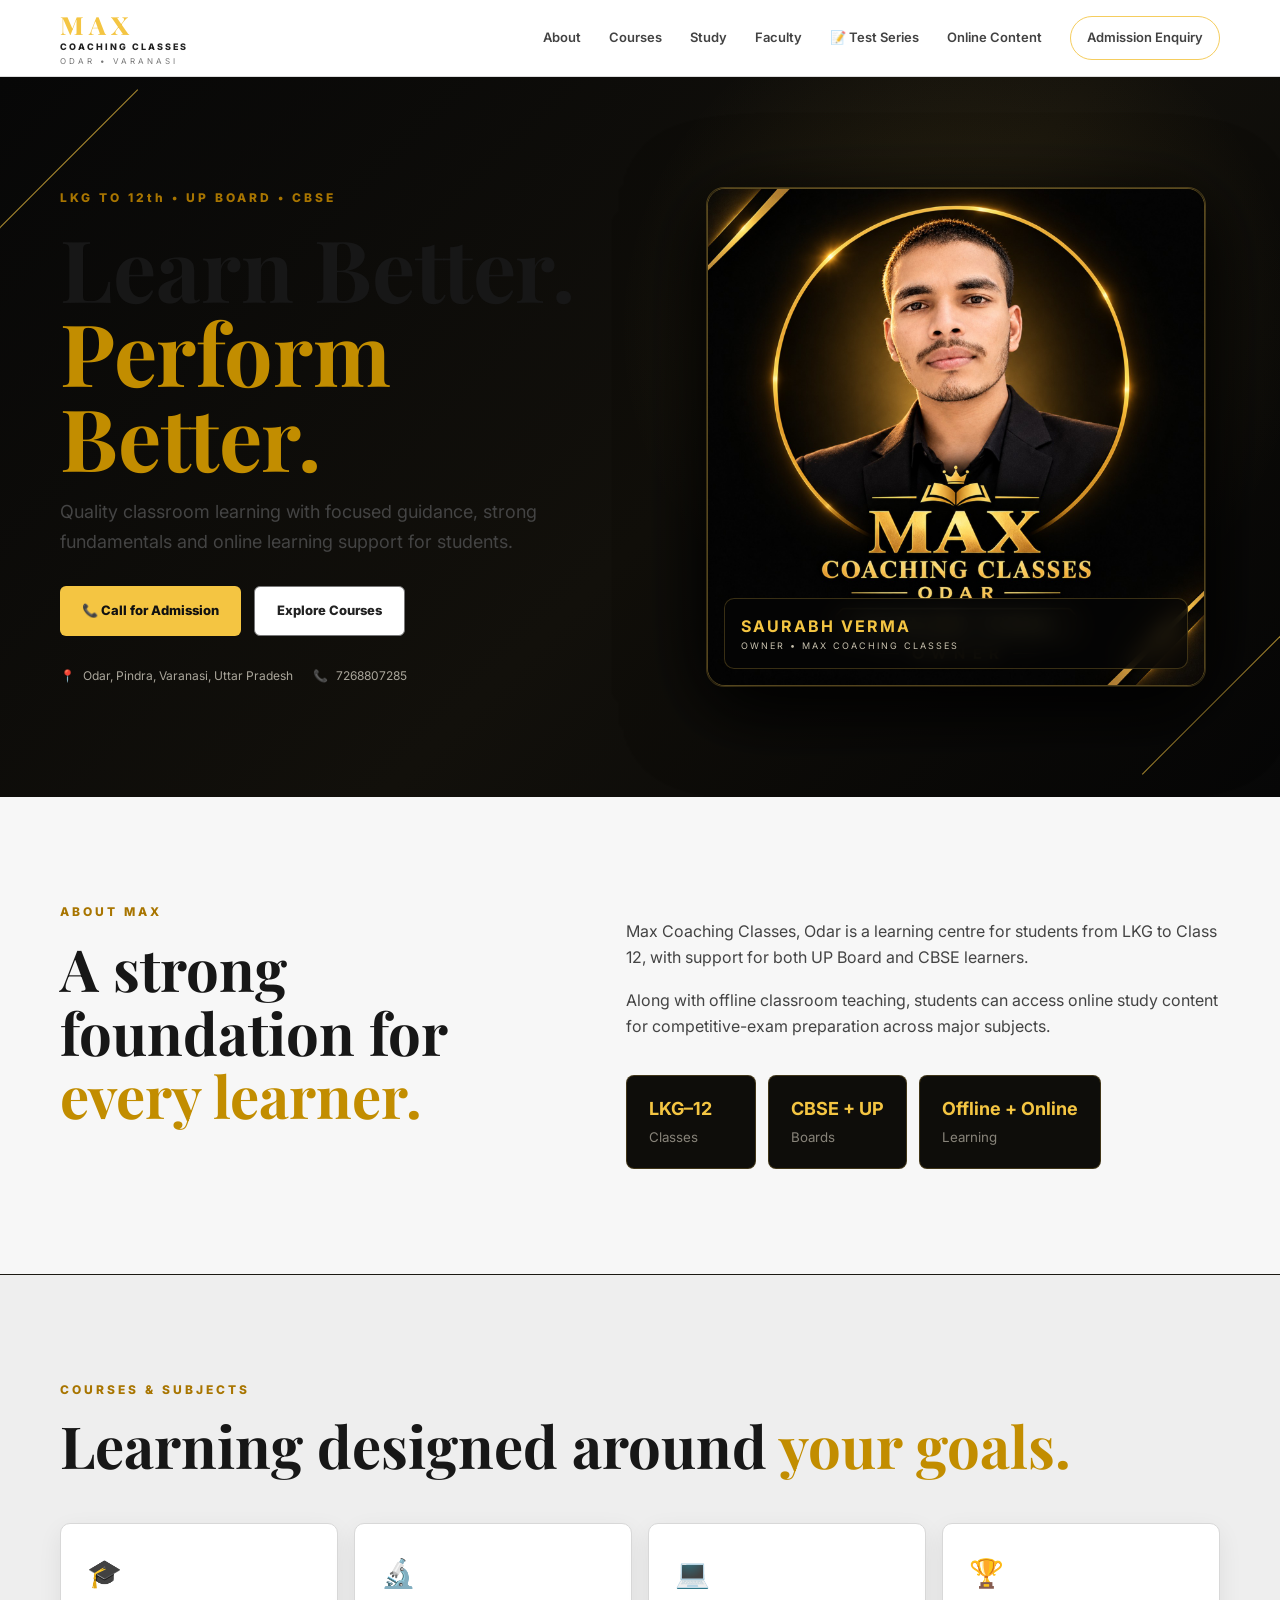
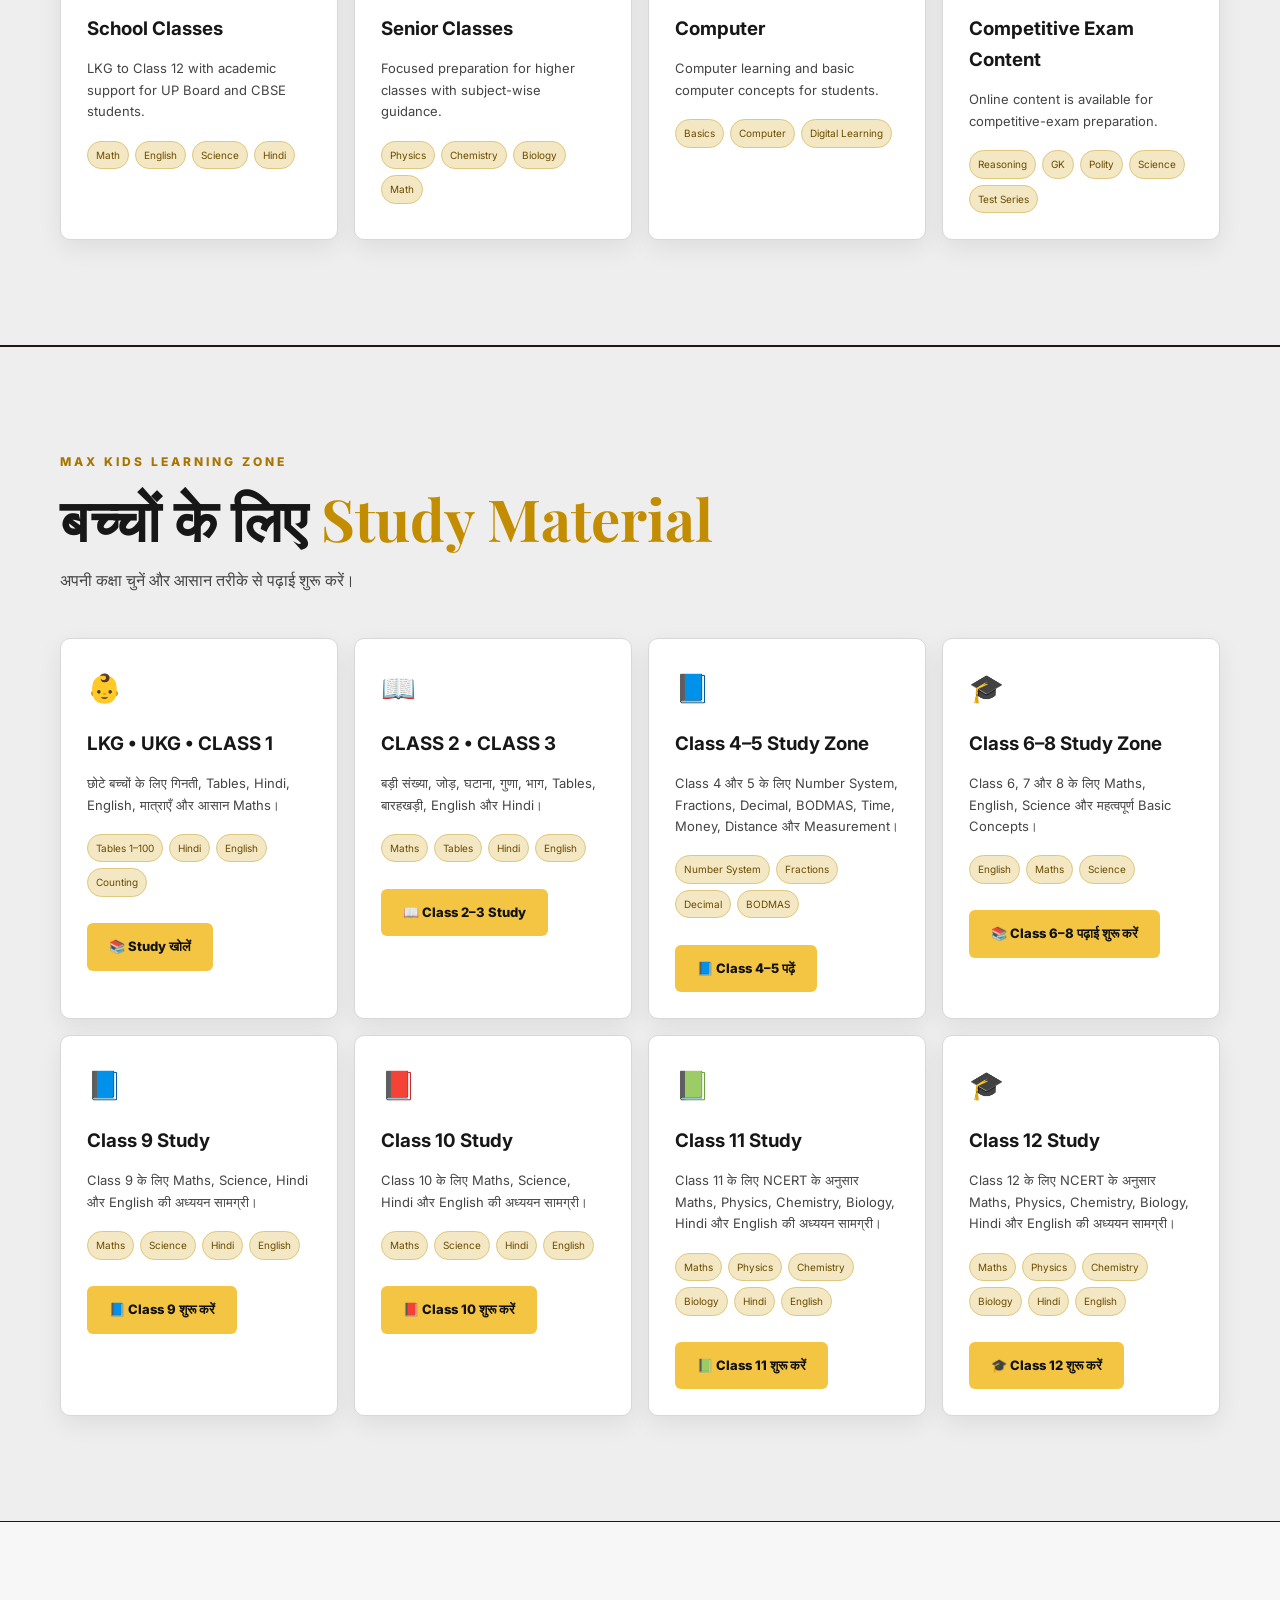
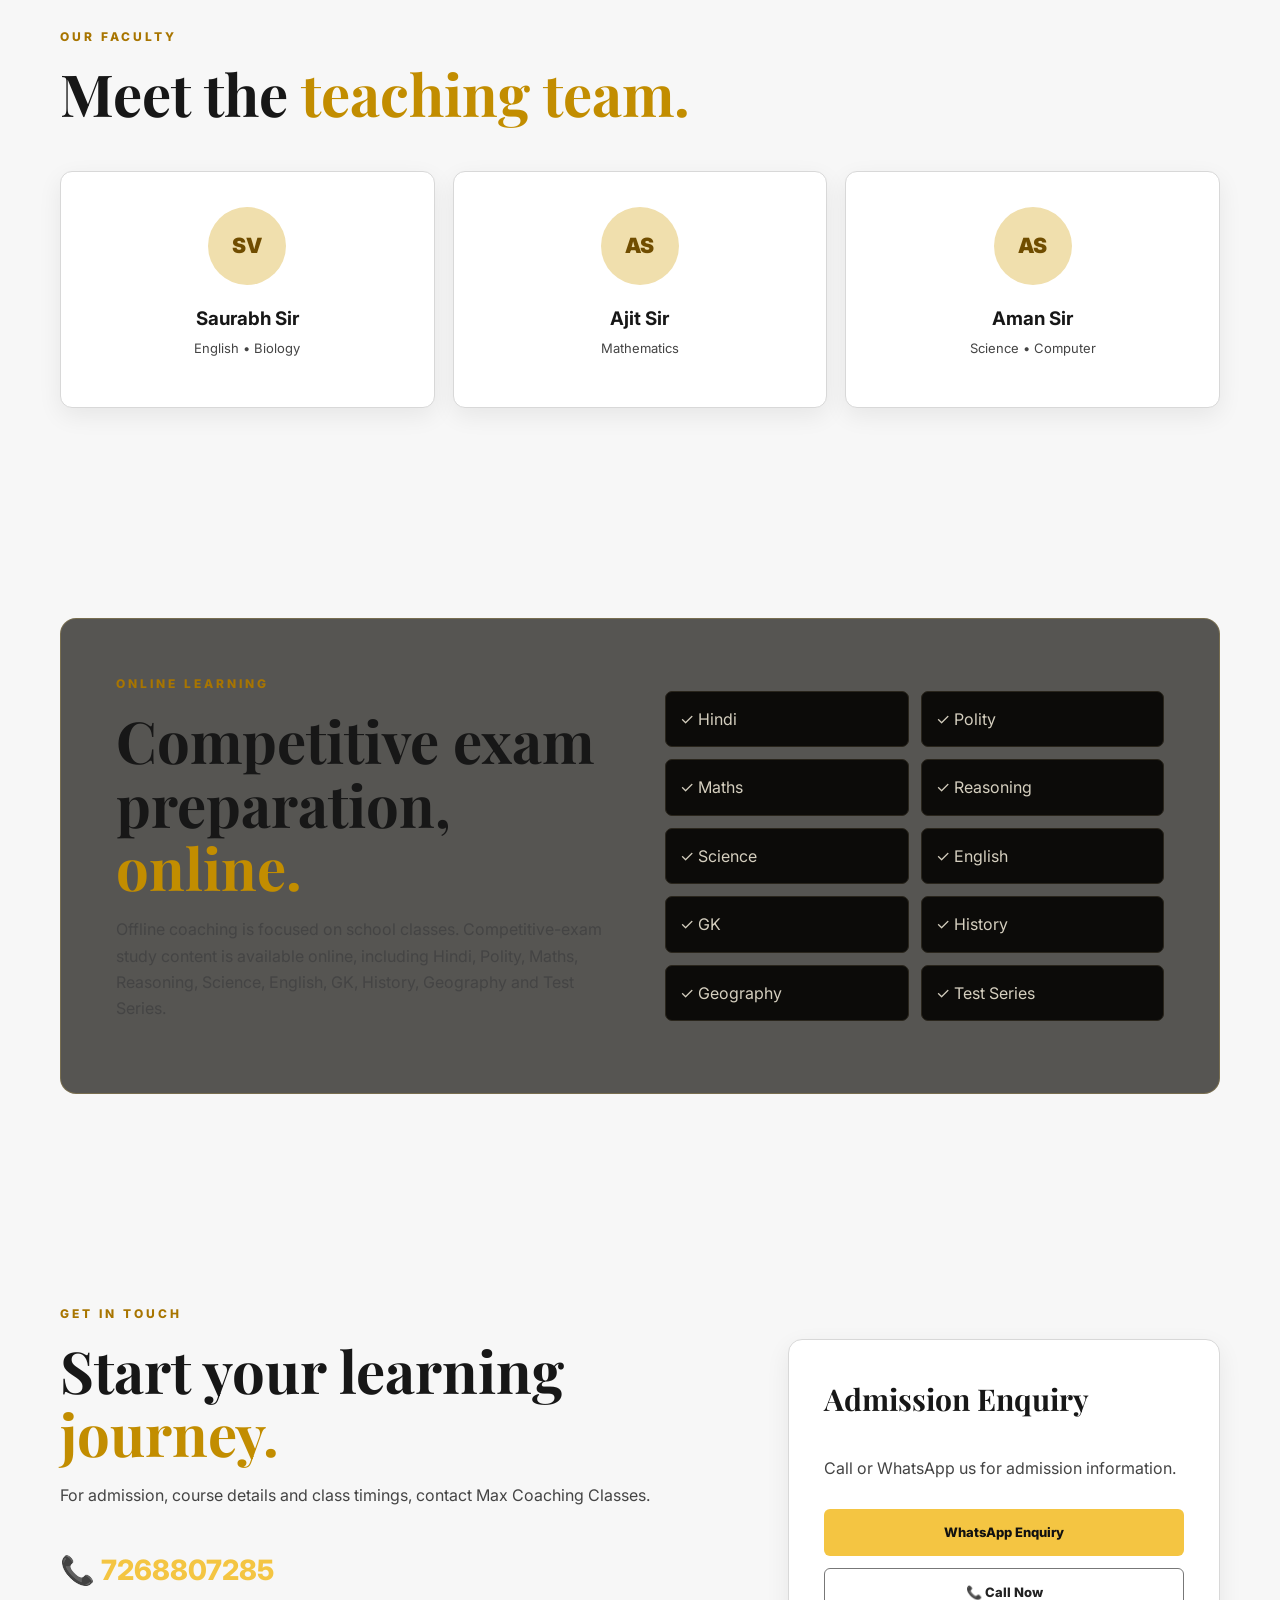
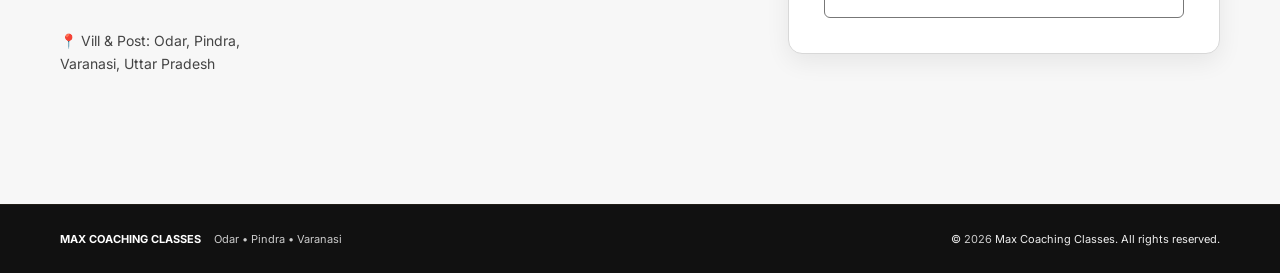
<file: index.html>
<!DOCTYPE html>
<html lang="en">
<head>
<meta name="google-site-verification" content="gpqiXSzu5qxVtRdrdubhtXNwwb8rr8uhG-BmhUnbblc" />
  <meta charset="UTF-8">

  <meta name="description"
        content="Max Coaching Classes Odar, Pindra, Varanasi - LKG to 12th, UP Board, CBSE and online learning content.">

  <meta name="theme-color"
        content="#080808">

  <!-- Google Search Console Verification -->
  <meta name="google-site-verification" content="gpqiXSzu5qxVtRdrdubhtXNwwb8rr8uhG-BmhUnbblc" />
  <title>MAX Coaching Classes | Odar, Varanasi</title>

  <!-- Google Fonts -->
  <link rel="preconnect" href="https://fonts.googleapis.com">

  <link rel="preconnect"
        href="https://fonts.gstatic.com"
        crossorigin>

  <link
    href="https://fonts.googleapis.com/css2?family=Inter:wght@400;500;600;700;800&family=Playfair+Display:wght@600;700;800&display=swap"
    rel="stylesheet">

  <!-- Main CSS -->
  <link rel="stylesheet" href="./style.css">

</head>

<body>

<!-- HEADER -->
<header class="header">
  <div class="container nav">

    <a class="brand" href="#home">
      <span class="brand-max">MAX</span>
      <span>COACHING CLASSES</span>
      <small>ODAR • VARANASI</small>
    </a>

    <button
      class="menu-btn"
      type="button"
      aria-label="Open menu">
      ☰
    </button>

    <nav class="nav-links">
      <a href="#about">About</a>
      <a href="#courses">Courses</a>
      <a href="#study">Study</a>
      <a href="#faculty">Faculty</a>
      <a href="test-series.html">📝 Test Series</a>
      <a href="#online">Online Content</a>
      <a href="#contact" class="nav-cta">Admission Enquiry</a>
    </nav>

  </div>
</header>

<!-- MAIN -->
<main>

<!-- HERO -->
<section id="home" class="hero">
  <div class="hero-glow"></div>

  <div class="container hero-grid">

    <div class="hero-copy">

      <div class="eyebrow">
        LKG TO 12th • UP BOARD • CBSE
      </div>

      <h1>
        Learn Better.<br>
        <span>Perform Better.</span>
      </h1>

      <p class="hero-text">
        Quality classroom learning with focused
        guidance, strong fundamentals and online
        learning support for students.
      </p>

      <div class="hero-buttons">
        <a class="btn btn-gold" href="tel:+917268807285">
          📞 Call for Admission
        </a>

        <a class="btn btn-outline" href="#courses">
          Explore Courses
        </a>
      </div>

      <div class="quick-info">
        <div>
          <b>📍</b>
          <span>Odar, Pindra, Varanasi, Uttar Pradesh</span>
        </div>

        <div>
          <b>📞</b>
          <span>7268807285</span>
        </div>
      </div>

    </div>

    <!-- OWNER PHOTO -->
    <div class="hero-card">
      <div class="gold-ring"></div>

      <div class="owner-photo">
        <img
          src="./owner.png"
          alt="Saurabh Verma - Owner, Max Coaching Classes"
          class="owner-image">
      </div>

      <div class="owner-badge">
        <strong>SAURABH VERMA</strong>
        <span>OWNER • MAX COACHING CLASSES</span>
      </div>
    </div>

  </div>
</section>

<!-- ABOUT -->
<section id="about" class="section">
  <div class="container split">

    <div>
      <div class="section-label">ABOUT MAX</div>

      <h2>
        A strong foundation for
        <span>every learner.</span>
      </h2>
    </div>

    <div>
      <p>
        Max Coaching Classes, Odar is a learning
        centre for students from LKG to Class 12,
        with support for both UP Board and CBSE
        learners.
      </p>

      <p>
        Along with offline classroom teaching,
        students can access online study content
        for competitive-exam preparation across
        major subjects.
      </p>

      <div class="stats">
        <div>
          <strong>LKG–12</strong>
          <small>Classes</small>
        </div>

        <div>
          <strong>CBSE + UP</strong>
          <small>Boards</small>
        </div>

        <div>
          <strong>Offline + Online</strong>
          <small>Learning</small>
        </div>
      </div>
    </div>

  </div>
</section>

<!-- COURSES -->
<section id="courses" class="section dark-section">
  <div class="container">

    <div class="section-label">COURSES & SUBJECTS</div>

    <h2>
      Learning designed around
      <span>your goals.</span>
    </h2>

    <div class="cards">

      <!-- SCHOOL CLASSES -->
      <article class="card">
        <div class="icon">🎓</div>
        <h3>School Classes</h3>

        <p>
          LKG to Class 12 with academic
          support for UP Board and CBSE
          students.
        </p>

        <div class="tags">
          <span>Math</span>
          <span>English</span>
          <span>Science</span>
          <span>Hindi</span>
        </div>
      </article>

      <!-- SENIOR CLASSES -->
      <article class="card">
        <div class="icon">🔬</div>
        <h3>Senior Classes</h3>

        <p>
          Focused preparation for higher
          classes with subject-wise guidance.
        </p>

        <div class="tags">
          <span>Physics</span>
          <span>Chemistry</span>
          <span>Biology</span>
          <span>Math</span>
        </div>
      </article>

      <!-- COMPUTER -->
      <article class="card">
        <div class="icon">💻</div>
        <h3>Computer</h3>

        <p>
          Computer learning and basic
          computer concepts for students.
        </p>

        <div class="tags">
          <span>Basics</span>
          <span>Computer</span>
          <span>Digital Learning</span>
        </div>
      </article>

      <!-- COMPETITIVE -->
      <article class="card">
        <div class="icon">🏆</div>
        <h3>Competitive Exam Content</h3>

        <p>
          Online content is available for
          competitive-exam preparation.
        </p>

        <div class="tags">
          <span>Reasoning</span>
          <span>GK</span>
          <span>Polity</span>
          <span>Science</span>
          <span>Test Series</span>
        </div>
      </article>

    </div>
  </div>
</section>

<!-- STUDY ZONE -->
<section id="study" class="section dark-section">
  <div class="container">

    <div class="section-label">MAX KIDS LEARNING ZONE</div>

    <h2>
      बच्चों के लिए
      <span>Study Material</span>
    </h2>

    <p>
      अपनी कक्षा चुनें और आसान तरीके से
      पढ़ाई शुरू करें।
    </p>

    <div class="cards">

      <!-- LKG UKG CLASS 1 -->
      <article class="card">
        <div class="icon">👶</div>
        <h3>LKG • UKG • CLASS 1</h3>

        <p>
          छोटे बच्चों के लिए गिनती,
          Tables, Hindi, English,
          मात्राएँ और आसान Maths।
        </p>

        <div class="tags">
          <span>Tables 1–100</span>
          <span>Hindi</span>
          <span>English</span>
          <span>Counting</span>
        </div>

        <br>

        <a class="btn btn-gold" href="study.html">
          📚 Study खोलें
        </a>
      </article>

      <!-- CLASS 2–3 -->
      <article class="card">
        <div class="icon">📖</div>
        <h3>CLASS 2 • CLASS 3</h3>

        <p>
          बड़ी संख्या, जोड़, घटाना,
          गुणा, भाग, Tables, बारहखड़ी,
          English और Hindi।
        </p>

        <div class="tags">
          <span>Maths</span>
          <span>Tables</span>
          <span>Hindi</span>
          <span>English</span>
        </div>

        <br>

        <a class="btn btn-gold" href="study23.html">
          📖 Class 2–3 Study
        </a>
      </article>

      <!-- CLASS 4–5 -->
      <article class="card">
        <div class="icon">📘</div>
        <h3>Class 4–5 Study Zone</h3>

        <p>
          Class 4 और 5 के लिए Number System,
          Fractions, Decimal, BODMAS, Time,
          Money, Distance और Measurement।
        </p>

        <div class="tags">
          <span>Number System</span>
          <span>Fractions</span>
          <span>Decimal</span>
          <span>BODMAS</span>
        </div>

        <br>

        <a class="btn btn-gold" href="class4-5.html">
          📘 Class 4–5 पढ़ें
        </a>
      </article>

      <!-- CLASS 6–8 -->
      <article class="card">
        <div class="icon">🎓</div>
        <h3>Class 6–8 Study Zone</h3>

        <p>
          Class 6, 7 और 8 के लिए Maths,
          English, Science और महत्वपूर्ण
          Basic Concepts।
        </p>

        <div class="tags">
          <span>English</span>
          <span>Maths</span>
          <span>Science</span>
        </div>

        <br>

        <a class="btn btn-gold" href="class6-8.html">
          📚 Class 6–8 पढ़ाई शुरू करें
        </a>
      </article>

      <!-- CLASS 9 -->
      <article class="card">
        <div class="icon">📘</div>
        <h3>Class 9 Study</h3>

        <p>
          Class 9 के लिए Maths, Science,
          Hindi और English की अध्ययन सामग्री।
        </p>

        <div class="tags">
          <span>Maths</span>
          <span>Science</span>
          <span>Hindi</span>
          <span>English</span>
        </div>

        <br>

        <a class="btn btn-gold" href="class9.html">
          📘 Class 9 शुरू करें
        </a>
      </article>

      <!-- CLASS 10 -->
      <article class="card">
        <div class="icon">📕</div>
        <h3>Class 10 Study</h3>

        <p>
          Class 10 के लिए Maths, Science,
          Hindi और English की अध्ययन सामग्री।
        </p>

        <div class="tags">
          <span>Maths</span>
          <span>Science</span>
          <span>Hindi</span>
          <span>English</span>
        </div>

        <br>

        <a class="btn btn-gold" href="class10.html">
          📕 Class 10 शुरू करें
        </a>
      </article>

      <!-- CLASS 11 -->
      <article class="card">
        <div class="icon">📗</div>
        <h3>Class 11 Study</h3>

        <p>
          Class 11 के लिए NCERT के अनुसार
          Maths, Physics, Chemistry, Biology,
          Hindi और English की अध्ययन सामग्री।
        </p>

        <div class="tags">
          <span>Maths</span>
          <span>Physics</span>
          <span>Chemistry</span>
          <span>Biology</span>
          <span>Hindi</span>
          <span>English</span>
        </div>

        <br>

        <a class="btn btn-gold" href="class11.html">
          📗 Class 11 शुरू करें
        </a>
      </article>

      <!-- CLASS 12 -->
      <article class="card">
        <div class="icon">🎓</div>
        <h3>Class 12 Study</h3>

        <p>
          Class 12 के लिए NCERT के अनुसार
          Maths, Physics, Chemistry, Biology,
          Hindi और English की अध्ययन सामग्री।
        </p>

        <div class="tags">
          <span>Maths</span>
          <span>Physics</span>
          <span>Chemistry</span>
          <span>Biology</span>
          <span>Hindi</span>
          <span>English</span>
        </div>

        <br>

        <a class="btn btn-gold" href="class12.html">
          🎓 Class 12 शुरू करें
        </a>
      </article>

    </div>
  </div>
</section>

<!-- FACULTY -->
<section id="faculty" class="section">
  <div class="container">

    <div class="section-label">OUR FACULTY</div>

    <h2>
      Meet the
      <span>teaching team.</span>
    </h2>

    <div class="faculty-grid">

      <div class="faculty">
        <div class="avatar">SV</div>
        <h3>Saurabh Sir</h3>
        <p>English • Biology</p>
      </div>

      <div class="faculty">
        <div class="avatar">AS</div>
        <h3>Ajit Sir</h3>
        <p>Mathematics</p>
      </div>

      <div class="faculty">
        <div class="avatar">AS</div>
        <h3>Aman Sir</h3>
        <p>Science • Computer</p>
      </div>

    </div>
  </div>
</section>

<!-- ONLINE LEARNING -->
<section id="online" class="section online-section">
  <div class="container online-box">

    <div>
      <div class="section-label">ONLINE LEARNING</div>

      <h2>
        Competitive exam preparation,
        <span>online.</span>
      </h2>

      <p>
        Offline coaching is focused on school
        classes. Competitive-exam study content
        is available online, including Hindi,
        Polity, Maths, Reasoning, Science,
        English, GK, History, Geography and
        Test Series.
      </p>
    </div>

    <div class="online-list">
      <span>✓ Hindi</span>
      <span>✓ Polity</span>
      <span>✓ Maths</span>
      <span>✓ Reasoning</span>
      <span>✓ Science</span>
      <span>✓ English</span>
      <span>✓ GK</span>
      <span>✓ History</span>
      <span>✓ Geography</span>
      <span>✓ Test Series</span>
    </div>

  </div>
</section>

<!-- CONTACT -->
<section id="contact" class="section contact-section">
  <div class="container contact-grid">

    <div>
      <div class="section-label">GET IN TOUCH</div>

      <h2>
        Start your learning
        <span>journey.</span>
      </h2>

      <p>
        For admission, course details and
        class timings, contact Max Coaching
        Classes.
      </p>

      <a class="big-phone" href="tel:+917268807285">
        📞 7268807285
      </a>

      <p class="address">
        📍 Vill & Post: Odar, Pindra,
        <br>
        Varanasi, Uttar Pradesh
      </p>
    </div>

    <div class="contact-card">
      <h3>Admission Enquiry</h3>

      <p>
        Call or WhatsApp us for admission
        information.
      </p>

      <a
        class="btn btn-gold full"
        href="https://wa.me/917268807285?text=Hello%20Max%20Coaching%20Classes,%20I%20want%20admission%20details."
        target="_blank"
        rel="noopener">
        WhatsApp Enquiry
      </a>

      <a
        class="btn btn-outline full"
        href="tel:+917268807285">
        📞 Call Now
      </a>
    </div>

  </div>
</section>

</main>

<!-- FOOTER -->
<footer>
  <div class="container footer">

    <div>
      <strong>MAX COACHING CLASSES</strong>
      <span>Odar • Pindra • Varanasi</span>
    </div>

    <div>
      © <span id="year"></span>
      Max Coaching Classes.
      All rights reserved.
    </div>

  </div>
</footer>

<!-- JAVASCRIPT -->
<script src="./script.js"></script>

<script>
  /* Current year */
  const yearElement = document.getElementById("year");

  if (yearElement) {
    yearElement.textContent = new Date().getFullYear();
  }
</script>

</body>
</html>
</file>
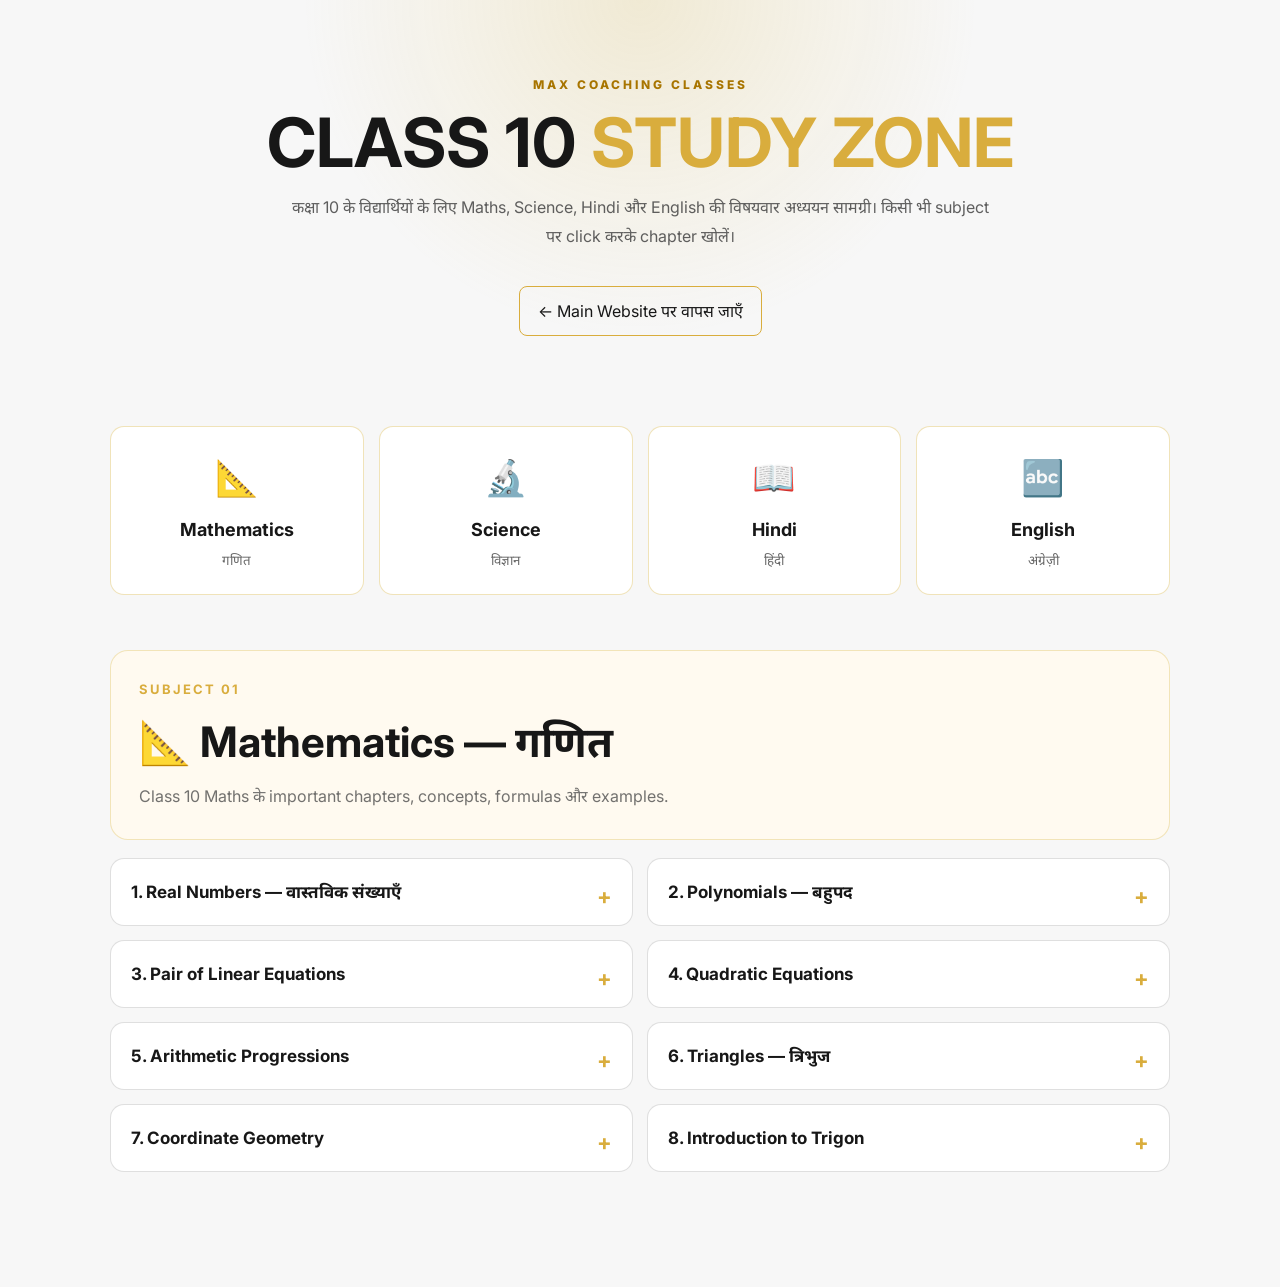
<file: class10.html>
<!DOCTYPE html>
<html lang="hi">
<head>

  <meta charset="UTF-8">
  <meta name="viewport" content="width=device-width, initial-scale=1.0">

  <meta name="description"
    content="MAX Coaching Classes - Class 10 Study Material for Maths, Science, Hindi and English.">

  <title>Class 10 Study | MAX Coaching Classes</title>

  <link rel="preconnect" href="https://fonts.googleapis.com">
  <link rel="preconnect" href="https://fonts.gstatic.com" crossorigin>

  <link
    href="https://fonts.googleapis.com/css2?family=Inter:wght@400;500;600;700;800&family=Noto+Sans+Devanagari:wght@400;500;600;700;800&family=Playfair+Display:wght@600;700;800&display=swap"
    rel="stylesheet">

  <link rel="stylesheet" href="style.css">

  <style>

    /* =====================================================
       CLASS 10 PAGE
       ===================================================== */

    .class10-page {
      min-height: 100vh;
      padding-bottom: 60px;
      font-family: Inter, "Noto Sans Devanagari", sans-serif;
    }

    .class10-hero {
      padding: 75px 20px 55px;
      text-align: center;
      background:
        radial-gradient(circle at 50% 0%, rgba(212,175,55,.16), transparent 45%),
        var(--bg, #080808);
    }

    .class10-hero .section-label {
      margin-bottom: 12px;
    }

    .class10-hero h1 {
      margin: 0 auto 15px;
      max-width: 850px;
      font-size: clamp(38px, 6vw, 68px);
      line-height: 1.05;
    }

    .class10-hero h1 span {
      color: #d9ad3d;
    }

    .class10-hero p {
      max-width: 700px;
      margin: 0 auto 25px;
      line-height: 1.8;
      opacity: .85;
    }

    .class10-back {
      display: inline-block;
      margin-top: 10px;
      padding: 11px 18px;
      border: 1px solid #d9ad3d;
      border-radius: 8px;
      color: inherit;
      text-decoration: none;
    }

    .class10-back:hover {
      background: #d9ad3d;
      color: #111;
    }

    /* SUBJECT MENU */

    .subject-menu {
      max-width: 1100px;
      margin: 35px auto;
      padding: 0 20px;

      display: grid;
      grid-template-columns: repeat(4, 1fr);
      gap: 15px;
    }

    .subject-link {
      display: block;
      padding: 22px 15px;
      text-align: center;

      border: 1px solid rgba(212,175,55,.35);
      border-radius: 14px;

      text-decoration: none;
      color: inherit;

      background: rgba(255,255,255,.035);

      transition: .25s ease;
    }

    .subject-link:hover {
      transform: translateY(-4px);
      border-color: #d9ad3d;
      background: rgba(212,175,55,.10);
    }

    .subject-link .subject-icon {
      display: block;
      font-size: 35px;
      margin-bottom: 8px;
    }

    .subject-link strong {
      display: block;
      font-size: 18px;
    }

    .subject-link small {
      display: block;
      margin-top: 5px;
      opacity: .65;
    }

    /* CONTENT */

    .class10-content {
      max-width: 1100px;
      margin: 0 auto;
      padding: 0 20px;
    }

    .subject-section {
      margin: 55px 0;
      scroll-margin-top: 80px;
    }

    .subject-header {
      padding: 28px;
      margin-bottom: 18px;

      border-radius: 18px;
      border: 1px solid rgba(212,175,55,.30);

      background:
        linear-gradient(
          135deg,
          rgba(212,175,55,.10),
          rgba(255,255,255,.025)
        );
    }

    .subject-header .subject-number {
      font-size: 13px;
      letter-spacing: 2px;
      text-transform: uppercase;
      color: #d9ad3d;
      font-weight: 700;
    }

    .subject-header h2 {
      margin: 7px 0;
      font-size: clamp(28px, 4vw, 42px);
    }

    .subject-header p {
      margin: 0;
      line-height: 1.7;
      opacity: .75;
    }

    /* CHAPTER GRID */

    .chapter-grid {
      display: grid;
      grid-template-columns: repeat(2, 1fr);
      gap: 14px;
    }

    .chapter-card {
      border: 1px solid rgba(128,128,128,.25);
      border-radius: 14px;
      overflow: hidden;

      background: rgba(128,128,128,.055);
    }

    .chapter-card summary {
      cursor: pointer;
      list-style: none;
      padding: 19px 20px;

      font-weight: 700;
      font-size: 17px;
    }

    .chapter-card summary::-webkit-details-marker {
      display: none;
    }

    .chapter-card summary::after {
      content: "+";
      float: right;
      font-size: 22px;
      color: #d9ad3d;
    }

    .chapter-card[open] summary::after {
      content: "−";
    }

    .chapter-card summary:hover {
      background: rgba(212,175,55,.07);
    }

    .chapter-content {
      padding: 0 20px 20px;
      line-height: 1.75;
      border-top: 1px solid rgba(128,128,128,.18);
    }

    .chapter-content h4 {
      color: #d9ad3d;
      margin-bottom: 6px;
    }

    .chapter-content ul {
      padding-left: 20px;
    }

    .chapter-content li {
      margin-bottom: 7px;
    }

    .formula {
      padding: 14px;
      margin: 12px 0;

      border-radius: 10px;
      background: rgba(212,175,55,.08);

      font-weight: 700;
      overflow-x: auto;
    }

    .example {
      padding: 14px;
      margin-top: 12px;

      border-left: 3px solid #d9ad3d;
      background: rgba(128,128,128,.08);
    }

    /* ENGLISH / HINDI */

    .language-box {
      padding: 18px;
      border-radius: 12px;
      background: rgba(128,128,128,.06);
      line-height: 1.8;
    }

    .language-box strong {
      color: #d9ad3d;
    }

    /* TOP BUTTON */

    .top-button {
      display: block;
      width: max-content;
      margin: 25px auto 0;

      padding: 10px 18px;
      border-radius: 8px;

      text-decoration: none;
      color: inherit;

      border: 1px solid rgba(212,175,55,.45);
    }

    .top-button:hover {
      background: #d9ad3d;
      color: #111;
    }

    /* LIGHT MODE SUPPORT */

    @media (prefers-color-scheme: light) {

      .class10-hero {
        background:
          radial-gradient(circle at 50% 0%, rgba(212,175,55,.18), transparent 45%),
          #f7f7f7;
      }

      .subject-link,
      .chapter-card,
      .language-box {
        background: #ffffff;
      }

      .subject-header {
        background: #fffaf0;
      }

      .chapter-content {
        background: #ffffff;
      }

    }

    /* TABLET */

    @media (max-width: 800px) {

      .subject-menu {
        grid-template-columns: repeat(2, 1fr);
      }

      .chapter-grid {
        grid-template-columns: 1fr;
      }

    }

    /* MOBILE */

    @media (max-width: 520px) {

      .class10-hero {
        padding-top: 55px;
      }

      .subject-menu {
        grid-template-columns: 1fr 1fr;
        gap: 10px;
      }

      .subject-link {
        padding: 18px 8px;
      }

      .subject-link .subject-icon {
        font-size: 28px;
      }

      .subject-link strong {
        font-size: 15px;
      }

      .subject-header {
        padding: 20px;
      }

      .chapter-card summary {
        font-size: 15px;
      }

    }

  </style>

</head>


<body id="top">


<div class="class10-page">


  <!-- =====================================================
       HEADER / HERO
       ===================================================== -->

  <section class="class10-hero">

    <div class="section-label">
      MAX COACHING CLASSES
    </div>

    <h1>
      CLASS 10
      <span>STUDY ZONE</span>
    </h1>

    <p>
      कक्षा 10 के विद्यार्थियों के लिए Maths, Science,
      Hindi और English की विषयवार अध्ययन सामग्री।
      किसी भी subject पर click करके chapter खोलें।
    </p>

    <a class="class10-back" href="index.html">
      ← Main Website पर वापस जाएँ
    </a>

  </section>


  <!-- =====================================================
       SUBJECT MENU
       ===================================================== -->

  <div class="subject-menu">

    <a class="subject-link" href="#maths">

      <span class="subject-icon">📐</span>

      <strong>Mathematics</strong>

      <small>गणित</small>

    </a>


    <a class="subject-link" href="#science">

      <span class="subject-icon">🔬</span>

      <strong>Science</strong>

      <small>विज्ञान</small>

    </a>


    <a class="subject-link" href="#hindi">

      <span class="subject-icon">📖</span>

      <strong>Hindi</strong>

      <small>हिंदी</small>

    </a>


    <a class="subject-link" href="#english">

      <span class="subject-icon">🔤</span>

      <strong>English</strong>

      <small>अंग्रेज़ी</small>

    </a>

  </div>


  <main class="class10-content">


    <!-- ===================================================
         MATHEMATICS
         =================================================== -->

    <section id="maths" class="subject-section">

      <div class="subject-header">

        <div class="subject-number">
          Subject 01
        </div>

        <h2>📐 Mathematics — गणित</h2>

        <p>
          Class 10 Maths के important chapters,
          concepts, formulas और examples.
        </p>

      </div>


      <div class="chapter-grid">


        <details class="chapter-card">

          <summary>
            1. Real Numbers — वास्तविक संख्याएँ
          </summary>

          <div class="chapter-content">

            <h4>मुख्य बातें</h4>

            <ul>
              <li>Euclid's Division Algorithm</li>
              <li>HCF और LCM</li>
              <li>Prime Factorisation</li>
              <li>Irrational Numbers</li>
              <li>Decimal Expansion</li>
            </ul>

            <div class="formula">
              a = bq + r
              <br>
              जहाँ 0 ≤ r &lt; b
            </div>

            <div class="example">
              <b>Example:</b>
              135 और 225 का HCF निकालने के लिए
              Euclid Algorithm का प्रयोग करें।
            </div>

          </div>

        </details>


        <details class="chapter-card">

          <summary>
            2. Polynomials — बहुपद
          </summary>

          <div class="chapter-content">

            <h4>मुख्य बातें</h4>

            <ul>
              <li>Polynomial की degree</li>
              <li>Zeroes of polynomial</li>
              <li>Relationship between zeroes and coefficients</li>
              <li>Quadratic polynomial</li>
            </ul>

            <div class="formula">
              For ax² + bx + c:
              <br>
              Sum of zeroes = −b/a
              <br>
              Product of zeroes = c/a
            </div>

          </div>

        </details>


        <details class="chapter-card">

          <summary>
            3. Pair of Linear Equations
          </summary>

          <div class="chapter-content">

            <h4>मुख्य बातें</h4>

            <ul>
              <li>Linear equations in two variables</li>
              <li>Graphical method</li>
              <li>Substitution method</li>
              <li>Elimination method</li>
              <li>Cross multiplication method</li>
            </ul>

            <div class="example">
              <b>Example:</b><br>
              x + y = 10<br>
              x − y = 2
              <br><br>
              दोनों equations को solve करके x और y ज्ञात करें।
            </div>

          </div>

        </details>


        <details class="chapter-card">

          <summary>
            4. Quadratic Equations
          </summary>

          <div class="chapter-content">

            <h4>मुख्य बातें</h4>

            <ul>
              <li>Standard form</li>
              <li>Factorisation</li>
              <li>Quadratic formula</li>
              <li>Nature of roots</li>
            </ul>

            <div class="formula">
              ax² + bx + c = 0
              <br><br>
              x = (−b ± √(b² − 4ac)) / 2a
            </div>

          </div>

        </details>


        <details class="chapter-card">

          <summary>
            5. Arithmetic Progressions
          </summary>

          <div class="chapter-content">

            <h4>मुख्य बातें</h4>

            <ul>
              <li>AP का अर्थ</li>
              <li>Common Difference</li>
              <li>nth term</li>
              <li>Sum of n terms</li>
            </ul>

            <div class="formula">
              aₙ = a + (n − 1)d
              <br><br>
              Sₙ = n/2 [2a + (n − 1)d]
            </div>

          </div>

        </details>


        <details class="chapter-card">

          <summary>
            6. Triangles — त्रिभुज
          </summary>

          <div class="chapter-content">

            <h4>मुख्य बातें</h4>

            <ul>
              <li>Similarity of triangles</li>
              <li>Basic Proportionality Theorem</li>
              <li>Criteria for similarity</li>
              <li>Pythagoras theorem</li>
            </ul>

            <div class="formula">
              Pythagoras:
              <br>
              Hypotenuse² = Base² + Perpendicular²
            </div>

          </div>

        </details>


        <details class="chapter-card">

          <summary>
            7. Coordinate Geometry
          </summary>

          <div class="chapter-content">

            <h4>मुख्य बातें</h4>

            <ul>
              <li>Distance formula</li>
              <li>Section formula</li>
              <li>Coordinates</li>
              <li>Area of triangle</li>
            </ul>

            <div class="formula">
              Distance =
              √[(x₂−x₁)² + (y₂−y₁)²]
            </div>

          </div>

        </details>


        <details class="chapter-card">

          <summary>
            8. Introduction to Trigon
</file>
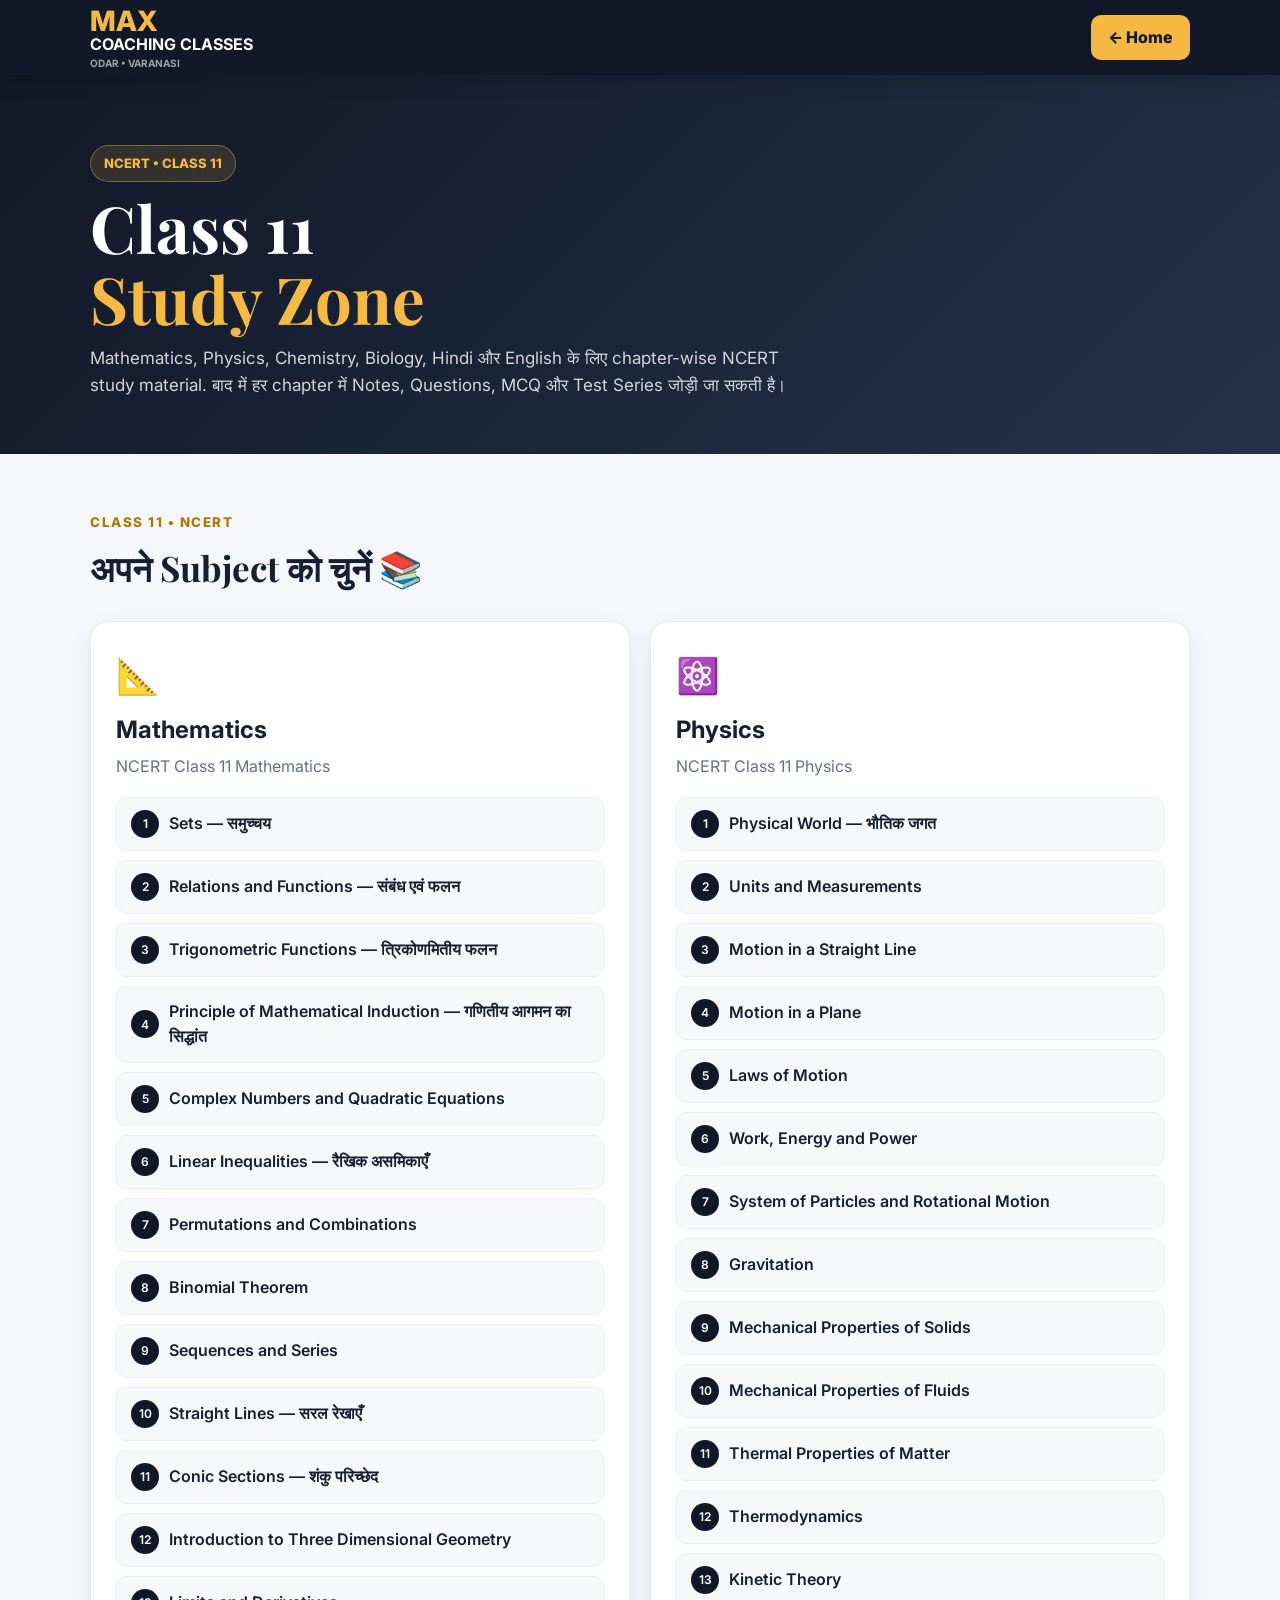
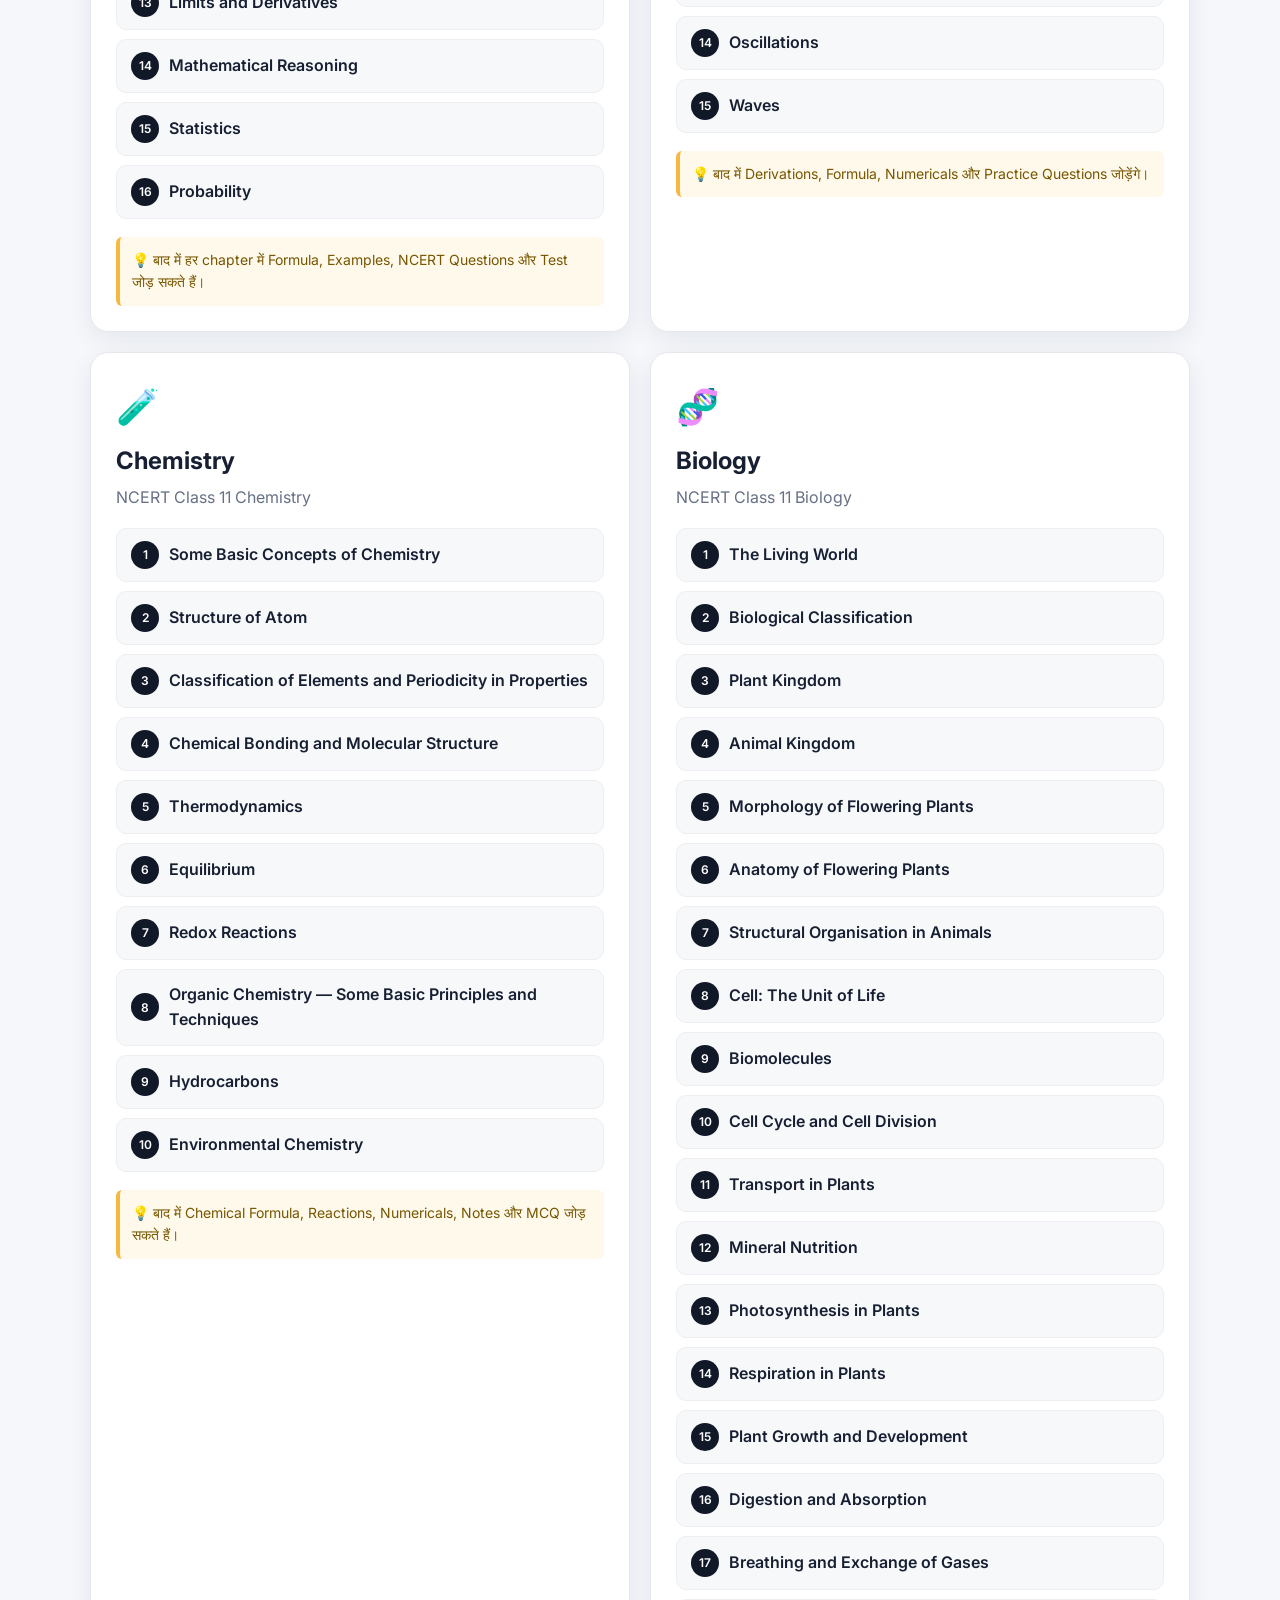
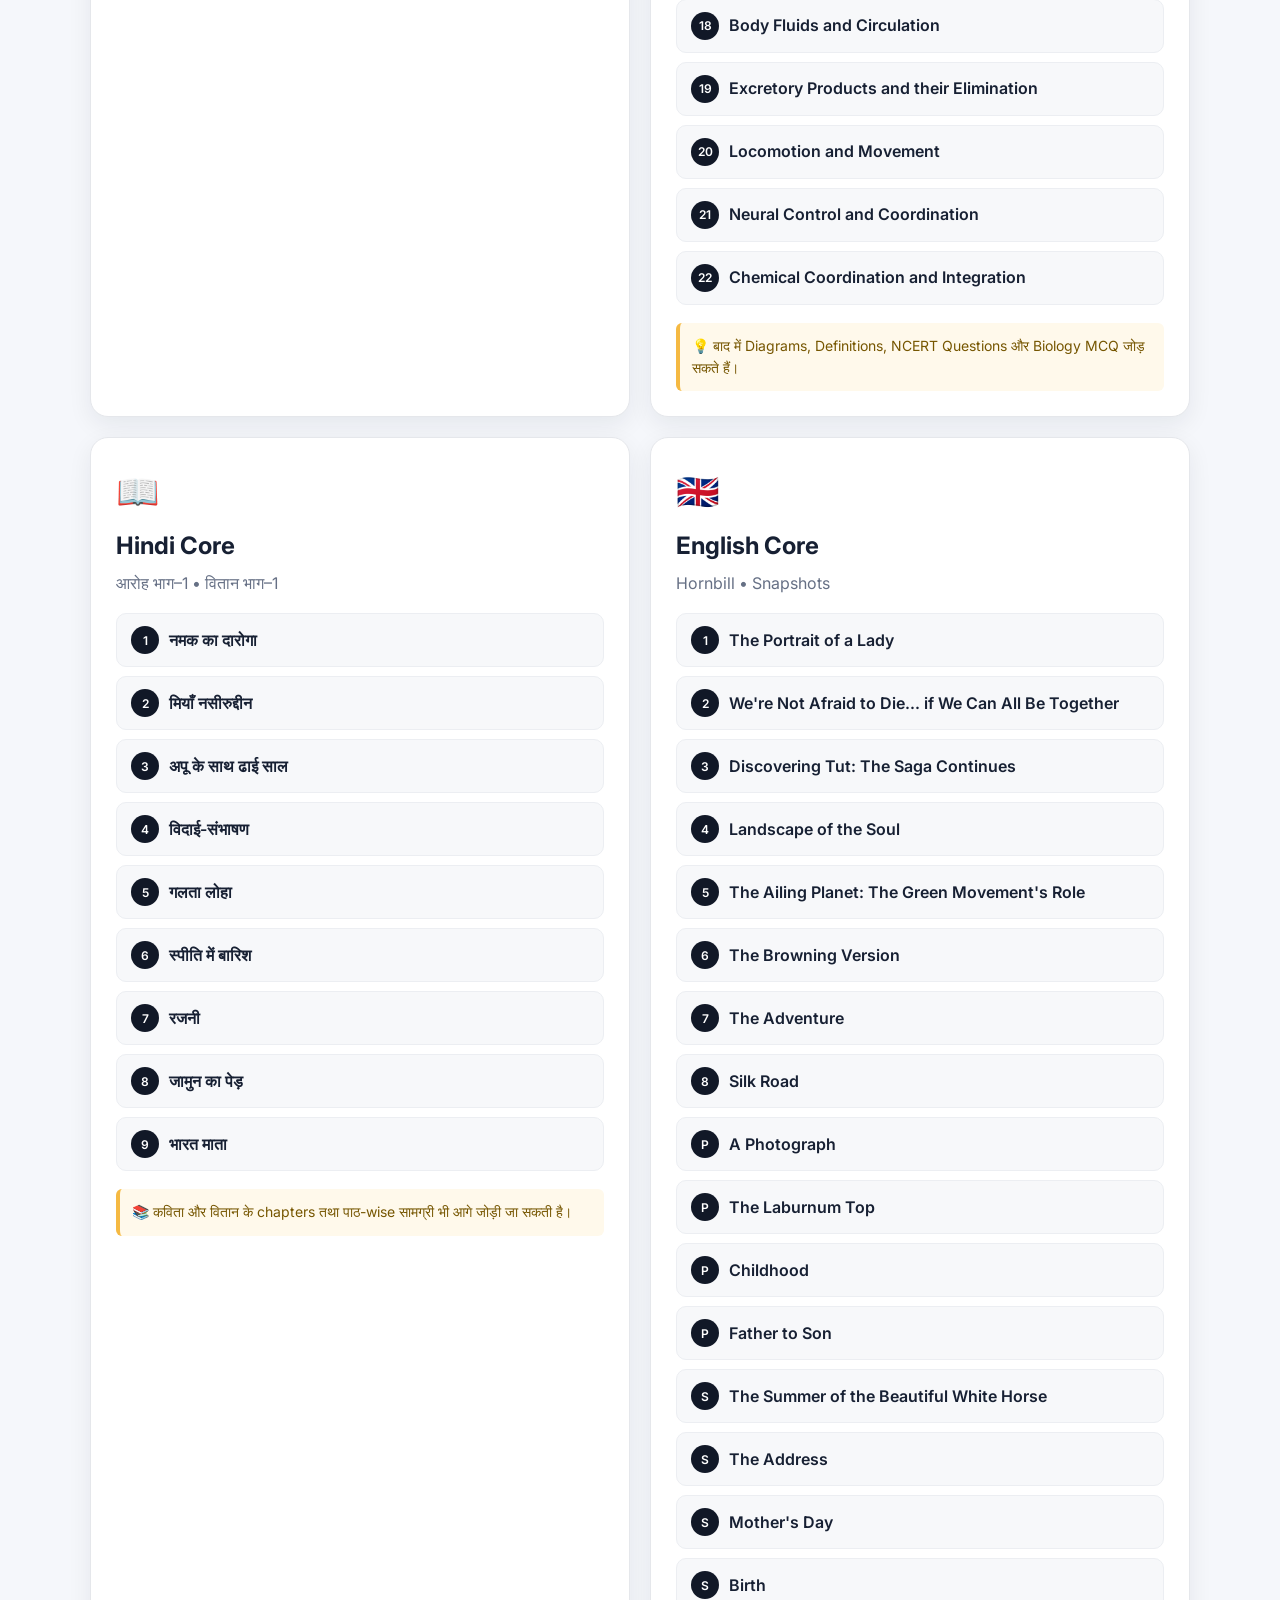
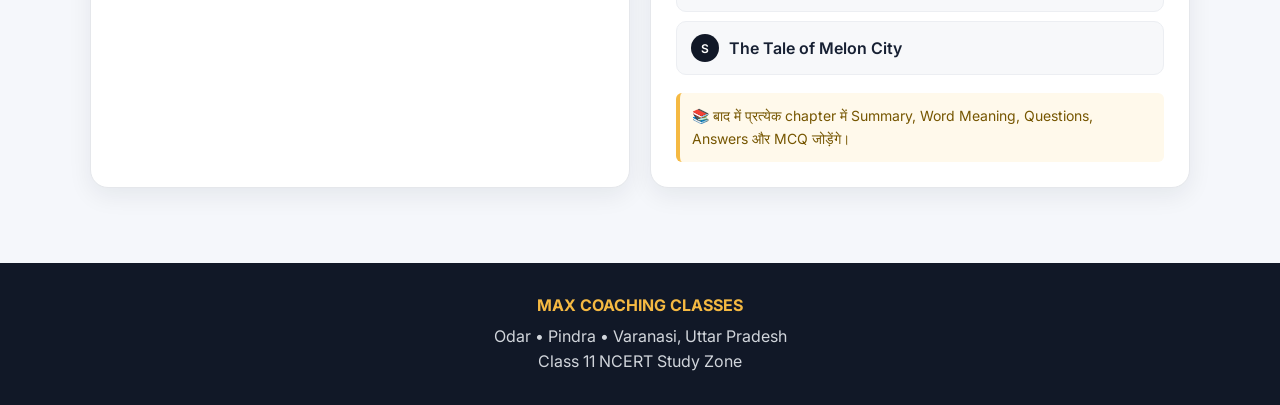
<file: class11.html>
<!DOCTYPE html><html lang="hi">
<head>
<meta charset="UTF-8">
<meta name="viewport" content="width=device-width, initial-scale=1.0">
<meta name="description" content="MAX Coaching Classes - Class 11 NCERT Study Material">
<title>Class 11 | MAX Coaching Classes</title><link rel="preconnect" href="https://fonts.googleapis.com">
<link rel="preconnect" href="https://fonts.gstatic.com" crossorigin>
<link href="https://fonts.googleapis.com/css2?family=Inter:wght@400;500;600;700;800&family=Playfair+Display:wght@600;700;800&display=swap" rel="stylesheet"><style>
*{box-sizing:border-box;margin:0;padding:0}

body{
  font-family:Inter,Arial,sans-serif;
  background:#f5f7fb;
  color:#172033;
  line-height:1.6;
}

a{text-decoration:none;color:inherit}

.container{
  width:min(1100px,92%);
  margin:auto;
}

.header{
  background:#111827;
  color:white;
  position:sticky;
  top:0;
  z-index:100;
  box-shadow:0 4px 20px rgba(0,0,0,.15);
}

.nav{
  min-height:75px;
  display:flex;
  align-items:center;
  justify-content:space-between;
  gap:20px;
}

.brand{
  display:flex;
  flex-direction:column;
  line-height:1.05;
  font-weight:700;
}

.brand-max{
  color:#f5b942;
  font-size:28px;
  font-weight:800;
}

.brand small{
  color:#9ca3af;
  font-size:10px;
  margin-top:5px;
}

.back{
  background:#f5b942;
  color:#111827;
  padding:10px 17px;
  border-radius:10px;
  font-weight:800;
}

.hero{
  padding:70px 0 55px;
  background:linear-gradient(135deg,#111827,#24324a);
  color:white;
}

.hero h1{
  font-family:"Playfair Display",serif;
  font-size:clamp(38px,7vw,65px);
  line-height:1.1;
  margin:10px 0;
}

.hero h1 span{color:#f5b942}

.hero p{
  max-width:720px;
  color:#d1d5db;
  font-size:17px;
}

.badge{
  display:inline-block;
  background:rgba(245,185,66,.14);
  border:1px solid rgba(245,185,66,.4);
  color:#f5b942;
  padding:7px 13px;
  border-radius:30px;
  font-size:13px;
  font-weight:800;
}

.subject-section{
  padding:55px 0;
}

.section-title{
  margin-bottom:25px;
}

.section-title small{
  color:#b07800;
  font-weight:800;
  letter-spacing:1.5px;
}

.section-title h2{
  font-family:"Playfair Display",serif;
  font-size:35px;
  margin-top:5px;
}

.subject-grid{
  display:grid;
  grid-template-columns:repeat(2,1fr);
  gap:20px;
}

.subject-card{
  background:white;
  border:1px solid #e5e7eb;
  border-radius:18px;
  padding:25px;
  box-shadow:0 8px 25px rgba(17,24,39,.07);
}

.subject-icon{
  font-size:35px;
}

.subject-card h3{
  font-size:24px;
  margin:8px 0 5px;
}

.subject-card p{
  color:#667085;
  margin-bottom:17px;
}

.chapter-list{
  display:flex;
  flex-direction:column;
  gap:9px;
}

.chapter{
  display:flex;
  align-items:center;
  gap:10px;
  padding:12px 14px;
  background:#f7f8fa;
  border-radius:10px;
  border:1px solid #eceef2;
  font-weight:600;
}

.chapter-number{
  min-width:28px;
  height:28px;
  display:grid;
  place-items:center;
  border-radius:50%;
  background:#111827;
  color:white;
  font-size:12px;
}

.chapter:hover{
  background:#fff8e8;
  border-color:#f5b942;
}

.future{
  margin-top:18px;
  padding:12px;
  border-left:4px solid #f5b942;
  background:#fff9eb;
  color:#765600;
  border-radius:6px;
  font-size:14px;
}

footer{
  background:#111827;
  color:#d1d5db;
  text-align:center;
  padding:30px 15px;
  margin-top:20px;
}

footer strong{
  color:#f5b942;
  display:block;
  margin-bottom:5px;
}

@media(max-width:700px){
  .subject-grid{
    grid-template-columns:1fr;
  }

  .hero{
    padding:50px 0 40px;
  }

  .subject-section{
    padding:40px 0;
  }

  .section-title h2{
    font-size:29px;
  }

  .subject-card{
    padding:19px;
  }
}
</style></head><body><header class="header">
  <div class="container nav"><a href="index.html" class="brand">
  <span class="brand-max">MAX</span>
  <span>COACHING CLASSES</span>
  <small>ODAR • VARANASI</small>
</a>

<a href="index.html" class="back">← Home</a>

  </div>
</header><section class="hero">
  <div class="container"><span class="badge">NCERT • CLASS 11</span>

<h1>
  Class 11<br>
  <span>Study Zone</span>
</h1>

<p>
  Mathematics, Physics, Chemistry, Biology, Hindi और English
  के लिए chapter-wise NCERT study material.
  बाद में हर chapter में Notes, Questions, MCQ और Test Series
  जोड़ी जा सकती है।
</p>

  </div>
</section><main class="subject-section"><div class="container"><div class="section-title">
  <small>CLASS 11 • NCERT</small>
  <h2>अपने Subject को चुनें 📚</h2>
</div><div class="subject-grid"><!-- ================= MATHEMATICS ================= --><article class="subject-card"><div class="subject-icon">📐</div>
<h3>Mathematics</h3>
<p>NCERT Class 11 Mathematics</p><div class="chapter-list"><div class="chapter"><span class="chapter-number">1</span> Sets — समुच्चय</div>
<div class="chapter"><span class="chapter-number">2</span> Relations and Functions — संबंध एवं फलन</div>
<div class="chapter"><span class="chapter-number">3</span> Trigonometric Functions — त्रिकोणमितीय फलन</div>
<div class="chapter"><span class="chapter-number">4</span> Principle of Mathematical Induction — गणितीय आगमन का सिद्धांत</div>
<div class="chapter"><span class="chapter-number">5</span> Complex Numbers and Quadratic Equations</div>
<div class="chapter"><span class="chapter-number">6</span> Linear Inequalities — रैखिक असमिकाएँ</div>
<div class="chapter"><span class="chapter-number">7</span> Permutations and Combinations</div>
<div class="chapter"><span class="chapter-number">8</span> Binomial Theorem</div>
<div class="chapter"><span class="chapter-number">9</span> Sequences and Series</div>
<div class="chapter"><span class="chapter-number">10</span> Straight Lines — सरल रेखाएँ</div>
<div class="chapter"><span class="chapter-number">11</span> Conic Sections — शंकु परिच्छेद</div>
<div class="chapter"><span class="chapter-number">12</span> Introduction to Three Dimensional Geometry</div>
<div class="chapter"><span class="chapter-number">13</span> Limits and Derivatives</div>
<div class="chapter"><span class="chapter-number">14</span> Mathematical Reasoning</div>
<div class="chapter"><span class="chapter-number">15</span> Statistics</div>
<div class="chapter"><span class="chapter-number">16</span> Probability</div></div><div class="future">
💡 बाद में हर chapter में Formula, Examples, NCERT Questions और Test जोड़ सकते हैं।
</div></article><!-- ================= PHYSICS ================= --><article class="subject-card"><div class="subject-icon">⚛️</div>
<h3>Physics</h3>
<p>NCERT Class 11 Physics</p><div class="chapter-list"><div class="chapter"><span class="chapter-number">1</span> Physical World — भौतिक जगत</div>
<div class="chapter"><span class="chapter-number">2</span> Units and Measurements</div>
<div class="chapter"><span class="chapter-number">3</span> Motion in a Straight Line</div>
<div class="chapter"><span class="chapter-number">4</span> Motion in a Plane</div>
<div class="chapter"><span class="chapter-number">5</span> Laws of Motion</div>
<div class="chapter"><span class="chapter-number">6</span> Work, Energy and Power</div>
<div class="chapter"><span class="chapter-number">7</span> System of Particles and Rotational Motion</div>
<div class="chapter"><span class="chapter-number">8</span> Gravitation</div>
<div class="chapter"><span class="chapter-number">9</span> Mechanical Properties of Solids</div>
<div class="chapter"><span class="chapter-number">10</span> Mechanical Properties of Fluids</div>
<div class="chapter"><span class="chapter-number">11</span> Thermal Properties of Matter</div>
<div class="chapter"><span class="chapter-number">12</span> Thermodynamics</div>
<div class="chapter"><span class="chapter-number">13</span> Kinetic Theory</div>
<div class="chapter"><span class="chapter-number">14</span> Oscillations</div>
<div class="chapter"><span class="chapter-number">15</span> Waves</div></div><div class="future">
💡 बाद में Derivations, Formula, Numericals और Practice Questions जोड़ेंगे।
</div></article><!-- ================= CHEMISTRY ================= --><article class="subject-card"><div class="subject-icon">🧪</div>
<h3>Chemistry</h3>
<p>NCERT Class 11 Chemistry</p><div class="chapter-list"><div class="chapter"><span class="chapter-number">1</span> Some Basic Concepts of Chemistry</div>
<div class="chapter"><span class="chapter-number">2</span> Structure of Atom</div>
<div class="chapter"><span class="chapter-number">3</span> Classification of Elements and Periodicity in Properties</div>
<div class="chapter"><span class="chapter-number">4</span> Chemical Bonding and Molecular Structure</div>
<div class="chapter"><span class="chapter-number">5</span> Thermodynamics</div>
<div class="chapter"><span class="chapter-number">6</span> Equilibrium</div>
<div class="chapter"><span class="chapter-number">7</span> Redox Reactions</div>
<div class="chapter"><span class="chapter-number">8</span> Organic Chemistry — Some Basic Principles and Techniques</div>
<div class="chapter"><span class="chapter-number">9</span> Hydrocarbons</div>
<div class="chapter"><span class="chapter-number">10</span> Environmental Chemistry</div></div><div class="future">
💡 बाद में Chemical Formula, Reactions, Numericals, Notes और MCQ जोड़ सकते हैं।
</div></article><!-- ================= BIOLOGY ================= --><article class="subject-card"><div class="subject-icon">🧬</div>
<h3>Biology</h3>
<p>NCERT Class 11 Biology</p><div class="chapter-list"><div class="chapter"><span class="chapter-number">1</span> The Living World</div>
<div class="chapter"><span class="chapter-number">2</span> Biological Classification</div>
<div class="chapter"><span class="chapter-number">3</span> Plant Kingdom</div>
<div class="chapter"><span class="chapter-number">4</span> Animal Kingdom</div>
<div class="chapter"><span class="chapter-number">5</span> Morphology of Flowering Plants</div>
<div class="chapter"><span class="chapter-number">6</span> Anatomy of Flowering Plants</div>
<div class="chapter"><span class="chapter-number">7</span> Structural Organisation in Animals</div>
<div class="chapter"><span class="chapter-number">8</span> Cell: The Unit of Life</div>
<div class="chapter"><span class="chapter-number">9</span> Biomolecules</div>
<div class="chapter"><span class="chapter-number">10</span> Cell Cycle and Cell Division</div>
<div class="chapter"><span class="chapter-number">11</span> Transport in Plants</div>
<div class="chapter"><span class="chapter-number">12</span> Mineral Nutrition</div>
<div class="chapter"><span class="chapter-number">13</span> Photosynthesis in Plants</div>
<div class="chapter"><span class="chapter-number">14</span> Respiration in Plants</div>
<div class="chapter"><span class="chapter-number">15</span> Plant Growth and Development</div>
<div class="chapter"><span class="chapter-number">16</span> Digestion and Absorption</div>
<div class="chapter"><span class="chapter-number">17</span> Breathing and Exchange of Gases</div>
<div class="chapter"><span class="chapter-number">18</span> Body Fluids and Circulation</div>
<div class="chapter"><span class="chapter-number">19</span> Excretory Products and their Elimination</div>
<div class="chapter"><span class="chapter-number">20</span> Locomotion and Movement</div>
<div class="chapter"><span class="chapter-number">21</span> Neural Control and Coordination</div>
<div class="chapter"><span class="chapter-number">22</span> Chemical Coordination and Integration</div></div><div class="future">
💡 बाद में Diagrams, Definitions, NCERT Questions और Biology MCQ जोड़ सकते हैं।
</div></article><!-- ================= HINDI ================= --><article class="subject-card"><div class="subject-icon">📖</div>
<h3>Hindi Core</h3>
<p>आरोह भाग–1 • वितान भाग–1</p><div class="chapter-list"><div class="chapter"><span class="chapter-number">1</span> नमक का दारोगा</div>
<div class="chapter"><span class="chapter-number">2</span> मियाँ नसीरुद्दीन</div>
<div class="chapter"><span class="chapter-number">3</span> अपू के साथ ढाई साल</div>
<div class="chapter"><span class="chapter-number">4</span> विदाई-संभाषण</div>
<div class="chapter"><span class="chapter-number">5</span> गलता लोहा</div>
<div class="chapter"><span class="chapter-number">6</span> स्पीति में बारिश</div>
<div class="chapter"><span class="chapter-number">7</span> रजनी</div>
<div class="chapter"><span class="chapter-number">8</span> जामुन का पेड़</div>
<div class="chapter"><span class="chapter-number">9</span> भारत माता</div></div><div class="future">
📚 कविता और वितान के chapters तथा पाठ-wise सामग्री भी आगे जोड़ी जा सकती है।
</div></article><!-- ================= ENGLISH ================= --><article class="subject-card"><div class="subject-icon">🇬🇧</div>
<h3>English Core</h3>
<p>Hornbill • Snapshots</p><div class="chapter-list"><div class="chapter"><span class="chapter-number">1</span> The Portrait of a Lady</div>
<div class="chapter"><span class="chapter-number">2</span> We're Not Afraid to Die... if We Can All Be Together</div>
<div class="chapter"><span class="chapter-number">3</span> Discovering Tut: The Saga Continues</div>
<div class="chapter"><span class="chapter-number">4</span> Landscape of the Soul</div>
<div class="chapter"><span class="chapter-number">5</span> The Ailing Planet: The Green Movement's Role</div>
<div class="chapter"><span class="chapter-number">6</span> The Browning Version</div>
<div class="chapter"><span class="chapter-number">7</span> The Adventure</div>
<div class="chapter"><span class="chapter-number">8</span> Silk Road</div><div class="chapter"><span class="chapter-number">P</span> A Photograph</div>
<div class="chapter"><span class="chapter-number">P</span> The Laburnum Top</div>
<div class="chapter"><span class="chapter-number">P</span> Childhood</div>
<div class="chapter"><span class="chapter-number">P</span> Father to Son</div><div class="chapter"><span class="chapter-number">S</span> The Summer of the Beautiful White Horse</div>
<div class="chapter"><span class="chapter-number">S</span> The Address</div>
<div class="chapter"><span class="chapter-number">S</span> Mother's Day</div>
<div class="chapter"><span class="chapter-number">S</span> Birth</div>
<div class="chapter"><span class="chapter-number">S</span> The Tale of Melon City</div></div><div class="future">
📚 बाद में प्रत्येक chapter में Summary, Word Meaning, Questions, Answers और MCQ जोड़ेंगे।
</div></article></div>
</div>
</main><footer>
  <strong>MAX COACHING CLASSES</strong>
  <span>Odar • Pindra • Varanasi, Uttar Pradesh</span>
  <br>
  <span>Class 11 NCERT Study Zone</span>
</footer></body>
                                          </html>
</file>
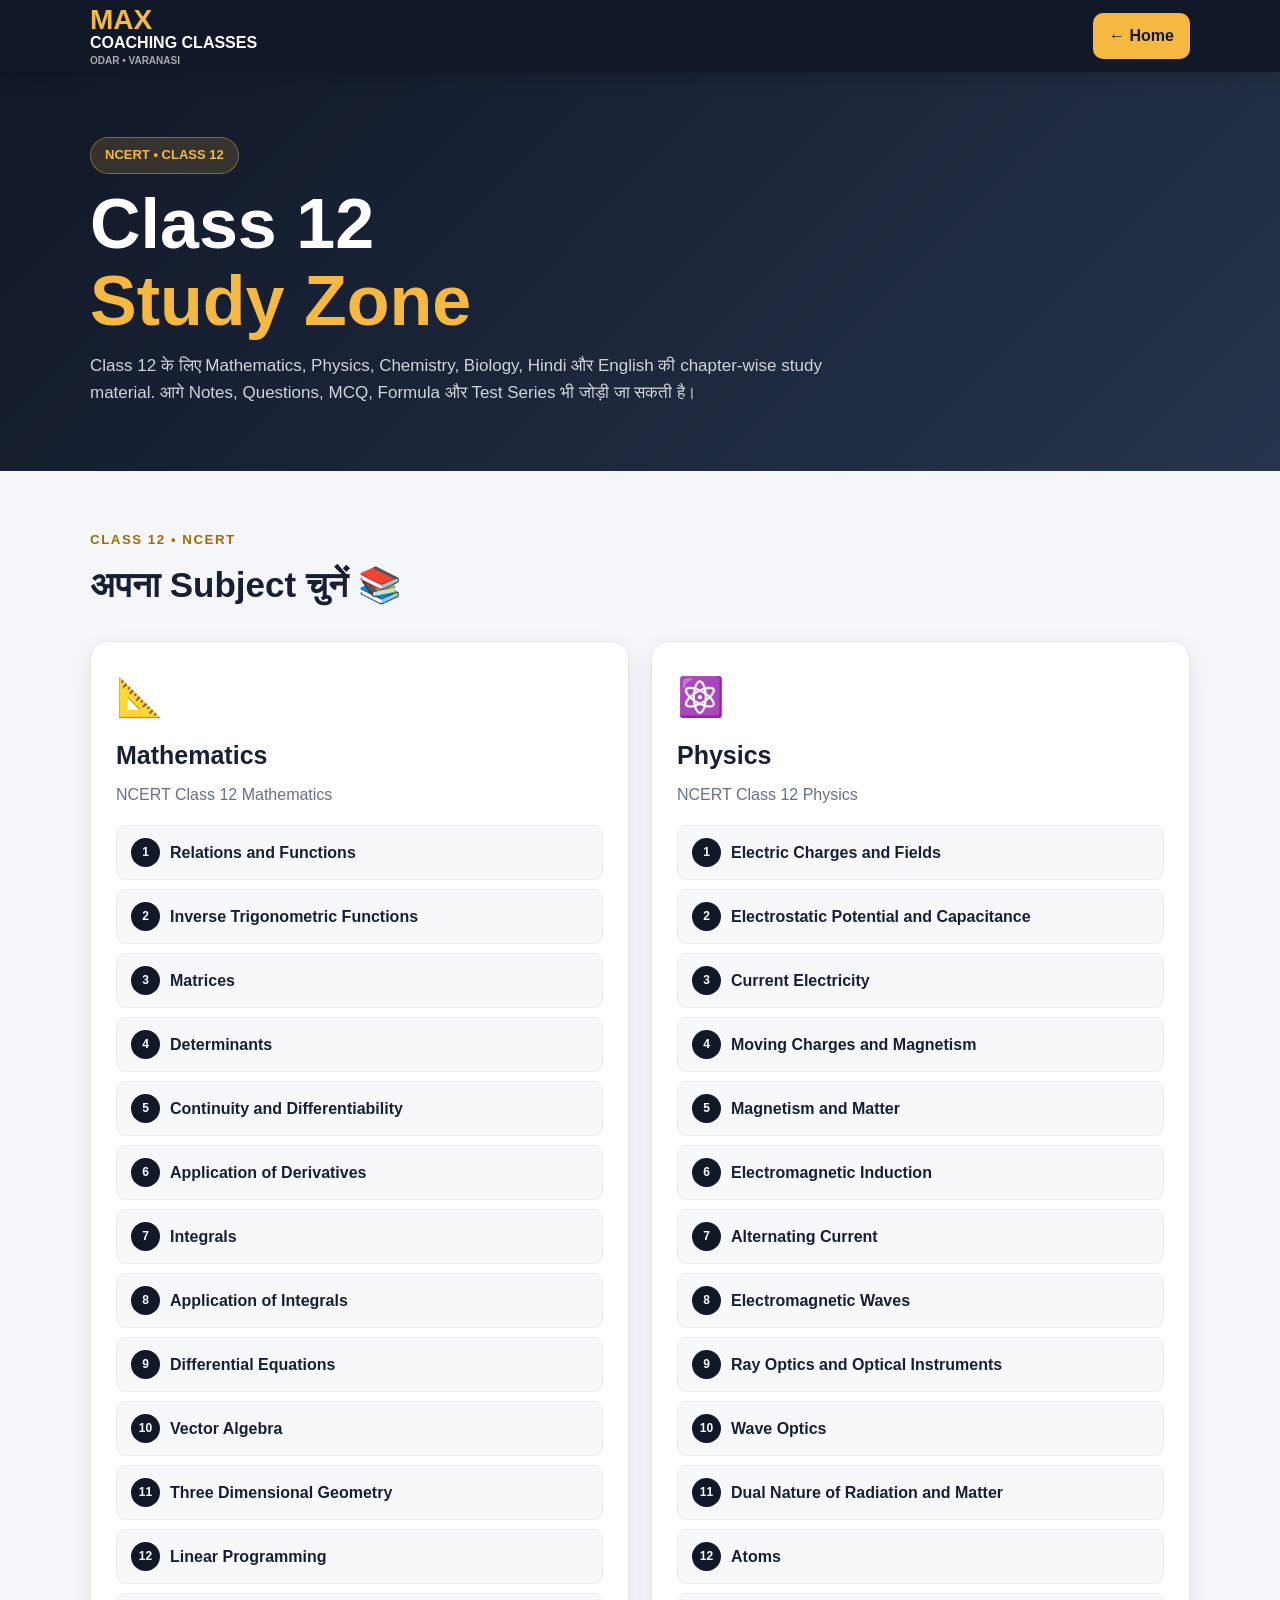
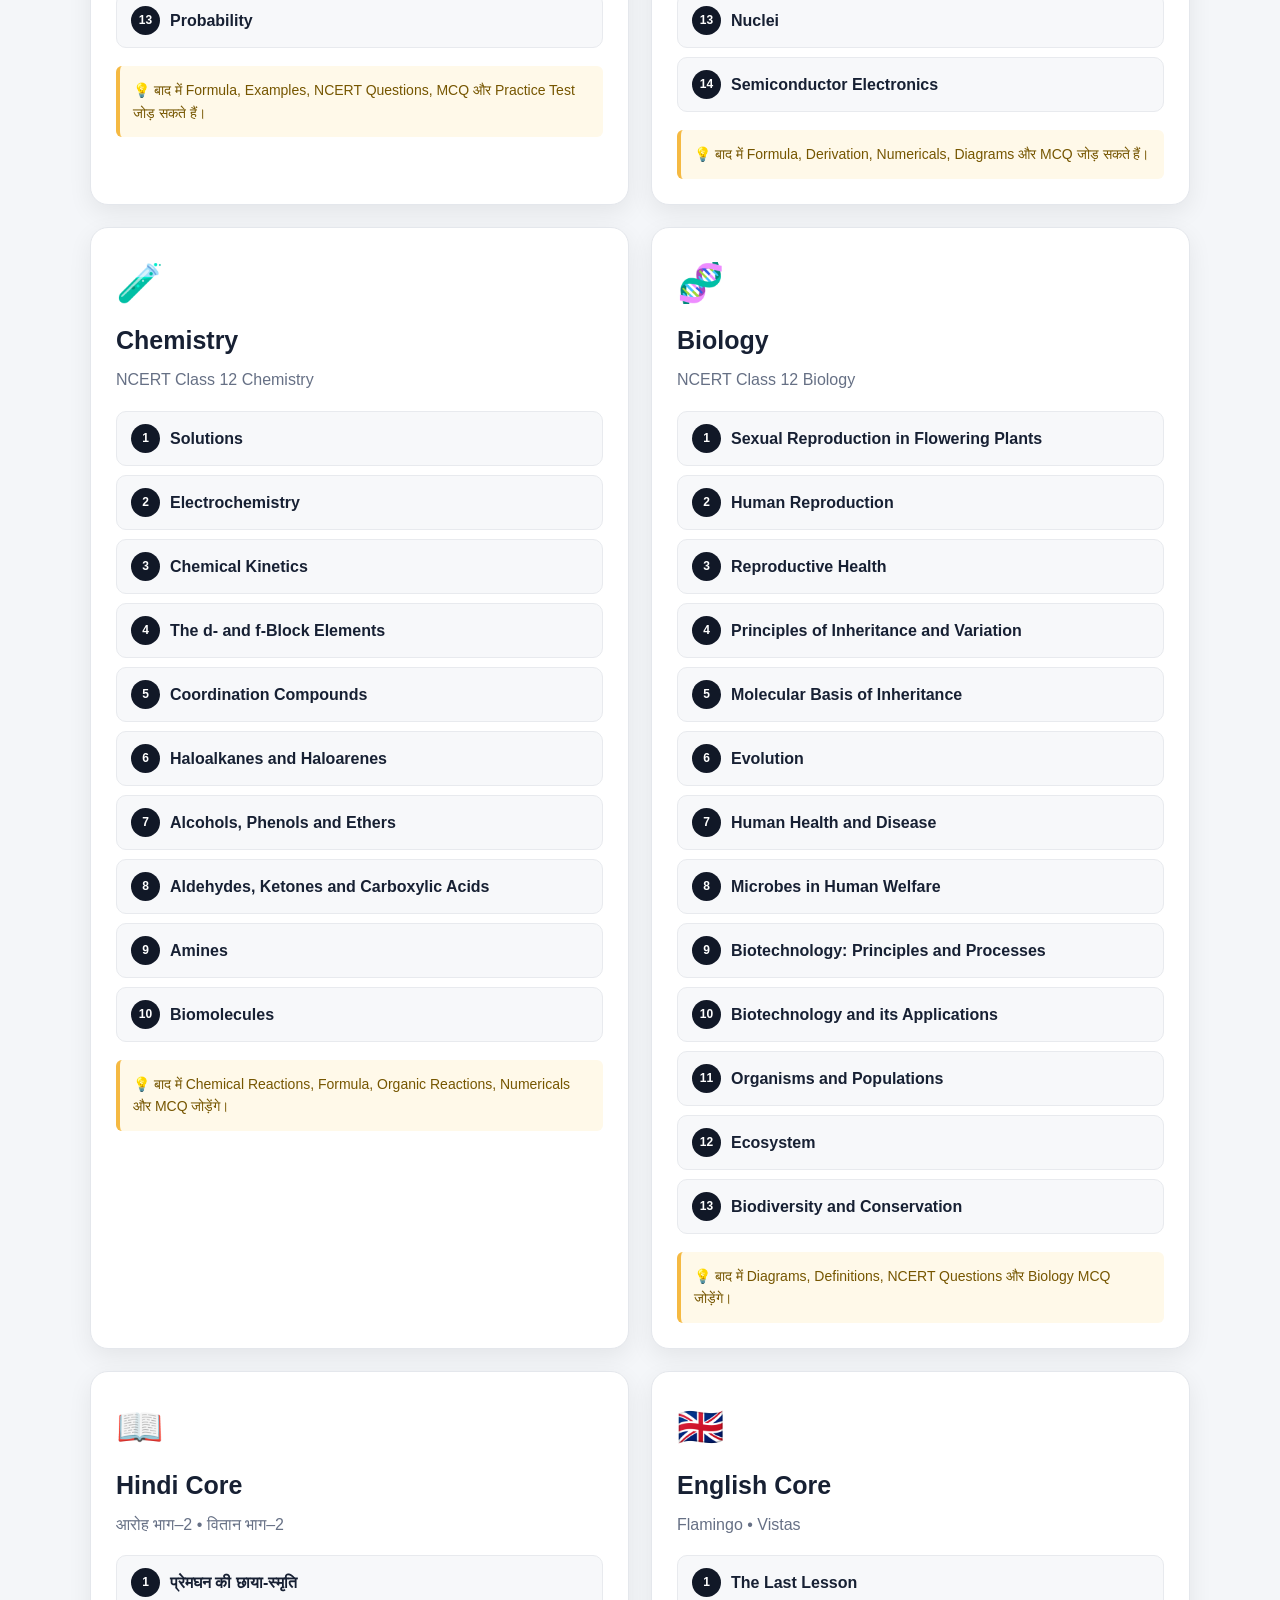
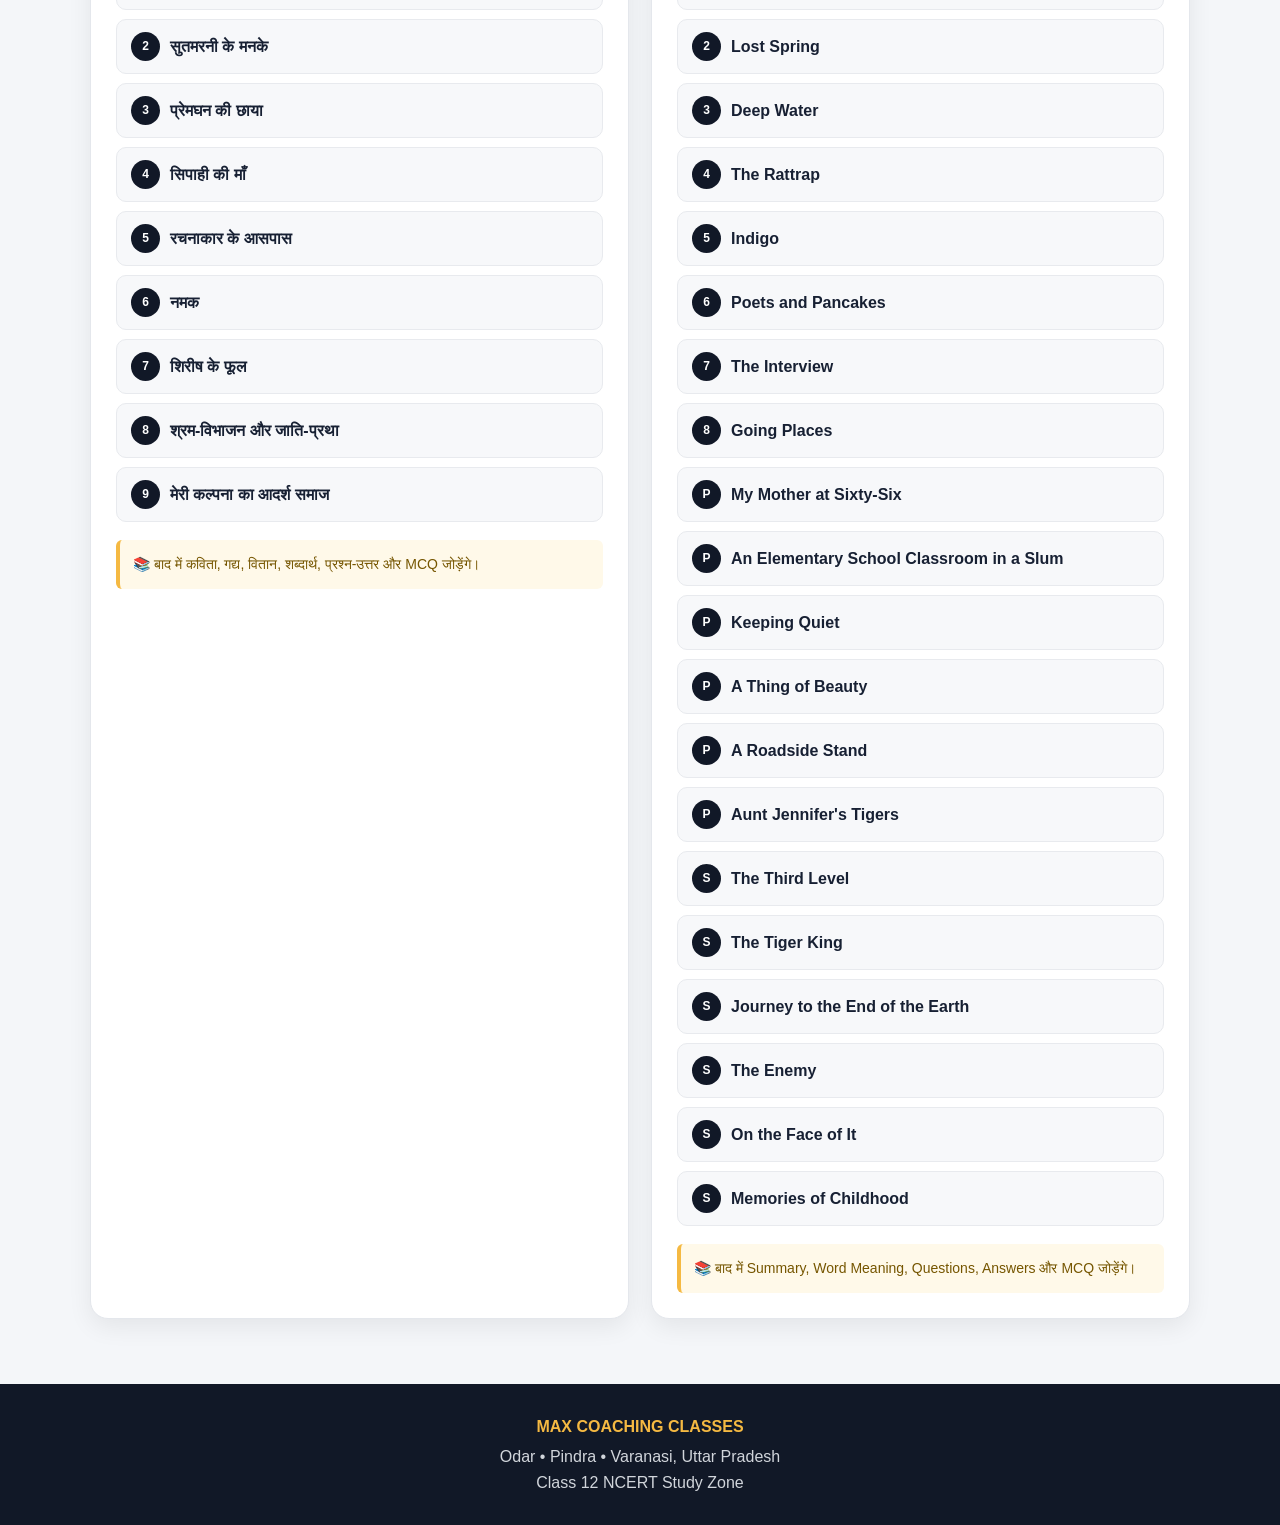
<file: class12.html>
<!DOCTYPE html>
<html lang="hi">
<head>

  <meta charset="UTF-8">
  <meta name="viewport" content="width=device-width, initial-scale=1.0">

  <meta name="description"
    content="MAX Coaching Classes - Class 12 NCERT Study Material">

  <title>Class 12 Study | MAX Coaching Classes</title>

  <style>

    *{
      box-sizing:border-box;
      margin:0;
      padding:0;
    }

    html{
      scroll-behavior:smooth;
    }

    body{
      font-family:Arial, sans-serif;
      background:#f4f6f9;
      color:#172033;
      line-height:1.6;
    }

    a{
      text-decoration:none;
      color:inherit;
    }

    .container{
      width:min(1100px,92%);
      margin:auto;
    }

    /* HEADER */

    header{
      background:#111827;
      color:white;
      position:sticky;
      top:0;
      z-index:1000;
      box-shadow:0 4px 20px rgba(0,0,0,.15);
    }

    .nav{
      min-height:72px;
      display:flex;
      align-items:center;
      justify-content:space-between;
      gap:15px;
    }

    .brand{
      display:flex;
      flex-direction:column;
      line-height:1.05;
      font-weight:bold;
    }

    .brand-max{
      font-size:28px;
      color:#f5b942;
      font-weight:900;
    }

    .brand small{
      color:#aaa;
      font-size:10px;
      margin-top:5px;
    }

    .home-btn{
      background:#f5b942;
      color:#111827;
      padding:10px 16px;
      border-radius:10px;
      font-weight:bold;
    }

    /* HERO */

    .hero{
      background:linear-gradient(135deg,#111827,#26344d);
      color:white;
      padding:65px 0;
    }

    .badge{
      display:inline-block;
      padding:7px 14px;
      border-radius:30px;
      background:rgba(245,185,66,.15);
      border:1px solid rgba(245,185,66,.4);
      color:#f5b942;
      font-size:13px;
      font-weight:bold;
    }

    .hero h1{
      font-size:clamp(40px,8vw,70px);
      line-height:1.1;
      margin:12px 0;
    }

    .hero h1 span{
      color:#f5b942;
    }

    .hero p{
      max-width:750px;
      color:#d1d5db;
      font-size:17px;
    }

    /* SUBJECT AREA */

    .study{
      padding:55px 0;
    }

    .heading{
      margin-bottom:28px;
    }

    .heading small{
      color:#a06d00;
      font-weight:800;
      letter-spacing:1.5px;
    }

    .heading h2{
      font-size:35px;
      margin-top:5px;
    }

    .subject-grid{
      display:grid;
      grid-template-columns:repeat(2,1fr);
      gap:22px;
    }

    .subject-card{
      background:white;
      border:1px solid #e4e7ec;
      border-radius:18px;
      padding:25px;
      box-shadow:0 8px 25px rgba(0,0,0,.07);
    }

    .subject-icon{
      font-size:38px;
    }

    .subject-card h3{
      font-size:25px;
      margin:7px 0;
    }

    .subject-card > p{
      color:#667085;
      margin-bottom:18px;
    }

    /* CHAPTER */

    .chapter-list{
      display:flex;
      flex-direction:column;
      gap:9px;
    }

    .chapter{
      display:flex;
      align-items:center;
      gap:10px;
      background:#f7f8fa;
      border:1px solid #e8eaee;
      padding:12px 14px;
      border-radius:10px;
      font-weight:600;
    }

    .chapter:hover{
      background:#fff8e8;
      border-color:#f5b942;
    }

    .number{
      width:29px;
      height:29px;
      min-width:29px;
      border-radius:50%;
      display:grid;
      place-items:center;
      background:#111827;
      color:white;
      font-size:12px;
      font-weight:bold;
    }

    .future{
      margin-top:18px;
      padding:13px;
      background:#fff9e9;
      border-left:4px solid #f5b942;
      color:#765600;
      border-radius:6px;
      font-size:14px;
    }

    /* FOOTER */

    footer{
      background:#111827;
      color:#d1d5db;
      text-align:center;
      padding:30px 15px;
      margin-top:10px;
    }

    footer strong{
      display:block;
      color:#f5b942;
      margin-bottom:5px;
    }

    /* MOBILE */

    @media(max-width:700px){

      .subject-grid{
        grid-template-columns:1fr;
      }

      .hero{
        padding:48px 0;
      }

      .study{
        padding:40px 0;
      }

      .heading h2{
        font-size:29px;
      }

      .subject-card{
        padding:19px;
      }

      .chapter{
        font-size:14px;
      }

    }

  </style>

</head>


<body>


<!-- ================= HEADER ================= -->

<header>

  <div class="container nav">

    <a href="index.html" class="brand">

      <span class="brand-max">
        MAX
      </span>

      <span>
        COACHING CLASSES
      </span>

      <small>
        ODAR • VARANASI
      </small>

    </a>


    <a href="index.html" class="home-btn">
      ← Home
    </a>

  </div>

</header>



<!-- ================= HERO ================= -->

<section class="hero">

  <div class="container">

    <span class="badge">
      NCERT • CLASS 12
    </span>

    <h1>
      Class 12<br>
      <span>Study Zone</span>
    </h1>

    <p>
      Class 12 के लिए Mathematics, Physics, Chemistry,
      Biology, Hindi और English की chapter-wise
      study material. आगे Notes, Questions, MCQ,
      Formula और Test Series भी जोड़ी जा सकती है।
    </p>

  </div>

</section>



<!-- ================= STUDY ================= -->

<main class="study">

<div class="container">

  <div class="heading">

    <small>
      CLASS 12 • NCERT
    </small>

    <h2>
      अपना Subject चुनें 📚
    </h2>

  </div>


  <div class="subject-grid">



<!-- ================= MATHEMATICS ================= -->

<article class="subject-card">

  <div class="subject-icon">
    📐
  </div>

  <h3>
    Mathematics
  </h3>

  <p>
    NCERT Class 12 Mathematics
  </p>


  <div class="chapter-list">

    <div class="chapter">
      <span class="number">1</span>
      Relations and Functions
    </div>

    <div class="chapter">
      <span class="number">2</span>
      Inverse Trigonometric Functions
    </div>

    <div class="chapter">
      <span class="number">3</span>
      Matrices
    </div>

    <div class="chapter">
      <span class="number">4</span>
      Determinants
    </div>

    <div class="chapter">
      <span class="number">5</span>
      Continuity and Differentiability
    </div>

    <div class="chapter">
      <span class="number">6</span>
      Application of Derivatives
    </div>

    <div class="chapter">
      <span class="number">7</span>
      Integrals
    </div>

    <div class="chapter">
      <span class="number">8</span>
      Application of Integrals
    </div>

    <div class="chapter">
      <span class="number">9</span>
      Differential Equations
    </div>

    <div class="chapter">
      <span class="number">10</span>
      Vector Algebra
    </div>

    <div class="chapter">
      <span class="number">11</span>
      Three Dimensional Geometry
    </div>

    <div class="chapter">
      <span class="number">12</span>
      Linear Programming
    </div>

    <div class="chapter">
      <span class="number">13</span>
      Probability
    </div>

  </div>


  <div class="future">
    💡 बाद में Formula, Examples, NCERT Questions,
    MCQ और Practice Test जोड़ सकते हैं।
  </div>

</article>



<!-- ================= PHYSICS ================= -->

<article class="subject-card">

  <div class="subject-icon">
    ⚛️
  </div>

  <h3>
    Physics
  </h3>

  <p>
    NCERT Class 12 Physics
  </p>


  <div class="chapter-list">

    <div class="chapter">
      <span class="number">1</span>
      Electric Charges and Fields
    </div>

    <div class="chapter">
      <span class="number">2</span>
      Electrostatic Potential and Capacitance
    </div>

    <div class="chapter">
      <span class="number">3</span>
      Current Electricity
    </div>

    <div class="chapter">
      <span class="number">4</span>
      Moving Charges and Magnetism
    </div>

    <div class="chapter">
      <span class="number">5</span>
      Magnetism and Matter
    </div>

    <div class="chapter">
      <span class="number">6</span>
      Electromagnetic Induction
    </div>

    <div class="chapter">
      <span class="number">7</span>
      Alternating Current
    </div>

    <div class="chapter">
      <span class="number">8</span>
      Electromagnetic Waves
    </div>

    <div class="chapter">
      <span class="number">9</span>
      Ray Optics and Optical Instruments
    </div>

    <div class="chapter">
      <span class="number">10</span>
      Wave Optics
    </div>

    <div class="chapter">
      <span class="number">11</span>
      Dual Nature of Radiation and Matter
    </div>

    <div class="chapter">
      <span class="number">12</span>
      Atoms
    </div>

    <div class="chapter">
      <span class="number">13</span>
      Nuclei
    </div>

    <div class="chapter">
      <span class="number">14</span>
      Semiconductor Electronics
    </div>

  </div>


  <div class="future">
    💡 बाद में Formula, Derivation, Numericals,
    Diagrams और MCQ जोड़ सकते हैं।
  </div>

</article>



<!-- ================= CHEMISTRY ================= -->

<article class="subject-card">

  <div class="subject-icon">
    🧪
  </div>

  <h3>
    Chemistry
  </h3>

  <p>
    NCERT Class 12 Chemistry
  </p>


  <div class="chapter-list">

    <div class="chapter">
      <span class="number">1</span>
      Solutions
    </div>

    <div class="chapter">
      <span class="number">2</span>
      Electrochemistry
    </div>

    <div class="chapter">
      <span class="number">3</span>
      Chemical Kinetics
    </div>

    <div class="chapter">
      <span class="number">4</span>
      The d- and f-Block Elements
    </div>

    <div class="chapter">
      <span class="number">5</span>
      Coordination Compounds
    </div>

    <div class="chapter">
      <span class="number">6</span>
      Haloalkanes and Haloarenes
    </div>

    <div class="chapter">
      <span class="number">7</span>
      Alcohols, Phenols and Ethers
    </div>

    <div class="chapter">
      <span class="number">8</span>
      Aldehydes, Ketones and Carboxylic Acids
    </div>

    <div class="chapter">
      <span class="number">9</span>
      Amines
    </div>

    <div class="chapter">
      <span class="number">10</span>
      Biomolecules
    </div>

  </div>


  <div class="future">
    💡 बाद में Chemical Reactions, Formula,
    Organic Reactions, Numericals और MCQ जोड़ेंगे।
  </div>

</article>



<!-- ================= BIOLOGY ================= -->

<article class="subject-card">

  <div class="subject-icon">
    🧬
  </div>

  <h3>
    Biology
  </h3>

  <p>
    NCERT Class 12 Biology
  </p>


  <div class="chapter-list">

    <div class="chapter">
      <span class="number">1</span>
      Sexual Reproduction in Flowering Plants
    </div>

    <div class="chapter">
      <span class="number">2</span>
      Human Reproduction
    </div>

    <div class="chapter">
      <span class="number">3</span>
      Reproductive Health
    </div>

    <div class="chapter">
      <span class="number">4</span>
      Principles of Inheritance and Variation
    </div>

    <div class="chapter">
      <span class="number">5</span>
      Molecular Basis of Inheritance
    </div>

    <div class="chapter">
      <span class="number">6</span>
      Evolution
    </div>

    <div class="chapter">
      <span class="number">7</span>
      Human Health and Disease
    </div>

    <div class="chapter">
      <span class="number">8</span>
      Microbes in Human Welfare
    </div>

    <div class="chapter">
      <span class="number">9</span>
      Biotechnology: Principles and Processes
    </div>

    <div class="chapter">
      <span class="number">10</span>
      Biotechnology and its Applications
    </div>

    <div class="chapter">
      <span class="number">11</span>
      Organisms and Populations
    </div>

    <div class="chapter">
      <span class="number">12</span>
      Ecosystem
    </div>

    <div class="chapter">
      <span class="number">13</span>
      Biodiversity and Conservation
    </div>

  </div>


  <div class="future">
    💡 बाद में Diagrams, Definitions,
    NCERT Questions और Biology MCQ जोड़ेंगे।
  </div>

</article>



<!-- ================= HINDI ================= -->

<article class="subject-card">

  <div class="subject-icon">
    📖
  </div>

  <h3>
    Hindi Core
  </h3>

  <p>
    आरोह भाग–2 • वितान भाग–2
  </p>


  <div class="chapter-list">

    <div class="chapter">
      <span class="number">1</span>
      प्रेमघन की छाया-स्मृति
    </div>

    <div class="chapter">
      <span class="number">2</span>
      सुतमरनी के मनके
    </div>

    <div class="chapter">
      <span class="number">3</span>
      प्रेमघन की छाया
    </div>

    <div class="chapter">
      <span class="number">4</span>
      सिपाही की माँ
    </div>

    <div class="chapter">
      <span class="number">5</span>
      रचनाकार के आसपास
    </div>

    <div class="chapter">
      <span class="number">6</span>
      नमक
    </div>

    <div class="chapter">
      <span class="number">7</span>
      शिरीष के फूल
    </div>

    <div class="chapter">
      <span class="number">8</span>
      श्रम-विभाजन और जाति-प्रथा
    </div>

    <div class="chapter">
      <span class="number">9</span>
      मेरी कल्पना का आदर्श समाज
    </div>

  </div>


  <div class="future">
    📚 बाद में कविता, गद्य, वितान,
    शब्दार्थ, प्रश्न-उत्तर और MCQ जोड़ेंगे।
  </div>

</article>



<!-- ================= ENGLISH ================= -->

<article class="subject-card">

  <div class="subject-icon">
    🇬🇧
  </div>

  <h3>
    English Core
  </h3>

  <p>
    Flamingo • Vistas
  </p>


  <div class="chapter-list">

    <div class="chapter">
      <span class="number">1</span>
      The Last Lesson
    </div>

    <div class="chapter">
      <span class="number">2</span>
      Lost Spring
    </div>

    <div class="chapter">
      <span class="number">3</span>
      Deep Water
    </div>

    <div class="chapter">
      <span class="number">4</span>
      The Rattrap
    </div>

    <div class="chapter">
      <span class="number">5</span>
      Indigo
    </div>

    <div class="chapter">
      <span class="number">6</span>
      Poets and Pancakes
    </div>

    <div class="chapter">
      <span class="number">7</span>
      The Interview
    </div>

    <div class="chapter">
      <span class="number">8</span>
      Going Places
    </div>

    <div class="chapter">
      <span class="number">P</span>
      My Mother at Sixty-Six
    </div>

    <div class="chapter">
      <span class="number">P</span>
      An Elementary School Classroom in a Slum
    </div>

    <div class="chapter">
      <span class="number">P</span>
      Keeping Quiet
    </div>

    <div class="chapter">
      <span class="number">P</span>
      A Thing of Beauty
    </div>

    <div class="chapter">
      <span class="number">P</span>
      A Roadside Stand
    </div>

    <div class="chapter">
      <span class="number">P</span>
      Aunt Jennifer's Tigers
    </div>

    <div class="chapter">
      <span class="number">S</span>
      The Third Level
    </div>

    <div class="chapter">
      <span class="number">S</span>
      The Tiger King
    </div>

    <div class="chapter">
      <span class="number">S</span>
      Journey to the End of the Earth
    </div>

    <div class="chapter">
      <span class="number">S</span>
      The Enemy
    </div>

    <div class="chapter">
      <span class="number">S</span>
      On the Face of It
    </div>

    <div class="chapter">
      <span class="number">S</span>
      Memories of Childhood
    </div>

  </div>


  <div class="future">
    📚 बाद में Summary, Word Meaning,
    Questions, Answers और MCQ जोड़ेंगे।
  </div>

</article>


  </div>

</div>

</main>



<!-- ================= FOOTER ================= -->

<footer>

  <strong>
    MAX COACHING CLASSES
  </strong>

  <span>
    Odar • Pindra • Varanasi, Uttar Pradesh
  </span>

  <br>

  <span>
    Class 12 NCERT Study Zone
  </span>

</footer>


</body>
                               </html>
</file>
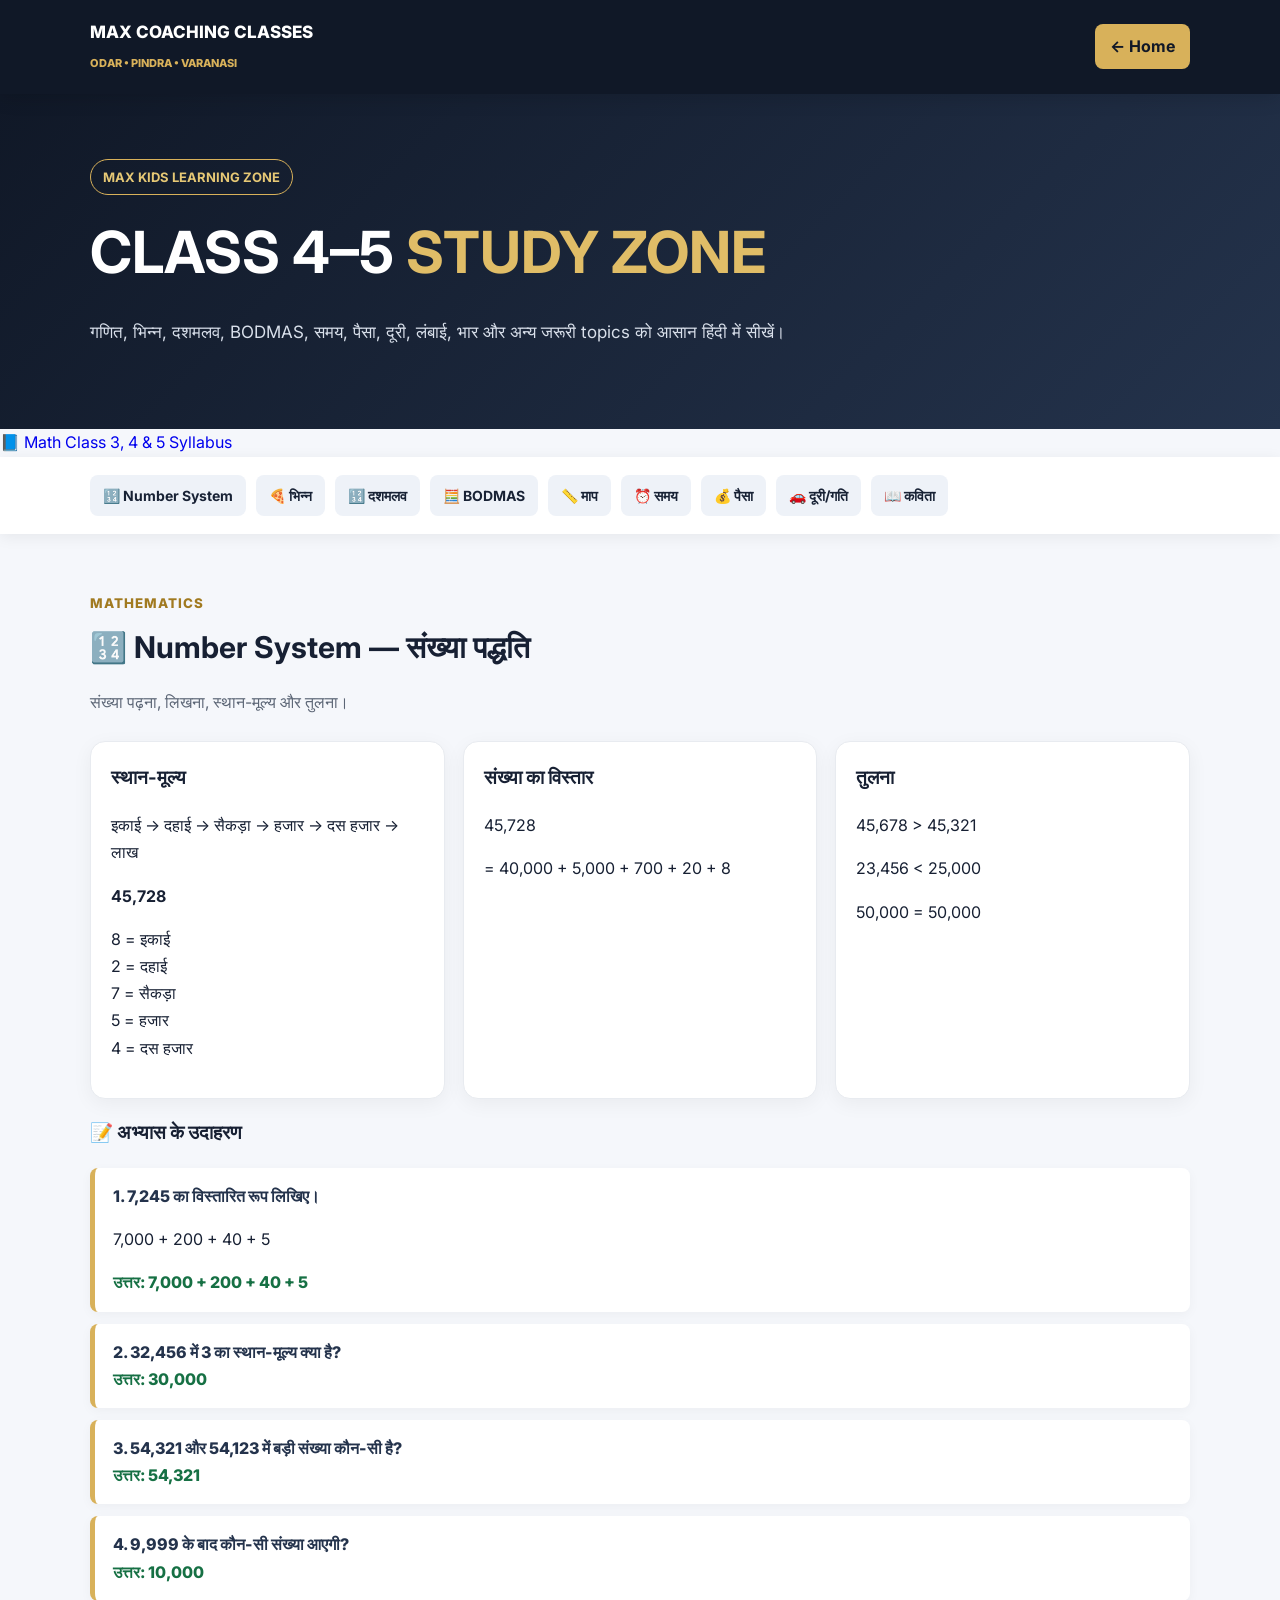
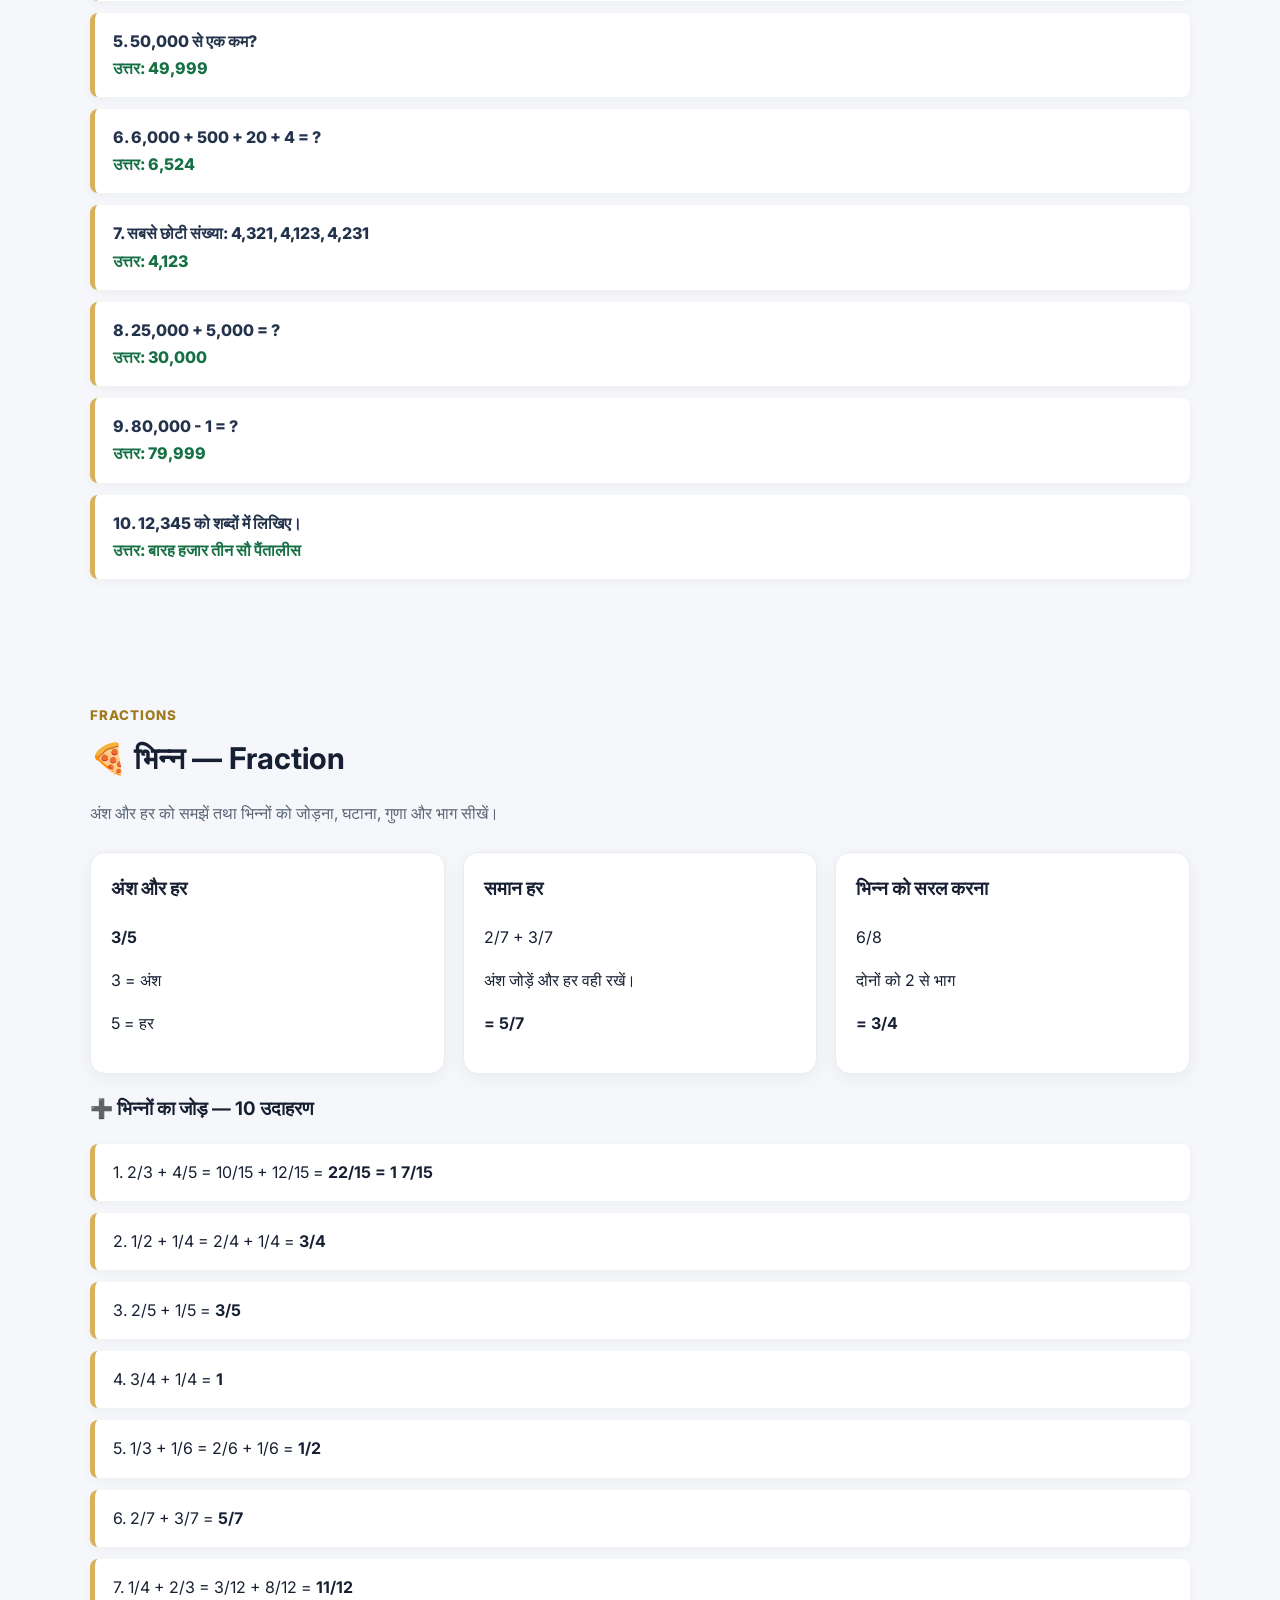
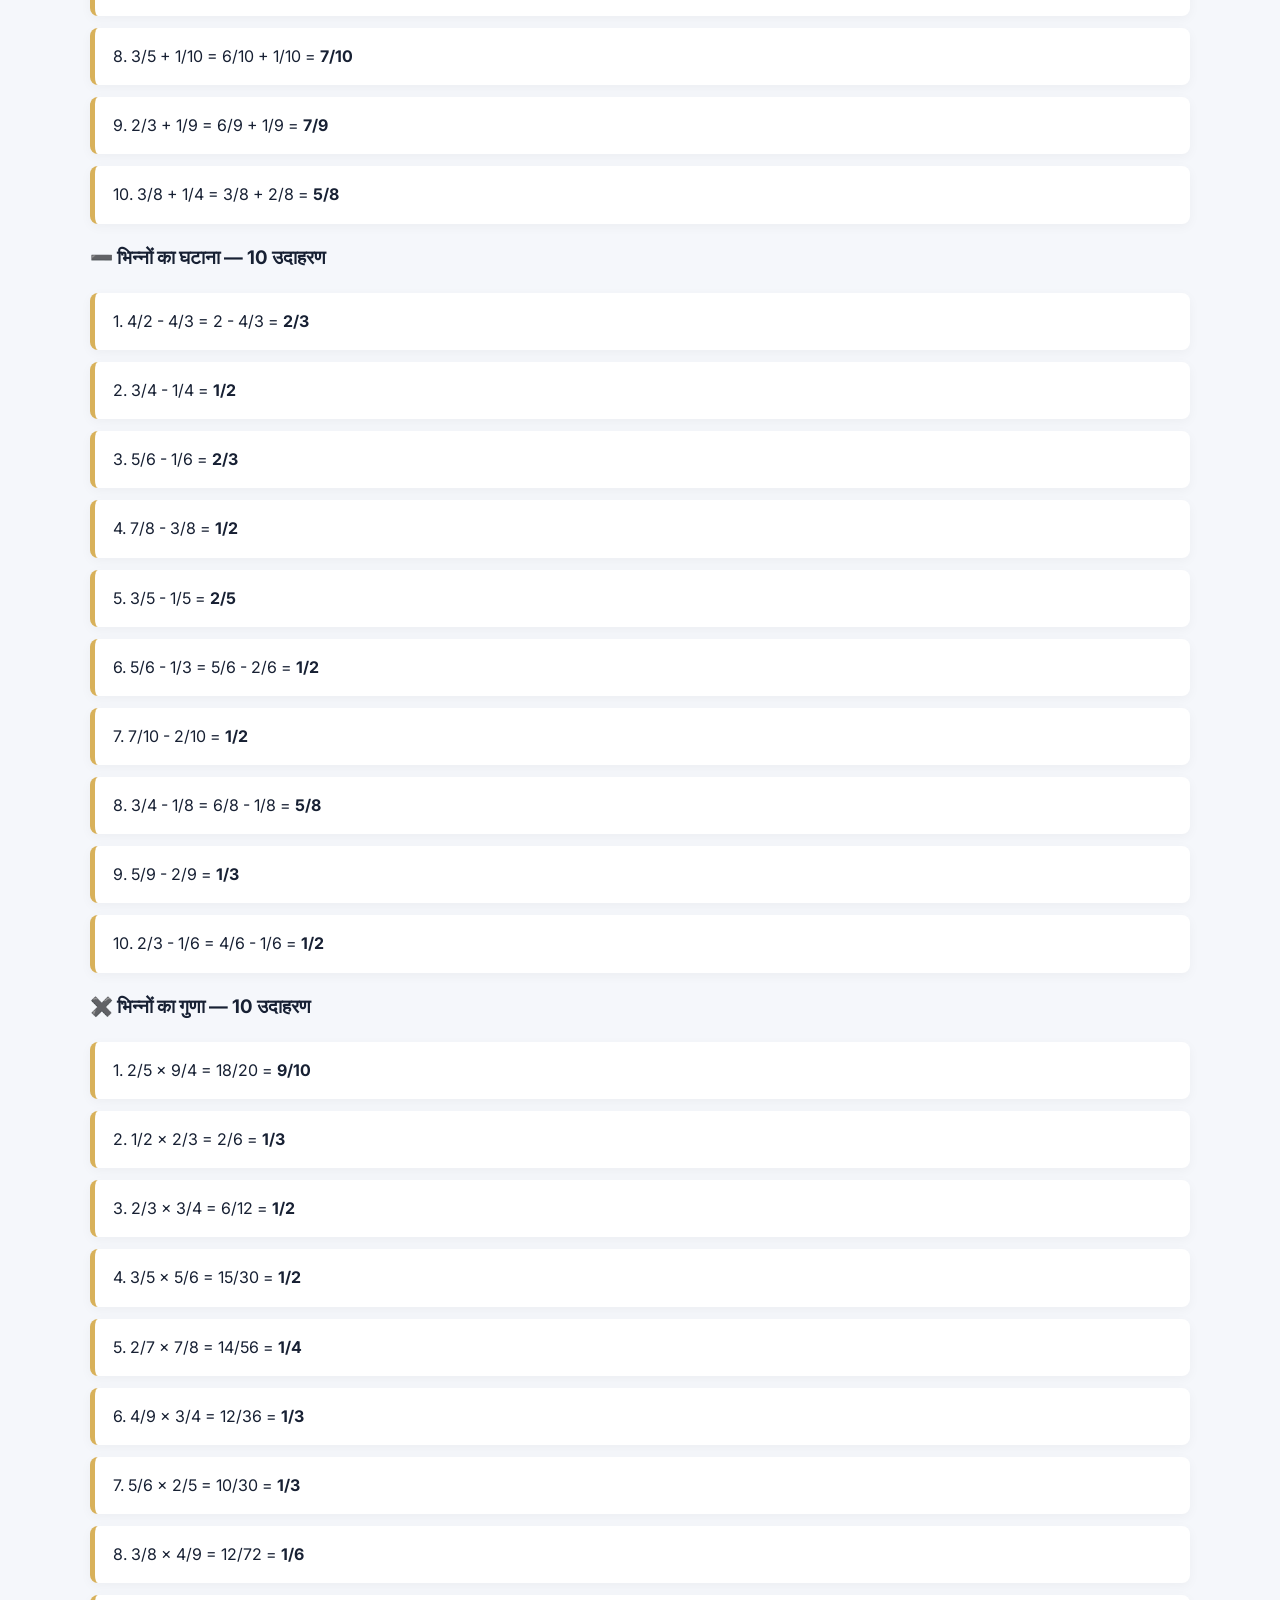
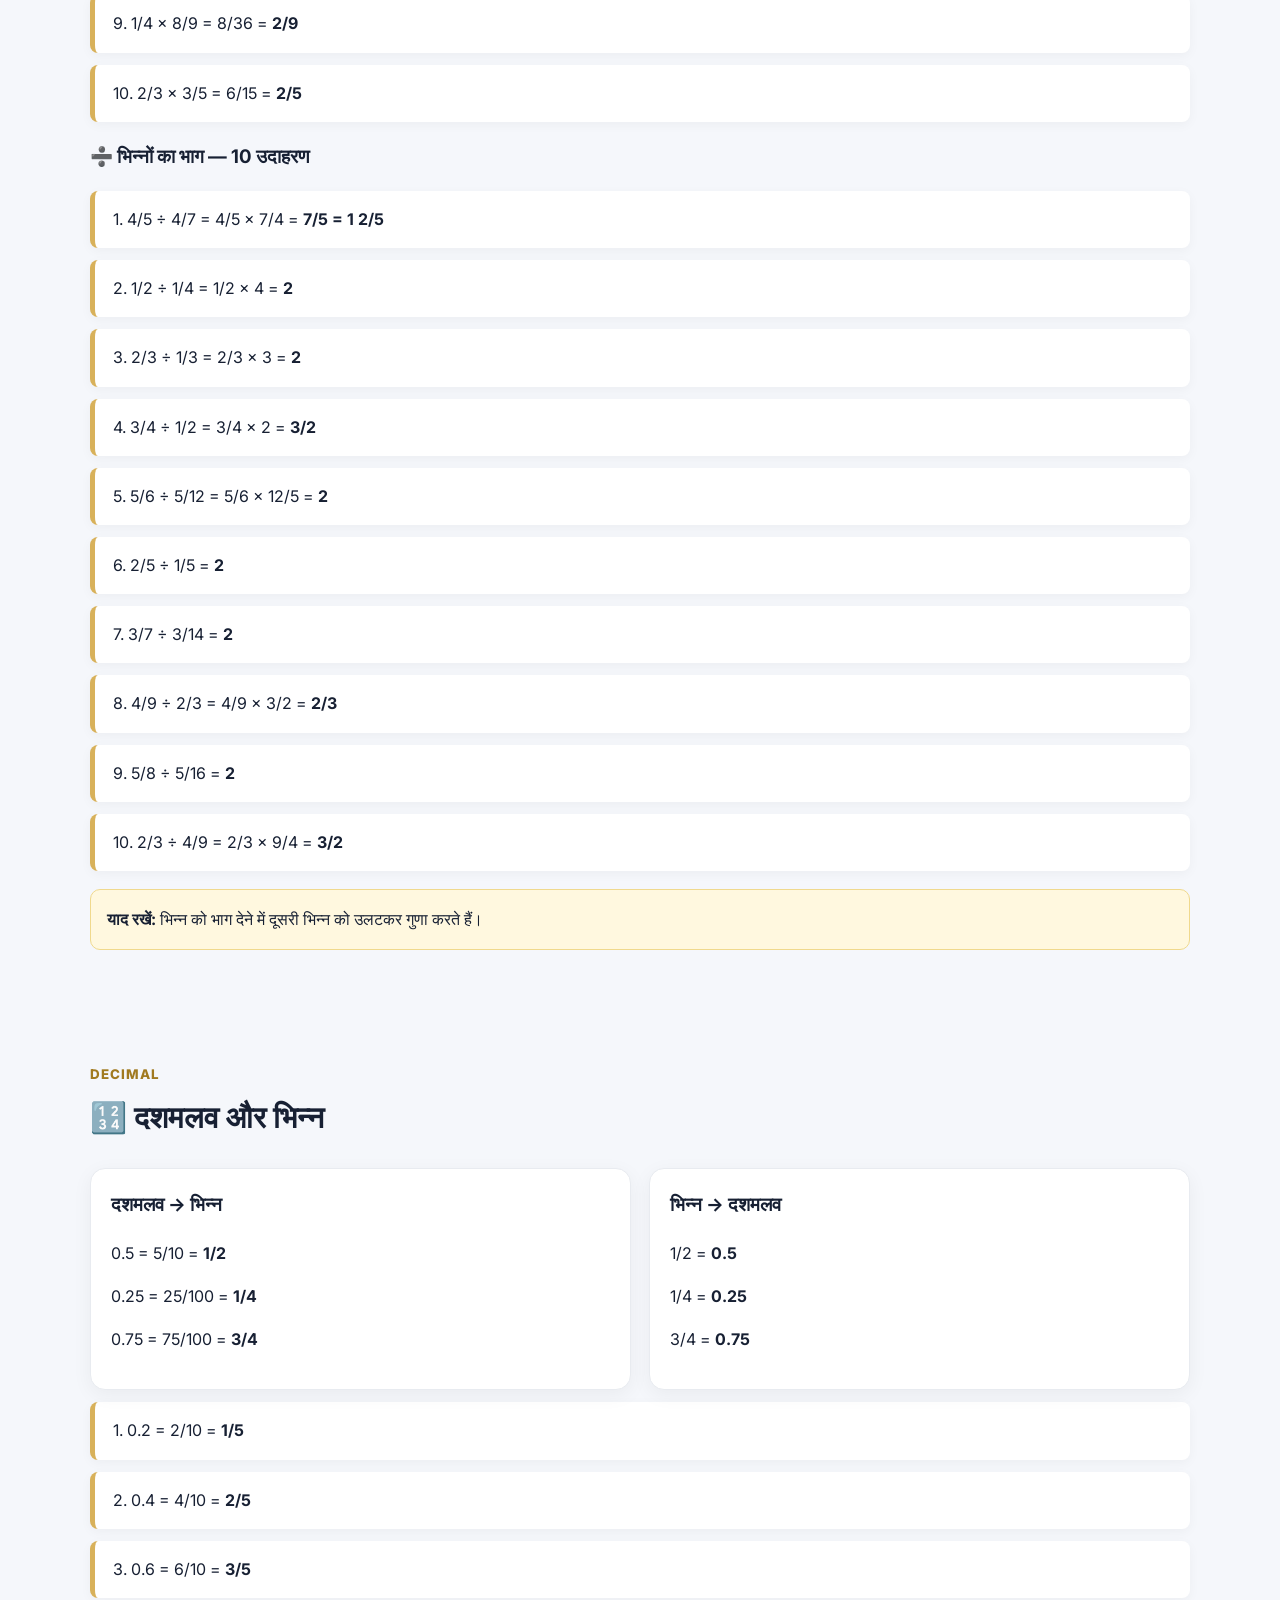
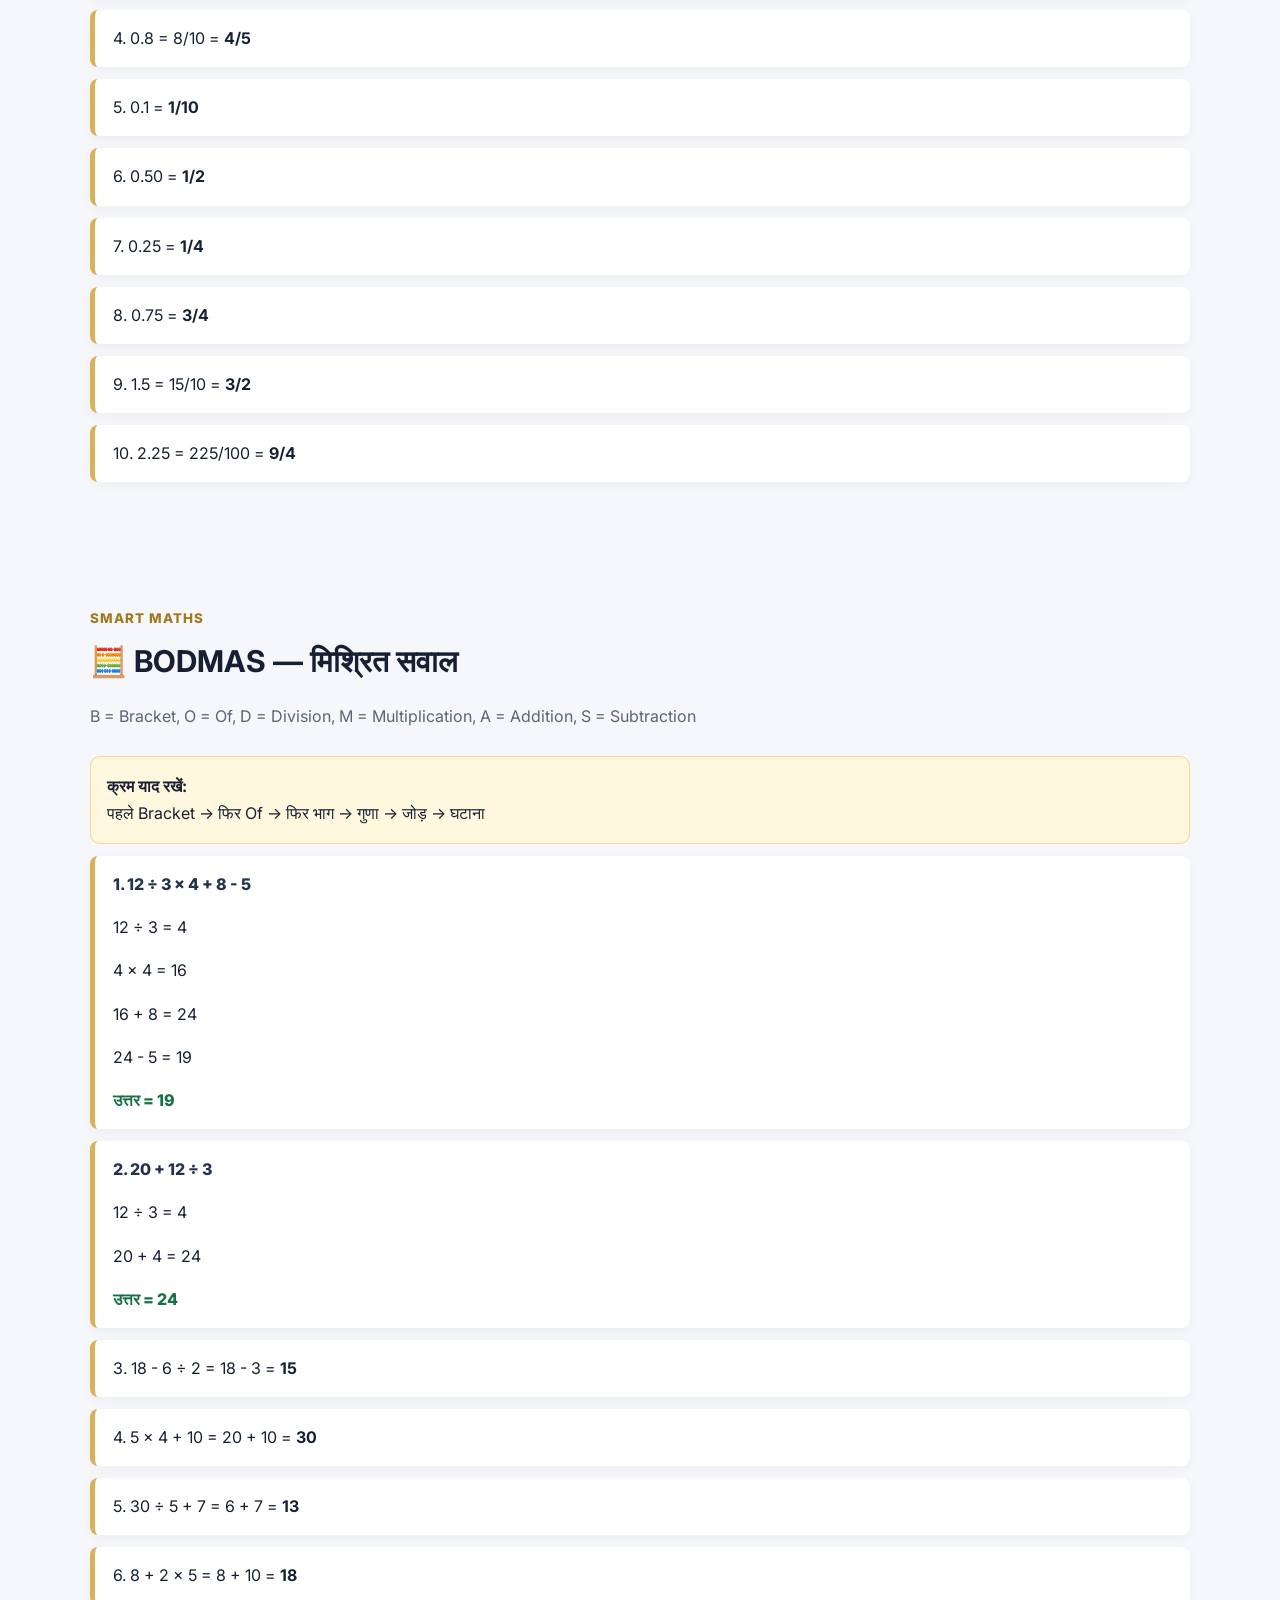
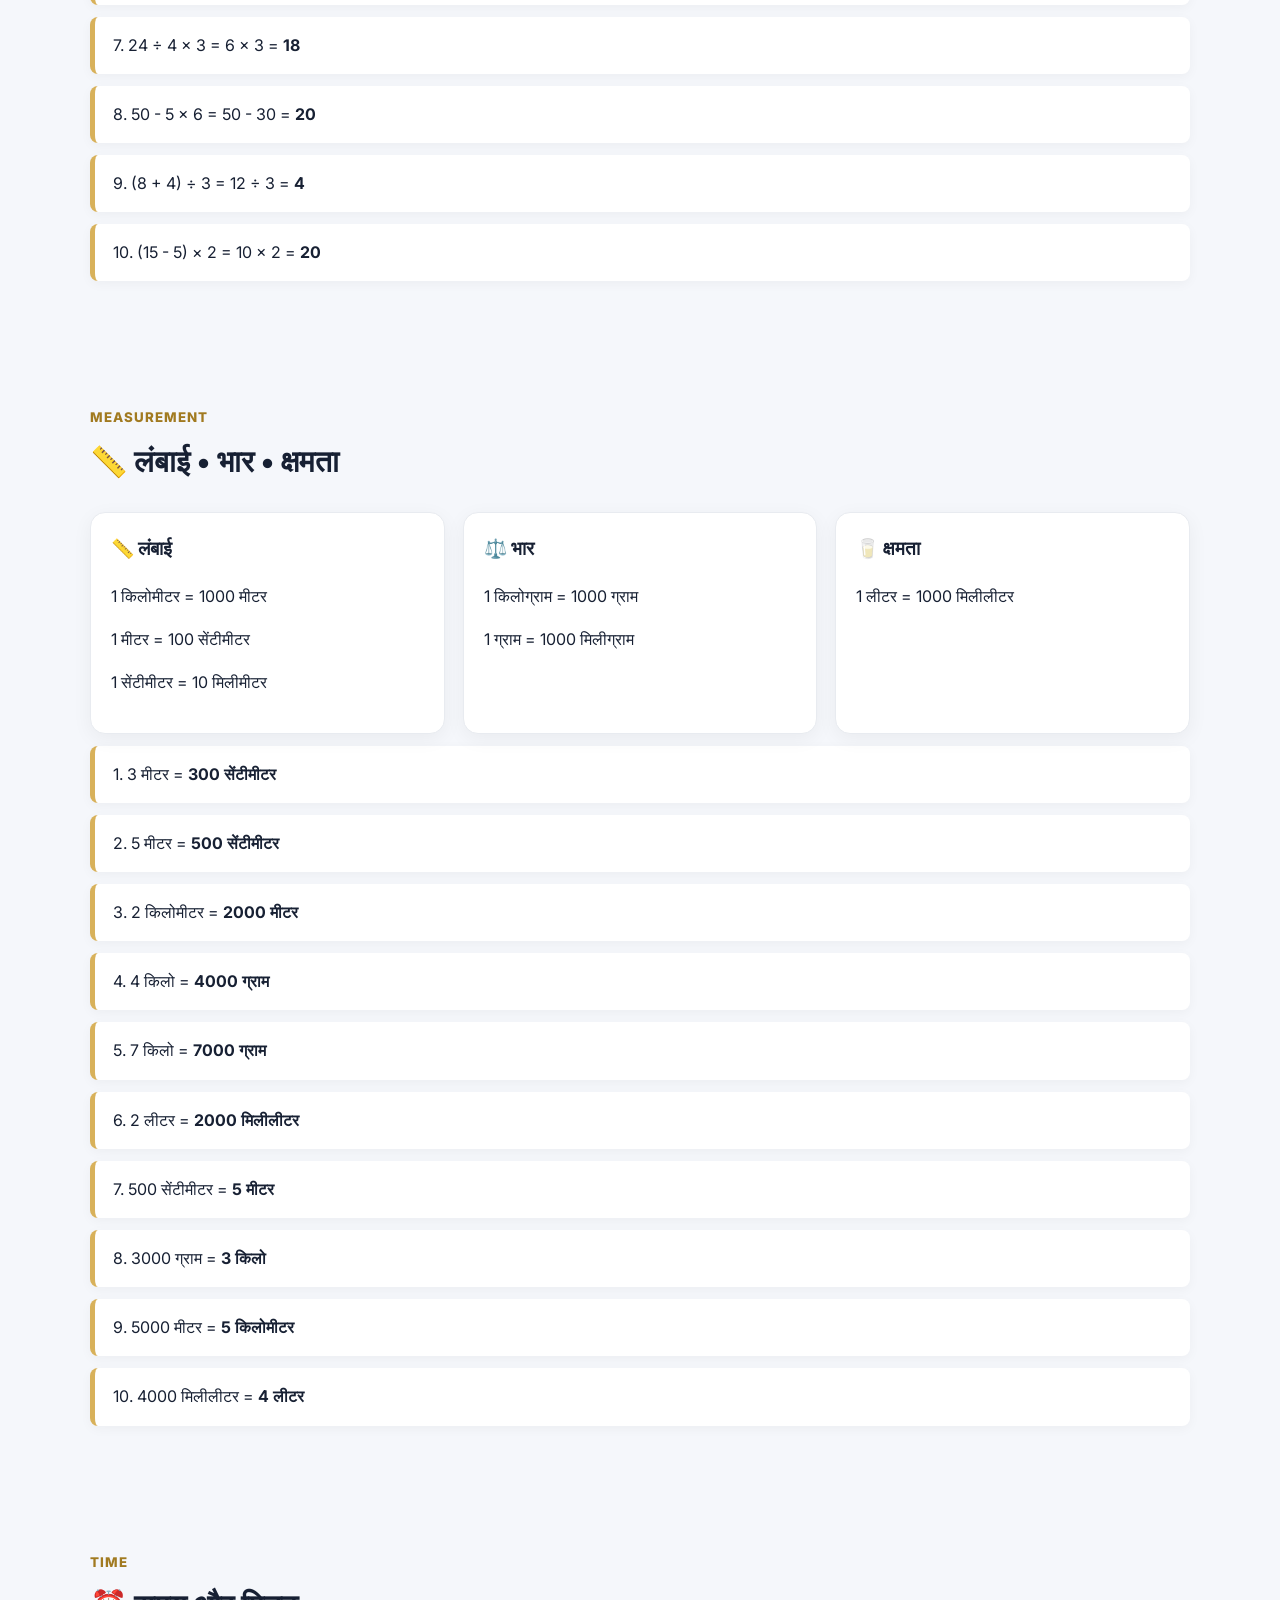
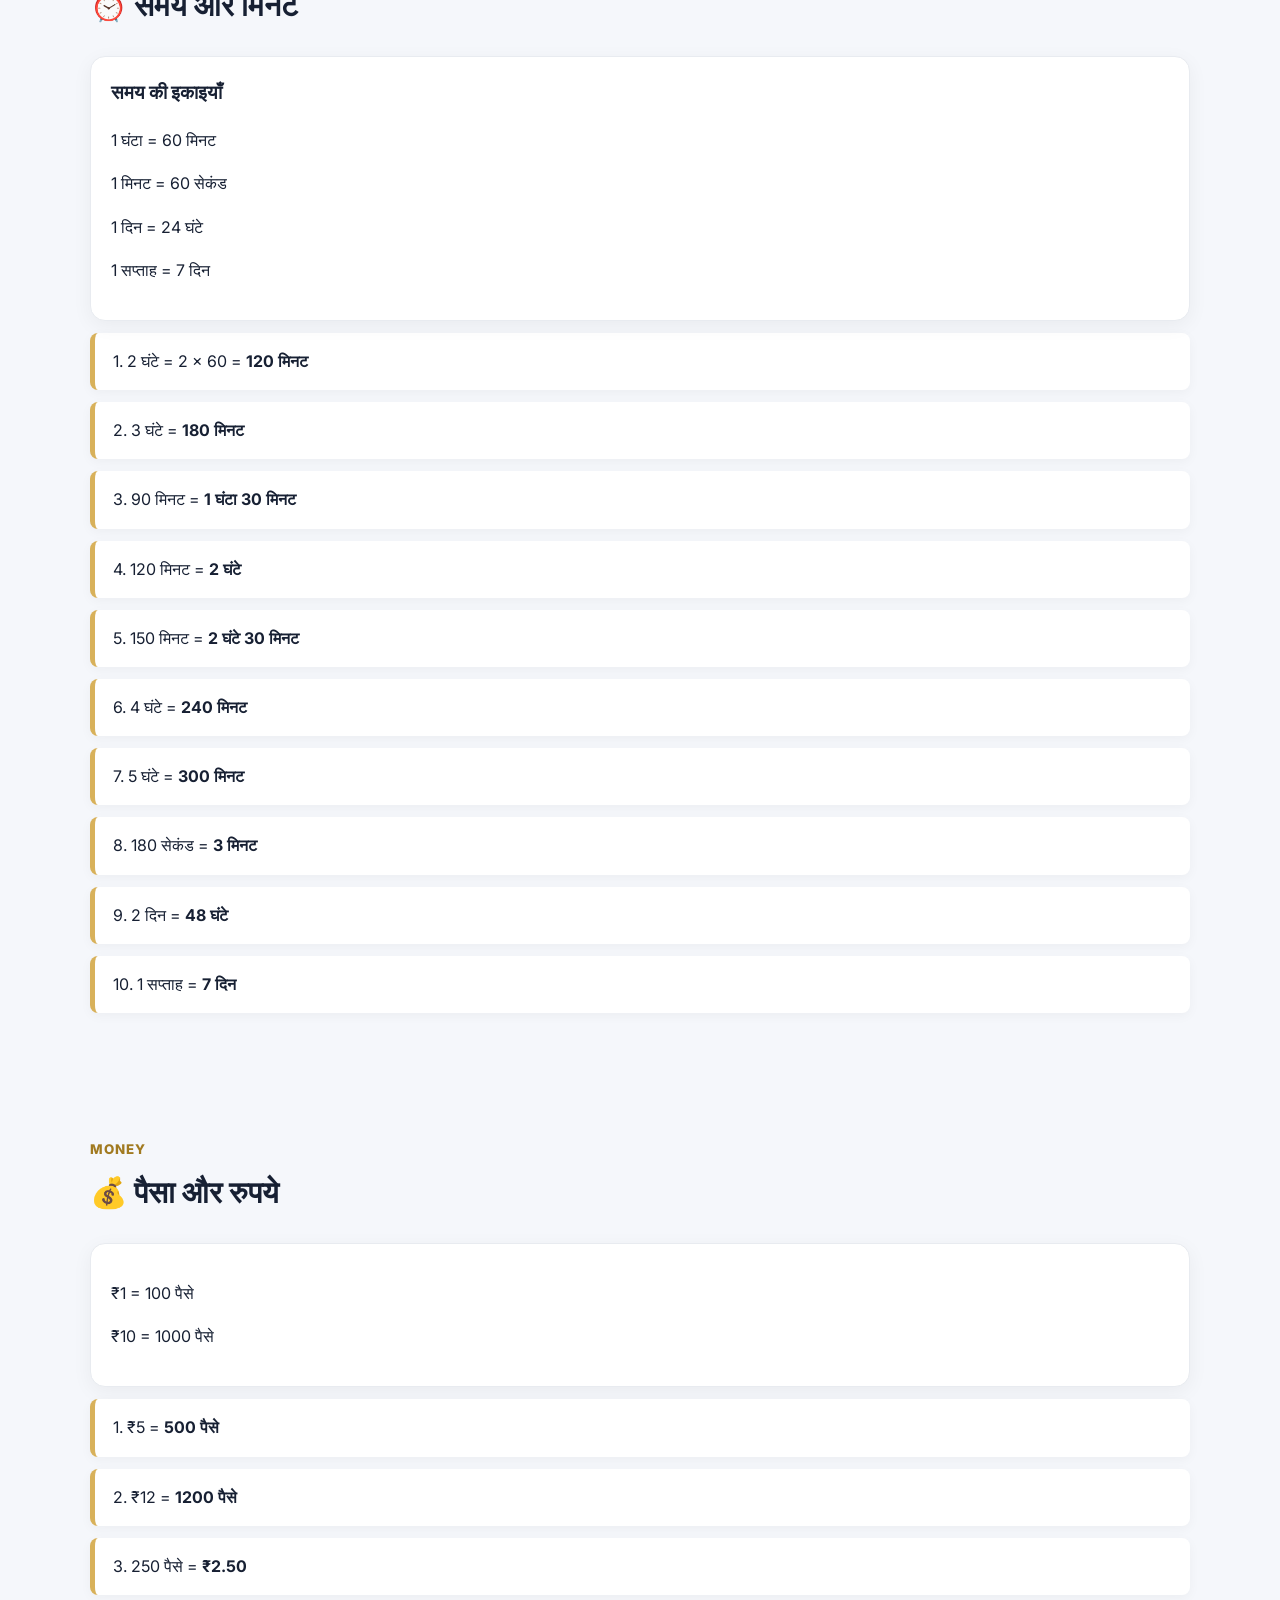
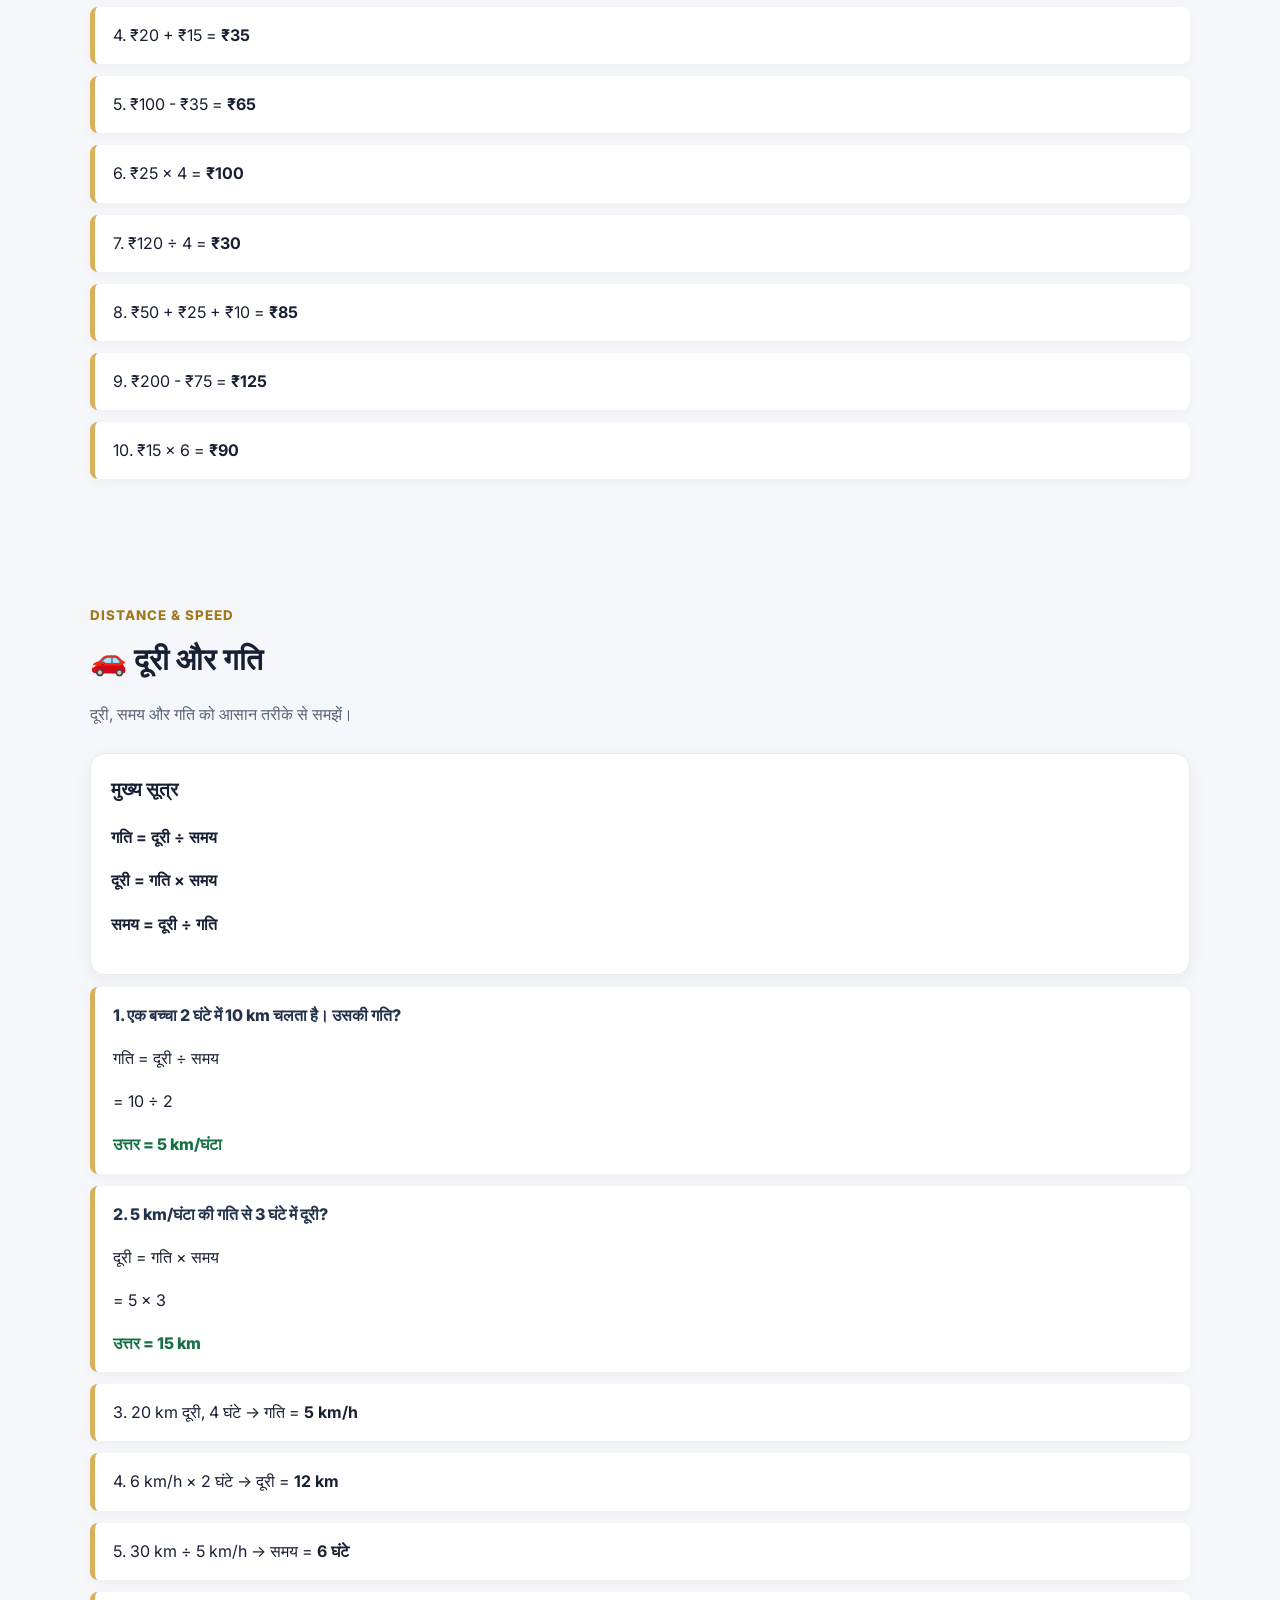
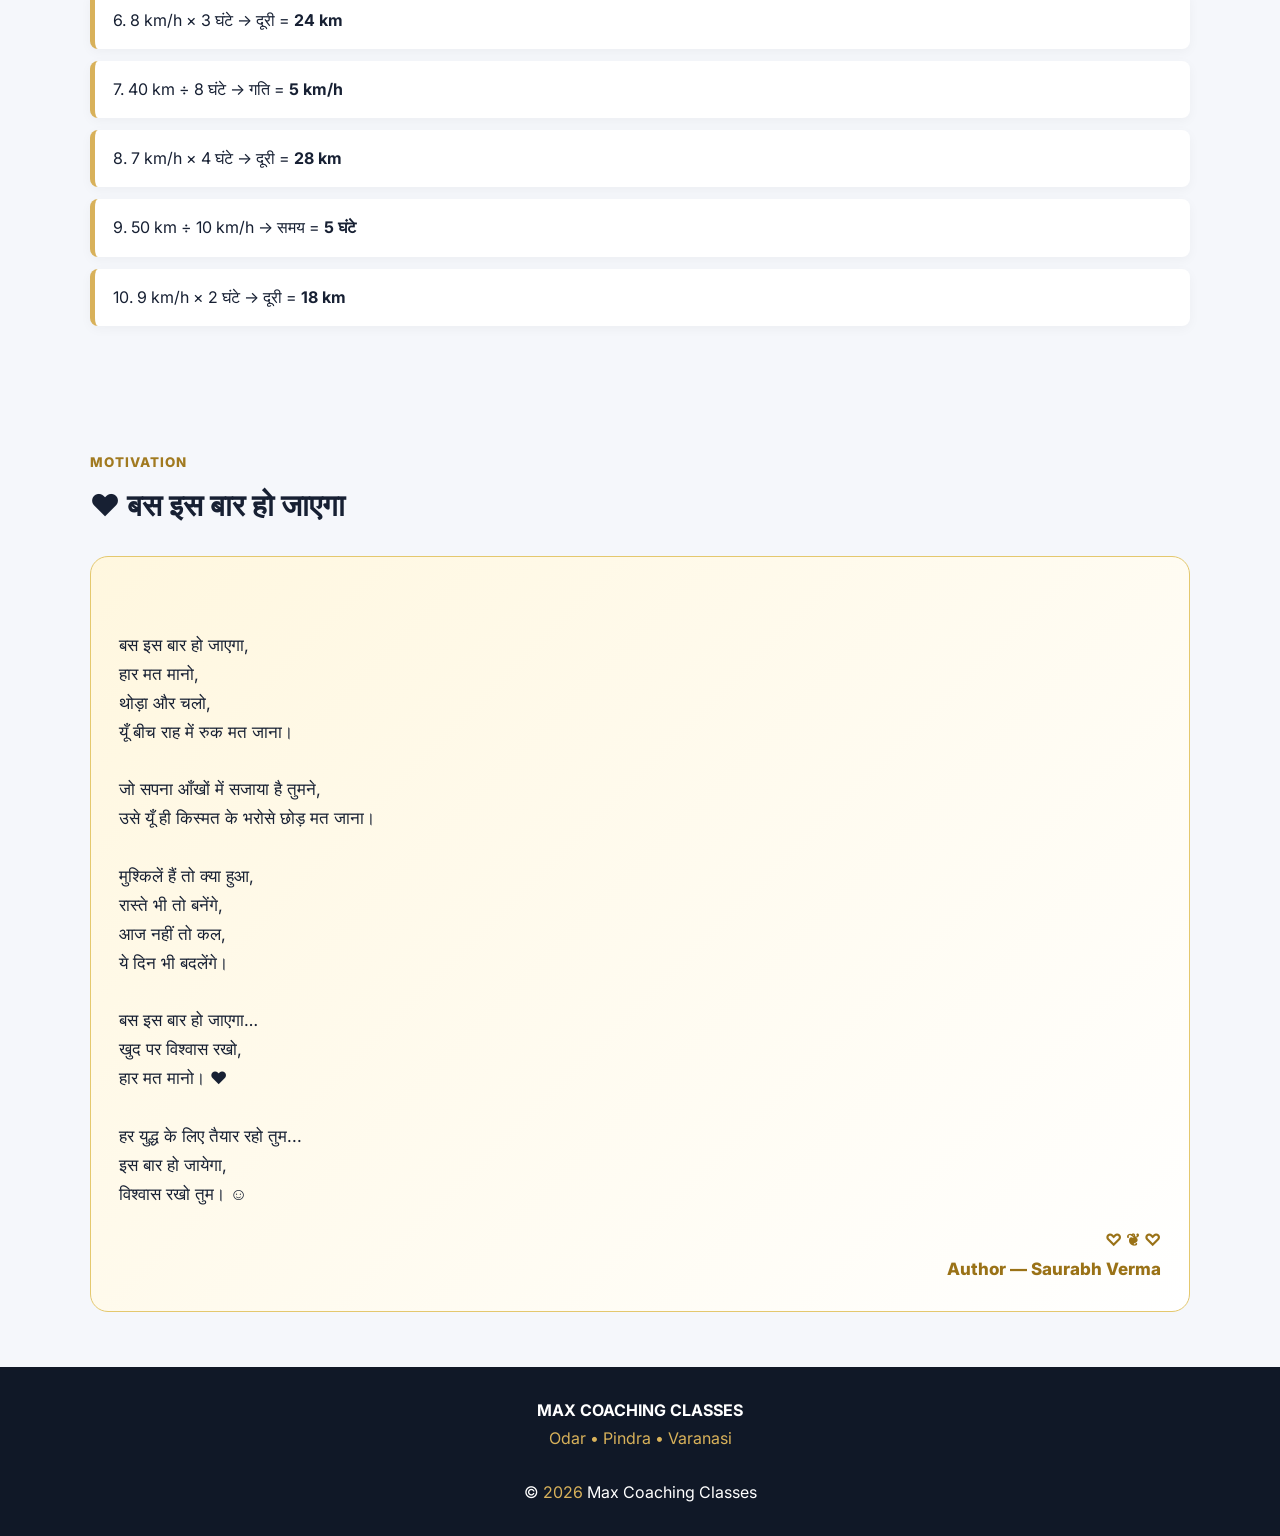
<file: class4-5.html>
<!DOCTYPE html>
<html lang="hi">
<head>
<meta charset="UTF-8">
<meta name="viewport" content="width=device-width, initial-scale=1.0">
<meta name="description" content="Max Coaching Classes - Class 4 and 5 Study Material">
<title>Class 4–5 Study Zone | MAX Coaching Classes</title>

<link rel="preconnect" href="https://fonts.googleapis.com">
<link rel="preconnect" href="https://fonts.gstatic.com" crossorigin>
<link href="https://fonts.googleapis.com/css2?family=Inter:wght@400;500;600;700;800&display=swap" rel="stylesheet">

<style>
*{box-sizing:border-box}
html{scroll-behavior:smooth}
body{
  margin:0;
  font-family:Inter,Arial,sans-serif;
  background:#f5f7fb;
  color:#172033;
  line-height:1.7
}
a{text-decoration:none}
.container{width:min(1100px,92%);margin:auto}

header{
  background:#101827;
  color:white;
  padding:18px 0;
  position:sticky;
  top:0;
  z-index:10;
  box-shadow:0 4px 18px #0002
}
.nav{
  display:flex;
  align-items:center;
  justify-content:space-between;
  gap:15px
}
.brand{
  color:white;
  font-weight:800;
  font-size:17px
}
.brand span{display:block}
.brand small{
  color:#d8b15a;
  font-size:11px
}
.back{
  background:#d8b15a;
  color:#111827;
  padding:9px 15px;
  border-radius:8px;
  font-weight:700
}

.hero{
  background:linear-gradient(135deg,#101827,#24334c);
  color:white;
  padding:65px 0
}
.hero h1{
  font-size:clamp(32px,6vw,58px);
  margin:8px 0
}
.hero h1 span{color:#e0bd67}
.hero p{
  max-width:720px;
  color:#d9e0eb;
  font-size:17px
}
.badge{
  display:inline-block;
  border:1px solid #d8b15a;
  color:#e6c875;
  padding:6px 12px;
  border-radius:30px;
  font-size:13px;
  font-weight:700
}

.study-nav{
  background:white;
  padding:18px 0;
  box-shadow:0 3px 15px #0001
}
.menu{
  display:flex;
  gap:10px;
  flex-wrap:wrap
}
.menu a{
  background:#eef2f8;
  color:#182235;
  padding:9px 13px;
  border-radius:8px;
  font-weight:700;
  font-size:14px
}
.menu a:hover{
  background:#d8b15a;
  color:#111
}

section{
  padding:55px 0
}
.section-title{
  margin-bottom:25px
}
.section-title small{
  color:#a17a20;
  font-weight:800;
  letter-spacing:1px
}
.section-title h2{
  font-size:30px;
  margin:5px 0
}
.section-title p{color:#5b6575}

.grid{
  display:grid;
  grid-template-columns:repeat(auto-fit,minmax(220px,1fr));
  gap:18px
}
.card{
  background:white;
  padding:20px;
  border-radius:15px;
  box-shadow:0 5px 20px #0000000d;
  border:1px solid #e8ebf0
}
.card h3{margin-top:0}
.card strong{font-size:28px;color:#a17818}

.example{
  background:#fff;
  border-left:5px solid #d8b15a;
  padding:15px 18px;
  margin:12px 0;
  border-radius:8px;
  box-shadow:0 3px 12px #0000000a
}
.question{
  font-weight:800;
  color:#24334c
}
.answer{
  color:#167044;
  font-weight:800
}
.tip{
  background:#fff8df;
  border:1px solid #f0d98d;
  padding:16px;
  border-radius:10px;
  margin-top:18px
}

table{
  width:100%;
  border-collapse:collapse;
  background:white;
  margin:15px 0;
  overflow:hidden
}
th,td{
  padding:11px;
  border:1px solid #e2e6ed;
  text-align:center
}
th{
  background:#182235;
  color:white
}

.poem{
  background:linear-gradient(135deg,#fff7df,#fff);
  border:1px solid #e4c86e;
  padding:28px;
  border-radius:18px;
  font-size:17px
}
.poem p{white-space:pre-line}
.author{
  text-align:right;
  font-weight:800;
  color:#9a7217
}

footer{
  background:#101827;
  color:white;
  text-align:center;
  padding:30px 15px
}
footer span{color:#d8b15a}

@media(max-width:600px){
  section{padding:40px 0}
  .hero{padding:45px 0}
  .menu a{font-size:12px;padding:8px 10px}
  .section-title h2{font-size:25px}
  table{font-size:13px}
}
</style>
</head>

<body>

<header>
  <div class="container nav">
    <div class="brand">
      <span>MAX COACHING CLASSES</span>
      <small>ODAR • PINDRA • VARANASI</small>
    </div>
    <a class="back" href="index.html">← Home</a>
  </div>
</header>

<section class="hero">
  <div class="container">
    <span class="badge">MAX KIDS LEARNING ZONE</span>
    <h1>CLASS 4–5 <span>STUDY ZONE</span></h1>
    <p>
      गणित, भिन्न, दशमलव, BODMAS, समय, पैसा, दूरी,
      लंबाई, भार और अन्य जरूरी topics को आसान हिंदी में सीखें।
    </p>
  </div>
</section>
<a href="Math-Class-3-4-5.pdf" target="_blank" class="pdf-btn">
    📘 Math Class 3, 4 & 5 Syllabus
</a>
<div class="study-nav">
  <div class="container menu">
    <a href="#number">🔢 Number System</a>
    <a href="#fraction">🍕 भिन्न</a>
    <a href="#decimal">🔢 दशमलव</a>
    <a href="#bodmas">🧮 BODMAS</a>
    <a href="#measurement">📏 माप</a>
    <a href="#time">⏰ समय</a>
    <a href="#money">💰 पैसा</a>
    <a href="#speed">🚗 दूरी/गति</a>
    <a href="#poem">📖 कविता</a>
  </div>
</div>


<!-- NUMBER SYSTEM -->
<section id="number">
<div class="container">

<div class="section-title">
<small>MATHEMATICS</small>
<h2>🔢 Number System — संख्या पद्धति</h2>
<p>संख्या पढ़ना, लिखना, स्थान-मूल्य और तुलना।</p>
</div>

<div class="grid">

<div class="card">
<h3>स्थान-मूल्य</h3>
<p>
इकाई → दहाई → सैकड़ा → हजार → दस हजार → लाख
</p>
<p><b>45,728</b></p>
<p>
8 = इकाई<br>
2 = दहाई<br>
7 = सैकड़ा<br>
5 = हजार<br>
4 = दस हजार
</p>
</div>

<div class="card">
<h3>संख्या का विस्तार</h3>
<p>45,728</p>
<p>= 40,000 + 5,000 + 700 + 20 + 8</p>
</div>

<div class="card">
<h3>तुलना</h3>
<p>45,678 &gt; 45,321</p>
<p>23,456 &lt; 25,000</p>
<p>50,000 = 50,000</p>
</div>

</div>

<h3>📝 अभ्यास के उदाहरण</h3>

<div class="example">
<div class="question">1. 7,245 का विस्तारित रूप लिखिए।</div>
<p>7,000 + 200 + 40 + 5</p>
<div class="answer">उत्तर: 7,000 + 200 + 40 + 5</div>
</div>

<div class="example">
<div class="question">2. 32,456 में 3 का स्थान-मूल्य क्या है?</div>
<div class="answer">उत्तर: 30,000</div>
</div>

<div class="example">
<div class="question">3. 54,321 और 54,123 में बड़ी संख्या कौन-सी है?</div>
<div class="answer">उत्तर: 54,321</div>
</div>

<div class="example">
<div class="question">4. 9,999 के बाद कौन-सी संख्या आएगी?</div>
<div class="answer">उत्तर: 10,000</div>
</div>

<div class="example">
<div class="question">5. 50,000 से एक कम?</div>
<div class="answer">उत्तर: 49,999</div>
</div>

<div class="example">
<div class="question">6. 6,000 + 500 + 20 + 4 = ?</div>
<div class="answer">उत्तर: 6,524</div>
</div>

<div class="example">
<div class="question">7. सबसे छोटी संख्या: 4,321, 4,123, 4,231</div>
<div class="answer">उत्तर: 4,123</div>
</div>

<div class="example">
<div class="question">8. 25,000 + 5,000 = ?</div>
<div class="answer">उत्तर: 30,000</div>
</div>

<div class="example">
<div class="question">9. 80,000 - 1 = ?</div>
<div class="answer">उत्तर: 79,999</div>
</div>

<div class="example">
<div class="question">10. 12,345 को शब्दों में लिखिए।</div>
<div class="answer">उत्तर: बारह हजार तीन सौ पैंतालीस</div>
</div>

</div>
</section>


<!-- FRACTIONS -->
<section id="fraction">
<div class="container">

<div class="section-title">
<small>FRACTIONS</small>
<h2>🍕 भिन्न — Fraction</h2>
<p>अंश और हर को समझें तथा भिन्नों को जोड़ना, घटाना, गुणा और भाग सीखें।</p>
</div>

<div class="grid">

<div class="card">
<h3>अंश और हर</h3>
<p><b>3/5</b></p>
<p>3 = अंश</p>
<p>5 = हर</p>
</div>

<div class="card">
<h3>समान हर</h3>
<p>2/7 + 3/7</p>
<p>अंश जोड़ें और हर वही रखें।</p>
<p><b>= 5/7</b></p>
</div>

<div class="card">
<h3>भिन्न को सरल करना</h3>
<p>6/8</p>
<p>दोनों को 2 से भाग</p>
<p><b>= 3/4</b></p>
</div>

</div>

<h3>➕ भिन्नों का जोड़ — 10 उदाहरण</h3>

<div class="example">1. 2/3 + 4/5 = 10/15 + 12/15 = <b>22/15 = 1 7/15</b></div>
<div class="example">2. 1/2 + 1/4 = 2/4 + 1/4 = <b>3/4</b></div>
<div class="example">3. 2/5 + 1/5 = <b>3/5</b></div>
<div class="example">4. 3/4 + 1/4 = <b>1</b></div>
<div class="example">5. 1/3 + 1/6 = 2/6 + 1/6 = <b>1/2</b></div>
<div class="example">6. 2/7 + 3/7 = <b>5/7</b></div>
<div class="example">7. 1/4 + 2/3 = 3/12 + 8/12 = <b>11/12</b></div>
<div class="example">8. 3/5 + 1/10 = 6/10 + 1/10 = <b>7/10</b></div>
<div class="example">9. 2/3 + 1/9 = 6/9 + 1/9 = <b>7/9</b></div>
<div class="example">10. 3/8 + 1/4 = 3/8 + 2/8 = <b>5/8</b></div>


<h3>➖ भिन्नों का घटाना — 10 उदाहरण</h3>

<div class="example">1. 4/2 - 4/3 = 2 - 4/3 = <b>2/3</b></div>
<div class="example">2. 3/4 - 1/4 = <b>1/2</b></div>
<div class="example">3. 5/6 - 1/6 = <b>2/3</b></div>
<div class="example">4. 7/8 - 3/8 = <b>1/2</b></div>
<div class="example">5. 3/5 - 1/5 = <b>2/5</b></div>
<div class="example">6. 5/6 - 1/3 = 5/6 - 2/6 = <b>1/2</b></div>
<div class="example">7. 7/10 - 2/10 = <b>1/2</b></div>
<div class="example">8. 3/4 - 1/8 = 6/8 - 1/8 = <b>5/8</b></div>
<div class="example">9. 5/9 - 2/9 = <b>1/3</b></div>
<div class="example">10. 2/3 - 1/6 = 4/6 - 1/6 = <b>1/2</b></div>


<h3>✖️ भिन्नों का गुणा — 10 उदाहरण</h3>

<div class="example">1. 2/5 × 9/4 = 18/20 = <b>9/10</b></div>
<div class="example">2. 1/2 × 2/3 = 2/6 = <b>1/3</b></div>
<div class="example">3. 2/3 × 3/4 = 6/12 = <b>1/2</b></div>
<div class="example">4. 3/5 × 5/6 = 15/30 = <b>1/2</b></div>
<div class="example">5. 2/7 × 7/8 = 14/56 = <b>1/4</b></div>
<div class="example">6. 4/9 × 3/4 = 12/36 = <b>1/3</b></div>
<div class="example">7. 5/6 × 2/5 = 10/30 = <b>1/3</b></div>
<div class="example">8. 3/8 × 4/9 = 12/72 = <b>1/6</b></div>
<div class="example">9. 1/4 × 8/9 = 8/36 = <b>2/9</b></div>
<div class="example">10. 2/3 × 3/5 = 6/15 = <b>2/5</b></div>


<h3>➗ भिन्नों का भाग — 10 उदाहरण</h3>

<div class="example">1. 4/5 ÷ 4/7 = 4/5 × 7/4 = <b>7/5 = 1 2/5</b></div>
<div class="example">2. 1/2 ÷ 1/4 = 1/2 × 4 = <b>2</b></div>
<div class="example">3. 2/3 ÷ 1/3 = 2/3 × 3 = <b>2</b></div>
<div class="example">4. 3/4 ÷ 1/2 = 3/4 × 2 = <b>3/2</b></div>
<div class="example">5. 5/6 ÷ 5/12 = 5/6 × 12/5 = <b>2</b></div>
<div class="example">6. 2/5 ÷ 1/5 = <b>2</b></div>
<div class="example">7. 3/7 ÷ 3/14 = <b>2</b></div>
<div class="example">8. 4/9 ÷ 2/3 = 4/9 × 3/2 = <b>2/3</b></div>
<div class="example">9. 5/8 ÷ 5/16 = <b>2</b></div>
<div class="example">10. 2/3 ÷ 4/9 = 2/3 × 9/4 = <b>3/2</b></div>

<div class="tip">
<b>याद रखें:</b> भिन्न को भाग देने में दूसरी भिन्न को उलटकर गुणा करते हैं।
</div>

</div>
</section>


<!-- DECIMAL -->
<section id="decimal">
<div class="container">

<div class="section-title">
<small>DECIMAL</small>
<h2>🔢 दशमलव और भिन्न</h2>
</div>

<div class="grid">

<div class="card">
<h3>दशमलव → भिन्न</h3>
<p>0.5 = 5/10 = <b>1/2</b></p>
<p>0.25 = 25/100 = <b>1/4</b></p>
<p>0.75 = 75/100 = <b>3/4</b></p>
</div>

<div class="card">
<h3>भिन्न → दशमलव</h3>
<p>1/2 = <b>0.5</b></p>
<p>1/4 = <b>0.25</b></p>
<p>3/4 = <b>0.75</b></p>
</div>

</div>

<div class="example">1. 0.2 = 2/10 = <b>1/5</b></div>
<div class="example">2. 0.4 = 4/10 = <b>2/5</b></div>
<div class="example">3. 0.6 = 6/10 = <b>3/5</b></div>
<div class="example">4. 0.8 = 8/10 = <b>4/5</b></div>
<div class="example">5. 0.1 = <b>1/10</b></div>
<div class="example">6. 0.50 = <b>1/2</b></div>
<div class="example">7. 0.25 = <b>1/4</b></div>
<div class="example">8. 0.75 = <b>3/4</b></div>
<div class="example">9. 1.5 = 15/10 = <b>3/2</b></div>
<div class="example">10. 2.25 = 225/100 = <b>9/4</b></div>

</div>
</section>


<!-- BODMAS -->
<section id="bodmas">
<div class="container">

<div class="section-title">
<small>SMART MATHS</small>
<h2>🧮 BODMAS — मिश्रित सवाल</h2>
<p>
B = Bracket, O = Of, D = Division, M = Multiplication,
A = Addition, S = Subtraction
</p>
</div>

<div class="tip">
<b>क्रम याद रखें:</b><br>
पहले Bracket → फिर Of → फिर भाग → गुणा → जोड़ → घटाना
</div>

<div class="example">
<div class="question">1. 12 ÷ 3 × 4 + 8 - 5</div>
<p>12 ÷ 3 = 4</p>
<p>4 × 4 = 16</p>
<p>16 + 8 = 24</p>
<p>24 - 5 = 19</p>
<div class="answer">उत्तर = 19</div>
</div>

<div class="example">
<div class="question">2. 20 + 12 ÷ 3</div>
<p>12 ÷ 3 = 4</p>
<p>20 + 4 = 24</p>
<div class="answer">उत्तर = 24</div>
</div>

<div class="example">3. 18 - 6 ÷ 2 = 18 - 3 = <b>15</b></div>
<div class="example">4. 5 × 4 + 10 = 20 + 10 = <b>30</b></div>
<div class="example">5. 30 ÷ 5 + 7 = 6 + 7 = <b>13</b></div>
<div class="example">6. 8 + 2 × 5 = 8 + 10 = <b>18</b></div>
<div class="example">7. 24 ÷ 4 × 3 = 6 × 3 = <b>18</b></div>
<div class="example">8. 50 - 5 × 6 = 50 - 30 = <b>20</b></div>
<div class="example">9. (8 + 4) ÷ 3 = 12 ÷ 3 = <b>4</b></div>
<div class="example">10. (15 - 5) × 2 = 10 × 2 = <b>20</b></div>

</div>
</section>


<!-- MEASUREMENT -->
<section id="measurement">
<div class="container">

<div class="section-title">
<small>MEASUREMENT</small>
<h2>📏 लंबाई • भार • क्षमता</h2>
</div>

<div class="grid">

<div class="card">
<h3>📏 लंबाई</h3>
<p>1 किलोमीटर = 1000 मीटर</p>
<p>1 मीटर = 100 सेंटीमीटर</p>
<p>1 सेंटीमीटर = 10 मिलीमीटर</p>
</div>

<div class="card">
<h3>⚖️ भार</h3>
<p>1 किलोग्राम = 1000 ग्राम</p>
<p>1 ग्राम = 1000 मिलीग्राम</p>
</div>

<div class="card">
<h3>🥛 क्षमता</h3>
<p>1 लीटर = 1000 मिलीलीटर</p>
</div>

</div>

<div class="example">1. 3 मीटर = <b>300 सेंटीमीटर</b></div>
<div class="example">2. 5 मीटर = <b>500 सेंटीमीटर</b></div>
<div class="example">3. 2 किलोमीटर = <b>2000 मीटर</b></div>
<div class="example">4. 4 किलो = <b>4000 ग्राम</b></div>
<div class="example">5. 7 किलो = <b>7000 ग्राम</b></div>
<div class="example">6. 2 लीटर = <b>2000 मिलीलीटर</b></div>
<div class="example">7. 500 सेंटीमीटर = <b>5 मीटर</b></div>
<div class="example">8. 3000 ग्राम = <b>3 किलो</b></div>
<div class="example">9. 5000 मीटर = <b>5 किलोमीटर</b></div>
<div class="example">10. 4000 मिलीलीटर = <b>4 लीटर</b></div>

</div>
</section>


<!-- TIME -->
<section id="time">
<div class="container">

<div class="section-title">
<small>TIME</small>
<h2>⏰ समय और मिनट</h2>
</div>

<div class="grid">

<div class="card">
<h3>समय की इकाइयाँ</h3>
<p>1 घंटा = 60 मिनट</p>
<p>1 मिनट = 60 सेकंड</p>
<p>1 दिन = 24 घंटे</p>
<p>1 सप्ताह = 7 दिन</p>
</div>

</div>

<div class="example">1. 2 घंटे = 2 × 60 = <b>120 मिनट</b></div>
<div class="example">2. 3 घंटे = <b>180 मिनट</b></div>
<div class="example">3. 90 मिनट = <b>1 घंटा 30 मिनट</b></div>
<div class="example">4. 120 मिनट = <b>2 घंटे</b></div>
<div class="example">5. 150 मिनट = <b>2 घंटे 30 मिनट</b></div>
<div class="example">6. 4 घंटे = <b>240 मिनट</b></div>
<div class="example">7. 5 घंटे = <b>300 मिनट</b></div>
<div class="example">8. 180 सेकंड = <b>3 मिनट</b></div>
<div class="example">9. 2 दिन = <b>48 घंटे</b></div>
<div class="example">10. 1 सप्ताह = <b>7 दिन</b></div>

</div>
</section>


<!-- MONEY -->
<section id="money">
<div class="container">

<div class="section-title">
<small>MONEY</small>
<h2>💰 पैसा और रुपये</h2>
</div>

<div class="card">
<p>₹1 = 100 पैसे</p>
<p>₹10 = 1000 पैसे</p>
</div>

<div class="example">1. ₹5 = <b>500 पैसे</b></div>
<div class="example">2. ₹12 = <b>1200 पैसे</b></div>
<div class="example">3. 250 पैसे = <b>₹2.50</b></div>
<div class="example">4. ₹20 + ₹15 = <b>₹35</b></div>
<div class="example">5. ₹100 - ₹35 = <b>₹65</b></div>
<div class="example">6. ₹25 × 4 = <b>₹100</b></div>
<div class="example">7. ₹120 ÷ 4 = <b>₹30</b></div>
<div class="example">8. ₹50 + ₹25 + ₹10 = <b>₹85</b></div>
<div class="example">9. ₹200 - ₹75 = <b>₹125</b></div>
<div class="example">10. ₹15 × 6 = <b>₹90</b></div>

</div>
</section>


<!-- SPEED -->
<section id="speed">
<div class="container">

<div class="section-title">
<small>DISTANCE & SPEED</small>
<h2>🚗 दूरी और गति</h2>
<p>दूरी, समय और गति को आसान तरीके से समझें।</p>
</div>

<div class="card">
<h3>मुख्य सूत्र</h3>
<p><b>गति = दूरी ÷ समय</b></p>
<p><b>दूरी = गति × समय</b></p>
<p><b>समय = दूरी ÷ गति</b></p>
</div>

<div class="example">
<div class="question">1. एक बच्चा 2 घंटे में 10 km चलता है। उसकी गति?</div>
<p>गति = दूरी ÷ समय</p>
<p>= 10 ÷ 2</p>
<div class="answer">उत्तर = 5 km/घंटा</div>
</div>

<div class="example">
<div class="question">2. 5 km/घंटा की गति से 3 घंटे में दूरी?</div>
<p>दूरी = गति × समय</p>
<p>= 5 × 3</p>
<div class="answer">उत्तर = 15 km</div>
</div>

<div class="example">3. 20 km दूरी, 4 घंटे → गति = <b>5 km/h</b></div>
<div class="example">4. 6 km/h × 2 घंटे → दूरी = <b>12 km</b></div>
<div class="example">5. 30 km ÷ 5 km/h → समय = <b>6 घंटे</b></div>
<div class="example">6. 8 km/h × 3 घंटे → दूरी = <b>24 km</b></div>
<div class="example">7. 40 km ÷ 8 घंटे → गति = <b>5 km/h</b></div>
<div class="example">8. 7 km/h × 4 घंटे → दूरी = <b>28 km</b></div>
<div class="example">9. 50 km ÷ 10 km/h → समय = <b>5 घंटे</b></div>
<div class="example">10. 9 km/h × 2 घंटे → दूरी = <b>18 km</b></div>

</div>
</section>


<!-- POEM -->
<section id="poem">
<div class="container">

<div class="section-title">
<small>MOTIVATION</small>
<h2>❤️ बस इस बार हो जाएगा</h2>
</div>

<div class="poem">

<p>
बस इस बार हो जाएगा,
हार मत मानो,
थोड़ा और चलो,
यूँ बीच राह में रुक मत जाना।

जो सपना आँखों में सजाया है तुमने,
उसे यूँ ही किस्मत के भरोसे छोड़ मत जाना।

मुश्किलें हैं तो क्या हुआ,
रास्ते भी तो बनेंगे,
आज नहीं तो कल,
ये दिन भी बदलेंगे।

बस इस बार हो जाएगा…
खुद पर विश्वास रखो,
हार मत मानो। ❤️

हर युद्ध के लिए तैयार रहो तुम...
इस बार हो जायेगा,
विश्वास रखो तुम। ☺️
</p>

<div class="author">
♡ ❦ ♡<br>
Author — Saurabh Verma
</div>

</div>

</div>
</section>


<footer>
<strong>MAX COACHING CLASSES</strong><br>
<span>Odar • Pindra • Varanasi</span><br><br>
© <span id="year"></span> Max Coaching Classes
</footer>

<script>
document.getElementById("year").textContent = new Date().getFullYear();
</script>

</body>
  </html>
</file>
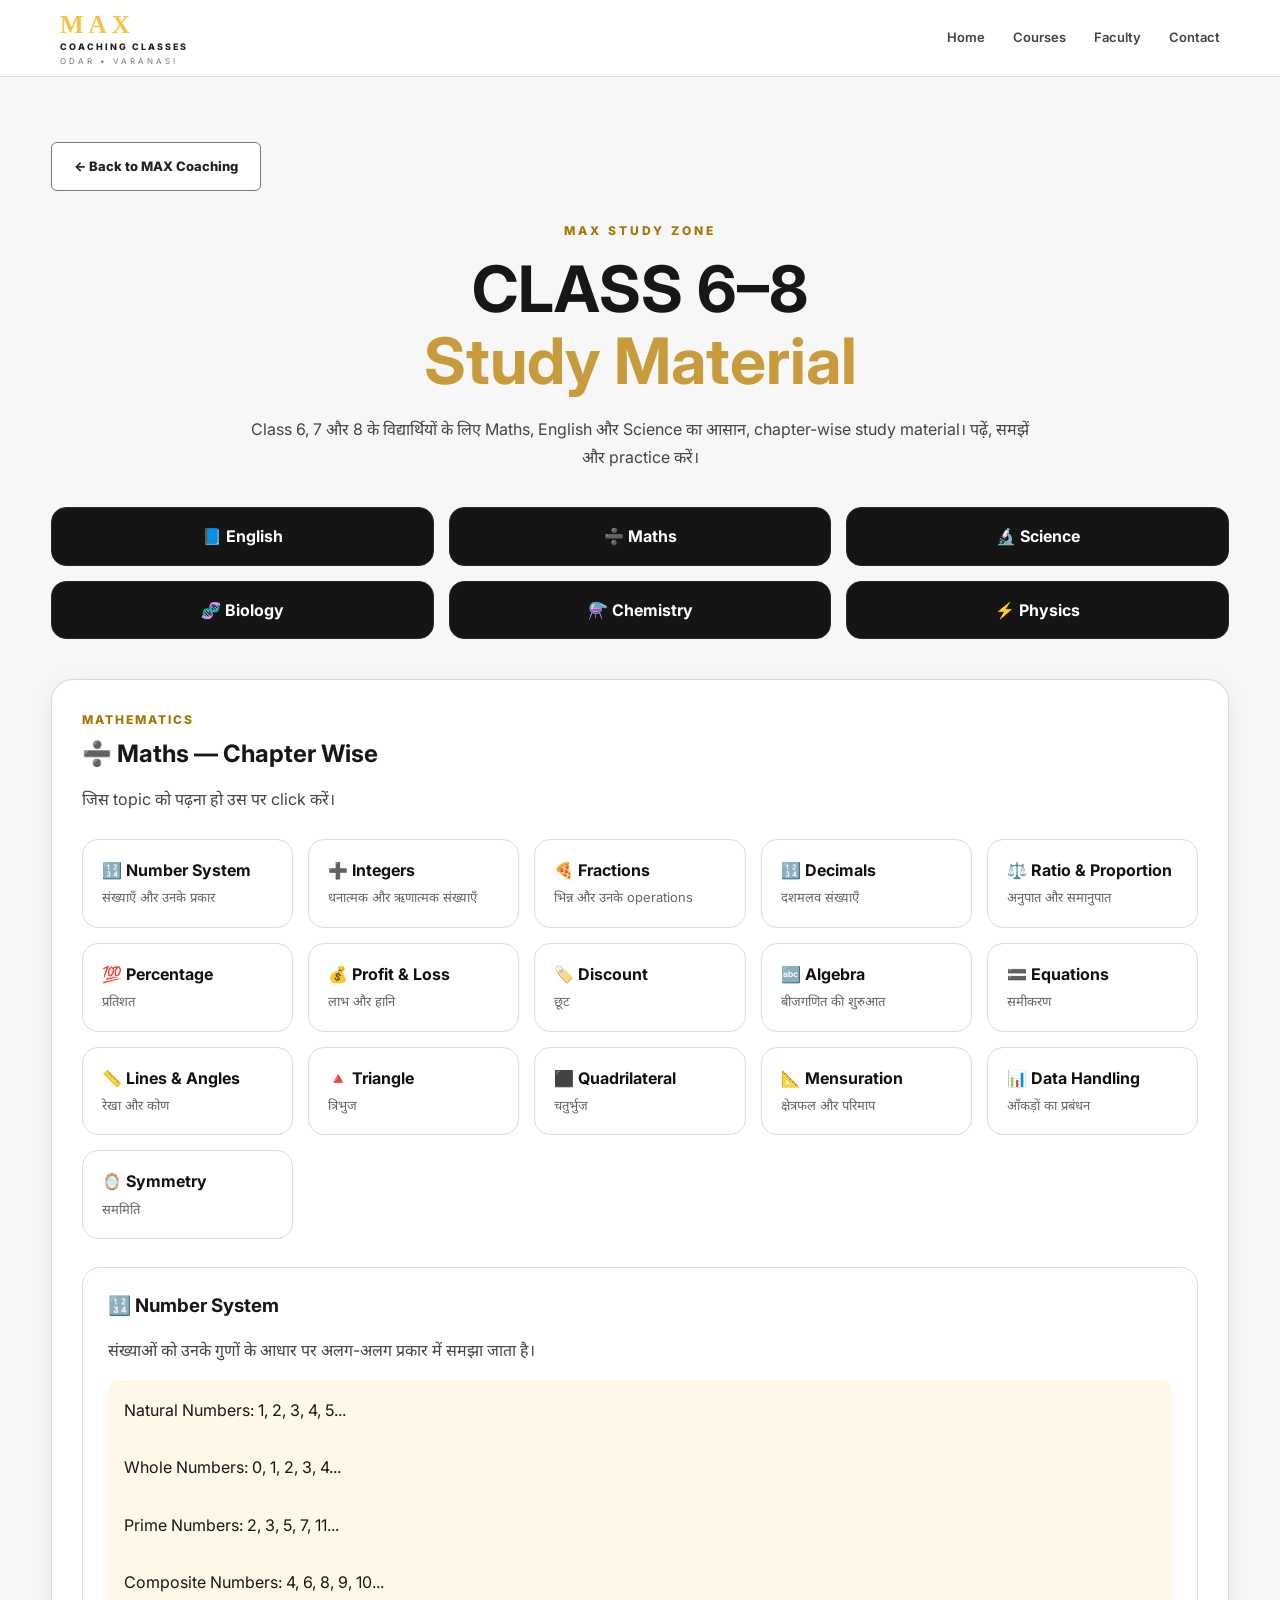
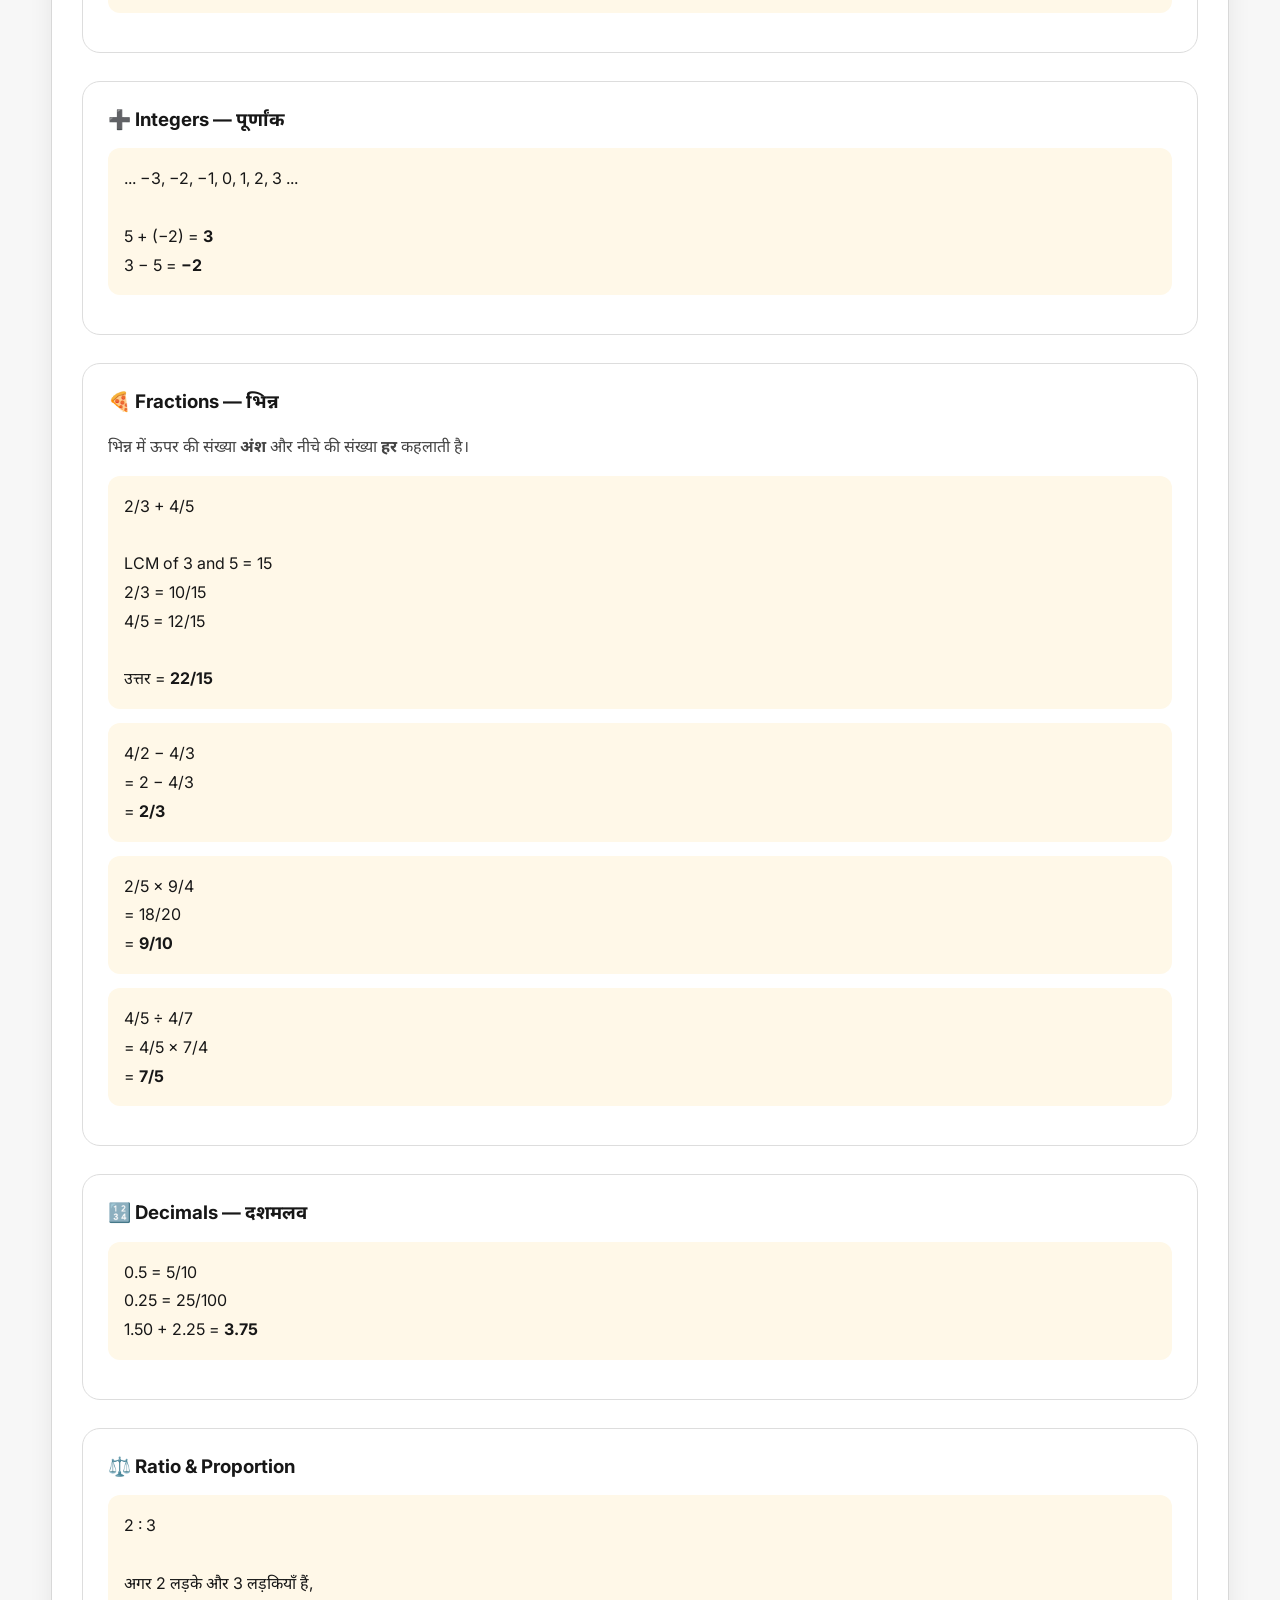
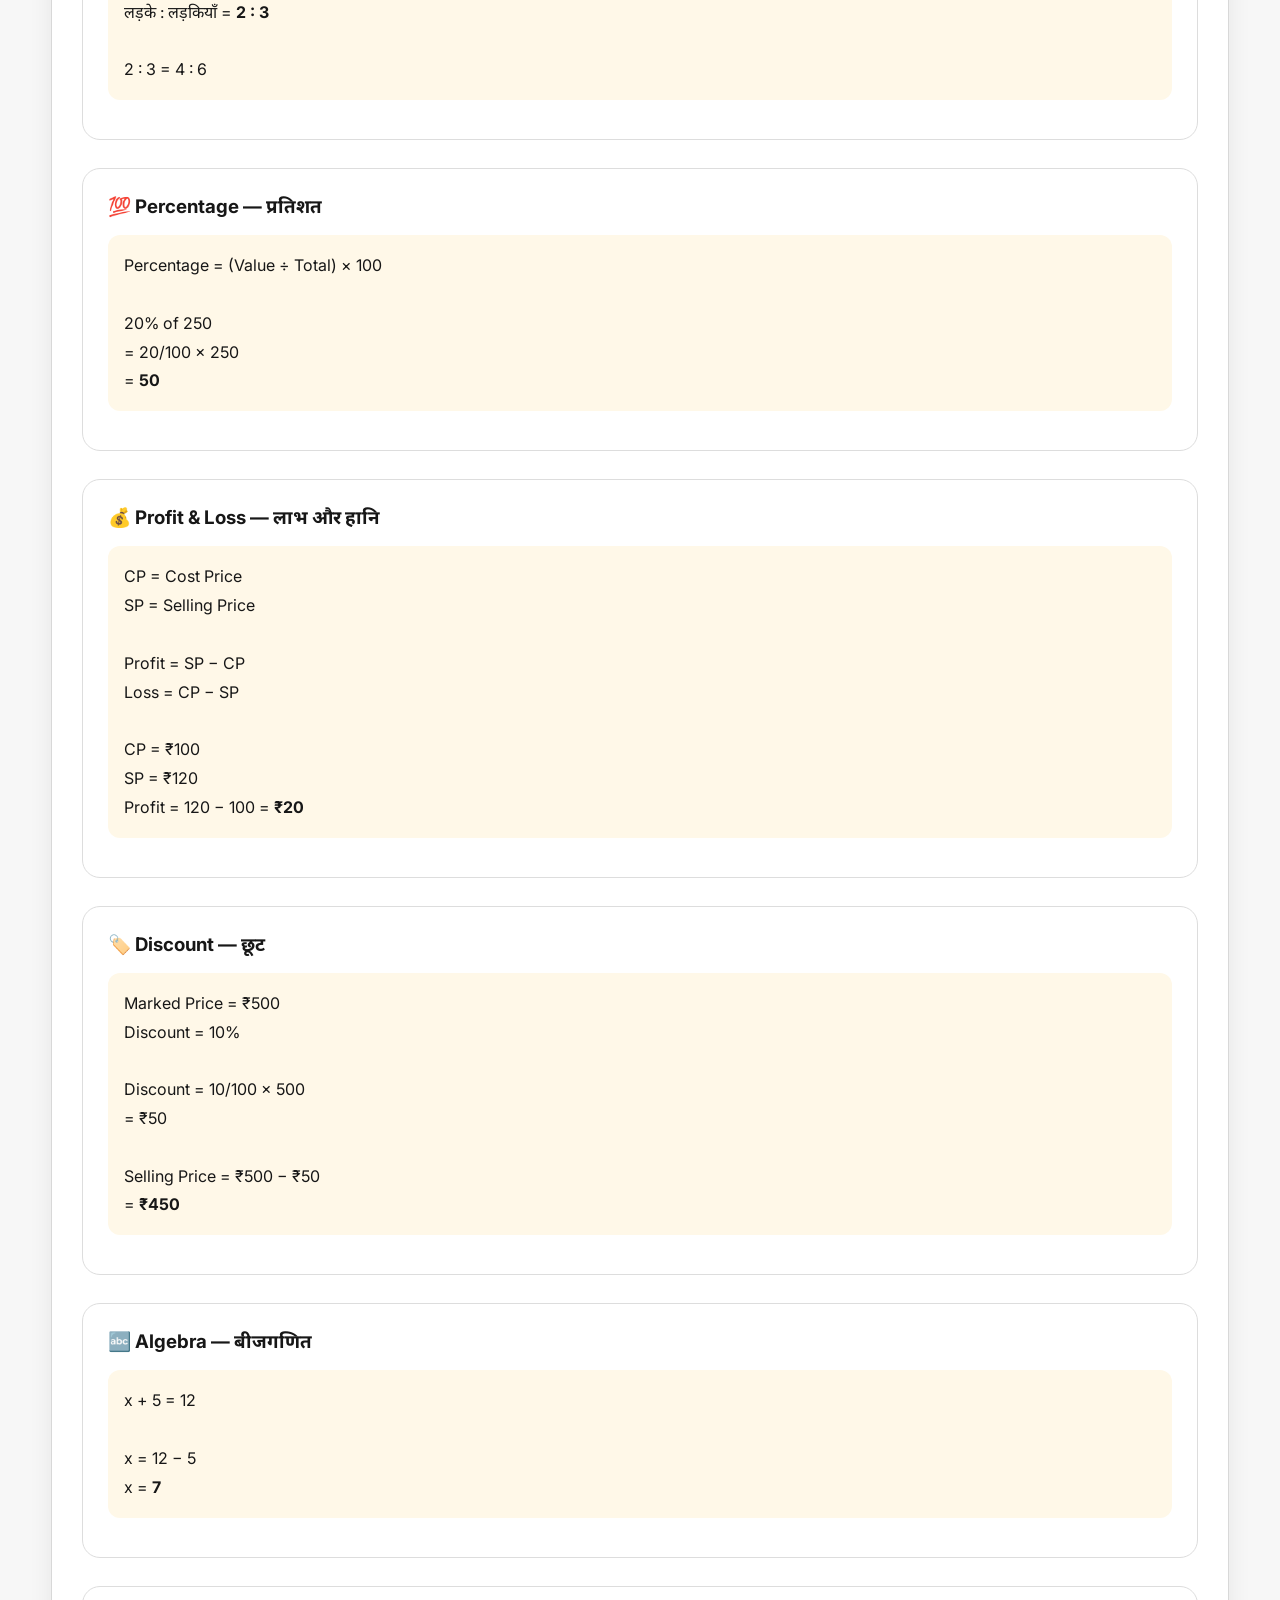
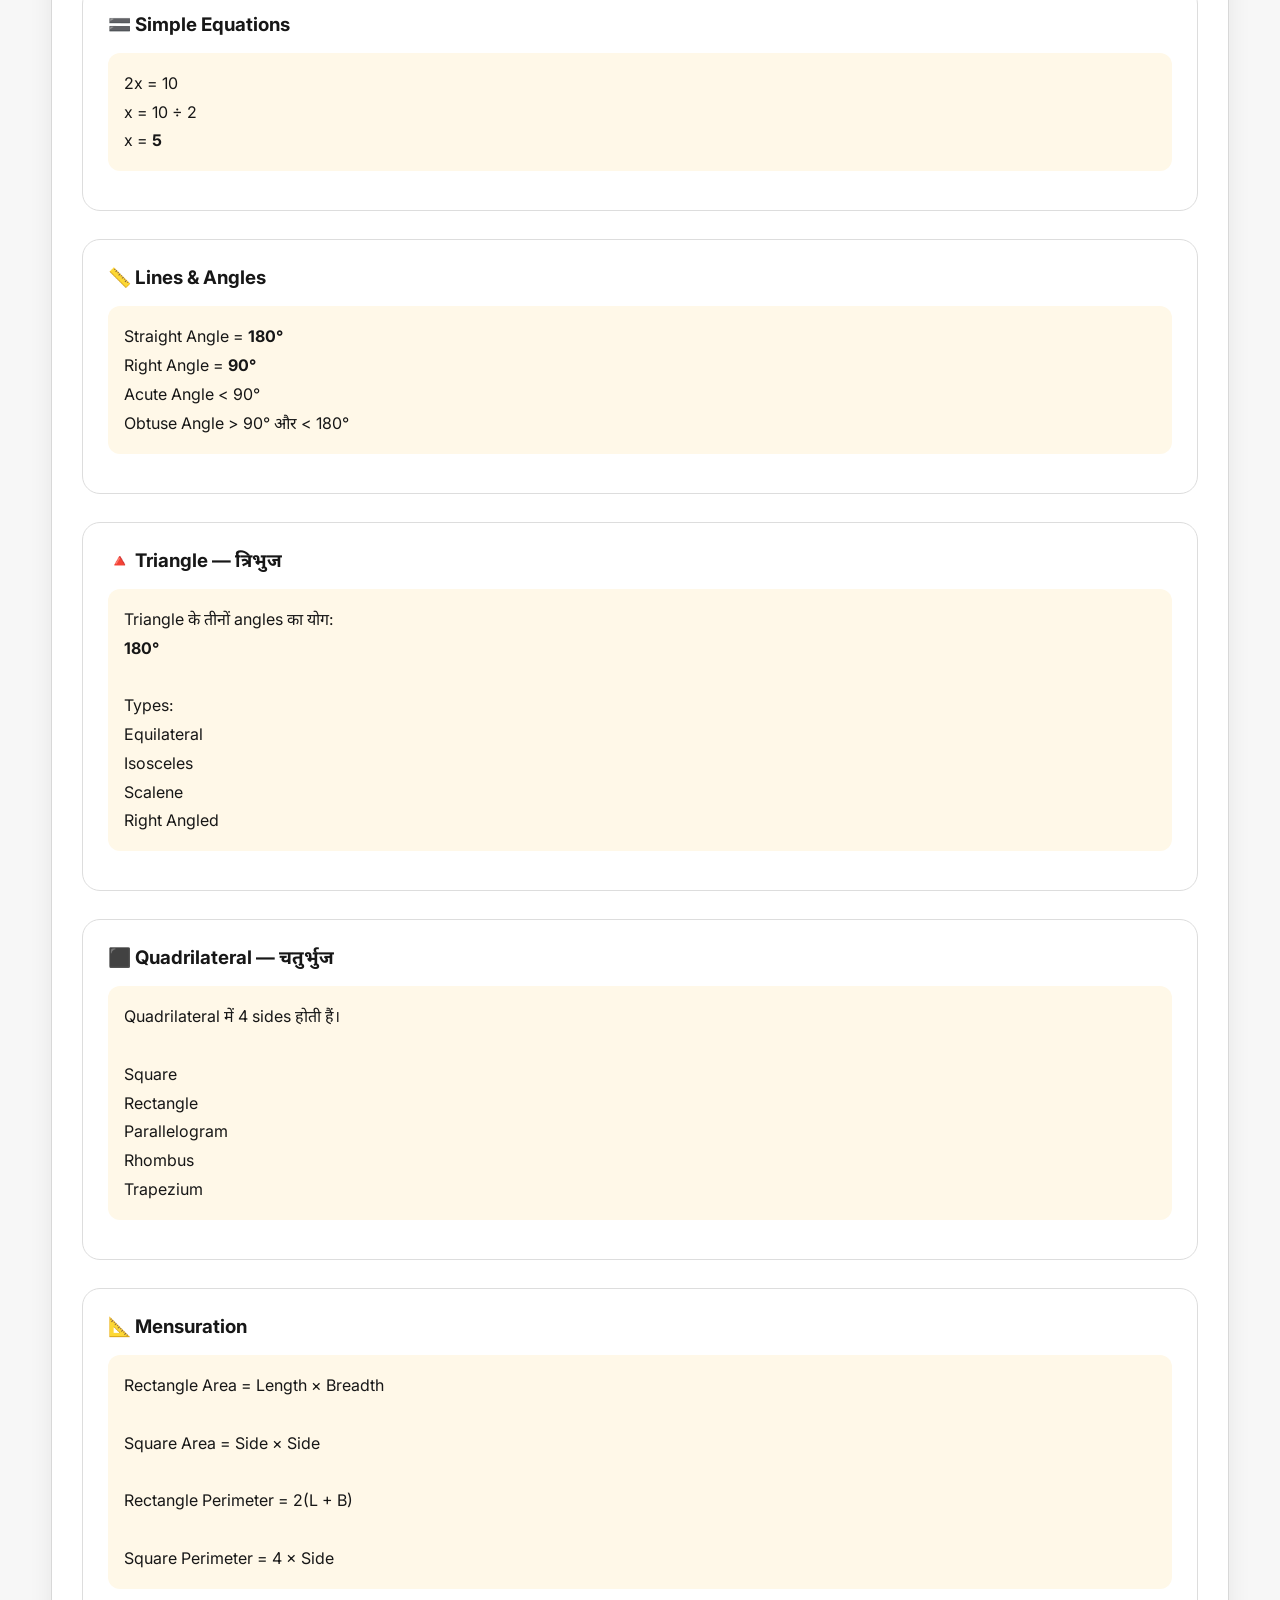
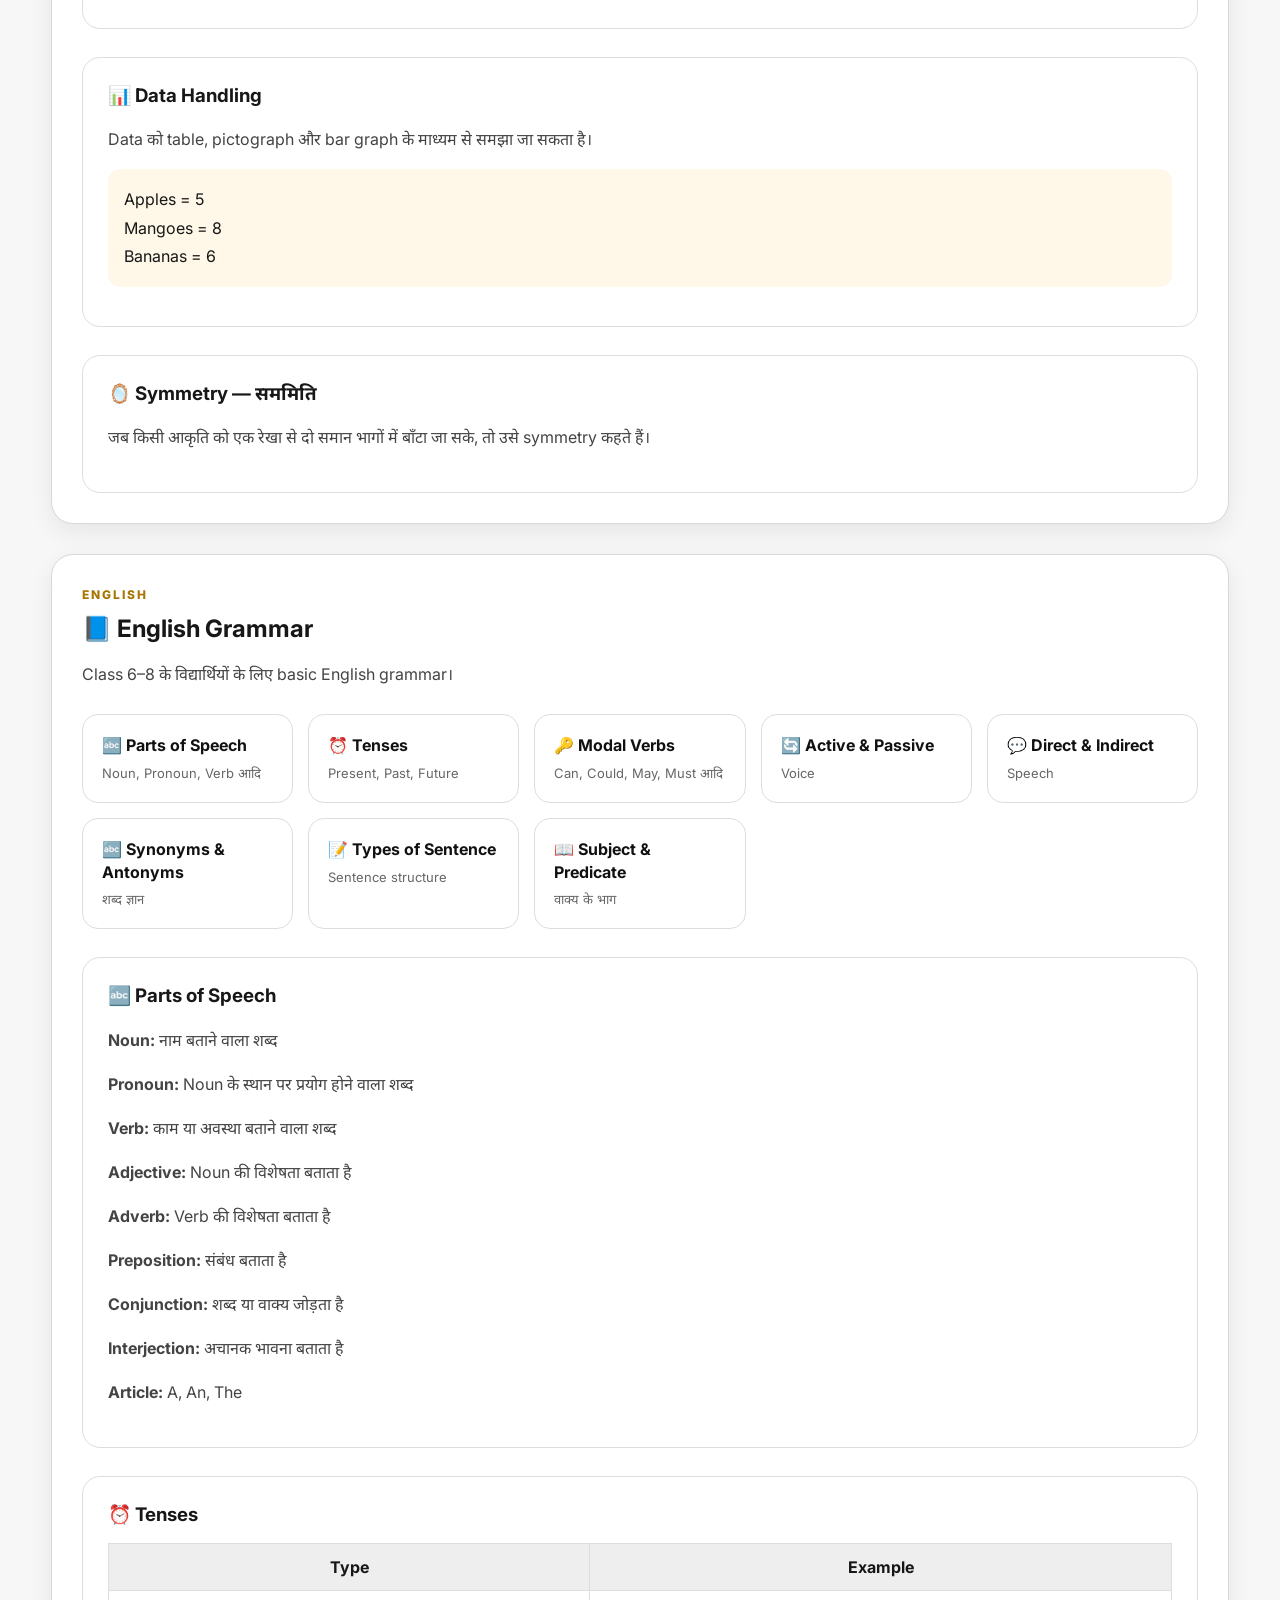
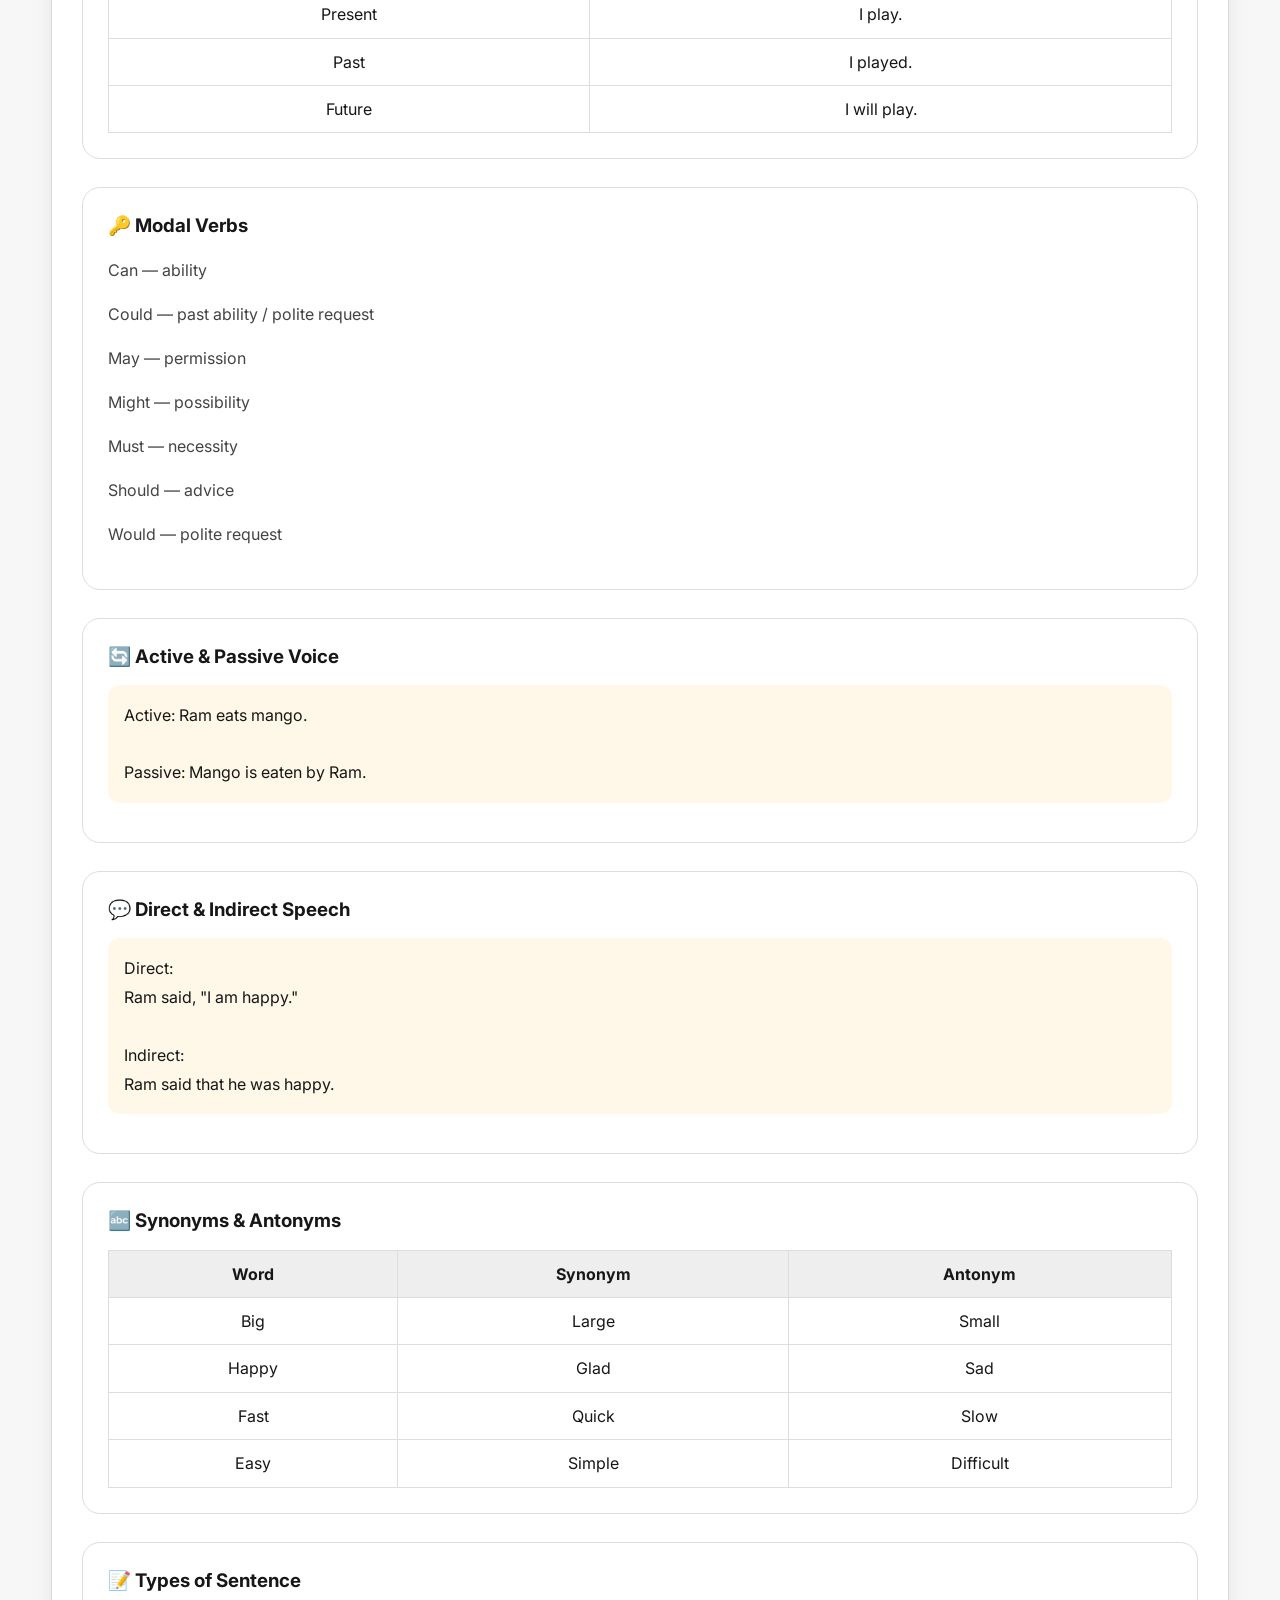
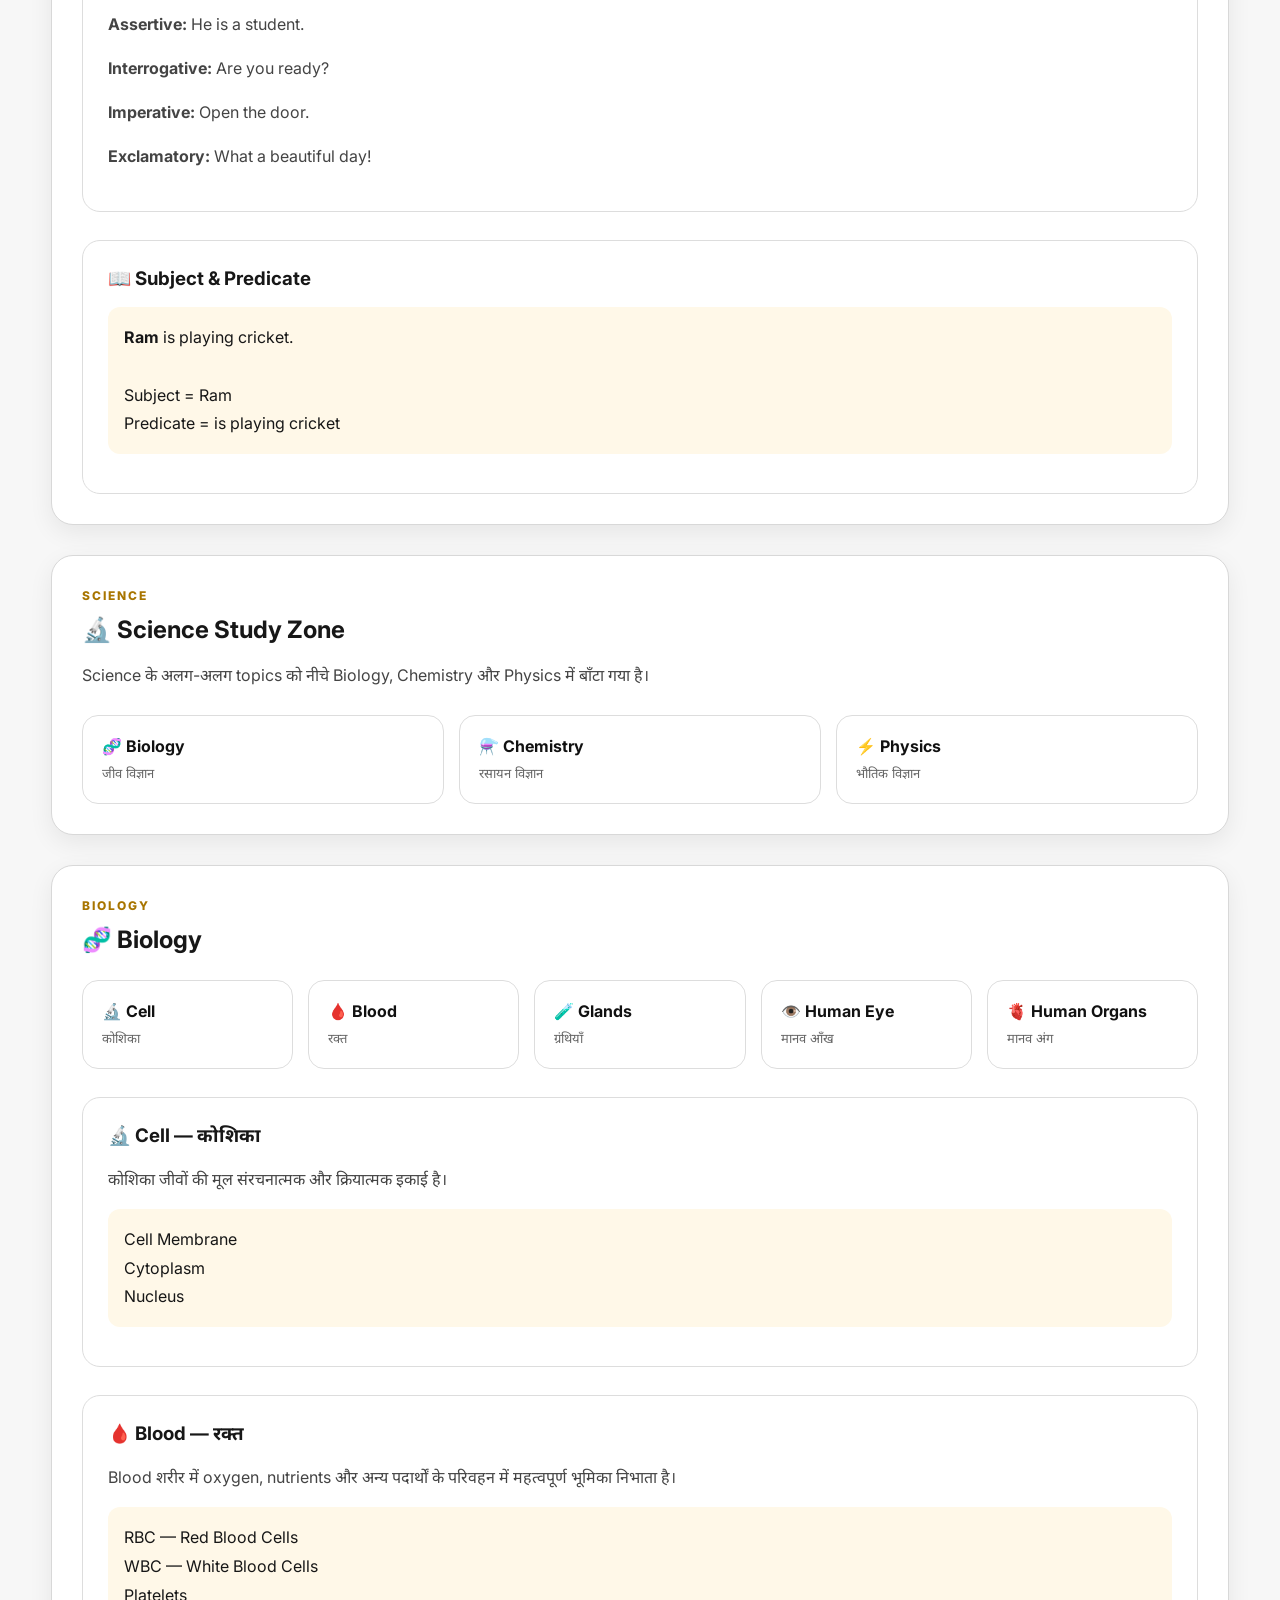
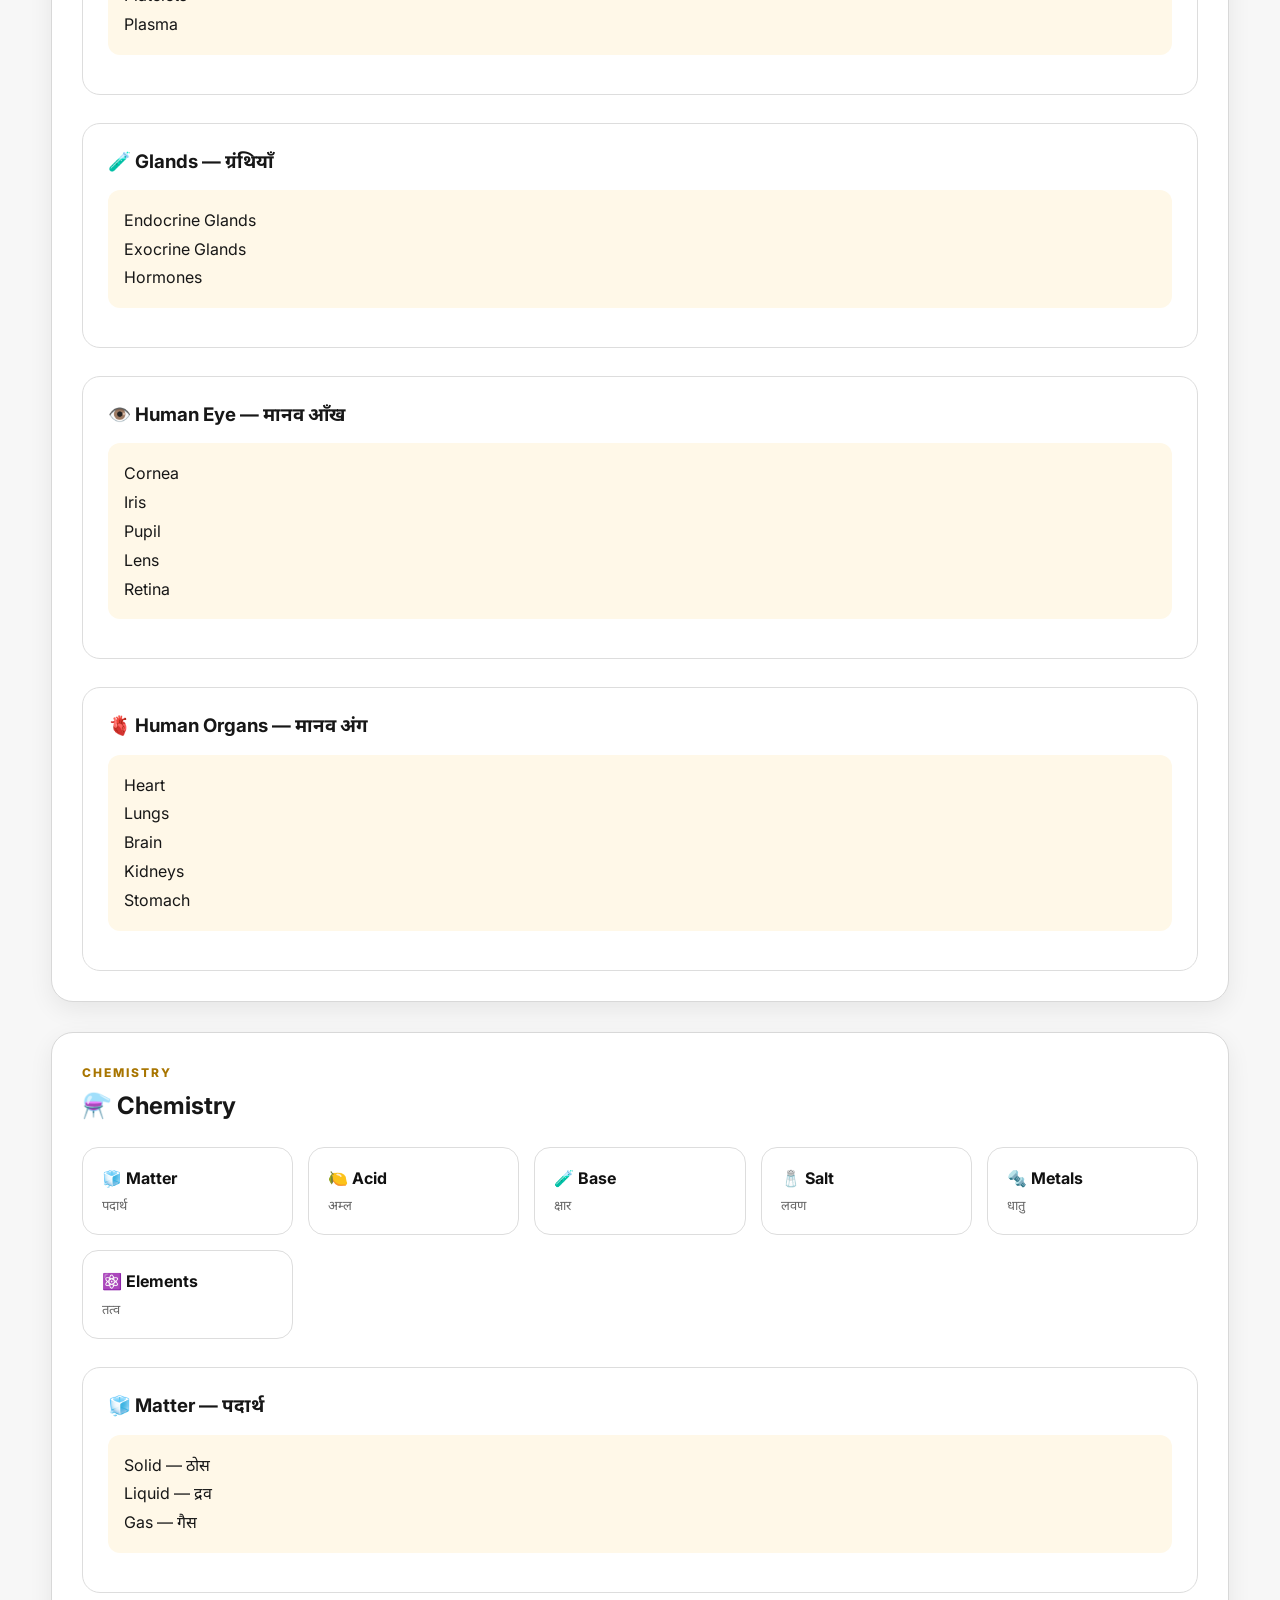
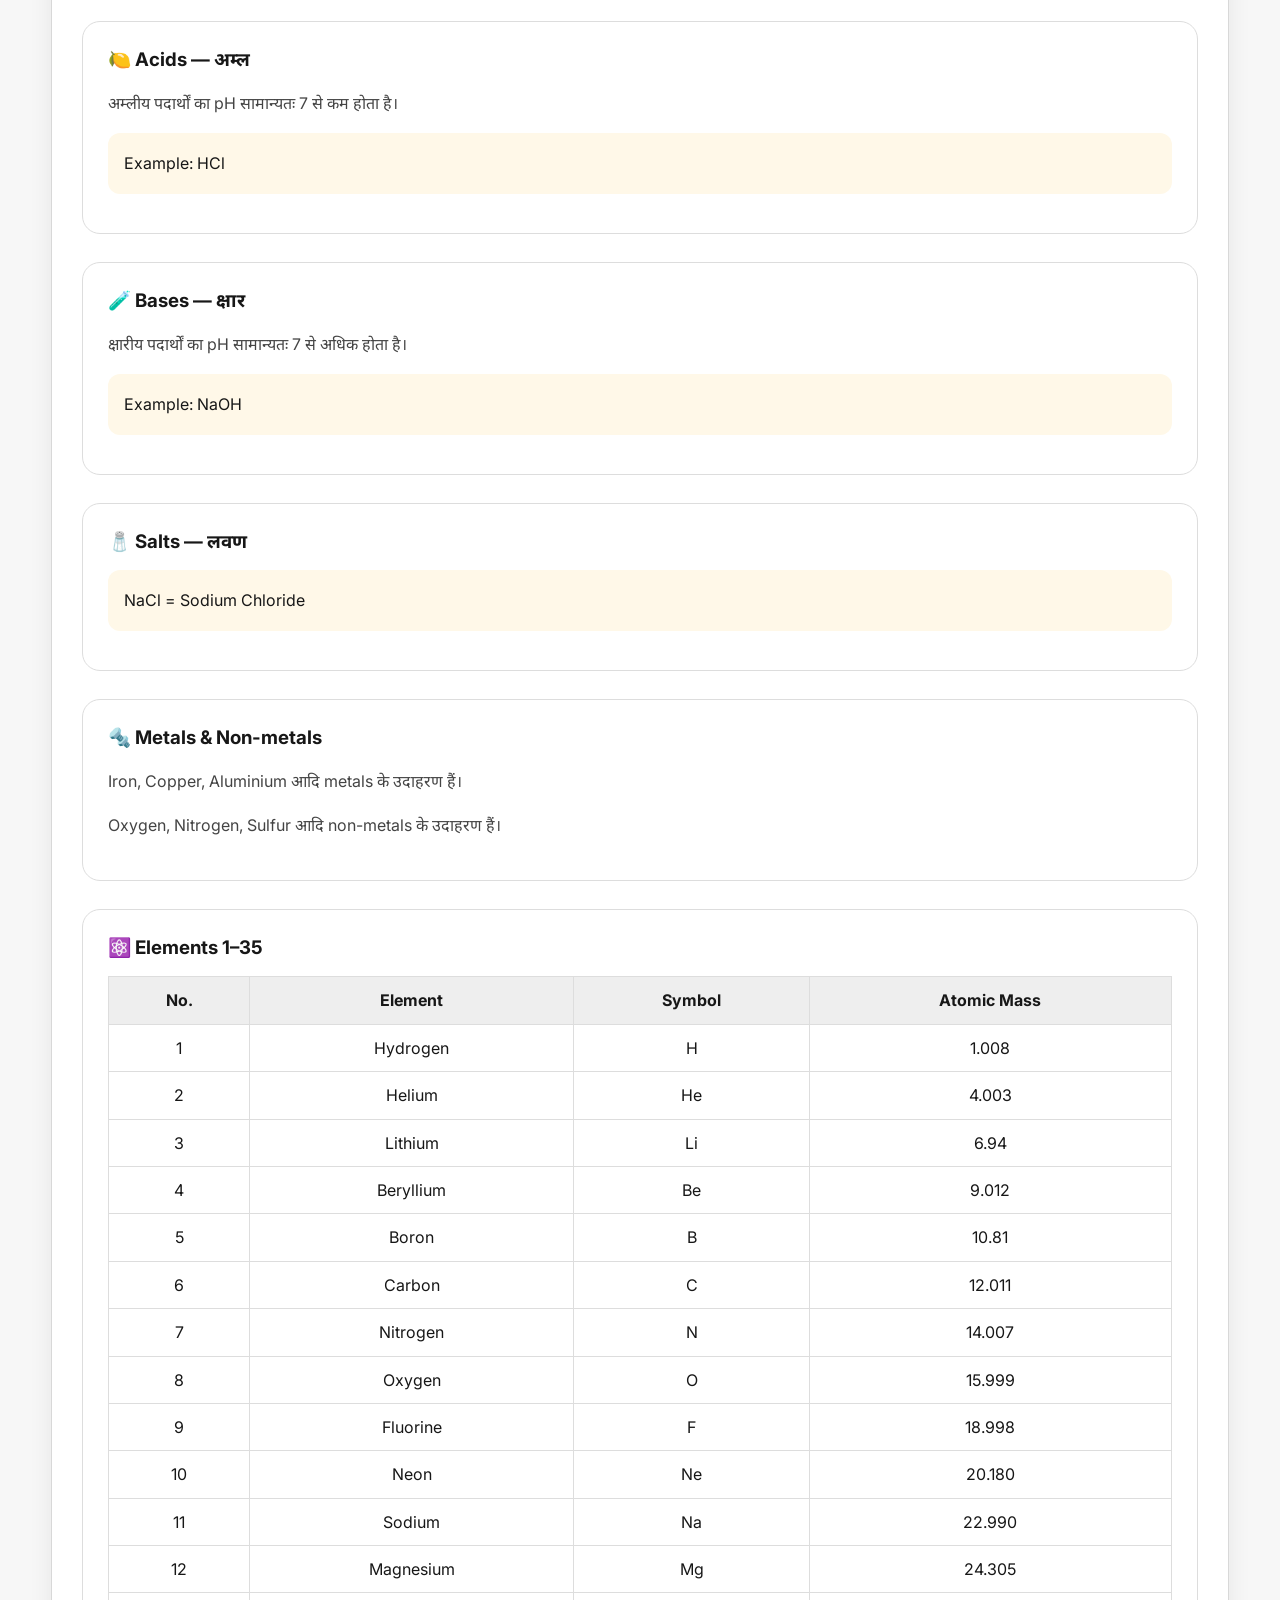
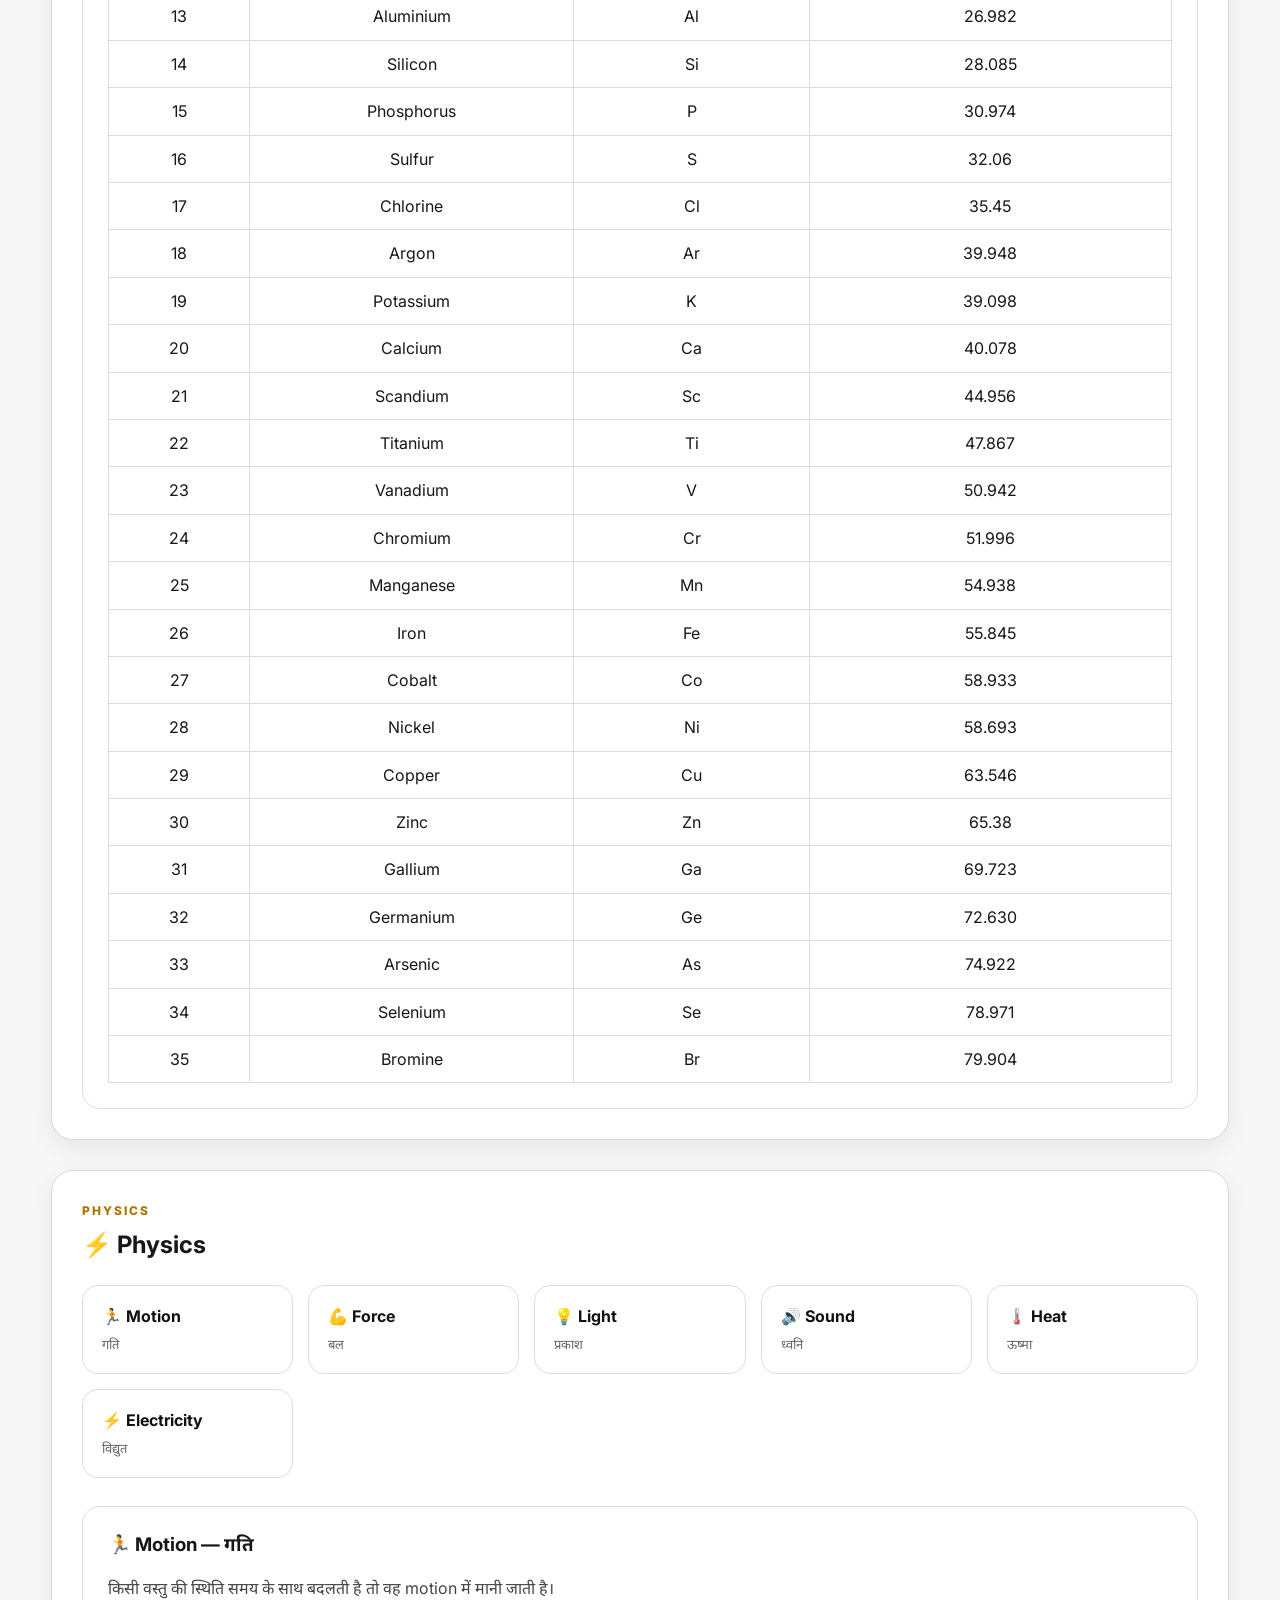
<file: class6-8.html>
<!DOCTYPE html>
<html lang="hi">
<head>

<meta charset="UTF-8">
<meta name="viewport" content="width=device-width, initial-scale=1.0">

<meta name="description"
content="MAX Coaching Classes - Class 6, 7 and 8 Study Material - Maths, English, Science, Biology, Chemistry and Physics">

<title>Class 6–8 Study Zone | MAX Coaching Classes</title>

<link rel="preconnect" href="https://fonts.googleapis.com">
<link rel="preconnect" href="https://fonts.gstatic.com" crossorigin>

<link href="https://fonts.googleapis.com/css2?family=Inter:wght@400;500;600;700;800&family=Noto+Sans+Devanagari:wght@400;500;600;700;800&display=swap"
rel="stylesheet">

<link rel="stylesheet" href="style.css">

<style>

/* =====================================================
   CLASS 6–8 STUDY PAGE
   ===================================================== */

html{
  scroll-behavior:smooth;
}

.study-page,
.study-page *{
  box-sizing:border-box;
}

.study-page{
  width:100%;
  min-height:100vh;
  padding:65px 0;
  overflow:hidden;
  font-family:"Inter","Noto Sans Devanagari",sans-serif;
}

.study-page .container{
  width:min(1200px,92%);
  max-width:1200px;
  margin:0 auto;
}

/* =====================================================
   INTRO
   ===================================================== */

.study-intro{
  width:100%;
  max-width:900px;
  margin:0 auto 35px;
  text-align:center;
}

.study-intro .section-label{
  margin-bottom:12px;
}

.study-intro h1{
  margin:10px 0 18px;
  font-size:clamp(36px,6vw,64px);
  line-height:1.12;
  word-break:normal;
}

.study-intro h1 span{
  display:block;
  color:#c89b3c;
}

.study-intro p{
  max-width:800px;
  margin:0 auto;
  line-height:1.8;
}

/* =====================================================
   BACK BUTTON
   ===================================================== */

.back-btn{
  display:inline-block;
  margin-bottom:30px;
}

/* =====================================================
   SUBJECT MENU
   ===================================================== */

.subject-menu{
  width:100%;
  display:grid;
  grid-template-columns:repeat(3,minmax(0,1fr));
  gap:15px;
  margin:30px 0 40px;
}

.subject-menu a{
  min-width:0;
  display:flex;
  align-items:center;
  justify-content:center;
  min-height:58px;
  padding:15px 12px;
  border-radius:15px;
  background:#151515;
  color:#fff;
  text-decoration:none;
  text-align:center;
  font-weight:700;
  border:1px solid #292929;
  transition:.25s ease;
}

.subject-menu a:hover{
  color:#c89b3c;
  border-color:#c89b3c;
  transform:translateY(-3px);
}

/* =====================================================
   STUDY BOX
   ===================================================== */

.study-box{
  width:100%;
  max-width:100%;
  margin:30px 0;
  padding:30px;
  border-radius:22px;
  background:#f7f7f7;
  color:#111;
  overflow:hidden;
  scroll-margin-top:90px;
}

.study-box h2{
  margin:8px 0 10px;
  line-height:1.3;
}

.study-box > p{
  line-height:1.8;
}

/* =====================================================
   TOPIC MENU
   ===================================================== */

.topic-menu{
  width:100%;
  display:grid;
  grid-template-columns:repeat(auto-fit,minmax(210px,1fr));
  gap:15px;
  margin-top:25px;
}

.topic-link{
  min-width:0;
  display:block;
  padding:19px;
  border-radius:16px;
  background:#fff;
  color:#111;
  border:1px solid #ddd;
  text-decoration:none;
  font-weight:700;
  line-height:1.4;
  transition:.25s ease;
}

.topic-link:hover{
  transform:translateY(-3px);
  border-color:#c89b3c;
  box-shadow:0 8px 22px rgba(0,0,0,.08);
}

.topic-link span{
  display:block;
  margin-top:7px;
  color:#666;
  font-size:13px;
  font-weight:400;
  line-height:1.5;
}

/* =====================================================
   CHAPTER
   ===================================================== */

.chapter{
  width:100%;
  max-width:100%;
  margin-top:28px;
  padding:25px;
  background:#fff;
  border:1px solid #ddd;
  border-radius:18px;
  scroll-margin-top:90px;
  overflow:hidden;
}

.chapter h3{
  margin:0 0 15px;
  line-height:1.4;
}

.chapter p{
  line-height:1.75;
}

.chapter ul{
  line-height:1.9;
}

/* =====================================================
   EXAMPLE
   ===================================================== */

.example{
  width:100%;
  max-width:100%;
  margin:14px 0;
  padding:16px;
  border-radius:12px;
  background:#fff8e8;
  line-height:1.8;
  overflow-wrap:break-word;
}

/* =====================================================
   TABLE
   ===================================================== */

.table-wrap{
  width:100%;
  overflow-x:auto;
  -webkit-overflow-scrolling:touch;
  margin-top:15px;
}

table{
  width:100%;
  min-width:520px;
  border-collapse:collapse;
  background:#fff;
}

th,
td{
  padding:10px;
  border:1px solid #ddd;
  text-align:center;
}

th{
  background:#eee;
}

/* =====================================================
   DETAILS
   ===================================================== */

details{
  margin:10px 0;
  padding:15px;
  background:#fff;
  border:1px solid #ddd;
  border-radius:12px;
}

summary{
  cursor:pointer;
  font-weight:700;
}

/* =====================================================
   POEM
   ===================================================== */

.poem{
  padding:25px;
  background:#fff8e8;
  border-radius:18px;
  line-height:2;
}

.poem hr{
  border:0;
  border-top:1px solid #ddd;
  margin:20px 0;
}

/* =====================================================
   SECTION LABEL
   ===================================================== */

.study-box .section-label{
  font-size:12px;
  letter-spacing:2px;
  font-weight:800;
}

/* =====================================================
   DARK MODE SUPPORT
   ===================================================== */

@media(prefers-color-scheme:dark){

  .study-box{
    background:#111;
    color:#eee;
    border:1px solid #292929;
  }

  .topic-link{
    background:#181818;
    color:#fff;
    border-color:#333;
  }

  .topic-link span{
    color:#aaa;
  }

  .chapter{
    background:#171717;
    color:#eee;
    border-color:#333;
  }

  .example{
    background:#211b0d;
    color:#eee;
  }

  table{
    background:#171717;
    color:#eee;
  }

  th{
    background:#252525;
  }

  th,
  td{
    border-color:#444;
  }

  details{
    background:#181818;
    border-color:#333;
  }

  .poem{
    background:#211b0d;
  }

}

/* =====================================================
   TABLET
   ===================================================== */

@media(max-width:850px){

  .subject-menu{
    grid-template-columns:repeat(2,minmax(0,1fr));
  }

  .study-box{
    padding:25px;
  }

}

/* =====================================================
   MOBILE
   ===================================================== */

@media(max-width:600px){

  .study-page{
    padding:35px 0;
  }

  .study-page .container{
    width:94%;
  }

  .study-intro{
    margin-bottom:25px;
  }

  .study-intro h1{
    font-size:34px;
  }

  .study-intro p{
    font-size:14px;
  }

  .subject-menu{
    grid-template-columns:repeat(2,minmax(0,1fr));
    gap:10px;
    margin:25px 0 30px;
  }

  .subject-menu a{
    min-height:52px;
    padding:12px 7px;
    font-size:13px;
  }

  .study-box{
    padding:18px;
    margin:20px 0;
    border-radius:16px;
  }

  .study-box h2{
    font-size:24px;
  }

  .topic-menu{
    grid-template-columns:1fr;
    gap:10px;
  }

  .topic-link{
    padding:16px;
  }

  .chapter{
    padding:16px;
    margin-top:20px;
    border-radius:14px;
  }

  .chapter h3{
    font-size:20px;
  }

  .example{
    padding:13px;
    font-size:14px;
  }

  .chapter table{
    min-width:580px;
    font-size:13px;
  }

  .poem{
    padding:18px;
    font-size:14px;
  }

}

/* =====================================================
   VERY SMALL MOBILE
   ===================================================== */

@media(max-width:380px){

  .study-page .container{
    width:95%;
  }

  .subject-menu{
    grid-template-columns:1fr;
  }

  .study-intro h1{
    font-size:31px;
  }

}

</style>

</head>


<body>


<!-- =====================================================
     HEADER
     ===================================================== -->

<header class="header">

  <div class="container nav">

    <a class="brand" href="index.html">

      <span class="brand-max">
        MAX
      </span>

      <span>
        COACHING CLASSES
      </span>

      <small>
        ODAR • VARANASI
      </small>

    </a>


    <nav class="nav-links">

      <a href="index.html">
        Home
      </a>

      <a href="index.html#courses">
        Courses
      </a>

      <a href="index.html#faculty">
        Faculty
      </a>

      <a href="index.html#contact">
        Contact
      </a>

    </nav>

  </div>

</header>


<!-- =====================================================
     MAIN
     ===================================================== -->

<main>

<section class="study-page">

<div class="container">


<!-- BACK -->

<a href="index.html" class="btn btn-outline back-btn">
  ← Back to MAX Coaching
</a>


<!-- =====================================================
     INTRO
     ===================================================== -->

<div class="study-intro">

  <div class="section-label">
    MAX STUDY ZONE
  </div>

  <h1>
    CLASS 6–8
    <span>Study Material</span>
  </h1>

  <p>
    Class 6, 7 और 8 के विद्यार्थियों के लिए
    Maths, English और Science का आसान,
    chapter-wise study material।
    पढ़ें, समझें और practice करें।
  </p>

</div>


<!-- =====================================================
     SUBJECT MENU
     ===================================================== -->

<div class="subject-menu">

  <a href="#english">
    📘 English
  </a>

  <a href="#maths">
    ➗ Maths
  </a>

  <a href="#science">
    🔬 Science
  </a>

  <a href="#biology">
    🧬 Biology
  </a>

  <a href="#chemistry">
    ⚗️ Chemistry
  </a>

  <a href="#physics">
    ⚡ Physics
  </a>

</div>


<!-- =====================================================
     MATHS
     ===================================================== -->

<section id="maths" class="study-box">

  <div class="section-label">
    MATHEMATICS
  </div>

  <h2>
    ➗ Maths — Chapter Wise
  </h2>

  <p>
    जिस topic को पढ़ना हो उस पर click करें।
  </p>


  <div class="topic-menu">

    <a class="topic-link" href="#m-number">
      🔢 Number System
      <span>संख्याएँ और उनके प्रकार</span>
    </a>

    <a class="topic-link" href="#m-integer">
      ➕ Integers
      <span>धनात्मक और ऋणात्मक संख्याएँ</span>
    </a>

    <a class="topic-link" href="#m-fraction">
      🍕 Fractions
      <span>भिन्न और उनके operations</span>
    </a>

    <a class="topic-link" href="#m-decimal">
      🔢 Decimals
      <span>दशमलव संख्याएँ</span>
    </a>

    <a class="topic-link" href="#m-ratio">
      ⚖️ Ratio & Proportion
      <span>अनुपात और समानुपात</span>
    </a>

    <a class="topic-link" href="#m-percentage">
      💯 Percentage
      <span>प्रतिशत</span>
    </a>

    <a class="topic-link" href="#m-profit">
      💰 Profit & Loss
      <span>लाभ और हानि</span>
    </a>

    <a class="topic-link" href="#m-discount">
      🏷️ Discount
      <span>छूट</span>
    </a>

    <a class="topic-link" href="#m-algebra">
      🔤 Algebra
      <span>बीजगणित की शुरुआत</span>
    </a>

    <a class="topic-link" href="#m-equation">
      🟰 Equations
      <span>समीकरण</span>
    </a>

    <a class="topic-link" href="#m-line">
      📏 Lines & Angles
      <span>रेखा और कोण</span>
    </a>

    <a class="topic-link" href="#m-triangle">
      🔺 Triangle
      <span>त्रिभुज</span>
    </a>

    <a class="topic-link" href="#m-quadrilateral">
      ⬛ Quadrilateral
      <span>चतुर्भुज</span>
    </a>

    <a class="topic-link" href="#m-mensuration">
      📐 Mensuration
      <span>क्षेत्रफल और परिमाप</span>
    </a>

    <a class="topic-link" href="#m-data">
      📊 Data Handling
      <span>आँकड़ों का प्रबंधन</span>
    </a>

    <a class="topic-link" href="#m-symmetry">
      🪞 Symmetry
      <span>सममिति</span>
    </a>

  </div>


  <div id="m-number" class="chapter">

    <h3>
      🔢 Number System
    </h3>

    <p>
      संख्याओं को उनके गुणों के आधार पर अलग-अलग प्रकार में समझा जाता है।
    </p>

    <div class="example">

      Natural Numbers:
      1, 2, 3, 4, 5...

      <br><br>

      Whole Numbers:
      0, 1, 2, 3, 4...

      <br><br>

      Prime Numbers:
      2, 3, 5, 7, 11...

      <br><br>

      Composite Numbers:
      4, 6, 8, 9, 10...

    </div>

  </div>


  <div id="m-integer" class="chapter">

    <h3>
      ➕ Integers — पूर्णांक
    </h3>

    <div class="example">

      ... −3, −2, −1, 0, 1, 2, 3 ...

      <br><br>

      5 + (−2) = <b>3</b>

      <br>

      3 − 5 = <b>−2</b>

    </div>

  </div>


  <div id="m-fraction" class="chapter">

    <h3>
      🍕 Fractions — भिन्न
    </h3>

    <p>
      भिन्न में ऊपर की संख्या <b>अंश</b> और नीचे की संख्या
      <b>हर</b> कहलाती है।
    </p>

    <div class="example">

      2/3 + 4/5

      <br><br>

      LCM of 3 and 5 = 15

      <br>

      2/3 = 10/15

      <br>

      4/5 = 12/15

      <br><br>

      उत्तर = <b>22/15</b>

    </div>

    <div class="example">

      4/2 − 4/3

      <br>

      = 2 − 4/3

      <br>

      = <b>2/3</b>

    </div>

    <div class="example">

      2/5 × 9/4

      <br>

      = 18/20

      <br>

      = <b>9/10</b>

    </div>

    <div class="example">

      4/5 ÷ 4/7

      <br>

      = 4/5 × 7/4

      <br>

      = <b>7/5</b>

    </div>

  </div>


  <div id="m-decimal" class="chapter">

    <h3>
      🔢 Decimals — दशमलव
    </h3>

    <div class="example">

      0.5 = 5/10

      <br>

      0.25 = 25/100

      <br>

      1.50 + 2.25 = <b>3.75</b>

    </div>

  </div>


  <div id="m-ratio" class="chapter">

    <h3>
      ⚖️ Ratio & Proportion
    </h3>

    <div class="example">

      2 : 3

      <br><br>

      अगर 2 लड़के और 3 लड़कियाँ हैं,

      <br>

      लड़के : लड़कियाँ = <b>2 : 3</b>

      <br><br>

      2 : 3 = 4 : 6

    </div>

  </div>


  <div id="m-percentage" class="chapter">

    <h3>
      💯 Percentage — प्रतिशत
    </h3>

    <div class="example">

      Percentage =
      (Value ÷ Total) × 100

      <br><br>

      20% of 250

      <br>

      = 20/100 × 250

      <br>

      = <b>50</b>

    </div>

  </div>


  <div id="m-profit" class="chapter">

    <h3>
      💰 Profit & Loss — लाभ और हानि
    </h3>

    <div class="example">

      CP = Cost Price

      <br>

      SP = Selling Price

      <br><br>

      Profit = SP − CP

      <br>

      Loss = CP − SP

      <br><br>

      CP = ₹100

      <br>

      SP = ₹120

      <br>

      Profit = 120 − 100 = <b>₹20</b>

    </div>

  </div>


  <div id="m-discount" class="chapter">

    <h3>
      🏷️ Discount — छूट
    </h3>

    <div class="example">

      Marked Price = ₹500

      <br>

      Discount = 10%

      <br><br>

      Discount = 10/100 × 500

      <br>

      = ₹50

      <br><br>

      Selling Price = ₹500 − ₹50

      <br>

      = <b>₹450</b>

    </div>

  </div>


  <div id="m-algebra" class="chapter">

    <h3>
      🔤 Algebra — बीजगणित
    </h3>

    <div class="example">

      x + 5 = 12

      <br><br>

      x = 12 − 5

      <br>

      x = <b>7</b>

    </div>

  </div>


  <div id="m-equation" class="chapter">

    <h3>
      🟰 Simple Equations
    </h3>

    <div class="example">

      2x = 10

      <br>

      x = 10 ÷ 2

      <br>

      x = <b>5</b>

    </div>

  </div>


  <div id="m-line" class="chapter">

    <h3>
      📏 Lines & Angles
    </h3>

    <div class="example">

      Straight Angle = <b>180°</b>

      <br>

      Right Angle = <b>90°</b>

      <br>

      Acute Angle &lt; 90°

      <br>

      Obtuse Angle &gt; 90° और &lt; 180°

    </div>

  </div>


  <div id="m-triangle" class="chapter">

    <h3>
      🔺 Triangle — त्रिभुज
    </h3>

    <div class="example">

      Triangle के तीनों angles का योग:

      <br>

      <b>180°</b>

      <br><br>

      Types:

      <br>

      Equilateral

      <br>

      Isosceles

      <br>

      Scalene

      <br>

      Right Angled

    </div>

  </div>


  <div id="m-quadrilateral" class="chapter">

    <h3>
      ⬛ Quadrilateral — चतुर्भुज
    </h3>

    <div class="example">

      Quadrilateral में 4 sides होती हैं।

      <br><br>

      Square

      <br>

      Rectangle

      <br>

      Parallelogram

      <br>

      Rhombus

      <br>

      Trapezium

    </div>

  </div>


  <div id="m-mensuration" class="chapter">

    <h3>
      📐 Mensuration
    </h3>

    <div class="example">

      Rectangle Area =
      Length × Breadth

      <br><br>

      Square Area =
      Side × Side

      <br><br>

      Rectangle Perimeter =
      2(L + B)

      <br><br>

      Square Perimeter =
      4 × Side

    </div>

  </div>


  <div id="m-data" class="chapter">

    <h3>
      📊 Data Handling
    </h3>

    <p>
      Data को table, pictograph और bar graph के माध्यम से समझा जा सकता है।
    </p>

    <div class="example">

      Apples = 5

      <br>

      Mangoes = 8

      <br>

      Bananas = 6

    </div>

  </div>


  <div id="m-symmetry" class="chapter">

    <h3>
      🪞 Symmetry — सममिति
    </h3>

    <p>
      जब किसी आकृति को एक रेखा से दो समान भागों में बाँटा जा सके,
      तो उसे symmetry कहते हैं।
    </p>

  </div>

</section>


<!-- =====================================================
     ENGLISH
     ===================================================== -->

<section id="english" class="study-box">

  <div class="section-label">
    ENGLISH
  </div>

  <h2>
    📘 English Grammar
  </h2>

  <p>
    Class 6–8 के विद्यार्थियों के लिए basic English grammar।
  </p>


  <div class="topic-menu">

    <a class="topic-link" href="#e-parts">
      🔤 Parts of Speech
      <span>Noun, Pronoun, Verb आदि</span>
    </a>

    <a class="topic-link" href="#e-tense">
      ⏰ Tenses
      <span>Present, Past, Future</span>
    </a>

    <a class="topic-link" href="#e-modal">
      🔑 Modal Verbs
      <span>Can, Could, May, Must आदि</span>
    </a>

    <a class="topic-link" href="#e-voice">
      🔄 Active & Passive
      <span>Voice</span>
    </a>

    <a class="topic-link" href="#e-speech">
      💬 Direct & Indirect
      <span>Speech</span>
    </a>

    <a class="topic-link" href="#e-word">
      🔤 Synonyms & Antonyms
      <span>शब्द ज्ञान</span>
    </a>

    <a class="topic-link" href="#e-sentence">
      📝 Types of Sentence
      <span>Sentence structure</span>
    </a>

    <a class="topic-link" href="#e-subject">
      📖 Subject & Predicate
      <span>वाक्य के भाग</span>
    </a>

  </div>


  <div id="e-parts" class="chapter">

    <h3>
      🔤 Parts of Speech
    </h3>

    <p>
      <b>Noun:</b> नाम बताने वाला शब्द
    </p>

    <p>
      <b>Pronoun:</b> Noun के स्थान पर प्रयोग होने वाला शब्द
    </p>

    <p>
      <b>Verb:</b> काम या अवस्था बताने वाला शब्द
    </p>

    <p>
      <b>Adjective:</b> Noun की विशेषता बताता है
    </p>

    <p>
      <b>Adverb:</b> Verb की विशेषता बताता है
    </p>

    <p>
      <b>Preposition:</b> संबंध बताता है
    </p>

    <p>
      <b>Conjunction:</b> शब्द या वाक्य जोड़ता है
    </p>

    <p>
      <b>Interjection:</b> अचानक भावना बताता है
    </p>

    <p>
      <b>Article:</b> A, An, The
    </p>

  </div>


  <div id="e-tense" class="chapter">

    <h3>
      ⏰ Tenses
    </h3>

    <div class="table-wrap">

      <table>

        <tr>
          <th>Type</th>
          <th>Example</th>
        </tr>

        <tr>
          <td>Present</td>
          <td>I play.</td>
        </tr>

        <tr>
          <td>Past</td>
          <td>I played.</td>
        </tr>

        <tr>
          <td>Future</td>
          <td>I will play.</td>
        </tr>

      </table>

    </div>

  </div>


  <div id="e-modal" class="chapter">

    <h3>
      🔑 Modal Verbs
    </h3>

    <p>Can — ability</p>
    <p>Could — past ability / polite request</p>
    <p>May — permission</p>
    <p>Might — possibility</p>
    <p>Must — necessity</p>
    <p>Should — advice</p>
    <p>Would — polite request</p>

  </div>


  <div id="e-voice" class="chapter">

    <h3>
      🔄 Active & Passive Voice
    </h3>

    <div class="example">

      Active:
      Ram eats mango.

      <br><br>

      Passive:
      Mango is eaten by Ram.

    </div>

  </div>


  <div id="e-speech" class="chapter">

    <h3>
      💬 Direct & Indirect Speech
    </h3>

    <div class="example">

      Direct:

      <br>

      Ram said, "I am happy."

      <br><br>

      Indirect:

      <br>

      Ram said that he was happy.

    </div>

  </div>


  <div id="e-word" class="chapter">

    <h3>
      🔤 Synonyms & Antonyms
    </h3>

    <div class="table-wrap">

      <table>

        <tr>
          <th>Word</th>
          <th>Synonym</th>
          <th>Antonym</th>
        </tr>

        <tr>
          <td>Big</td>
          <td>Large</td>
          <td>Small</td>
        </tr>

        <tr>
          <td>Happy</td>
          <td>Glad</td>
          <td>Sad</td>
        </tr>

        <tr>
          <td>Fast</td>
          <td>Quick</td>
          <td>Slow</td>
        </tr>

        <tr>
          <td>Easy</td>
          <td>Simple</td>
          <td>Difficult</td>
        </tr>

      </table>

    </div>

  </div>


  <div id="e-sentence" class="chapter">

    <h3>
      📝 Types of Sentence
    </h3>

    <p>
      <b>Assertive:</b> He is a student.
    </p>

    <p>
      <b>Interrogative:</b> Are you ready?
    </p>

    <p>
      <b>Imperative:</b> Open the door.
    </p>

    <p>
      <b>Exclamatory:</b> What a beautiful day!
    </p>

  </div>


  <div id="e-subject" class="chapter">

    <h3>
      📖 Subject & Predicate
    </h3>

    <div class="example">

      <b>Ram</b> is playing cricket.

      <br><br>

      Subject = Ram

      <br>

      Predicate = is playing cricket

    </div>

  </div>

</section>


<!-- =====================================================
     SCIENCE MAIN
     ===================================================== -->

<section id="science" class="study-box">

  <div class="section-label">
    SCIENCE
  </div>

  <h2>
    🔬 Science Study Zone
  </h2>

  <p>
    Science के अलग-अलग topics को नीचे Biology,
    Chemistry और Physics में बाँटा गया है।
  </p>


  <div class="topic-menu">

    <a class="topic-link" href="#biology">
      🧬 Biology
      <span>जीव विज्ञान</span>
    </a>

    <a class="topic-link" href="#chemistry">
      ⚗️ Chemistry
      <span>रसायन विज्ञान</span>
    </a>

    <a class="topic-link" href="#physics">
      ⚡ Physics
      <span>भौतिक विज्ञान</span>
    </a>

  </div>

</section>


<!-- =====================================================
     BIOLOGY
     ===================================================== -->

<section id="biology" class="study-box">

  <div class="section-label">
    BIOLOGY
  </div>

  <h2>
    🧬 Biology
  </h2>


  <div class="topic-menu">

    <a class="topic-link" href="#bio-cell">
      🔬 Cell
      <span>कोशिका</span>
    </a>

    <a class="topic-link" href="#bio-blood">
      🩸 Blood
      <span>रक्त</span>
    </a>

    <a class="topic-link" href="#bio-gland">
      🧪 Glands
      <span>ग्रंथियाँ</span>
    </a>

    <a class="topic-link" href="#bio-eye">
      👁️ Human Eye
      <span>मानव आँख</span>
    </a>

    <a class="topic-link" href="#bio-organ">
      🫀 Human Organs
      <span>मानव अंग</span>
    </a>

  </div>


  <div id="bio-cell" class="chapter">

    <h3>
      🔬 Cell — कोशिका
    </h3>

    <p>
      कोशिका जीवों की मूल संरचनात्मक और क्रियात्मक इकाई है।
    </p>

    <div class="example">

      Cell Membrane

      <br>

      Cytoplasm

      <br>

      Nucleus

    </div>

  </div>


  <div id="bio-blood" class="chapter">

    <h3>
      🩸 Blood — रक्त
    </h3>

    <p>
      Blood शरीर में oxygen, nutrients और अन्य पदार्थों
      के परिवहन में महत्वपूर्ण भूमिका निभाता है।
    </p>

    <div class="example">

      RBC — Red Blood Cells

      <br>

      WBC — White Blood Cells

      <br>

      Platelets

      <br>

      Plasma

    </div>

  </div>


  <div id="bio-gland" class="chapter">

    <h3>
      🧪 Glands — ग्रंथियाँ
    </h3>

    <div class="example">

      Endocrine Glands

      <br>

      Exocrine Glands

      <br>

      Hormones

    </div>

  </div>


  <div id="bio-eye" class="chapter">

    <h3>
      👁️ Human Eye — मानव आँख
    </h3>

    <div class="example">

      Cornea

      <br>

      Iris

      <br>

      Pupil

      <br>

      Lens

      <br>

      Retina

    </div>

  </div>


  <div id="bio-organ" class="chapter">

    <h3>
      🫀 Human Organs — मानव अंग
    </h3>

    <div class="example">

      Heart

      <br>

      Lungs

      <br>

      Brain

      <br>

      Kidneys

      <br>

      Stomach

    </div>

  </div>

</section>


<!-- =====================================================
     CHEMISTRY
     ===================================================== -->

<section id="chemistry" class="study-box">

  <div class="section-label">
    CHEMISTRY
  </div>

  <h2>
    ⚗️ Chemistry
  </h2>


  <div class="topic-menu">

    <a class="topic-link" href="#chem-matter">
      🧊 Matter
      <span>पदार्थ</span>
    </a>

    <a class="topic-link" href="#chem-acid">
      🍋 Acid
      <span>अम्ल</span>
    </a>

    <a class="topic-link" href="#chem-base">
      🧪 Base
      <span>क्षार</span>
    </a>

    <a class="topic-link" href="#chem-salt">
      🧂 Salt
      <span>लवण</span>
    </a>

    <a class="topic-link" href="#chem-metal">
      🔩 Metals
      <span>धातु</span>
    </a>

    <a class="topic-link" href="#chem-element">
      ⚛️ Elements
      <span>तत्व</span>
    </a>

  </div>


  <div id="chem-matter" class="chapter">

    <h3>
      🧊 Matter — पदार्थ
    </h3>

    <div class="example">

      Solid — ठोस

      <br>

      Liquid — द्रव

      <br>

      Gas — गैस

    </div>

  </div>


  <div id="chem-acid" class="chapter">

    <h3>
      🍋 Acids — अम्ल
    </h3>

    <p>
      अम्लीय पदार्थों का pH सामान्यतः 7 से कम होता है।
    </p>

    <div class="example">
      Example: HCl
    </div>

  </div>


  <div id="chem-base" class="chapter">

    <h3>
      🧪 Bases — क्षार
    </h3>

    <p>
      क्षारीय पदार्थों का pH सामान्यतः 7 से अधिक होता है।
    </p>

    <div class="example">
      Example: NaOH
    </div>

  </div>


  <div id="chem-salt" class="chapter">

    <h3>
      🧂 Salts — लवण
    </h3>

    <div class="example">

      NaCl = Sodium Chloride

    </div>

  </div>


  <div id="chem-metal" class="chapter">

    <h3>
      🔩 Metals & Non-metals
    </h3>

    <p>
      Iron, Copper, Aluminium आदि metals के उदाहरण हैं।
    </p>

    <p>
      Oxygen, Nitrogen, Sulfur आदि non-metals के उदाहरण हैं।
    </p>

  </div>


  <div id="chem-element" class="chapter">

    <h3>
      ⚛️ Elements 1–35
    </h3>

    <div class="table-wrap">

      <table>

        <tr>
          <th>No.</th>
          <th>Element</th>
          <th>Symbol</th>
          <th>Atomic Mass</th>
        </tr>

        <tr><td>1</td><td>Hydrogen</td><td>H</td><td>1.008</td></tr>
        <tr><td>2</td><td>Helium</td><td>He</td><td>4.003</td></tr>
        <tr><td>3</td><td>Lithium</td><td>Li</td><td>6.94</td></tr>
        <tr><td>4</td><td>Beryllium</td><td>Be</td><td>9.012</td></tr>
        <tr><td>5</td><td>Boron</td><td>B</td><td>10.81</td></tr>
        <tr><td>6</td><td>Carbon</td><td>C</td><td>12.011</td></tr>
        <tr><td>7</td><td>Nitrogen</td><td>N</td><td>14.007</td></tr>
        <tr><td>8</td><td>Oxygen</td><td>O</td><td>15.999</td></tr>
        <tr><td>9</td><td>Fluorine</td><td>F</td><td>18.998</td></tr>
        <tr><td>10</td><td>Neon</td><td>Ne</td><td>20.180</td></tr>
        <tr><td>11</td><td>Sodium</td><td>Na</td><td>22.990</td></tr>
        <tr><td>12</td><td>Magnesium</td><td>Mg</td><td>24.305</td></tr>
        <tr><td>13</td><td>Aluminium</td><td>Al</td><td>26.982</td></tr>
        <tr><td>14</td><td>Silicon</td><td>Si</td><td>28.085</td></tr>
        <tr><td>15</td><td>Phosphorus</td><td>P</td><td>30.974</td></tr>
        <tr><td>16</td><td>Sulfur</td><td>S</td><td>32.06</td></tr>
        <tr><td>17</td><td>Chlorine</td><td>Cl</td><td>35.45</td></tr>
        <tr><td>18</td><td>Argon</td><td>Ar</td><td>39.948</td></tr>
        <tr><td>19</td><td>Potassium</td><td>K</td><td>39.098</td></tr>
        <tr><td>20</td><td>Calcium</td><td>Ca</td><td>40.078</td></tr>
        <tr><td>21</td><td>Scandium</td><td>Sc</td><td>44.956</td></tr>
        <tr><td>22</td><td>Titanium</td><td>Ti</td><td>47.867</td></tr>
        <tr><td>23</td><td>Vanadium</td><td>V</td><td>50.942</td></tr>
        <tr><td>24</td><td>Chromium</td><td>Cr</td><td>51.996</td></tr>
        <tr><td>25</td><td>Manganese</td><td>Mn</td><td>54.938</td></tr>
        <tr><td>26</td><td>Iron</td><td>Fe</td><td>55.845</td></tr>
        <tr><td>27</td><td>Cobalt</td><td>Co</td><td>58.933</td></tr>
        <tr><td>28</td><td>Nickel</td><td>Ni</td><td>58.693</td></tr>
        <tr><td>29</td><td>Copper</td><td>Cu</td><td>63.546</td></tr>
        <tr><td>30</td><td>Zinc</td><td>Zn</td><td>65.38</td></tr>
        <tr><td>31</td><td>Gallium</td><td>Ga</td><td>69.723</td></tr>
        <tr><td>32</td><td>Germanium</td><td>Ge</td><td>72.630</td></tr>
        <tr><td>33</td><td>Arsenic</td><td>As</td><td>74.922</td></tr>
        <tr><td>34</td><td>Selenium</td><td>Se</td><td>78.971</td></tr>
        <tr><td>35</td><td>Bromine</td><td>Br</td><td>79.904</td></tr>

      </table>

    </div>

  </div>

</section>


<!-- =====================================================
     PHYSICS
     ===================================================== -->

<section id="physics" class="study-box">

  <div class="section-label">
    PHYSICS
  </div>

  <h2>
    ⚡ Physics
  </h2>


  <div class="topic-menu">

    <a class="topic-link" href="#phy-motion">
      🏃 Motion
      <span>गति</span>
    </a>

    <a class="topic-link" href="#phy-force">
      💪 Force
      <span>बल</span>
    </a>

    <a class="topic-link" href="#phy-light">
      💡 Light
      <span>प्रकाश</span>
    </a>

    <a class="topic-link" href="#phy-sound">
      🔊 Sound
      <span>ध्वनि</span>
    </a>

    <a class="topic-link" href="#phy-heat">
      🌡️ Heat
      <span>ऊष्मा</span>
    </a>

    <a class="topic-link" href="#phy-electric">
      ⚡ Electricity
      <span>विद्युत</span>
    </a>

  </div>


  <div id="phy-motion" class="chapter">

    <h3>
      🏃 Motion — गति
    </h3>

    <p>
      किसी वस्तु की स्थिति समय के साथ बदलती है
      तो वह motion में मानी जाती है।
    </p>

    <div class="example">

      Speed = Distance ÷ Time

    </div>

  </div>


  <div id="phy-force" class="chapter">

    <h3>
      💪 Force — बल
    </h3>

    <p>
      बल किसी वस्तु की गति, दिशा या आकार में
      परिवर्तन कर सकता है।
    </p>

  </div>


  <div id="phy-light" class="chapter">

    <h3>
      💡 Light — प्रकाश
    </h3>

    <div class="example">

      Reflection

      <br>

      Shadows

      <br>

      Transparent

      <br>

      Opaque

    </div>

  </div>


  <div id="phy-sound" class="chapter">

    <h3>
      🔊 Sound — ध्वनि
    </h3>

    <p>
      ध्वनि कंपन से उत्पन्न होती है।
    </p>

  </div>


  <div id="phy-heat" class="chapter">

    <h3>
      🌡️ Heat — ऊष्मा
    </h3>

    <p>
      Temperature, heat और temperature measurement
      के basic concepts।
    </p>

  </div>


  <div id="phy-electric" class="chapter">

    <h3>
      ⚡ Electricity — विद्युत
    </h3>

    <div class="example">

      Electric Cell

      <br>

      Electric Circuit

      <br>

      Switch

      <br>

      Conductor

      <br>

      Insulator

    </div>

  </div>

</section>


<!-- =====================================================
     PRACTICE
     ===================================================== -->

<section class="study-box">

  <div class="section-label">
    PRACTICE
  </div>

  <h2>
    📝 Quick Practice
  </h2>


  <details>

    <summary>
      Maths
    </summary>

    <p>
      20% of 250 कितना होगा?
    </p>

  </details>


  <details>

    <summary>
      English
    </summary>

    <p>
      Identify the noun:
      "Ram plays cricket."
    </p>

  </details>


  <details>

    <summary>
      Biology
    </summary>

    <p>
      जीवन की मूल इकाई क्या है?
    </p>

  </details>


  <details>

    <summary>
      Chemistry
    </summary>

    <p>
      Oxygen का chemical symbol क्या है?
    </p>

  </details>


  <details>

    <summary>
      Physics
    </summary>

    <p>
      Speed का formula लिखिए।
    </p>

  </details>

</section>


<!-- =====================================================
     COMING SOON
     ===================================================== -->

<section class="study-box">

  <div class="section-label">
    COMING SOON
  </div>

  <h2>
    📚 More Chapters Coming Soon
  </h2>

  <p>
    इस page में आगे Class 6, 7 और 8 के प्रत्येक chapter के
    notes, solved examples, MCQ, अभ्यास प्रश्न और test series
    जोड़ी जा सकती है।
  </p>

</section>


<!-- =====================================================
     MOTIVATION
     ===================================================== -->

<section class="study-box">

  <div class="section-label">
    MOTIVATION
  </div>

  <h2>
    ❤️ विद्यार्थियों के लिए
  </h2>


  <div class="poem">

    <p>

      बस इस बार हो जाएगा,<br>

      हार मत मानो,<br>

      थोड़ा और चलो,<br>

      यूँ बीच राह में रुक मत जाना।

    </p>


    <p>

      जो सपना आँखों में सजाया है तुमने,<br>

      उसे यूँ ही किस्मत के भरोसे छोड़ मत जाना।

    </p>


    <p>

      मुश्किलें हैं तो क्या हुआ,<br>

      रास्ते भी तो बनेंगे,<br>

      आज नहीं तो कल,<br>

      ये दिन भी बदलेंगे।

    </p>


    <p>

      बस इस बार हो जाएगा…<br>

      खुद पर विश्वास रखो,<br>

      हार मत मानो। ❤️

    </p>


    <p>

      हर युद्ध के लिए तैयार रहो तुम...<br>

      इस बार हो जायेगा,<br>

      विश्वास रखो तुम। ☺️

    </p>


    <hr>


    <p>
      <b>
        ♡ ❦ ♡ Author: Saurabh Verma
      </b>
    </p>

  </div>

</section>


</div>

</section>

</main>


<!-- =====================================================
     FOOTER
     ===================================================== -->

<footer>

  <div class="container footer">

    <div>

      <strong>
        MAX COACHING CLASSES
      </strong>

      <span>
        Odar • Pindra • Varanasi
      </span>

    </div>


    <div>

      © <span id="year"></span>
      Max Coaching Classes

    </div>

  </div>

</footer>


<!-- =====================================================
     SCRIPT
     ===================================================== -->

<script>

document.getElementById("year").textContent =
new Date().getFullYear();


/* Smooth anchor handling */
document.querySelectorAll('a[href^="#"]').forEach(function(link){

  link.addEventListener("click",function(event){

    const targetId =
      this.getAttribute("href");

    if(targetId === "#"){
      return;
    }

    const target =
      document.querySelector(targetId);

    if(target){

      event.preventDefault();

      target.scrollIntoView({
        behavior:"smooth",
        block:"start"
      });

    }

  });

});

</script>


</body>
  </html>
</file>
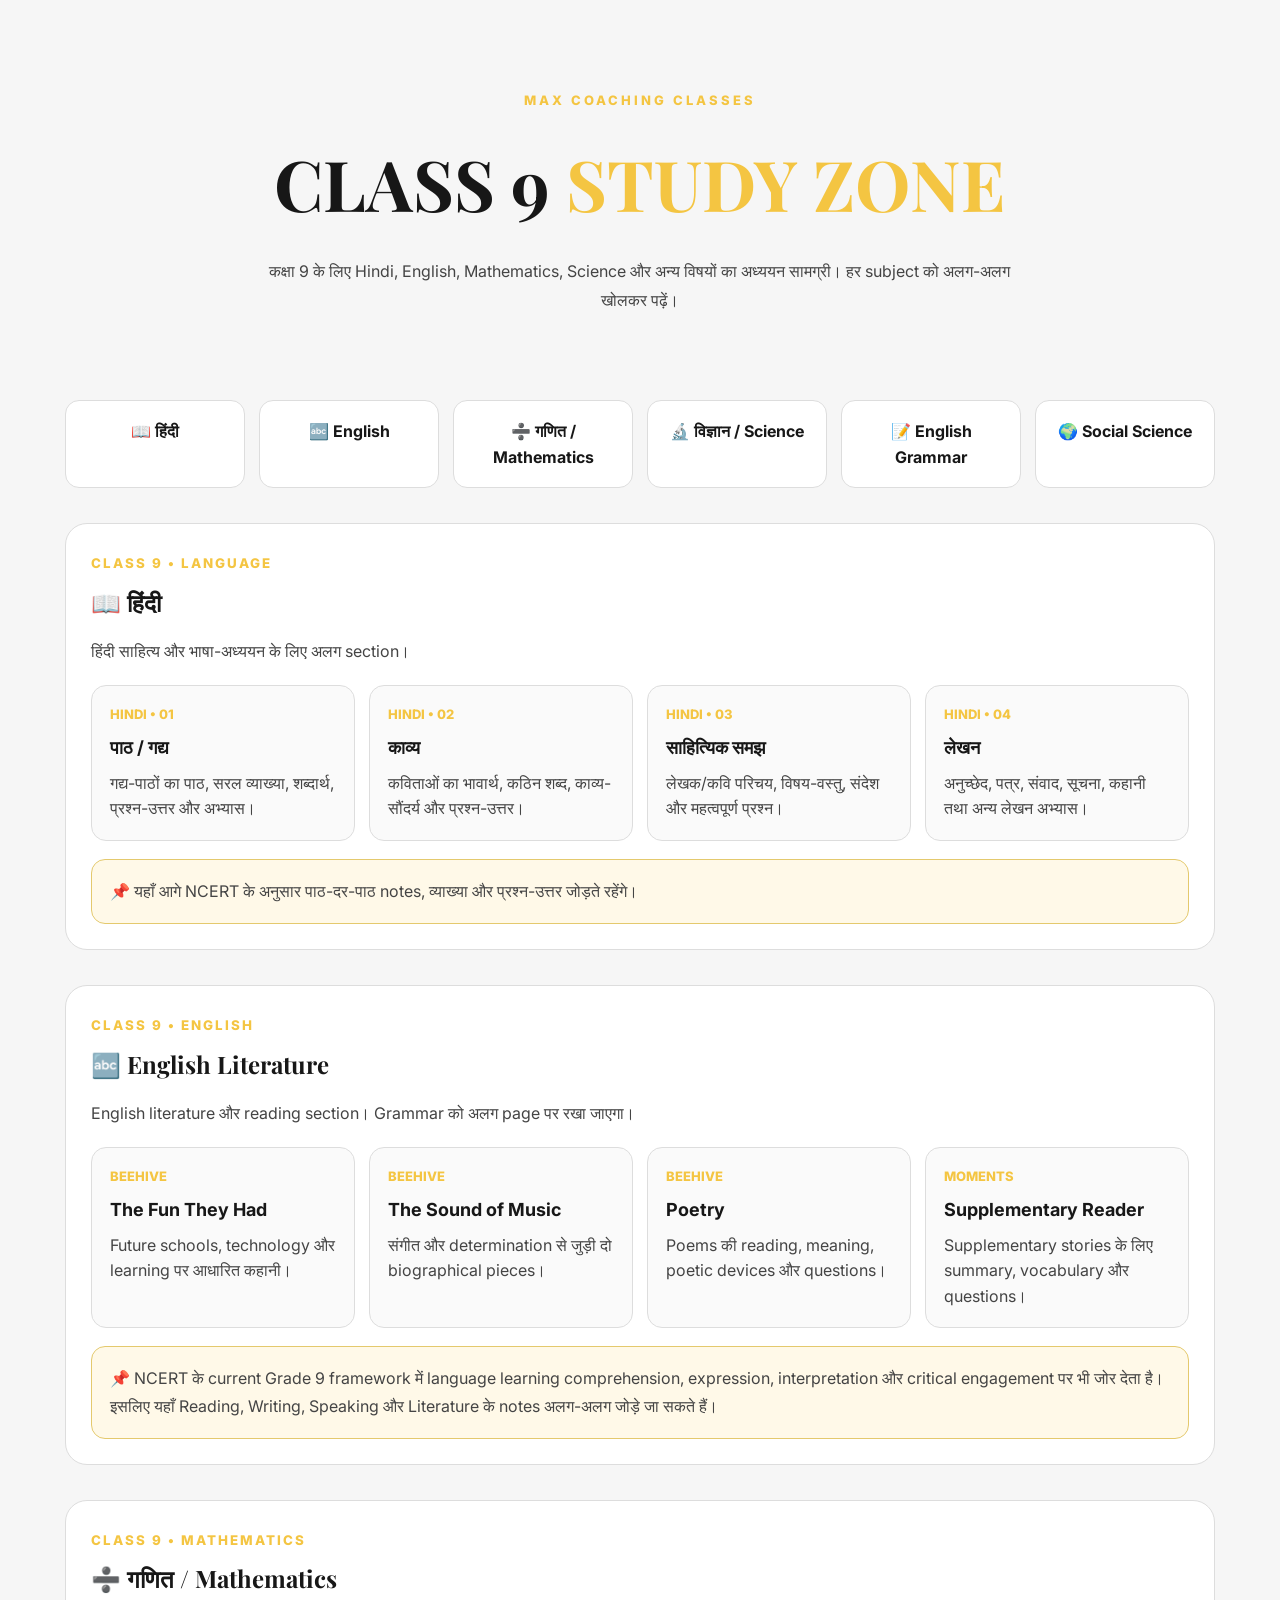
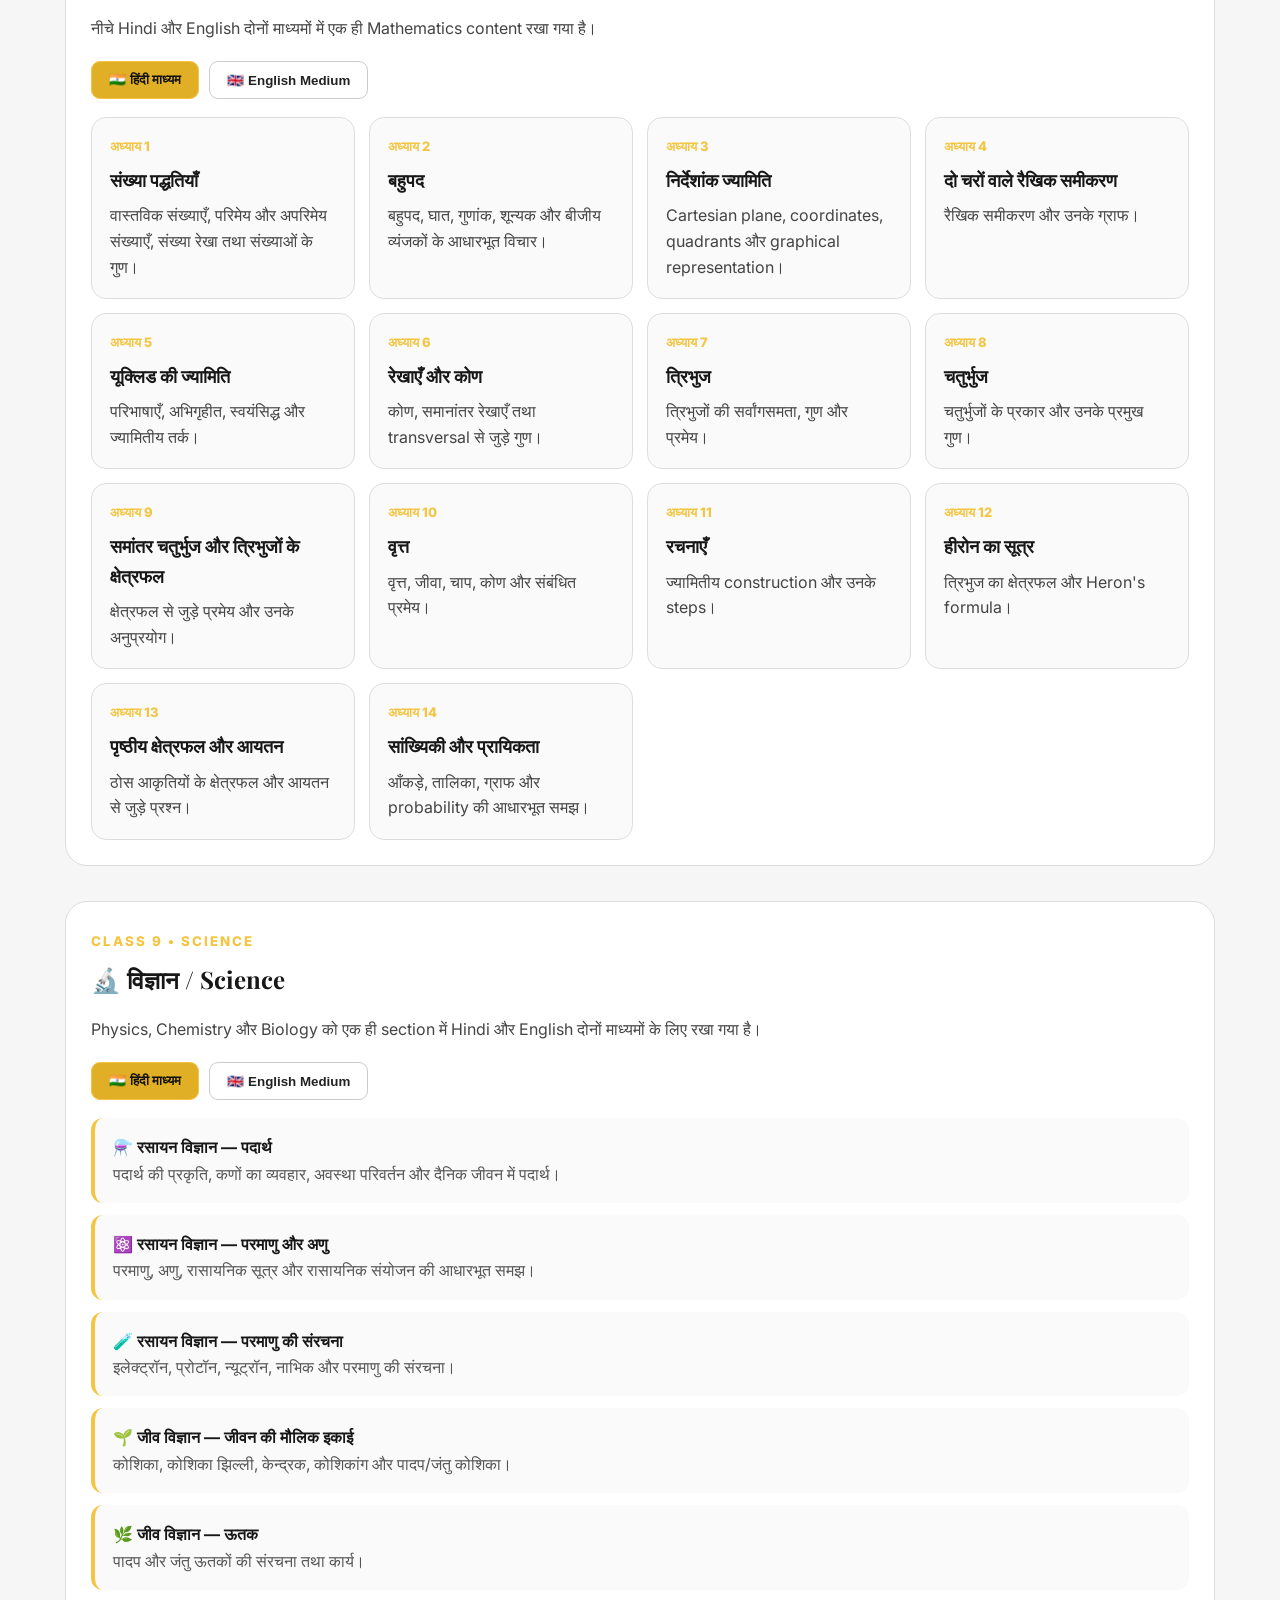
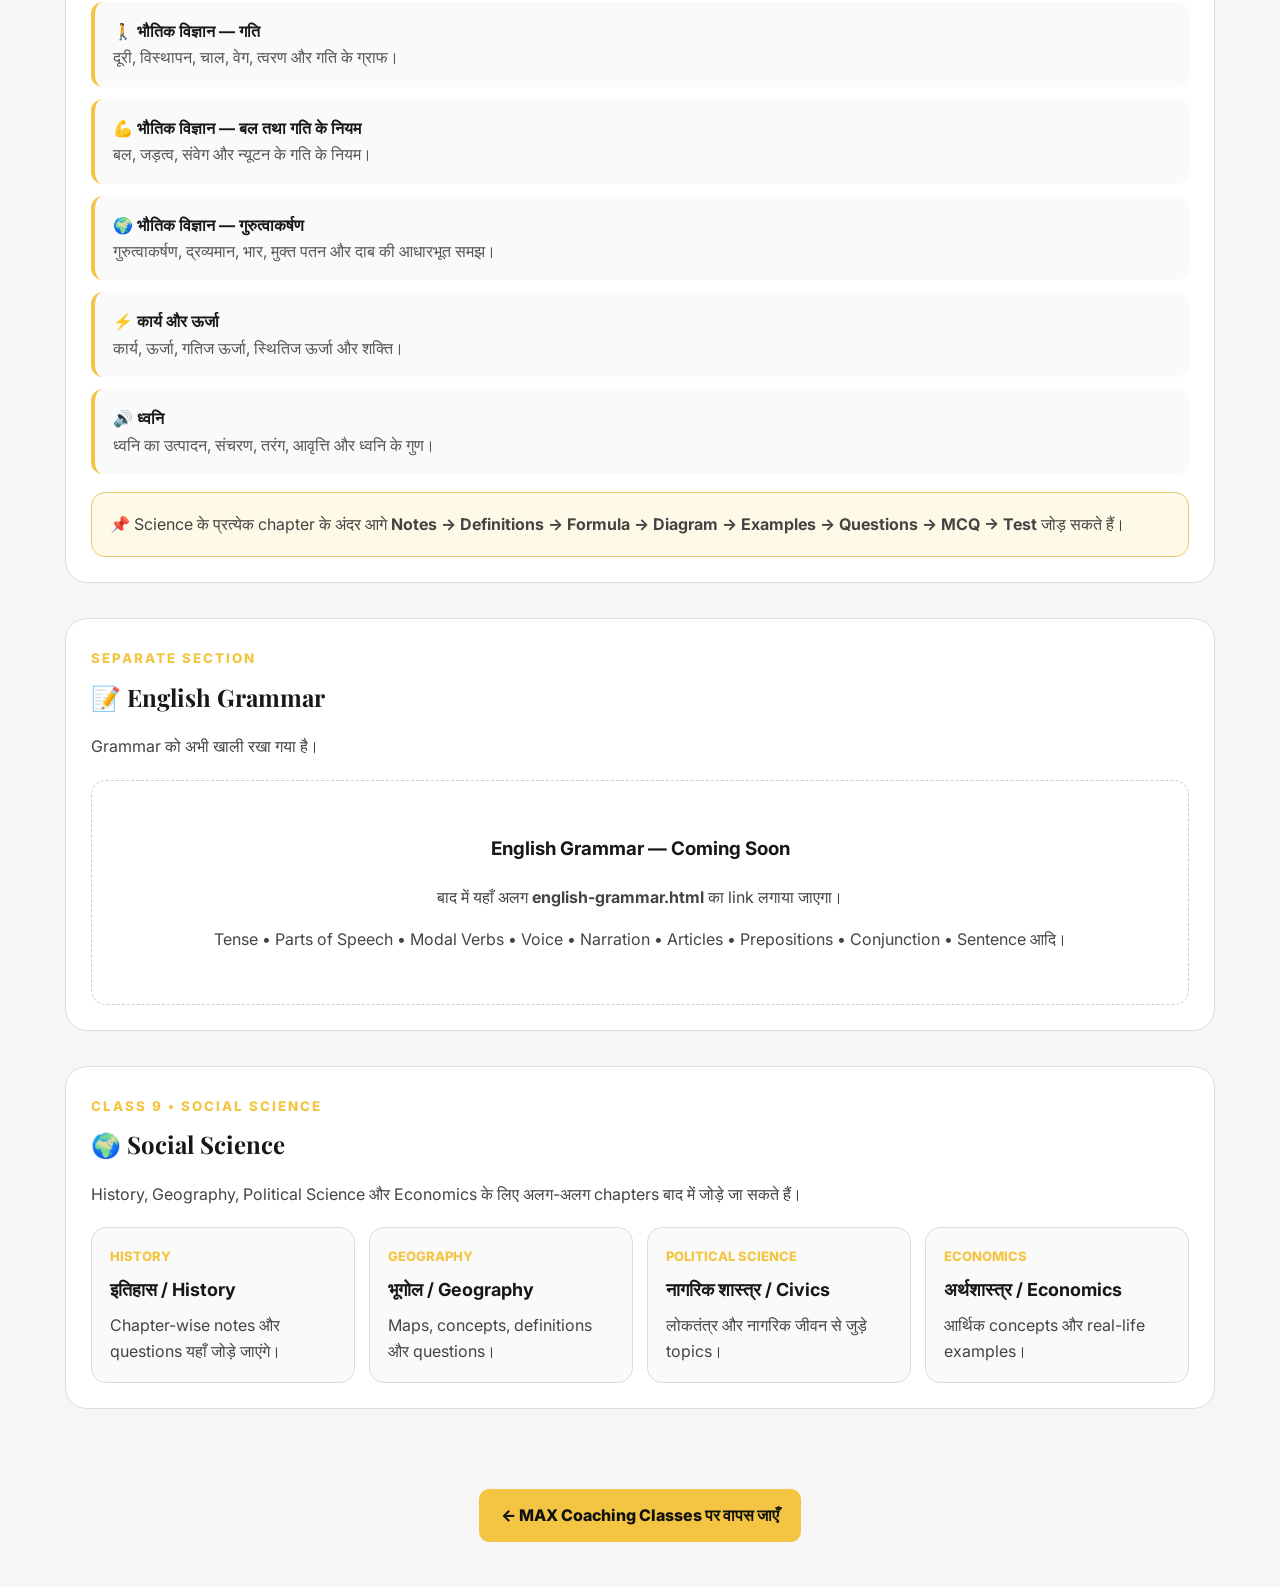
<file: class9.html>
<!DOCTYPE html>
<html lang="hi">
<head>
<meta charset="UTF-8">
<meta name="viewport" content="width=device-width, initial-scale=1.0">

<meta name="description"
content="MAX Coaching Classes - Class 9 Study Material - Hindi, English, Mathematics, Science and Social Science">

<title>Class 9 | MAX Coaching Classes</title>

<link rel="preconnect" href="https://fonts.googleapis.com">
<link rel="preconnect" href="https://fonts.gstatic.com" crossorigin>

<link href="https://fonts.googleapis.com/css2?family=Inter:wght@400;500;600;700;800&family=Playfair+Display:wght@600;700;800&display=swap"
rel="stylesheet">

<link rel="stylesheet" href="style.css">

<style>

/* =====================================================
   CLASS 9 PAGE
   ===================================================== */

.class9-page{
  min-height:100vh;
  background:#080808;
  color:#fff;
}

.class9-hero{
  padding:90px 20px 55px;
  text-align:center;
  background:
    radial-gradient(circle at top right,rgba(244,197,66,.15),transparent 35%),
    #080808;
}

.class9-hero .label{
  color:#f4c542;
  font-size:13px;
  letter-spacing:3px;
  font-weight:800;
}

.class9-hero h1{
  margin:15px 0;
  font-family:"Playfair Display",serif;
  font-size:clamp(38px,7vw,70px);
  color:#fff;
}

.class9-hero h1 span{
  color:#f4c542;
}

.class9-hero p{
  max-width:750px;
  margin:auto;
  line-height:1.8;
  color:#cfcfcf;
}

.class9-container{
  width:min(1150px,92%);
  margin:auto;
}

.subject-menu{
  display:grid;
  grid-template-columns:repeat(auto-fit,minmax(150px,1fr));
  gap:14px;
  margin:30px 0;
}

.subject-menu a{
  display:block;
  padding:17px;
  text-align:center;
  border:1px solid #393939;
  border-radius:14px;
  text-decoration:none;
  background:#141414;
  color:#fff;
  font-weight:700;
}

.subject-menu a:hover{
  border-color:#f4c542;
  color:#f4c542;
}

.subject-section{
  margin:35px 0;
  padding:25px;
  border:1px solid #303030;
  border-radius:22px;
  background:#101010;
}

.subject-title{
  margin-bottom:20px;
}

.subject-title small{
  color:#f4c542;
  letter-spacing:2px;
  font-weight:800;
}

.subject-title h2{
  margin:7px 0;
  font-family:"Playfair Display",serif;
  color:#fff;
}

.subject-title p{
  color:#bdbdbd;
}

.lang-buttons{
  display:flex;
  gap:10px;
  flex-wrap:wrap;
  margin-bottom:18px;
}

.lang-buttons button{
  border:1px solid #555;
  background:#191919;
  color:#fff;
  padding:10px 17px;
  border-radius:9px;
  cursor:pointer;
  font-weight:700;
}

.lang-buttons button.active{
  background:#f4c542;
  color:#111;
  border-color:#f4c542;
}

.lang-content{
  display:none;
}

.lang-content.active{
  display:block;
}

.chapter-grid{
  display:grid;
  grid-template-columns:repeat(auto-fit,minmax(230px,1fr));
  gap:14px;
}

.chapter{
  padding:18px;
  border:1px solid #373737;
  border-radius:15px;
  background:#171717;
}

.chapter-number{
  color:#f4c542;
  font-size:13px;
  font-weight:800;
}

.chapter h3{
  margin:8px 0;
  color:#fff;
  font-size:18px;
}

.chapter p{
  color:#c5c5c5;
  line-height:1.6;
  margin:0;
}

.topic-list{
  display:grid;
  gap:12px;
}

.topic{
  padding:16px 18px;
  border-radius:12px;
  border-left:4px solid #f4c542;
  background:#181818;
}

.topic strong{
  color:#fff;
}

.topic span{
  color:#c8c8c8;
}

.notice{
  padding:18px;
  margin-top:18px;
  border-radius:14px;
  background:#19160c;
  border:1px solid #5b4b1c;
  color:#ddd;
  line-height:1.7;
}

.grammar-box{
  text-align:center;
  padding:35px 20px;
  border:1px dashed #555;
  border-radius:15px;
}

.grammar-box h3{
  color:#f4c542;
}

.grammar-box p{
  color:#bbb;
}

.back-home{
  text-align:center;
  padding:45px 20px;
}

.back-home a{
  display:inline-block;
  padding:13px 22px;
  border-radius:10px;
  background:#f4c542;
  color:#111;
  text-decoration:none;
  font-weight:800;
}


/* =====================================================
   LIGHT MODE
   ===================================================== */

@media(prefers-color-scheme:light){

  .class9-page{
    background:#f6f6f6;
    color:#171717;
  }

  .class9-hero{
    background:#f6f6f6;
  }

  .class9-hero h1{
    color:#171717;
  }

  .class9-hero p{
    color:#555;
  }

  .subject-menu a{
    background:#fff;
    color:#171717;
    border-color:#ddd;
  }

  .subject-menu a:hover{
    color:#9b6c00;
    border-color:#c99b20;
  }

  .subject-section{
    background:#fff;
    border-color:#ddd;
  }

  .subject-title h2{
    color:#171717;
  }

  .subject-title p{
    color:#555;
  }

  .lang-buttons button{
    background:#fff;
    color:#222;
    border-color:#ccc;
  }

  .lang-buttons button.active{
    background:#e0af25;
    color:#111;
  }

  .chapter{
    background:#fafafa;
    border-color:#ddd;
  }

  .chapter h3{
    color:#171717;
  }

  .chapter p{
    color:#555;
  }

  .topic{
    background:#fafafa;
  }

  .topic strong{
    color:#171717;
  }

  .topic span{
    color:#555;
  }

  .notice{
    background:#fff9e8;
    border-color:#e4c96d;
    color:#444;
  }

  .grammar-box{
    border-color:#ccc;
  }

  .grammar-box p{
    color:#555;
  }

}

@media(max-width:600px){

  .class9-hero{
    padding:65px 15px 35px;
  }

  .subject-section{
    padding:18px;
  }

  .chapter-grid{
    grid-template-columns:1fr;
  }

}

</style>
</head>


<body>

<div class="class9-page">


<!-- =====================================================
     HERO
     ===================================================== -->

<section class="class9-hero">

  <div class="class9-container">

    <div class="label">
      MAX COACHING CLASSES
    </div>

    <h1>
      CLASS 9
      <span>STUDY ZONE</span>
    </h1>

    <p>
      कक्षा 9 के लिए Hindi, English, Mathematics,
      Science और अन्य विषयों का अध्ययन सामग्री।
      हर subject को अलग-अलग खोलकर पढ़ें।
    </p>

  </div>

</section>


<div class="class9-container">


<!-- =====================================================
     SUBJECT MENU
     ===================================================== -->

<div class="subject-menu">

  <a href="#hindi">📖 हिंदी</a>

  <a href="#english">🔤 English</a>

  <a href="#math">➗ गणित / Mathematics</a>

  <a href="#science">🔬 विज्ञान / Science</a>

  <a href="#grammar">📝 English Grammar</a>

  <a href="#social">🌍 Social Science</a>

</div>


<!-- =====================================================
     HINDI
     ===================================================== -->

<section id="hindi" class="subject-section">

  <div class="subject-title">

    <small>CLASS 9 • LANGUAGE</small>

    <h2>📖 हिंदी</h2>

    <p>
      हिंदी साहित्य और भाषा-अध्ययन के लिए अलग section।
    </p>

  </div>


  <div class="chapter-grid">

    <div class="chapter">
      <div class="chapter-number">HINDI • 01</div>
      <h3>पाठ / गद्य</h3>
      <p>
        गद्य-पाठों का पाठ, सरल व्याख्या,
        शब्दार्थ, प्रश्न-उत्तर और अभ्यास।
      </p>
    </div>

    <div class="chapter">
      <div class="chapter-number">HINDI • 02</div>
      <h3>काव्य</h3>
      <p>
        कविताओं का भावार्थ, कठिन शब्द,
        काव्य-सौंदर्य और प्रश्न-उत्तर।
      </p>
    </div>

    <div class="chapter">
      <div class="chapter-number">HINDI • 03</div>
      <h3>साहित्यिक समझ</h3>
      <p>
        लेखक/कवि परिचय, विषय-वस्तु,
        संदेश और महत्वपूर्ण प्रश्न।
      </p>
    </div>

    <div class="chapter">
      <div class="chapter-number">HINDI • 04</div>
      <h3>लेखन</h3>
      <p>
        अनुच्छेद, पत्र, संवाद, सूचना,
        कहानी तथा अन्य लेखन अभ्यास।
      </p>
    </div>

  </div>

  <div class="notice">
    📌 यहाँ आगे NCERT के अनुसार पाठ-दर-पाठ notes,
    व्याख्या और प्रश्न-उत्तर जोड़ते रहेंगे।
  </div>

</section>


<!-- =====================================================
     ENGLISH
     ===================================================== -->

<section id="english" class="subject-section">

  <div class="subject-title">

    <small>CLASS 9 • ENGLISH</small>

    <h2>🔤 English Literature</h2>

    <p>
      English literature और reading section।
      Grammar को अलग page पर रखा जाएगा।
    </p>

  </div>


  <div class="chapter-grid">

    <div class="chapter">
      <div class="chapter-number">BEEHIVE</div>
      <h3>The Fun They Had</h3>
      <p>
        Future schools, technology और learning
        पर आधारित कहानी।
      </p>
    </div>

    <div class="chapter">
      <div class="chapter-number">BEEHIVE</div>
      <h3>The Sound of Music</h3>
      <p>
        संगीत और determination से जुड़ी
        दो biographical pieces।
      </p>
    </div>

    <div class="chapter">
      <div class="chapter-number">BEEHIVE</div>
      <h3>Poetry</h3>
      <p>
        Poems की reading, meaning,
        poetic devices और questions।
      </p>
    </div>

    <div class="chapter">
      <div class="chapter-number">MOMENTS</div>
      <h3>Supplementary Reader</h3>
      <p>
        Supplementary stories के लिए
        summary, vocabulary और questions।
      </p>
    </div>

  </div>

  <div class="notice">
    📌 NCERT के current Grade 9 framework में language learning
    comprehension, expression, interpretation और critical engagement
    पर भी जोर देता है। इसलिए यहाँ Reading, Writing, Speaking और
    Literature के notes अलग-अलग जोड़े जा सकते हैं।
  </div>

</section>


<!-- =====================================================
     MATHEMATICS
     ===================================================== -->

<section id="math" class="subject-section">

  <div class="subject-title">

    <small>CLASS 9 • MATHEMATICS</small>

    <h2>➗ गणित / Mathematics</h2>

    <p>
      नीचे Hindi और English दोनों माध्यमों में
      एक ही Mathematics content रखा गया है।
    </p>

  </div>


  <div class="lang-buttons">

    <button class="math-lang active"
    onclick="showLang('mathHindi',this)">
      🇮🇳 हिंदी माध्यम
    </button>

    <button class="math-lang"
    onclick="showLang('mathEnglish',this)">
      🇬🇧 English Medium
    </button>

  </div>


  <!-- HINDI MATH -->

  <div id="mathHindi" class="lang-content active">

    <div class="chapter-grid">

      <div class="chapter">
        <div class="chapter-number">अध्याय 1</div>
        <h3>संख्या पद्धतियाँ</h3>
        <p>
          वास्तविक संख्याएँ, परिमेय और अपरिमेय संख्याएँ,
          संख्या रेखा तथा संख्याओं के गुण।
        </p>
      </div>

      <div class="chapter">
        <div class="chapter-number">अध्याय 2</div>
        <h3>बहुपद</h3>
        <p>
          बहुपद, घात, गुणांक, शून्यक और
          बीजीय व्यंजकों के आधारभूत विचार।
        </p>
      </div>

      <div class="chapter">
        <div class="chapter-number">अध्याय 3</div>
        <h3>निर्देशांक ज्यामिति</h3>
        <p>
          Cartesian plane, coordinates,
          quadrants और graphical representation।
        </p>
      </div>

      <div class="chapter">
        <div class="chapter-number">अध्याय 4</div>
        <h3>दो चरों वाले रैखिक समीकरण</h3>
        <p>
          रैखिक समीकरण और उनके ग्राफ।
        </p>
      </div>

      <div class="chapter">
        <div class="chapter-number">अध्याय 5</div>
        <h3>यूक्लिड की ज्यामिति</h3>
        <p>
          परिभाषाएँ, अभिगृहीत, स्वयंसिद्ध और
          ज्यामितीय तर्क।
        </p>
      </div>

      <div class="chapter">
        <div class="chapter-number">अध्याय 6</div>
        <h3>रेखाएँ और कोण</h3>
        <p>
          कोण, समानांतर रेखाएँ तथा transversal
          से जुड़े गुण।
        </p>
      </div>

      <div class="chapter">
        <div class="chapter-number">अध्याय 7</div>
        <h3>त्रिभुज</h3>
        <p>
          त्रिभुजों की सर्वांगसमता,
          गुण और प्रमेय।
        </p>
      </div>

      <div class="chapter">
        <div class="chapter-number">अध्याय 8</div>
        <h3>चतुर्भुज</h3>
        <p>
          चतुर्भुजों के प्रकार और उनके
          प्रमुख गुण।
        </p>
      </div>

      <div class="chapter">
        <div class="chapter-number">अध्याय 9</div>
        <h3>समांतर चतुर्भुज और त्रिभुजों के क्षेत्रफल</h3>
        <p>
          क्षेत्रफल से जुड़े प्रमेय और
          उनके अनुप्रयोग।
        </p>
      </div>

      <div class="chapter">
        <div class="chapter-number">अध्याय 10</div>
        <h3>वृत्त</h3>
        <p>
          वृत्त, जीवा, चाप, कोण और
          संबंधित प्रमेय।
        </p>
      </div>

      <div class="chapter">
        <div class="chapter-number">अध्याय 11</div>
        <h3>रचनाएँ</h3>
        <p>
          ज्यामितीय construction और
          उनके steps।
        </p>
      </div>

      <div class="chapter">
        <div class="chapter-number">अध्याय 12</div>
        <h3>हीरोन का सूत्र</h3>
        <p>
          त्रिभुज का क्षेत्रफल और
          Heron's formula।
        </p>
      </div>

      <div class="chapter">
        <div class="chapter-number">अध्याय 13</div>
        <h3>पृष्ठीय क्षेत्रफल और आयतन</h3>
        <p>
          ठोस आकृतियों के क्षेत्रफल और
          आयतन से जुड़े प्रश्न।
        </p>
      </div>

      <div class="chapter">
        <div class="chapter-number">अध्याय 14</div>
        <h3>सांख्यिकी और प्रायिकता</h3>
        <p>
          आँकड़े, तालिका, ग्राफ और
          probability की आधारभूत समझ।
        </p>
      </div>

    </div>

  </div>


  <!-- ENGLISH MATH -->

  <div id="mathEnglish" class="lang-content">

    <div class="chapter-grid">

      <div class="chapter">
        <div class="chapter-number">CHAPTER 1</div>
        <h3>Number Systems</h3>
        <p>
          Real numbers, rational and irrational numbers,
          number line and properties.
        </p>
      </div>

      <div class="chapter">
        <div class="chapter-number">CHAPTER 2</div>
        <h3>Polynomials</h3>
        <p>
          Polynomials, degree, coefficients,
          zeroes and algebraic expressions.
        </p>
      </div>

      <div class="chapter">
        <div class="chapter-number">CHAPTER 3</div>
        <h3>Coordinate Geometry</h3>
        <p>
          Cartesian plane, coordinates,
          quadrants and graphical representation.
        </p>
      </div>

      <div class="chapter">
        <div class="chapter-number">CHAPTER 4</div>
        <h3>Linear Equations in Two Variables</h3>
        <p>
          Linear equations and their graphs.
        </p>
      </div>

      <div class="chapter">
        <div class="chapter-number">CHAPTER 5</div>
        <h3>Introduction to Euclid's Geometry</h3>
        <p>
          Definitions, axioms, postulates and
          geometric reasoning.
        </p>
      </div>

      <div class="chapter">
        <div class="chapter-number">CHAPTER 6</div>
        <h3>Lines and Angles</h3>
        <p>
          Angles, parallel lines and
          transversal properties.
        </p>
      </div>

      <div class="chapter">
        <div class="chapter-number">CHAPTER 7</div>
        <h3>Triangles</h3>
        <p>
          Congruence, properties and
          important theorems.
        </p>
      </div>

      <div class="chapter">
        <div class="chapter-number">CHAPTER 8</div>
        <h3>Quadrilaterals</h3>
        <p>
          Types and properties of quadrilaterals.
        </p>
      </div>

      <div class="chapter">
        <div class="chapter-number">CHAPTER 9</div>
        <h3>Areas of Parallelograms and Triangles</h3>
        <p>
          Area theorems and applications.
        </p>
      </div>

      <div class="chapter">
        <div class="chapter-number">CHAPTER 10</div>
        <h3>Circles</h3>
        <p>
          Circles, chords, arcs, angles
          and related theorems.
        </p>
      </div>

      <div class="chapter">
        <div class="chapter-number">CHAPTER 11</div>
        <h3>Constructions</h3>
        <p>
          Geometrical constructions and steps.
        </p>
      </div>

      <div class="chapter">
        <div class="chapter-number">CHAPTER 12</div>
        <h3>Heron's Formula</h3>
        <p>
          Area of a triangle using
          Heron's formula.
        </p>
      </div>

      <div class="chapter">
        <div class="chapter-number">CHAPTER 13</div>
        <h3>Surface Areas and Volumes</h3>
        <p>
          Surface area and volume of
          solid shapes.
        </p>
      </div>

      <div class="chapter">
        <div class="chapter-number">CHAPTER 14</div>
        <h3>Statistics and Probability</h3>
        <p>
          Data, tables, graphs and
          basic probability.
        </p>
      </div>

    </div>

  </div>

</section>


<!-- =====================================================
     SCIENCE
     ===================================================== -->

<section id="science" class="subject-section">

  <div class="subject-title">

    <small>CLASS 9 • SCIENCE</small>

    <h2>🔬 विज्ञान / Science</h2>

    <p>
      Physics, Chemistry और Biology को एक ही section में
      Hindi और English दोनों माध्यमों के लिए रखा गया है।
    </p>

  </div>


  <div class="lang-buttons">

    <button class="science-lang active"
    onclick="showLang('scienceHindi',this)">
      🇮🇳 हिंदी माध्यम
    </button>

    <button class="science-lang"
    onclick="showLang('scienceEnglish',this)">
      🇬🇧 English Medium
    </button>

  </div>


  <!-- SCIENCE HINDI -->

  <div id="scienceHindi" class="lang-content active">

    <div class="topic-list">

      <div class="topic">
        <strong>⚗️ रसायन विज्ञान — पदार्थ</strong><br>
        <span>
          पदार्थ की प्रकृति, कणों का व्यवहार,
          अवस्था परिवर्तन और दैनिक जीवन में पदार्थ।
        </span>
      </div>

      <div class="topic">
        <strong>⚛️ रसायन विज्ञान — परमाणु और अणु</strong><br>
        <span>
          परमाणु, अणु, रासायनिक सूत्र और
          रासायनिक संयोजन की आधारभूत समझ।
        </span>
      </div>

      <div class="topic">
        <strong>🧪 रसायन विज्ञान — परमाणु की संरचना</strong><br>
        <span>
          इलेक्ट्रॉन, प्रोटॉन, न्यूट्रॉन,
          नाभिक और परमाणु की संरचना।
        </span>
      </div>

      <div class="topic">
        <strong>🌱 जीव विज्ञान — जीवन की मौलिक इकाई</strong><br>
        <span>
          कोशिका, कोशिका झिल्ली, केन्द्रक,
          कोशिकांग और पादप/जंतु कोशिका।
        </span>
      </div>

      <div class="topic">
        <strong>🌿 जीव विज्ञान — ऊतक</strong><br>
        <span>
          पादप और जंतु ऊतकों की
          संरचना तथा कार्य।
        </span>
      </div>

      <div class="topic">
        <strong>🚶 भौतिक विज्ञान — गति</strong><br>
        <span>
          दूरी, विस्थापन, चाल, वेग,
          त्वरण और गति के ग्राफ।
        </span>
      </div>

      <div class="topic">
        <strong>💪 भौतिक विज्ञान — बल तथा गति के नियम</strong><br>
        <span>
          बल, जड़त्व, संवेग और
          न्यूटन के गति के नियम।
        </span>
      </div>

      <div class="topic">
        <strong>🌍 भौतिक विज्ञान — गुरुत्वाकर्षण</strong><br>
        <span>
          गुरुत्वाकर्षण, द्रव्यमान, भार,
          मुक्त पतन और दाब की आधारभूत समझ।
        </span>
      </div>

      <div class="topic">
        <strong>⚡ कार्य और ऊर्जा</strong><br>
        <span>
          कार्य, ऊर्जा, गतिज ऊर्जा,
          स्थितिज ऊर्जा और शक्ति।
        </span>
      </div>

      <div class="topic">
        <strong>🔊 ध्वनि</strong><br>
        <span>
          ध्वनि का उत्पादन, संचरण,
          तरंग, आवृत्ति और ध्वनि के गुण।
        </span>
      </div>

    </div>

  </div>


  <!-- SCIENCE ENGLISH -->

  <div id="scienceEnglish" class="lang-content">

    <div class="topic-list">

      <div class="topic">
        <strong>⚗️ Chemistry — Matter</strong><br>
        <span>
          Nature of matter, behaviour of particles,
          states of matter and changes of state.
        </span>
      </div>

      <div class="topic">
        <strong>⚛️ Chemistry — Atoms and Molecules</strong><br>
        <span>
          Atoms, molecules, chemical formulae
          and basic laws of chemical combination.
        </span>
      </div>

      <div class="topic">
        <strong>🧪 Chemistry — Structure of the Atom</strong><br>
        <span>
          Electrons, protons, neutrons,
          nucleus and atomic structure.
        </span>
      </div>

      <div class="topic">
        <strong>🌱 Biology — The Fundamental Unit of Life</strong><br>
        <span>
          Cell, cell membrane, nucleus,
          cell organelles and plant/animal cells.
        </span>
      </div>

      <div class="topic">
        <strong>🌿 Biology — Tissues</strong><br>
        <span>
          Plant and animal tissues,
          their structure and functions.
        </span>
      </div>

      <div class="topic">
        <strong>🚶 Physics — Motion</strong><br>
        <span>
          Distance, displacement, speed,
          velocity, acceleration and graphs.
        </span>
      </div>

      <div class="topic">
        <strong>💪 Physics — Force and Laws of Motion</strong><br>
        <span>
          Force, inertia, momentum and
          Newton's laws of motion.
        </span>
      </div>

      <div class="topic">
        <strong>🌍 Physics — Gravitation</strong><br>
        <span>
          Gravitation, mass, weight,
          free fall and pressure basics.
        </span>
      </div>

      <div class="topic">
        <strong>⚡ Work and Energy</strong><br>
        <span>
          Work, energy, kinetic energy,
          potential energy and power.
        </span>
      </div>

      <div class="topic">
        <strong>🔊 Sound</strong><br>
        <span>
          Production and propagation of sound,
          waves, frequency and characteristics.
        </span>
      </div>

    </div>

  </div>


  <div class="notice">
    📌 Science के प्रत्येक chapter के अंदर आगे
    <b>Notes → Definitions → Formula → Diagram →
    Examples → Questions → MCQ → Test</b>
    जोड़ सकते हैं।
  </div>

</section>


<!-- =====================================================
     ENGLISH GRAMMAR
     ===================================================== -->

<section id="grammar" class="subject-section">

  <div class="subject-title">

    <small>SEPARATE SECTION</small>

    <h2>📝 English Grammar</h2>

    <p>
      Grammar को अभी खाली रखा गया है।
    </p>

  </div>

  <div class="grammar-box">

    <h3>
      English Grammar — Coming Soon
    </h3>

    <p>
      बाद में यहाँ अलग
      <b>english-grammar.html</b>
      का link लगाया जाएगा।
    </p>

    <p>
      Tense • Parts of Speech • Modal Verbs •
      Voice • Narration • Articles • Prepositions
      • Conjunction • Sentence आदि।
    </p>

  </div>

</section>


<!-- =====================================================
     SOCIAL SCIENCE PLACEHOLDER
     ===================================================== -->

<section id="social" class="subject-section">

  <div class="subject-title">

    <small>CLASS 9 • SOCIAL SCIENCE</small>

    <h2>🌍 Social Science</h2>

    <p>
      History, Geography, Political Science और Economics
      के लिए अलग-अलग chapters बाद में जोड़े जा सकते हैं।
    </p>

  </div>

  <div class="chapter-grid">

    <div class="chapter">
      <div class="chapter-number">HISTORY</div>
      <h3>इतिहास / History</h3>
      <p>
        Chapter-wise notes और questions यहाँ जोड़े जाएंगे।
      </p>
    </div>

    <div class="chapter">
      <div class="chapter-number">GEOGRAPHY</div>
      <h3>भूगोल / Geography</h3>
      <p>
        Maps, concepts, definitions और questions।
      </p>
    </div>

    <div class="chapter">
      <div class="chapter-number">POLITICAL SCIENCE</div>
      <h3>नागरिक शास्त्र / Civics</h3>
      <p>
        लोकतंत्र और नागरिक जीवन से जुड़े topics।
      </p>
    </div>

    <div class="chapter">
      <div class="chapter-number">ECONOMICS</div>
      <h3>अर्थशास्त्र / Economics</h3>
      <p>
        आर्थिक concepts और real-life examples।
      </p>
    </div>

  </div>

</section>


<!-- =====================================================
     BACK
     ===================================================== -->

<div class="back-home">

  <a href="index.html">
    ← MAX Coaching Classes पर वापस जाएँ
  </a>

</div>


</div>
</div>


<script>

/* =====================================================
   LANGUAGE SWITCHER
   ===================================================== */

function showLang(id,button){

  const parent = button.closest(".subject-section");

  parent.querySelectorAll(".lang-content")
    .forEach(function(box){
      box.classList.remove("active");
    });

  parent.querySelectorAll(".lang-buttons button")
    .forEach(function(btn){
      btn.classList.remove("active");
    });

  document.getElementById(id)
    .classList.add("active");

  button.classList.add("active");
}

</script>

</body>
  </html>
</file>
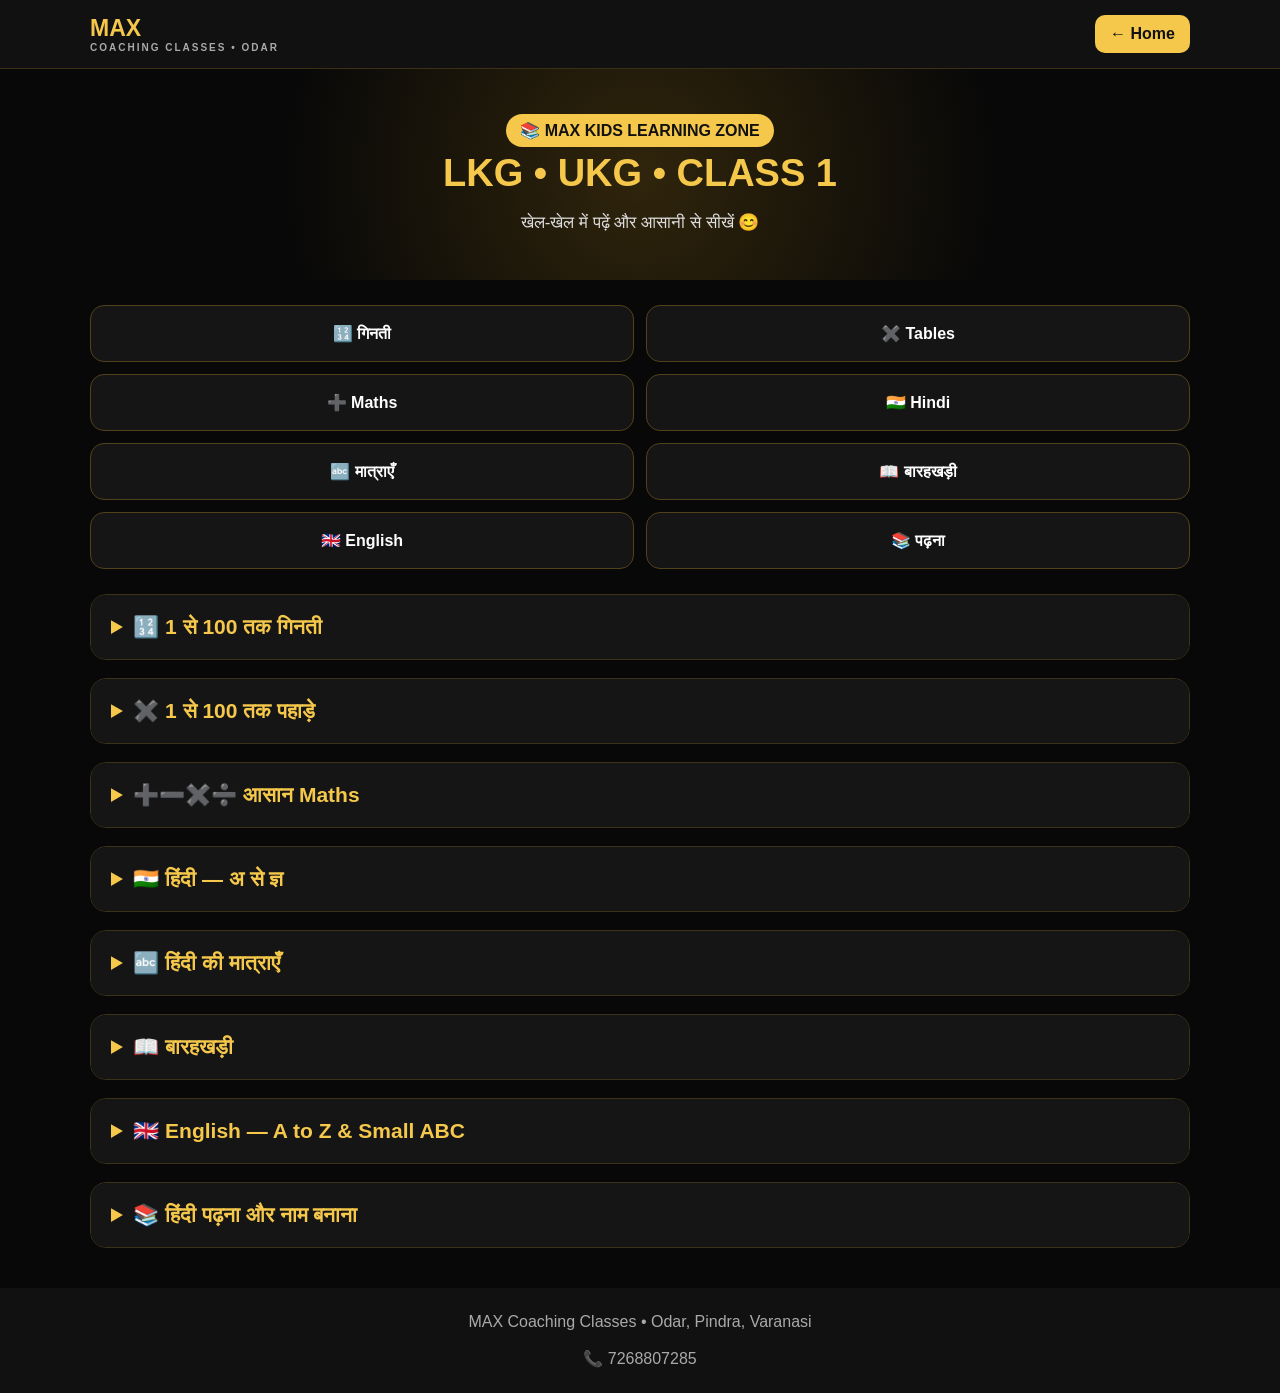
<file: study.html>
<!DOCTYPE html>
<html lang="hi">
<head>
<meta charset="UTF-8">
<meta name="viewport" content="width=device-width, initial-scale=1.0">

<title>MAX Kids Study Zone</title>

<style>

*{
  box-sizing:border-box;
}

html{
  scroll-behavior:smooth;
}

body{
  margin:0;
  font-family:Arial,"Noto Sans Devanagari",sans-serif;
  background:#080808;
  color:#fff;
}

.container{
  width:min(1100px,92%);
  margin:auto;
}

header{
  background:#111;
  border-bottom:1px solid #3b3015;
  padding:15px 0;
  position:sticky;
  top:0;
  z-index:100;
}

.header-inner{
  display:flex;
  justify-content:space-between;
  align-items:center;
  gap:15px;
}

.logo{
  color:#f5c84b;
  font-size:23px;
  font-weight:900;
}

.logo small{
  display:block;
  color:#aaa;
  font-size:10px;
  letter-spacing:2px;
}

.back{
  text-decoration:none;
  color:#111;
  background:#f5c84b;
  padding:10px 15px;
  border-radius:10px;
  font-weight:bold;
}

.hero{
  text-align:center;
  padding:45px 15px 30px;
  background:
    radial-gradient(circle at center,#30250c 0,#080808 55%);
}

.hero h1{
  margin:5px 0;
  font-size:38px;
  color:#f5c84b;
}

.hero p{
  color:#ddd;
  font-size:17px;
}

.badge{
  display:inline-block;
  background:#f5c84b;
  color:#111;
  padding:7px 14px;
  border-radius:30px;
  font-weight:bold;
}

.menu{
  display:grid;
  grid-template-columns:repeat(2,1fr);
  gap:12px;
  margin:25px 0;
}

.menu a{
  text-decoration:none;
  color:#fff;
  background:#151515;
  border:1px solid #514219;
  padding:18px 10px;
  border-radius:14px;
  text-align:center;
  font-weight:bold;
}

.menu a:hover{
  background:#2a230e;
}

.lesson{
  margin:18px 0;
  background:#111;
  border:1px solid #3c3219;
  border-radius:16px;
  overflow:hidden;
}

.lesson summary{
  cursor:pointer;
  padding:20px;
  font-size:21px;
  font-weight:bold;
  color:#f5c84b;
  background:#151515;
}

.lesson-content{
  padding:20px;
}

h2{
  color:#f5c84b;
}

.grid{
  display:grid;
  grid-template-columns:repeat(4,1fr);
  gap:10px;
}

.box{
  background:#191919;
  border:1px solid #3c3219;
  border-radius:12px;
  padding:13px;
  text-align:center;
}

.number{
  font-size:30px;
  color:#f5c84b;
  font-weight:bold;
}

.big-letter{
  font-size:38px;
  color:#f5c84b;
  font-weight:bold;
}

.small-letter{
  font-size:25px;
  color:#fff;
}

.word{
  color:#ddd;
  margin-top:5px;
}

.math-grid{
  display:grid;
  grid-template-columns:repeat(2,1fr);
  gap:12px;
}

.math{
  background:#191919;
  border-radius:12px;
  padding:15px;
  border:1px solid #3c3219;
}

.math h3{
  color:#f5c84b;
}

.example{
  background:#080808;
  padding:9px;
  margin:6px 0;
  border-radius:8px;
  font-size:18px;
}

.count-grid{
  display:grid;
  grid-template-columns:repeat(5,1fr);
  gap:10px;
}

.count{
  text-align:center;
  background:#191919;
  padding:14px 5px;
  border-radius:12px;
  border:1px solid #3c3219;
}

.count .num{
  font-size:32px;
  color:#f5c84b;
  font-weight:bold;
}

.finger{
  font-size:30px;
}

.pictures{
  font-size:22px;
  min-height:35px;
}

.table-card{
  background:#191919;
  padding:12px;
  border-radius:10px;
  border:1px solid #3c3219;
  line-height:1.8;
}

.table-title{
  color:#f5c84b;
  font-weight:bold;
  font-size:18px;
}

.matra{
  display:grid;
  grid-template-columns:repeat(4,1fr);
  gap:10px;
}

.matra div{
  background:#191919;
  padding:15px;
  border-radius:10px;
  text-align:center;
  font-size:22px;
}

.barah{
  display:grid;
  grid-template-columns:repeat(6,1fr);
  gap:8px;
}

.barah div{
  background:#191919;
  padding:12px 5px;
  text-align:center;
  border-radius:8px;
  color:#fff;
}

.note{
  background:#251e0b;
  border-left:4px solid #f5c84b;
  padding:13px;
  border-radius:8px;
  margin:15px 0;
}

footer{
  margin-top:40px;
  padding:25px;
  text-align:center;
  background:#111;
  color:#aaa;
}

@media(max-width:700px){

  .hero h1{
    font-size:30px;
  }

  .menu{
    grid-template-columns:1fr;
  }

  .grid{
    grid-template-columns:repeat(2,1fr);
  }

  .count-grid{
    grid-template-columns:repeat(2,1fr);
  }

  .math-grid{
    grid-template-columns:1fr;
  }

  .matra{
    grid-template-columns:repeat(3,1fr);
  }

  .barah{
    grid-template-columns:repeat(3,1fr);
  }

}

</style>
</head>

<body>

<header>

<div class="container header-inner">

<div class="logo">
MAX
<small>COACHING CLASSES • ODAR</small>
</div>

<a class="back" href="index.html">
← Home
</a>

</div>

</header>


<section class="hero">

<div class="container">

<span class="badge">
📚 MAX KIDS LEARNING ZONE
</span>

<h1>LKG • UKG • CLASS 1</h1>

<p>
खेल-खेल में पढ़ें और आसानी से सीखें 😊
</p>

</div>

</section>


<main class="container">


<!-- MENU -->

<div class="menu">

<a href="#counting">
🔢 गिनती
</a>

<a href="#tables">
✖️ Tables
</a>

<a href="#maths">
➕ Maths
</a>

<a href="#hindi">
🇮🇳 Hindi
</a>

<a href="#matra">
🔤 मात्राएँ
</a>

<a href="#barahkhadi">
📖 बारहखड़ी
</a>

<a href="#english">
🇬🇧 English
</a>

<a href="#reading">
📚 पढ़ना
</a>

</div>


<!-- COUNTING -->

<details class="lesson" id="counting">

<summary>
🔢 1 से 100 तक गिनती
</summary>

<div class="lesson-content">

<p class="note">
बच्चे रोज 1 से 100 तक गिनती बोलकर और देखकर अभ्यास करें।
</p>

<div class="grid" id="counting100"></div>

</div>

</details>


<!-- TABLES -->

<details class="lesson" id="tables">

<summary>
✖️ 1 से 100 तक पहाड़े
</summary>

<div class="lesson-content">

<p class="note">
पहले 1 से 10 तक पहाड़े अच्छी तरह याद करें।
बाद में 11 से 100 तक अभ्यास करें।
</p>

<div class="grid" id="tables100"></div>

</div>

</details>


<!-- EASY MATH -->

<details class="lesson" id="maths">

<summary>
➕➖✖️➗ आसान Maths
</summary>

<div class="lesson-content">

<div class="math-grid">

<div class="math">

<h3>➕ जोड़</h3>

<div class="example">2 + 3 = 5</div>
<div class="example">12 + 5 = 17</div>
<div class="example">25 + 14 = 39</div>
<div class="example">125 + 234 = 359</div>

</div>


<div class="math">

<h3>➖ घटाना</h3>

<div class="example">5 − 2 = 3</div>
<div class="example">18 − 6 = 12</div>
<div class="example">45 − 23 = 22</div>
<div class="example">1459 − 1245 = 214</div>

</div>


<div class="math">

<h3>✖️ गुणा</h3>

<div class="example">5 × 4 = 20</div>
<div class="example">25 × 4 = 100</div>
<div class="example">249 × 5 = 1245</div>
<div class="example">1245 × 12 = 14940</div>

</div>


<div class="math">

<h3>➗ भाग</h3>

<div class="example">10 ÷ 2 = 5</div>
<div class="example">20 ÷ 4 = 5</div>
<div class="example">100 ÷ 5 = 20</div>
<div class="example">125 ÷ 3 = 41 शेष 2</div>

</div>

</div>

</div>

</details>


<!-- HINDI -->

<details class="lesson" id="hindi">

<summary>
🇮🇳 हिंदी — अ से ज्ञ
</summary>

<div class="lesson-content">

<div class="grid">

<div class="box"><div class="big-letter">अ</div>अनार 🍎</div>
<div class="box"><div class="big-letter">आ</div>आम 🥭</div>
<div class="box"><div class="big-letter">इ</div>इमली</div>
<div class="box"><div class="big-letter">ई</div>ईख</div>

<div class="box"><div class="big-letter">उ</div>उल्लू 🦉</div>
<div class="box"><div class="big-letter">ऊ</div>ऊन</div>
<div class="box"><div class="big-letter">ए</div>एड़ी</div>
<div class="box"><div class="big-letter">ऐ</div>ऐनक 👓</div>

<div class="box"><div class="big-letter">ओ</div>ओखली</div>
<div class="box"><div class="big-letter">औ</div>औरत</div>
<div class="box"><div class="big-letter">क</div>कमल 🌸</div>
<div class="box"><div class="big-letter">ख</div>खरगोश 🐇</div>

<div class="box"><div class="big-letter">ग</div>गमला</div>
<div class="box"><div class="big-letter">घ</div>घर 🏠</div>
<div class="box"><div class="big-letter">च</div>चम्मच</div>
<div class="box"><div class="big-letter">छ</div>छाता ☂️</div>

<div class="box"><div class="big-letter">ज</div>जहाज ✈️</div>
<div class="box"><div class="big-letter">झ</div>झंडा</div>
<div class="box"><div class="big-letter">ट</div>टमाटर 🍅</div>
<div class="box"><div class="big-letter">ठ</div>ठेला</div>

<div class="box"><div class="big-letter">ड</div>डमरू</div>
<div class="box"><div class="big-letter">ढ</div>ढक्कन</div>
<div class="box"><div class="big-letter">त</div>तरबूज 🍉</div>
<div class="box"><div class="big-letter">थ</div>थैला</div>

<div class="box"><div class="big-letter">द</div>दवात</div>
<div class="box"><div class="big-letter">ध</div>धनुष</div>
<div class="box"><div class="big-letter">न</div>नल</div>
<div class="box"><div class="big-letter">प</div>पतंग 🪁</div>

<div class="box"><div class="big-letter">फ</div>फल</div>
<div class="box"><div class="big-letter">ब</div>बतख 🦆</div>
<div class="box"><div class="big-letter">भ</div>भालू 🐻</div>
<div class="box"><div class="big-letter">म</div>मछली 🐟</div>

<div class="box"><div class="big-letter">य</div>योग</div>
<div class="box"><div class="big-letter">र</div>रथ</div>
<div class="box"><div class="big-letter">ल</div>लट्टू</div>
<div class="box"><div class="big-letter">व</div>वन</div>

<div class="box"><div class="big-letter">श</div>शेर 🦁</div>
<div class="box"><div class="big-letter">ष</div>षट्कोण</div>
<div class="box"><div class="big-letter">स</div>सूरज ☀️</div>
<div class="box"><div class="big-letter">ह</div>हाथी 🐘</div>

<div class="box"><div class="big-letter">क्ष</div>क्षमा</div>
<div class="box"><div class="big-letter">त्र</div>त्रिशूल</div>
<div class="box"><div class="big-letter">ज्ञ</div>ज्ञान 📚</div>

</div>

</div>

</details>


<!-- MATRA -->

<details class="lesson" id="matra">

<summary>
🔤 हिंदी की मात्राएँ
</summary>

<div class="lesson-content">

<div class="matra">

<div>क</div>
<div>का</div>
<div>कि</div>
<div>की</div>
<div>कु</div>
<div>कू</div>
<div>के</div>
<div>कै</div>
<div>को</div>
<div>कौ</div>
<div>कं</div>
<div>कः</div>

</div>

</div>

</details>


<!-- BARAH KHADI -->

<details class="lesson" id="barahkhadi">

<summary>
📖 बारहखड़ी
</summary>

<div class="lesson-content">

<p class="note">
क से शुरू करके मात्राओं के साथ पढ़ना सीखें।
</p>

<div class="barah">

<div>क</div>
<div>का</div>
<div>कि</div>
<div>की</div>
<div>कु</div>
<div>कू</div>
<div>के</div>
<div>कै</div>
<div>को</div>
<div>कौ</div>
<div>कं</div>
<div>कः</div>

</div>

<br>

<div class="barah">

<div>ग</div>
<div>गा</div>
<div>गि</div>
<div>गी</div>
<div>गु</div>
<div>गू</div>
<div>गे</div>
<div>गै</div>
<div>गो</div>
<div>गौ</div>
<div>गं</div>
<div>गः</div>

</div>

<br>

<div class="barah">

<div>म</div>
<div>मा</div>
<div>मि</div>
<div>मी</div>
<div>मु</div>
<div>मू</div>
<div>मे</div>
<div>मै</div>
<div>मो</div>
<div>मौ</div>
<div>मं</div>
<div>मः</div>

</div>

</div>

</details>


<!-- ENGLISH -->

<details class="lesson" id="english">

<summary>
🇬🇧 English — A to Z & Small ABC
</summary>

<div class="lesson-content">

<div class="grid">

<div class="box">
<div class="big-letter">A</div>
<div class="small-letter">a</div>
Apple 🍎
</div>

<div class="box">
<div class="big-letter">B</div>
<div class="small-letter">b</div>
Ball ⚽
</div>

<div class="box">
<div class="big-letter">C</div>
<div class="small-letter">c</div>
Cat 🐱
</div>

<div class="box">
<div class="big-letter">D</div>
<div class="small-letter">d</div>
Dog 🐶
</div>

<div class="box">
<div class="big-letter">E</div>
<div class="small-letter">e</div>
Elephant 🐘
</div>

<div class="box">
<div class="big-letter">F</div>
<div class="small-letter">f</div>
Fish 🐟
</div>

<div class="box">
<div class="big-letter">G</div>
<div class="small-letter">g</div>
Goat 🐐
</div>

<div class="box">
<div class="big-letter">H</div>
<div class="small-letter">h</div>
Hen 🐔
</div>

<div class="box">
<div class="big-letter">I</div>
<div class="small-letter">i</div>
Ice Cream 🍦
</div>

<div class="box">
<div class="big-letter">J</div>
<div class="small-letter">j</div>
Jug
</div>

<div class="box">
<div class="big-letter">K</div>
<div class="small-letter">k</div>
Kite 🪁
</div>

<div class="box">
<div class="big-letter">L</div>
<div class="small-letter">l</div>
Lion 🦁
</div>

<div class="box">
<div class="big-letter">M</div>
<div class="small-letter">m</div>
Mango 🥭
</div>

<div class="box">
<div class="big-letter">N</div>
<div class="small-letter">n</div>
Nest
</div>

<div class="box">
<div class="big-letter">O</div>
<div class="small-letter">o</div>
Orange 🍊
</div>

<div class="box">
<div class="big-letter">P</div>
<div class="small-letter">p</div>
Parrot 🦜
</div>

<div class="box">
<div class="big-letter">Q</div>
<div class="small-letter">q</div>
Queen 👑
</div>

<div class="box">
<div class="big-letter">R</div>
<div class="small-letter">r</div>
Rabbit 🐇
</div>

<div class="box">
<div class="big-letter">S</div>
<div class="small-letter">s</div>
Sun ☀️
</div>

<div class="box">
<div class="big-letter">T</div>
<div class="small-letter">t</div>
Tiger 🐯
</div>

<div class="box">
<div class="big-letter">U</div>
<div class="small-letter">u</div>
Umbrella ☂️
</div>

<div class="box">
<div class="big-letter">V</div>
<div class="small-letter">v</div>
Van 🚐
</div>

<div class="box">
<div class="big-letter">W</div>
<div class="small-letter">w</div>
Watch ⌚
</div>

<div class="box">
<div class="big-letter">X</div>
<div class="small-letter">x</div>
X-ray
</div>

<div class="box">
<div class="big-letter">Y</div>
<div class="small-letter">y</div>
Yak
</div>

<div class="box">
<div class="big-letter">Z</div>
<div class="small-letter">z</div>
Zebra 🦓
</div>

</div>

</div>

</details>


<!-- READING -->

<details class="lesson" id="reading">

<summary>
📚 हिंदी पढ़ना और नाम बनाना
</summary>

<div class="lesson-content">

<h2>Hindi → English</h2>

<div class="grid">

<div class="box">
<div class="big-letter">राम</div>
<div class="small-letter">Ram</div>
</div>

<div class="box">
<div class="big-letter">सीता</div>
<div class="small-letter">Sita</div>
</div>

<div class="box">
<div class="big-letter">मोहन</div>
<div class="small-letter">Mohan</div>
</div>

<div class="box">
<div class="big-letter">रीना</div>
<div class="small-letter">Reena</div>
</div>

<div class="box">
<div class="big-letter">कमल</div>
<div class="small-letter">Kamal</div>
</div>

<div class="box">
<div class="big-letter">आम</div>
<div class="small-letter">Aam</div>
</div>

</div>


<h2>आसान शब्द पढ़ें</h2>

<div class="grid">

<div class="box">कमल</div>
<div class="box">कलम</div>
<div class="box">घर</div>
<div class="box">जल</div>
<div class="box">फल</div>
<div class="box">नल</div>
<div class="box">राम</div>
<div class="box">आम</div>

</div>

</div>

</details>


</main>


<footer>

MAX Coaching Classes • Odar, Pindra, Varanasi

<br><br>

📞 7268807285

</footer>


<script>

/* ================= COUNTING 1-100 ================= */

const countingBox =
document.getElementById("counting100");

for(let i=1;i<=100;i++){

  const box=document.createElement("div");

  box.className="box";

  box.innerHTML=
  `<div class="number">${i}</div>`;

  countingBox.appendChild(box);

}


/* ================= TABLES 1-100 ================= */

const tableBox =
document.getElementById("tables100");

for(let n=1;n<=100;n++){

  const card=document.createElement("div");

  card.className="table-card";

  let html=
  `<div class="table-title">${n} का पहाड़ा</div>`;

  for(let i=1;i<=10;i++){

    html +=
    `${n} × ${i} = ${n*i}<br>`;

  }

  card.innerHTML=html;

  tableBox.appendChild(card);

}

</script>

</body>
  </html>
</file>
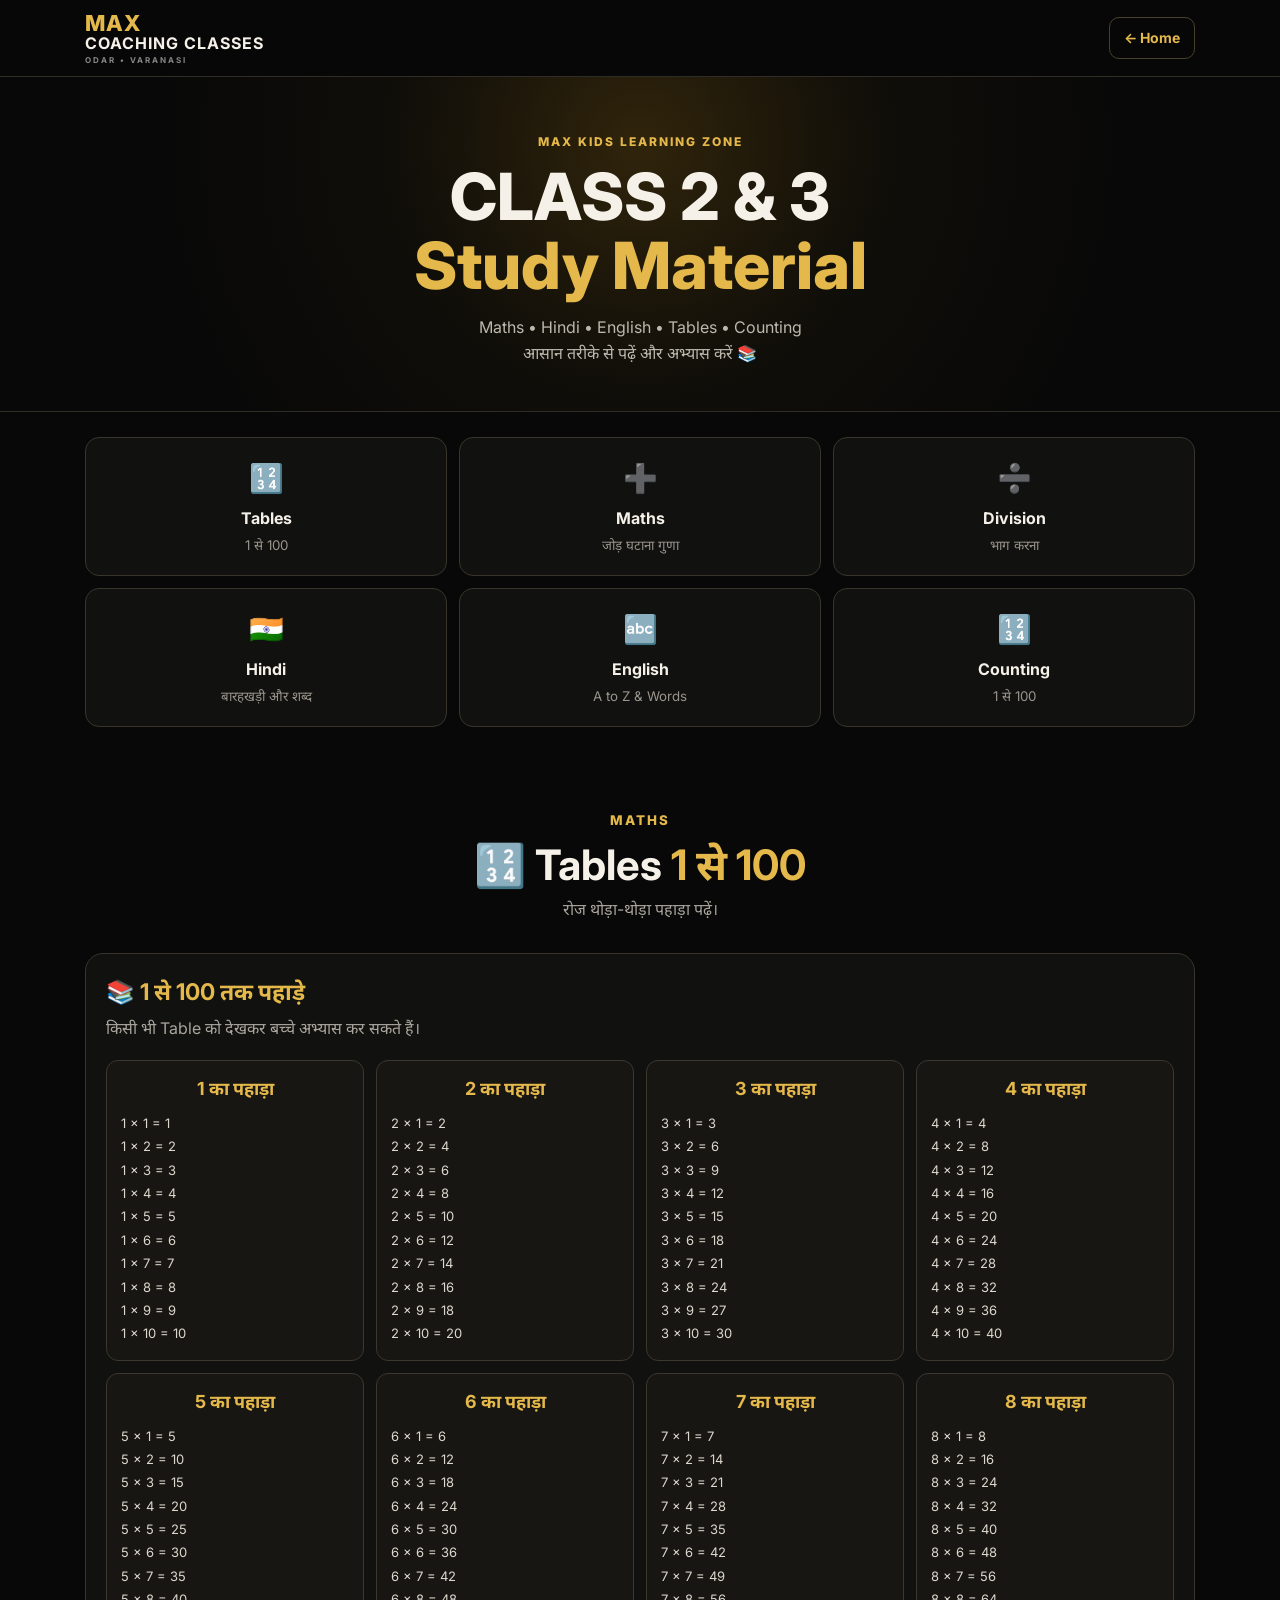
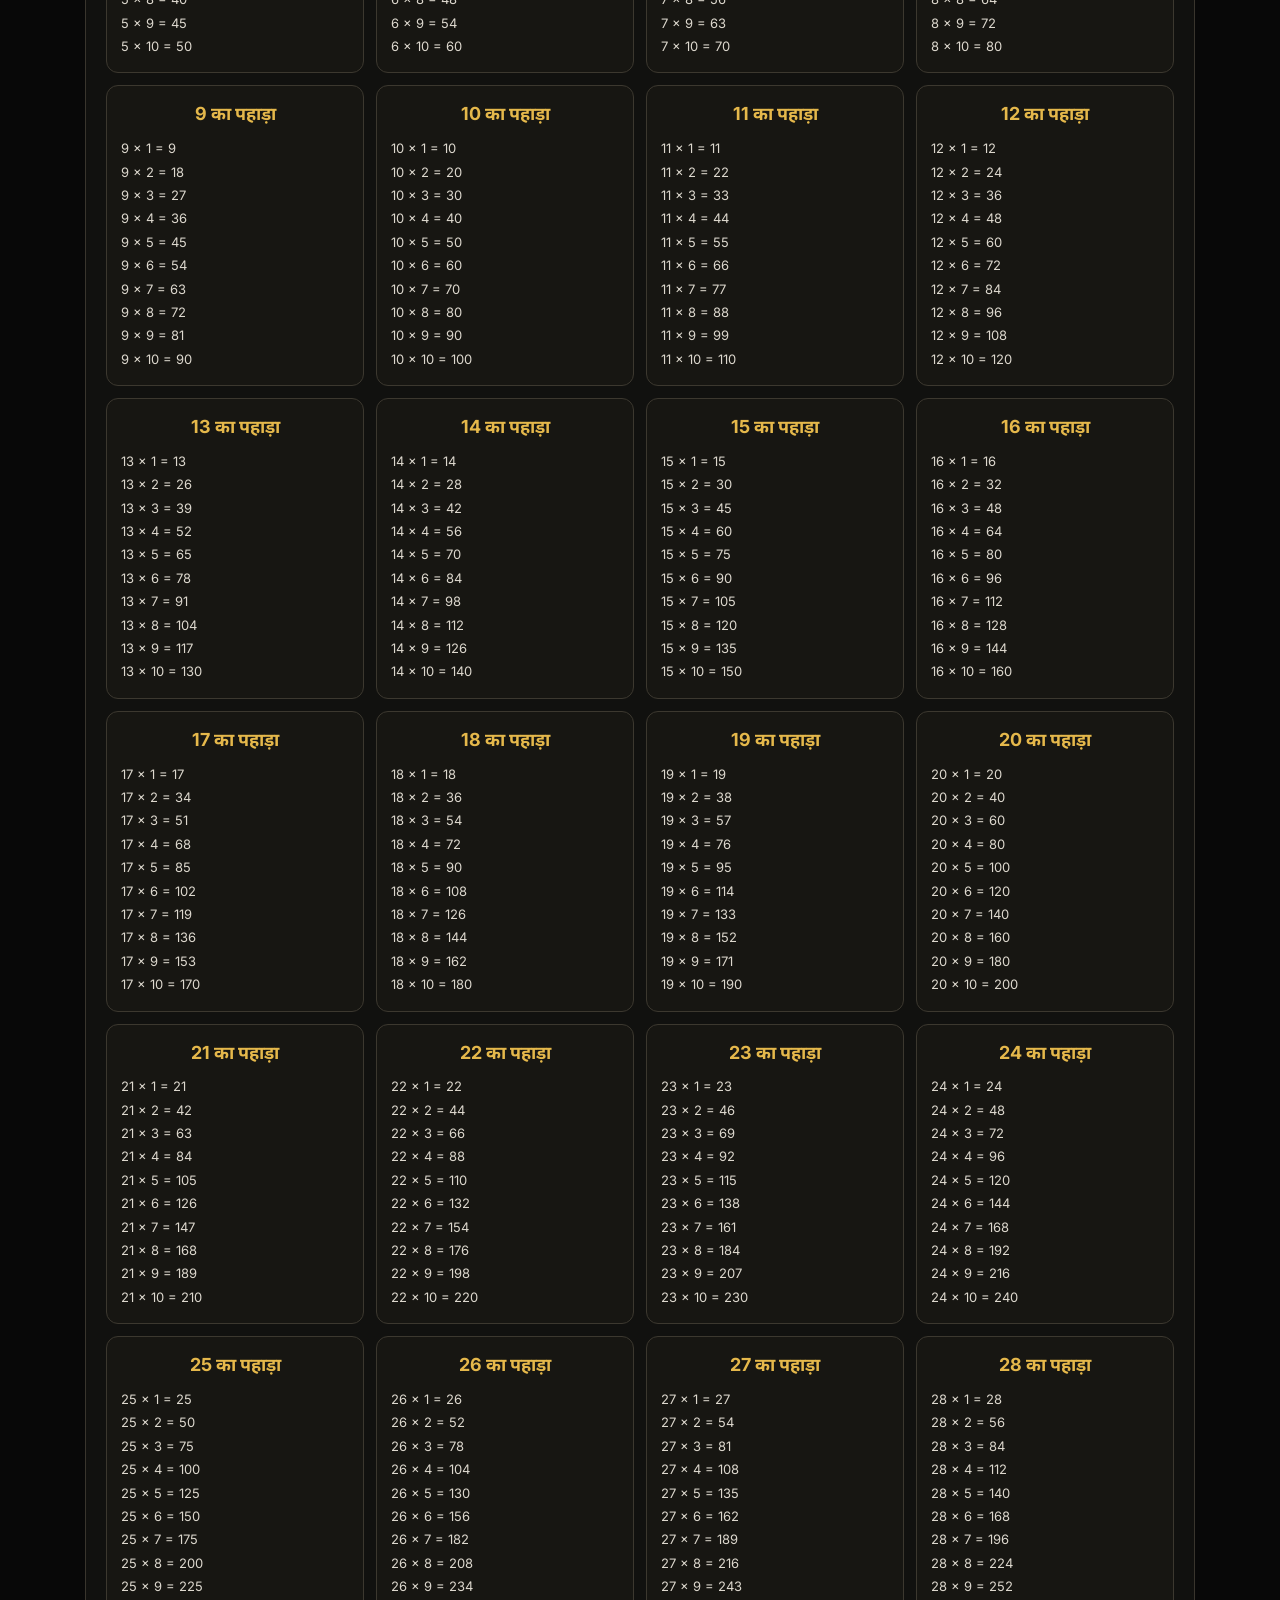
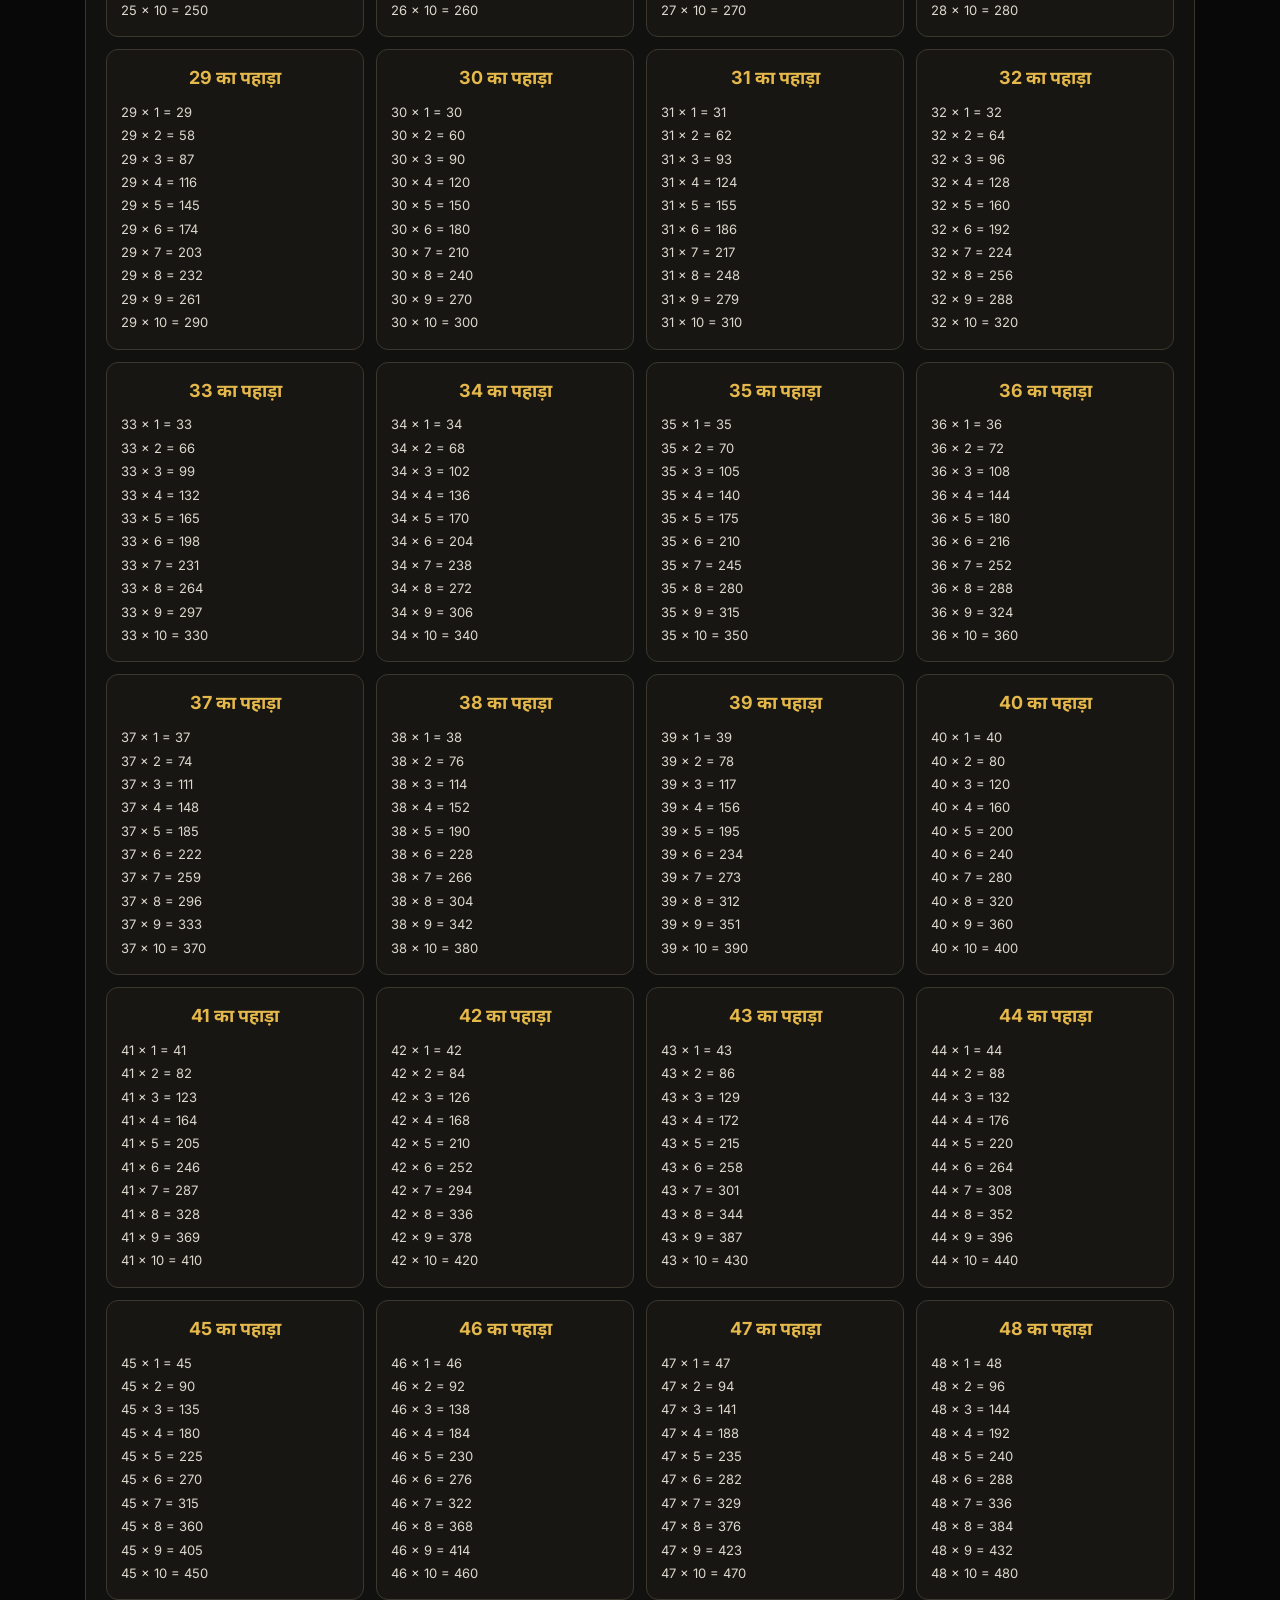
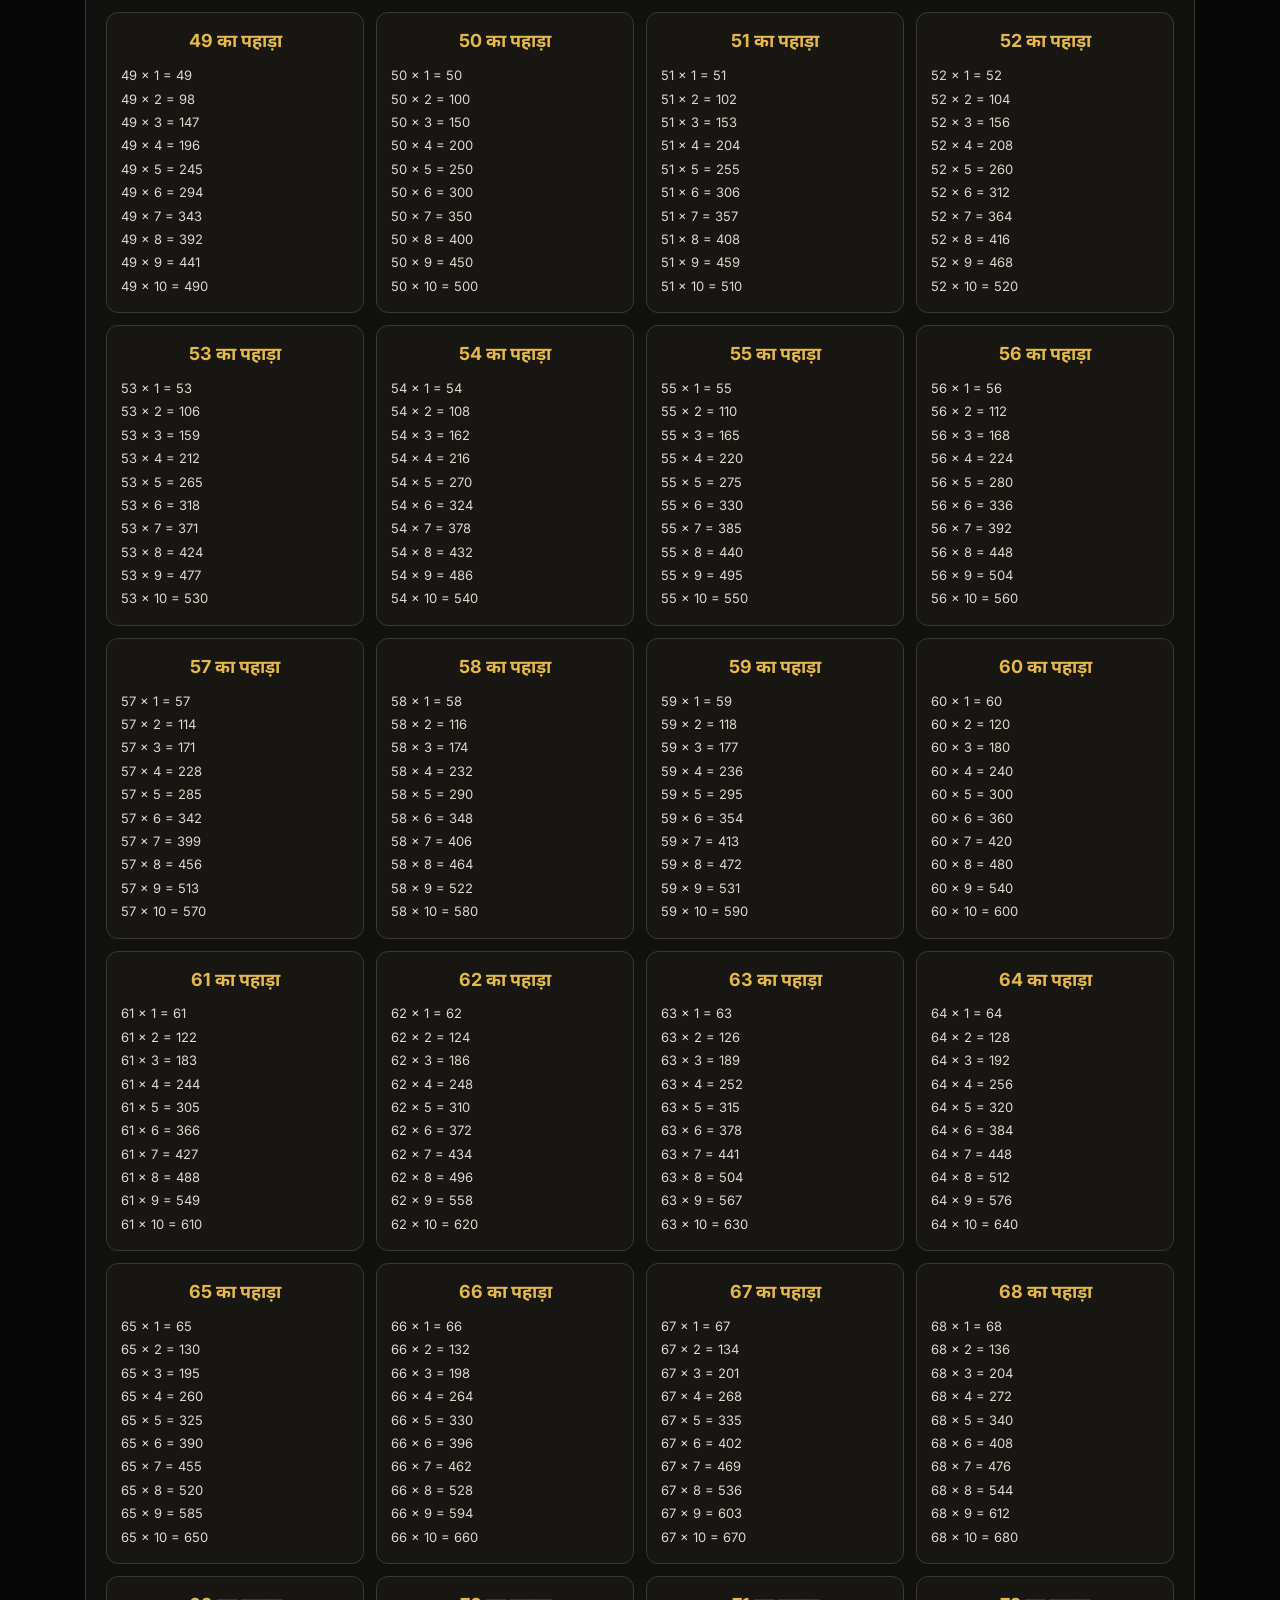
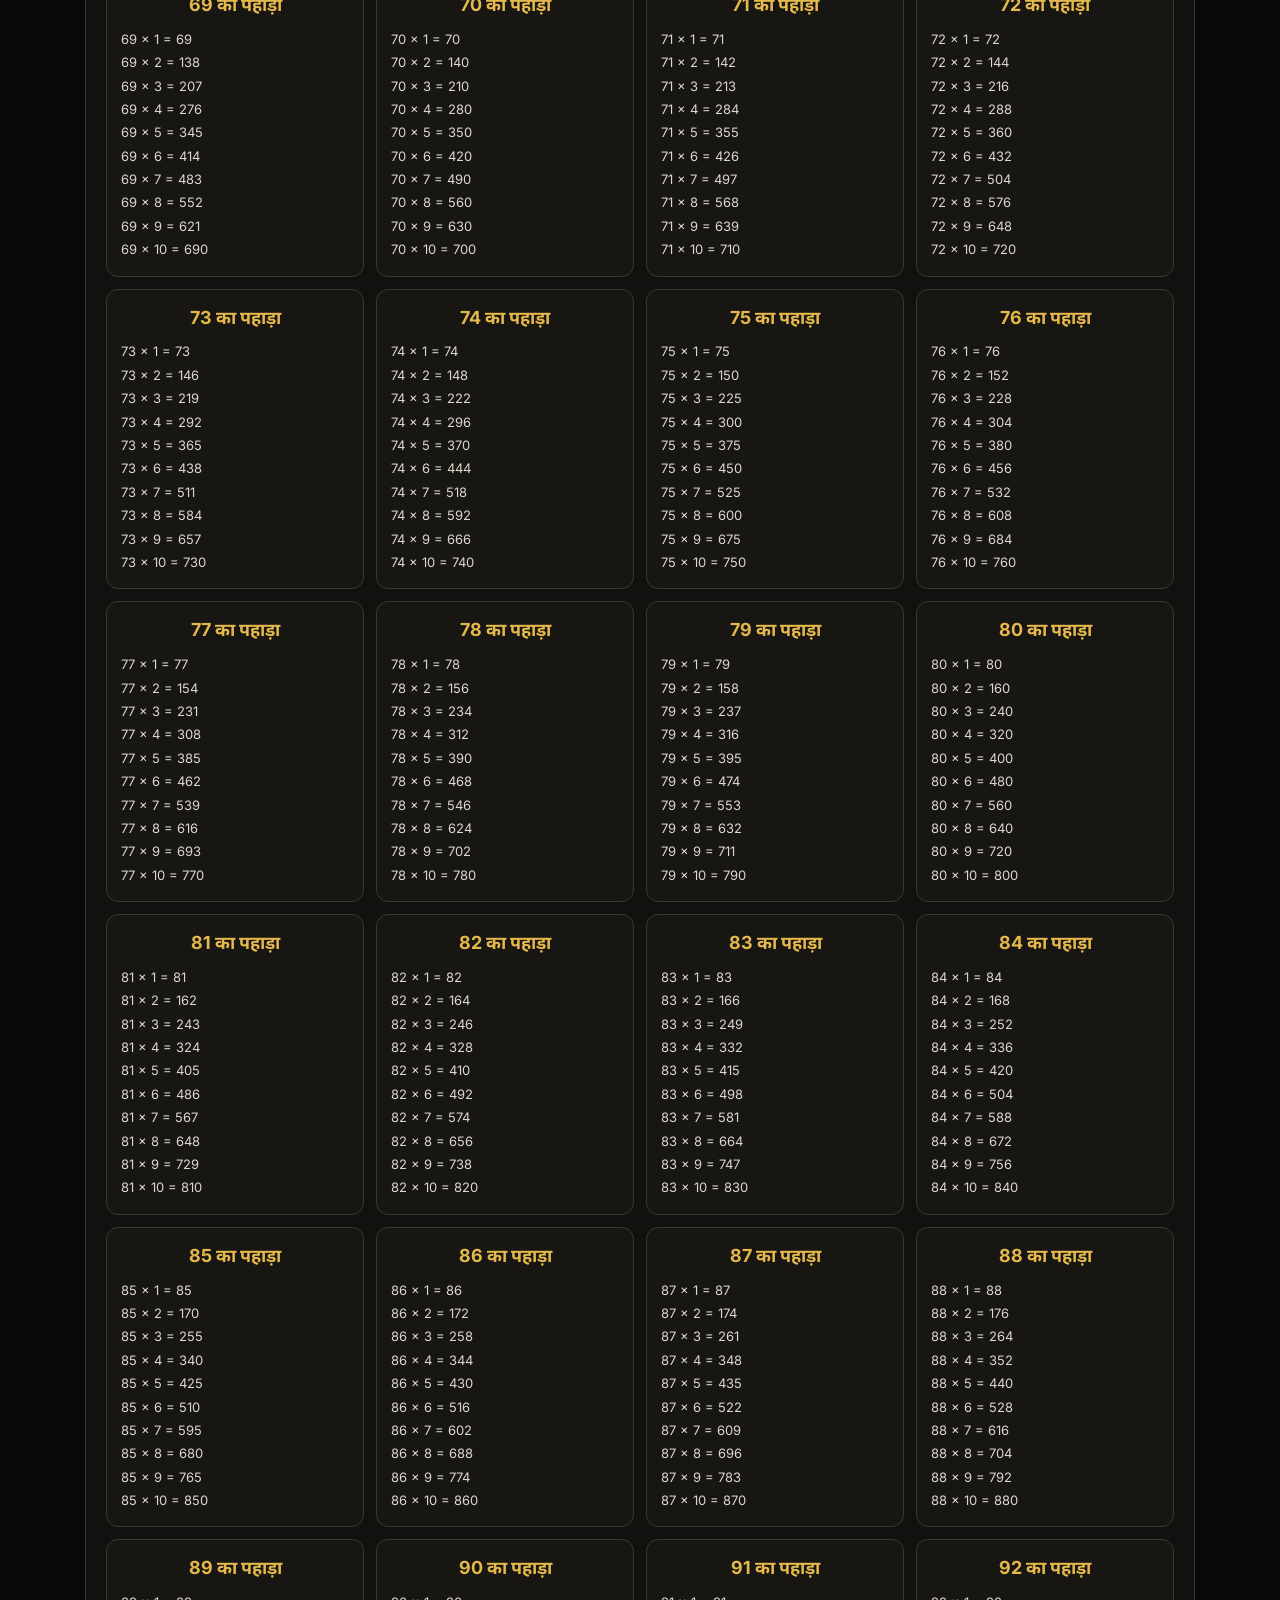
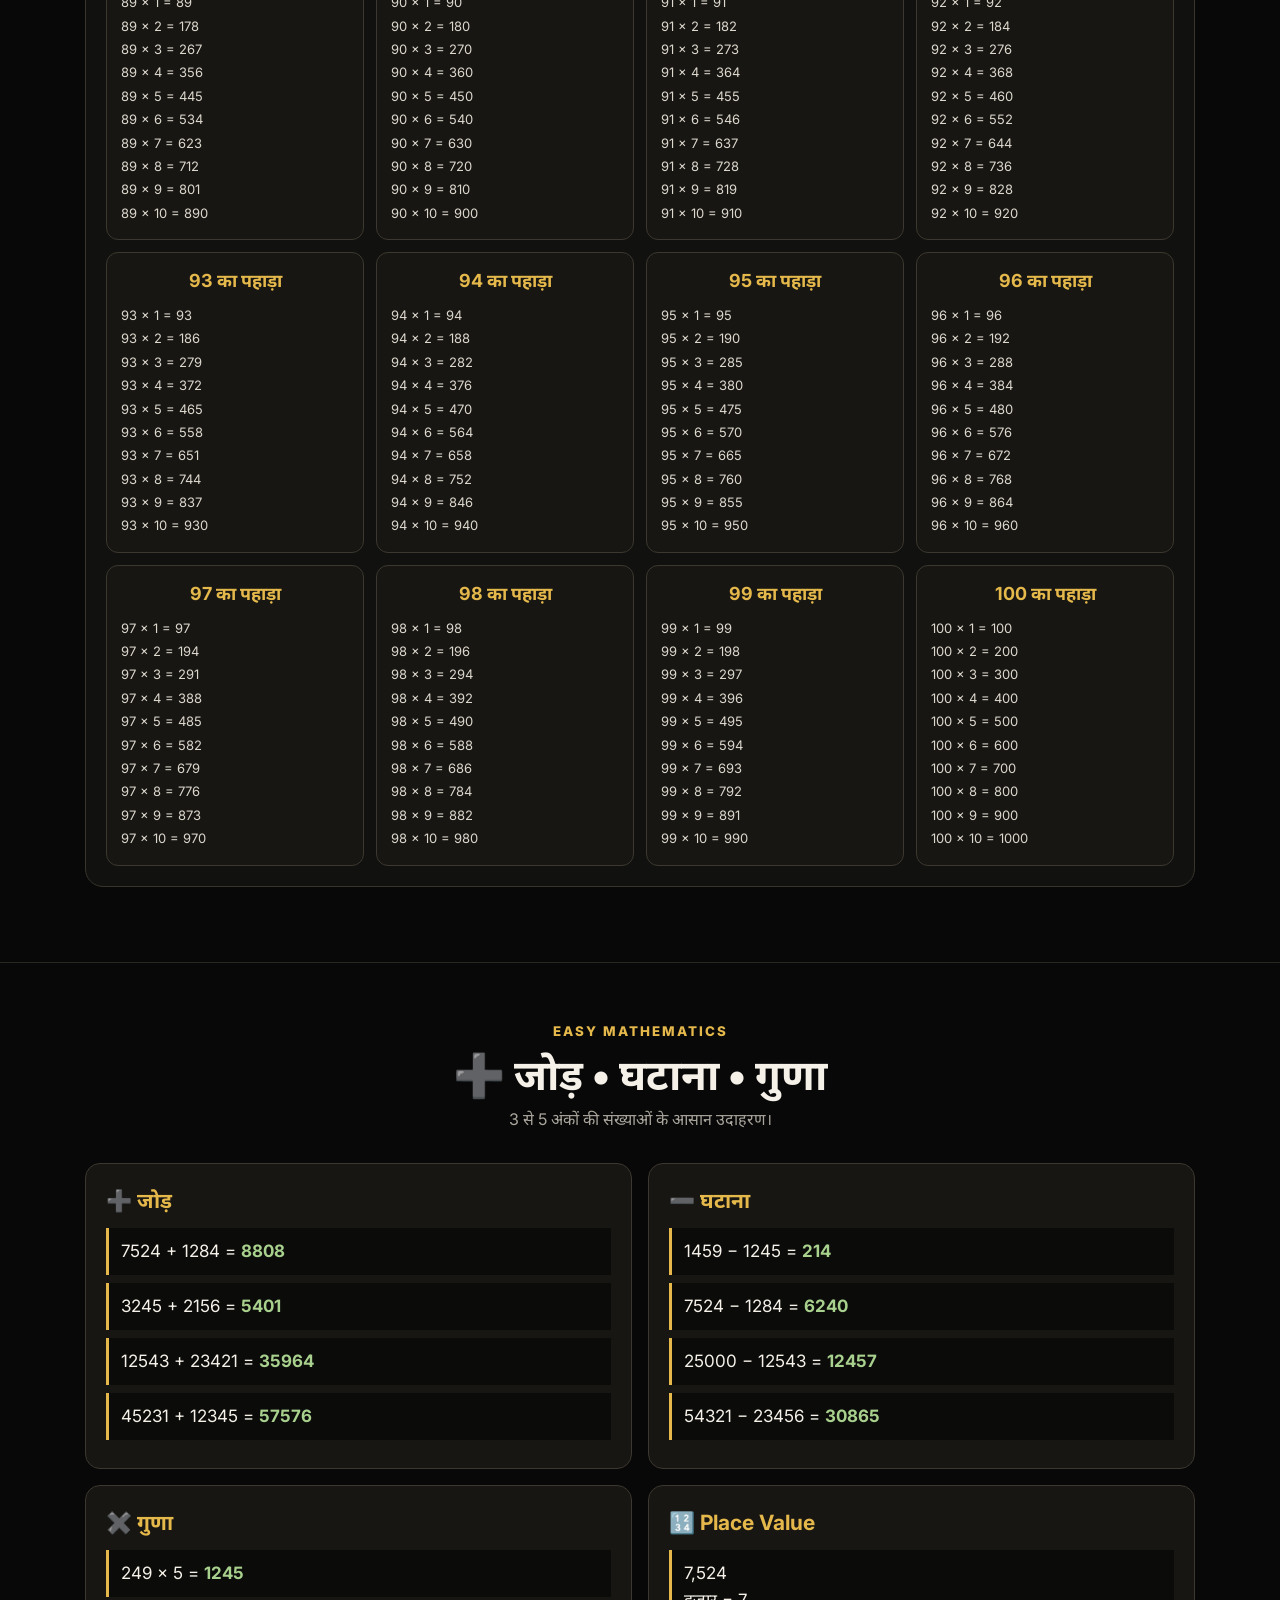
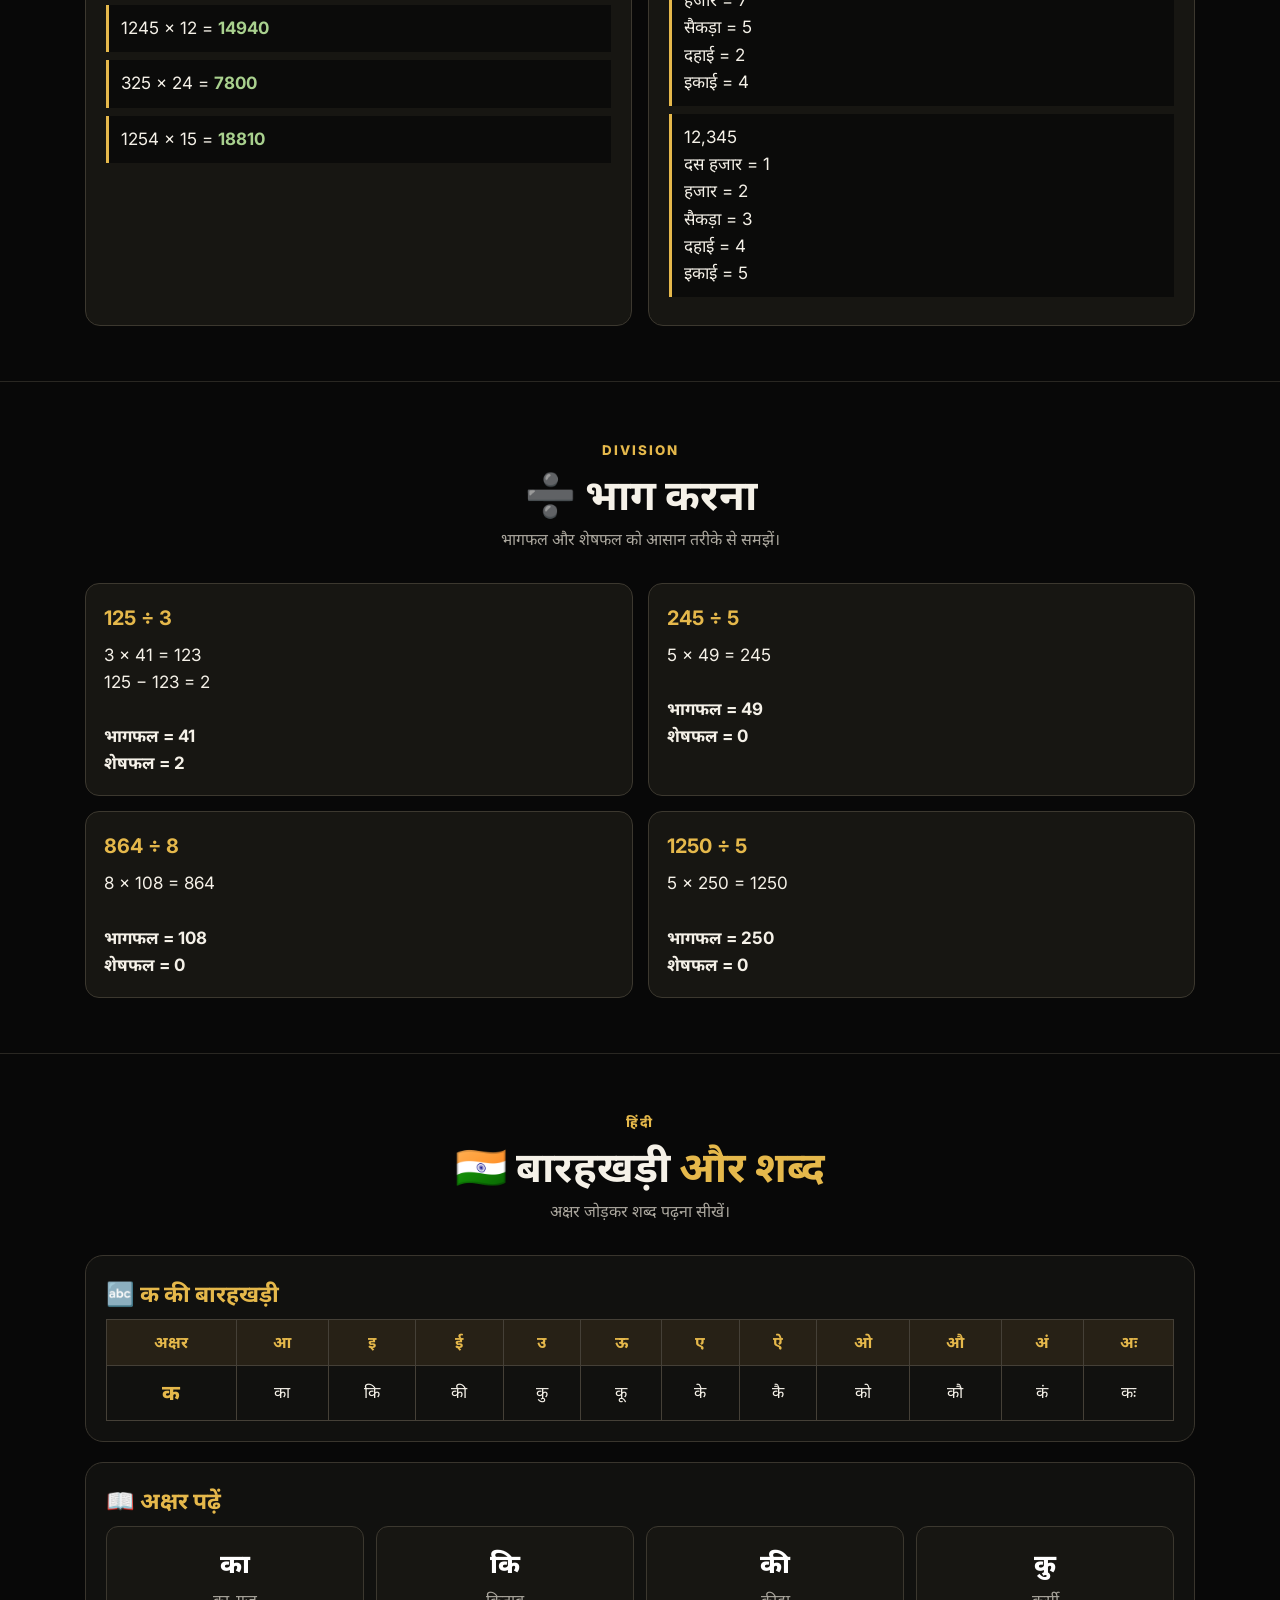
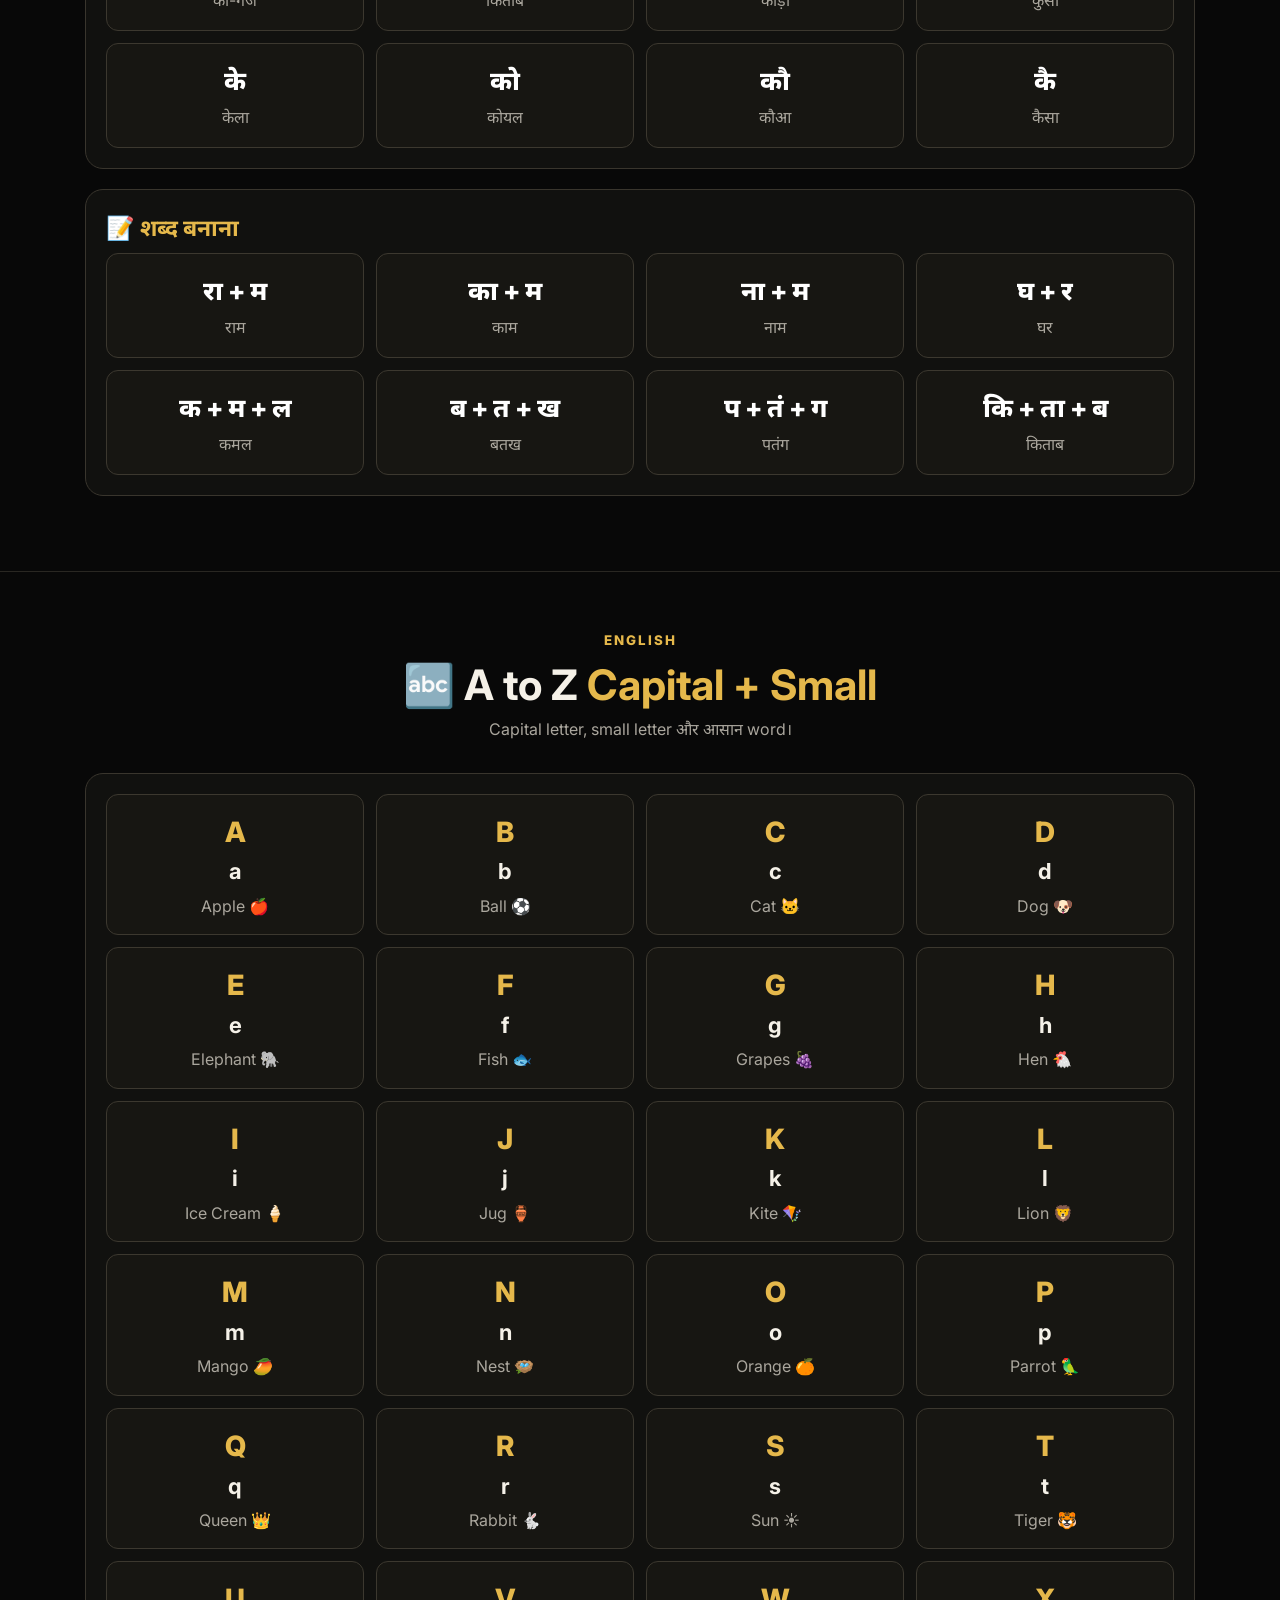
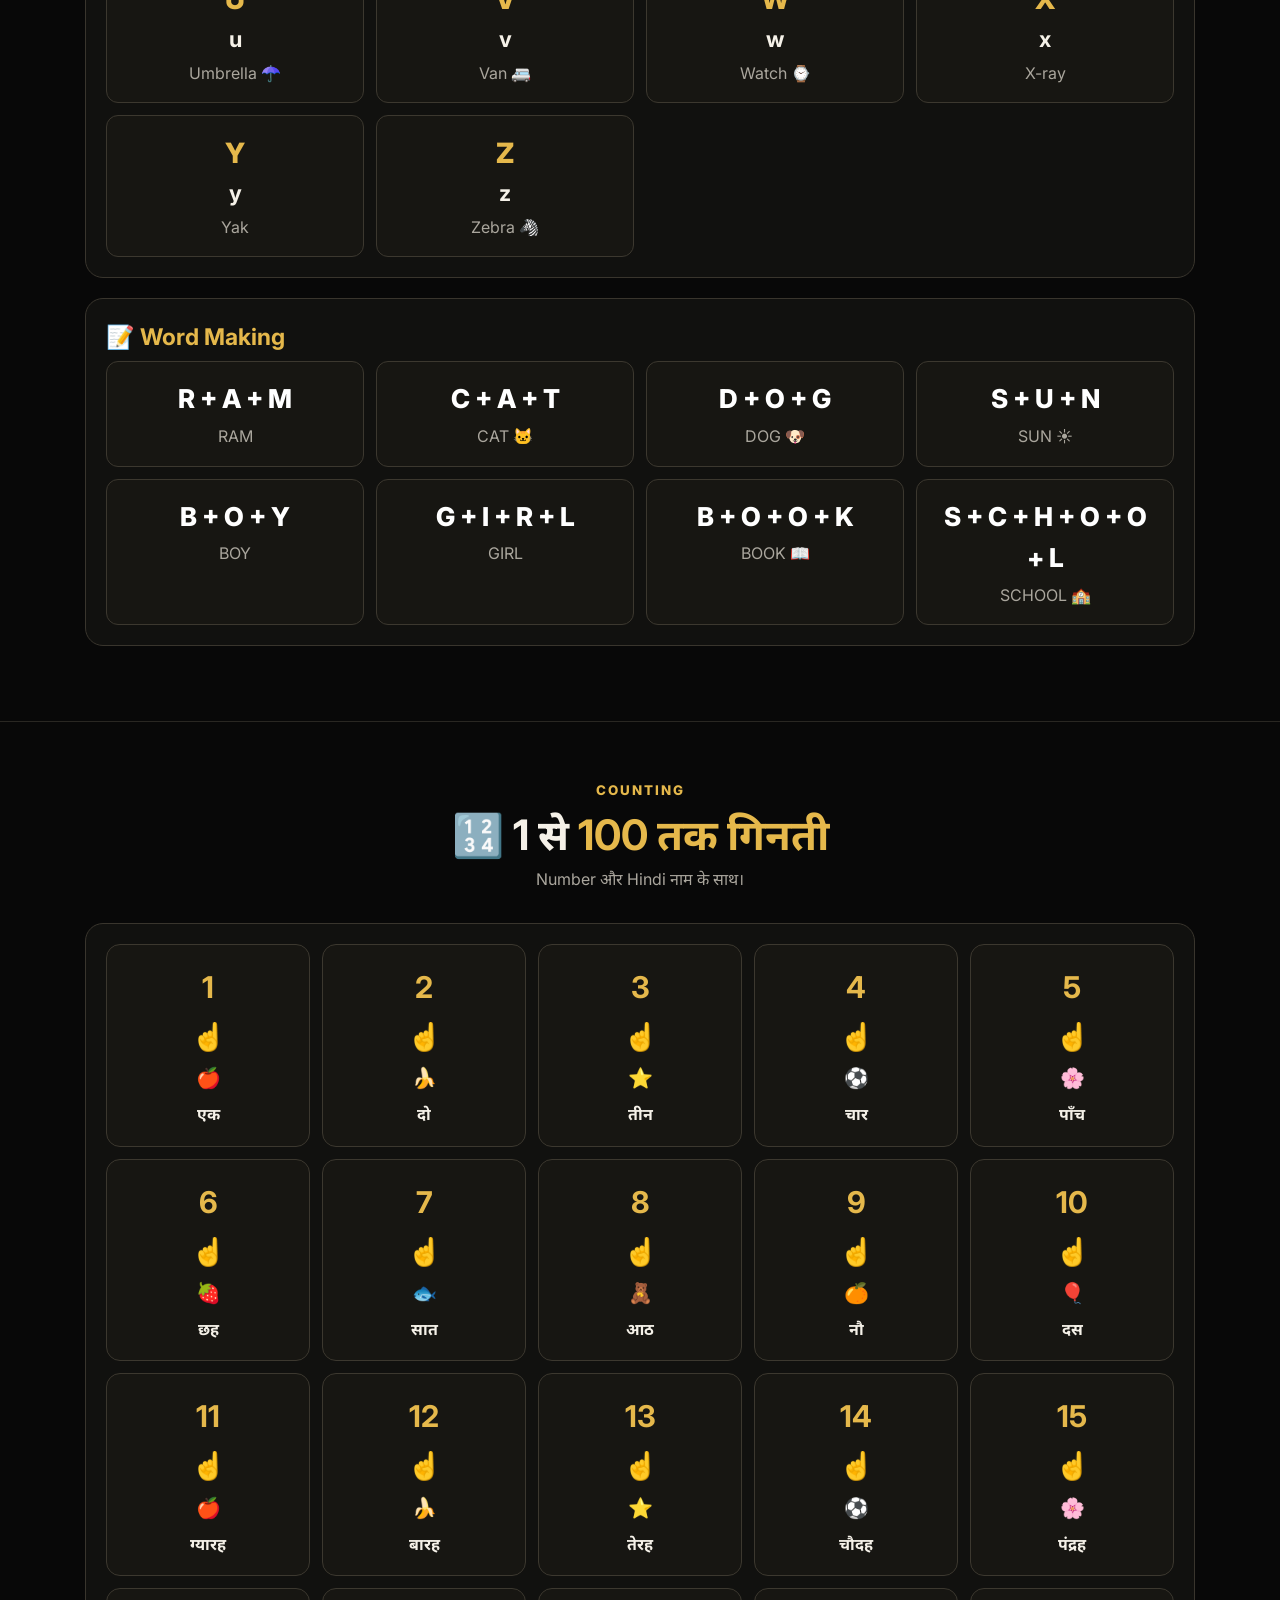
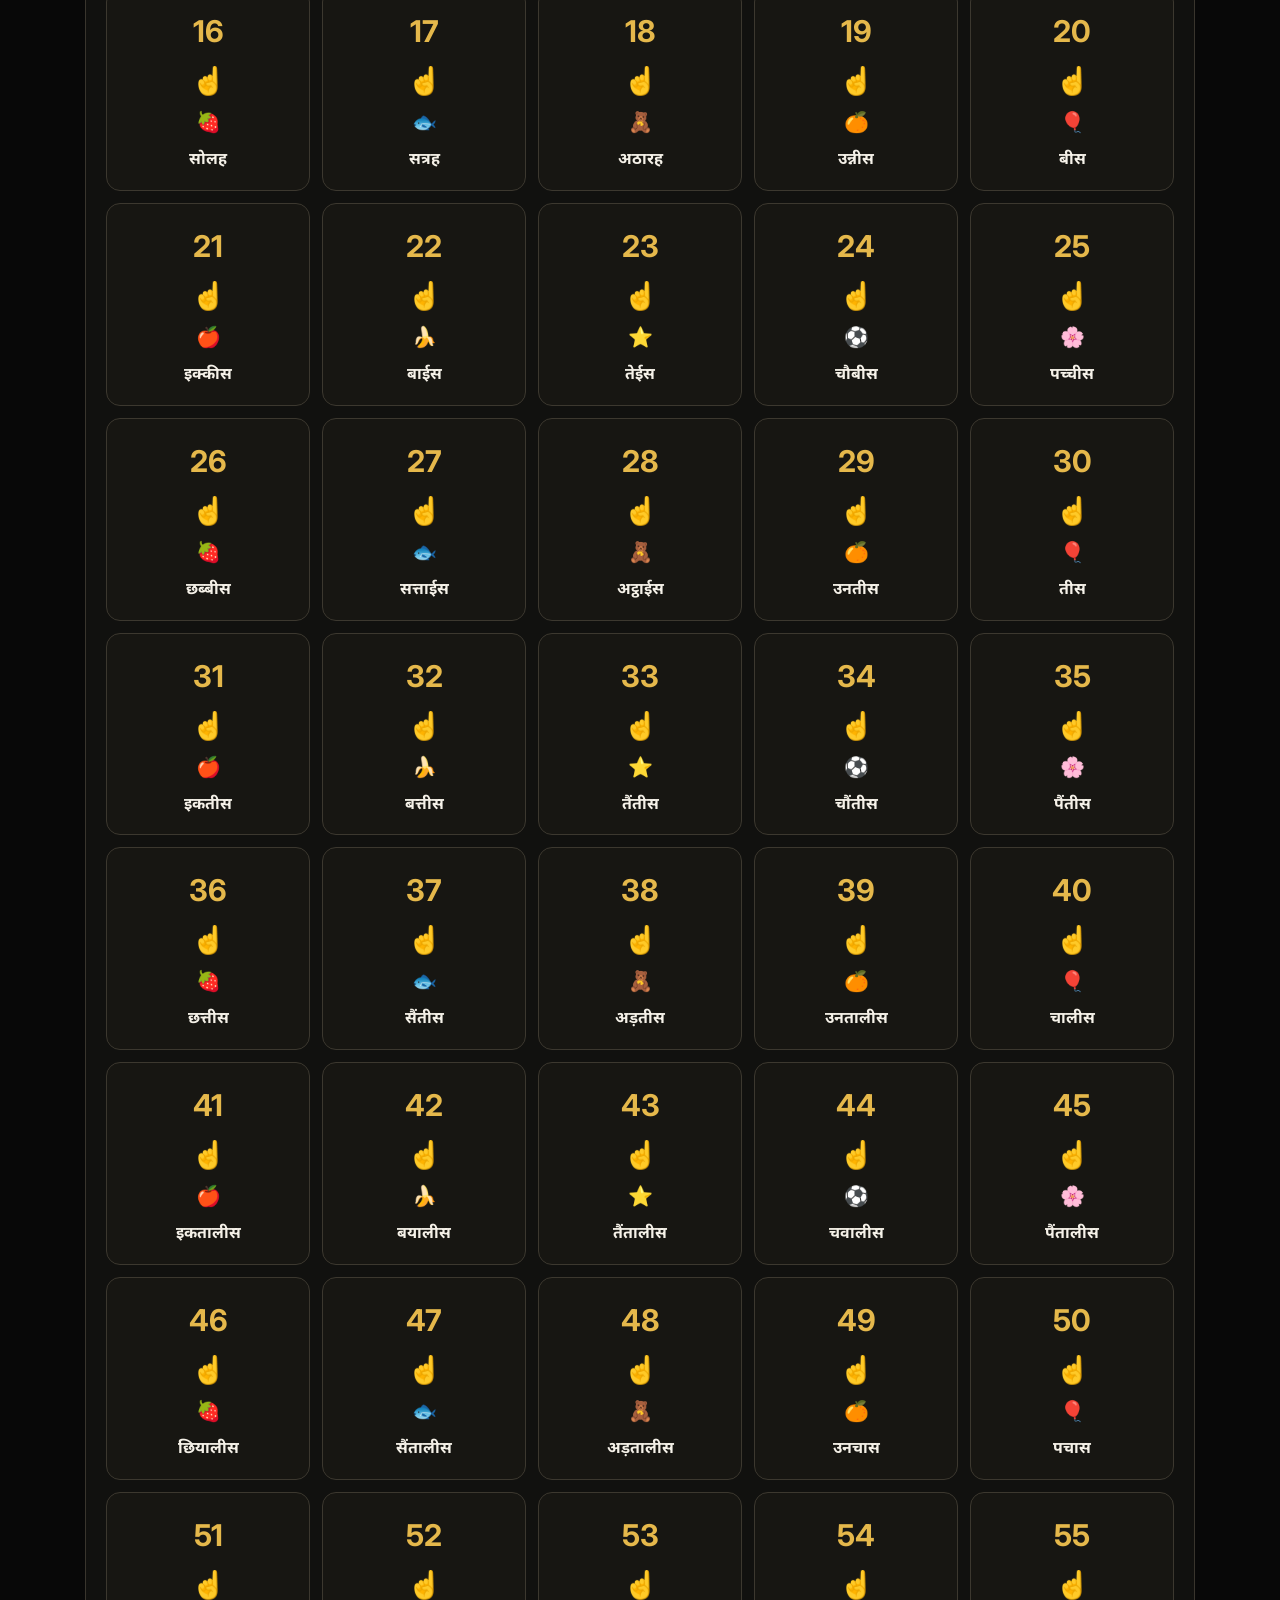
<file: study23.html>
<!DOCTYPE html>
<html lang="hi">
<head>
  <meta charset="UTF-8">
  <meta name="viewport" content="width=device-width, initial-scale=1.0">

  <meta name="description"
        content="MAX Coaching Classes - Class 2 and 3 Study Material">

  <title>Class 2 & 3 | MAX Coaching Classes</title>

  <link rel="preconnect" href="https://fonts.googleapis.com">
  <link rel="preconnect" href="https://fonts.gstatic.com" crossorigin>

  <link href="https://fonts.googleapis.com/css2?family=Inter:wght@400;500;600;700;800&family=Noto+Sans+Devanagari:wght@400;500;600;700;800&display=swap"
        rel="stylesheet">

  <style>

    *{
      box-sizing:border-box;
      margin:0;
      padding:0;
    }

    html{
      scroll-behavior:smooth;
    }

    body{
      background:#080808;
      color:#f5f1e8;
      font-family:Inter,"Noto Sans Devanagari",sans-serif;
      line-height:1.6;
    }

    a{
      color:inherit;
      text-decoration:none;
    }

    .header{
      position:sticky;
      top:0;
      z-index:100;
      background:rgba(8,8,8,.95);
      border-bottom:1px solid #302d27;
      backdrop-filter:blur(12px);
    }

    .nav{
      max-width:1150px;
      margin:auto;
      min-height:70px;
      padding:12px 20px;
      display:flex;
      align-items:center;
      justify-content:space-between;
      gap:20px;
    }

    .brand{
      display:flex;
      flex-direction:column;
      line-height:1.05;
      font-weight:700;
      letter-spacing:1px;
    }

    .brand-max{
      color:#e5b84b;
      font-size:22px;
      font-weight:800;
    }

    .brand small{
      color:#888;
      font-size:8px;
      letter-spacing:2px;
      margin-top:4px;
    }

    .back{
      border:1px solid #4a4030;
      padding:9px 14px;
      border-radius:10px;
      color:#e5b84b;
      font-weight:700;
      font-size:14px;
    }

    .hero{
      padding:55px 20px 45px;
      text-align:center;
      background:
        radial-gradient(circle at 50% 20%,#30240b 0,#100e09 35%,#080808 70%);
      border-bottom:1px solid #302d27;
    }

    .eyebrow{
      color:#e5b84b;
      font-size:12px;
      letter-spacing:2px;
      font-weight:800;
      margin-bottom:12px;
    }

    h1{
      font-size:clamp(35px,8vw,65px);
      line-height:1.05;
      font-weight:800;
      margin-bottom:15px;
    }

    h1 span,
    h2 span{
      color:#e5b84b;
    }

    .hero p{
      max-width:650px;
      margin:auto;
      color:#bdb8ad;
      font-size:16px;
    }

    .container{
      max-width:1150px;
      margin:auto;
      padding:0 20px;
    }

    .study-menu{
      padding:25px 0;
      display:grid;
      grid-template-columns:repeat(3,1fr);
      gap:12px;
    }

    .menu-card{
      background:#11110f;
      border:1px solid #39352d;
      border-radius:14px;
      padding:18px 12px;
      text-align:center;
      transition:.2s;
    }

    .menu-card:hover{
      border-color:#e5b84b;
      transform:translateY(-2px);
    }

    .menu-card .emoji{
      font-size:28px;
      display:block;
      margin-bottom:5px;
    }

    .menu-card strong{
      display:block;
      color:#f5f1e8;
    }

    .menu-card small{
      color:#99958c;
    }

    .section{
      padding:55px 0;
      border-bottom:1px solid #292722;
    }

    .section-title{
      text-align:center;
      margin-bottom:30px;
    }

    .section-title small{
      color:#e5b84b;
      font-weight:800;
      letter-spacing:2px;
    }

    .section-title h2{
      font-size:clamp(28px,6vw,42px);
      line-height:1.15;
      margin:8px 0;
    }

    .section-title p{
      color:#aaa69d;
    }

    .box{
      background:#11110f;
      border:1px solid #39352d;
      border-radius:18px;
      padding:20px;
      margin-bottom:20px;
    }

    .box h3{
      color:#e5b84b;
      font-size:23px;
      margin-bottom:6px;
    }

    .box-intro{
      color:#aaa69d;
      margin-bottom:18px;
    }

    /* TABLES */

    .tables-grid{
      display:grid;
      grid-template-columns:repeat(4,1fr);
      gap:12px;
    }

    .table-card{
      background:#171612;
      border:1px solid #3c382f;
      border-radius:12px;
      padding:14px;
    }

    .table-card h4{
      color:#e5b84b;
      text-align:center;
      margin-bottom:8px;
      font-size:18px;
    }

    .table-card p{
      color:#ddd8ce;
      font-size:13px;
      line-height:1.8;
    }

    /* MATH */

    .math-grid{
      display:grid;
      grid-template-columns:repeat(2,1fr);
      gap:16px;
    }

    .math-card{
      background:#171612;
      border:1px solid #3c382f;
      border-radius:15px;
      padding:20px;
    }

    .math-card h4{
      color:#e5b84b;
      font-size:21px;
      margin-bottom:10px;
    }

    .example{
      background:#0b0b0a;
      border-left:3px solid #e5b84b;
      padding:10px 12px;
      margin:8px 0;
      font-size:17px;
    }

    .answer{
      color:#a9d18e;
      font-weight:700;
    }

    /* DIVISION */

    .division{
      display:grid;
      grid-template-columns:repeat(2,1fr);
      gap:15px;
    }

    .division-card{
      background:#171612;
      border:1px solid #3c382f;
      border-radius:14px;
      padding:18px;
    }

    .division-card strong{
      color:#e5b84b;
      font-size:20px;
    }

    .division-card p{
      margin-top:8px;
      font-size:17px;
    }

    /* HINDI */

    .barahkhadi{
      overflow-x:auto;
    }

    table{
      width:100%;
      border-collapse:collapse;
      min-width:650px;
    }

    th,
    td{
      border:1px solid #454037;
      padding:10px;
      text-align:center;
    }

    th{
      background:#272116;
      color:#e5b84b;
    }

    td{
      background:#11110f;
    }

    .letter{
      font-size:21px;
      font-weight:800;
      color:#e5b84b;
    }

    .word-grid{
      display:grid;
      grid-template-columns:repeat(4,1fr);
      gap:12px;
    }

    .word-card{
      background:#171612;
      border:1px solid #3c382f;
      border-radius:12px;
      padding:16px;
      text-align:center;
    }

    .word-card .big{
      font-size:26px;
      font-weight:800;
      color:#fff;
    }

    .word-card .meaning{
      color:#aaa69d;
      margin-top:4px;
    }

    /* ENGLISH */

    .alphabet{
      display:grid;
      grid-template-columns:repeat(4,1fr);
      gap:12px;
    }

    .alpha-card{
      background:#171612;
      border:1px solid #3c382f;
      border-radius:12px;
      padding:15px;
      text-align:center;
    }

    .capital{
      color:#e5b84b;
      font-size:28px;
      font-weight:800;
    }

    .small{
      font-size:22px;
      font-weight:700;
    }

    .alpha-word{
      color:#aaa69d;
      margin-top:4px;
    }

    /* COUNTING */

    .counting{
      display:grid;
      grid-template-columns:repeat(5,1fr);
      gap:12px;
    }

    .count-card{
      background:#171612;
      border:1px solid #3c382f;
      border-radius:14px;
      padding:18px 8px;
      text-align:center;
    }

    .count-card strong{
      display:block;
      color:#e5b84b;
      font-size:30px;
    }

    .count-card .fingers{
      font-size:27px;
      margin:4px 0;
    }

    .count-card .objects{
      font-size:20px;
      min-height:35px;
    }

    .count-card b{
      display:block;
      margin-top:5px;
    }

    /* BUTTON */

    .btn{
      display:inline-block;
      padding:11px 17px;
      border-radius:10px;
      font-weight:700;
      margin-top:10px;
    }

    .btn-gold{
      background:#e5b84b;
      color:#090909;
    }

    .btn-outline{
      border:1px solid #e5b84b;
      color:#e5b84b;
    }

    .top{
      text-align:center;
      padding:30px 0 50px;
    }

    footer{
      padding:25px 20px;
      text-align:center;
      color:#77736b;
      border-top:1px solid #292722;
    }

    @media(max-width:800px){

      .study-menu{
        grid-template-columns:repeat(2,1fr);
      }

      .tables-grid{
        grid-template-columns:repeat(2,1fr);
      }

      .word-grid{
        grid-template-columns:repeat(2,1fr);
      }

      .alphabet{
        grid-template-columns:repeat(3,1fr);
      }

      .counting{
        grid-template-columns:repeat(2,1fr);
      }

      .math-grid,
      .division{
        grid-template-columns:1fr;
      }

    }

    @media(max-width:500px){

      .study-menu{
        grid-template-columns:1fr;
      }

      .tables-grid{
        grid-template-columns:1fr;
      }

      .alphabet{
        grid-template-columns:repeat(2,1fr);
      }

      .word-grid{
        grid-template-columns:1fr 1fr;
      }

      .counting{
        grid-template-columns:repeat(2,1fr);
      }

      .box{
        padding:15px;
      }

    }

  </style>
</head>


<body>

<!-- HEADER -->

<header class="header">

  <div class="nav">

    <a class="brand" href="index.html">
      <span class="brand-max">MAX</span>
      <span>COACHING CLASSES</span>
      <small>ODAR • VARANASI</small>
    </a>

    <a class="back" href="index.html">
      ← Home
    </a>

  </div>

</header>


<!-- HERO -->

<section class="hero">

  <div class="eyebrow">
    MAX KIDS LEARNING ZONE
  </div>

  <h1>
    CLASS 2 & 3
    <br>
    <span>Study Material</span>
  </h1>

  <p>
    Maths • Hindi • English • Tables • Counting
    <br>
    आसान तरीके से पढ़ें और अभ्यास करें 📚
  </p>

</section>


<!-- QUICK MENU -->

<div class="container">

  <div class="study-menu">

    <a class="menu-card" href="#tables">
      <span class="emoji">🔢</span>
      <strong>Tables</strong>
      <small>1 से 100</small>
    </a>

    <a class="menu-card" href="#maths">
      <span class="emoji">➕</span>
      <strong>Maths</strong>
      <small>जोड़ घटाना गुणा</small>
    </a>

    <a class="menu-card" href="#division">
      <span class="emoji">➗</span>
      <strong>Division</strong>
      <small>भाग करना</small>
    </a>

    <a class="menu-card" href="#hindi">
      <span class="emoji">🇮🇳</span>
      <strong>Hindi</strong>
      <small>बारहखड़ी और शब्द</small>
    </a>

    <a class="menu-card" href="#english">
      <span class="emoji">🔤</span>
      <strong>English</strong>
      <small>A to Z & Words</small>
    </a>

    <a class="menu-card" href="#counting">
      <span class="emoji">🔢</span>
      <strong>Counting</strong>
      <small>1 से 100</small>
    </a>

  </div>

</div>


<!-- TABLES -->

<section id="tables" class="section">

  <div class="container">

    <div class="section-title">
      <small>MATHS</small>

      <h2>
        🔢 Tables
        <span>1 से 100</span>
      </h2>

      <p>
        रोज थोड़ा-थोड़ा पहाड़ा पढ़ें।
      </p>
    </div>

    <div class="box">

      <h3>📚 1 से 100 तक पहाड़े</h3>

      <p class="box-intro">
        किसी भी Table को देखकर बच्चे अभ्यास कर सकते हैं।
      </p>

      <div id="tablesGrid" class="tables-grid"></div>

    </div>

  </div>

</section>


<!-- MATHS -->

<section id="maths" class="section">

  <div class="container">

    <div class="section-title">

      <small>EASY MATHEMATICS</small>

      <h2>
        ➕ जोड़ • घटाना • गुणा
      </h2>

      <p>
        3 से 5 अंकों की संख्याओं के आसान उदाहरण।
      </p>

    </div>


    <div class="math-grid">


      <!-- ADDITION -->

      <div class="math-card">

        <h4>➕ जोड़</h4>

        <div class="example">
          7524 + 1284 =
          <span class="answer">8808</span>
        </div>

        <div class="example">
          3245 + 2156 =
          <span class="answer">5401</span>
        </div>

        <div class="example">
          12543 + 23421 =
          <span class="answer">35964</span>
        </div>

        <div class="example">
          45231 + 12345 =
          <span class="answer">57576</span>
        </div>

      </div>


      <!-- SUBTRACTION -->

      <div class="math-card">

        <h4>➖ घटाना</h4>

        <div class="example">
          1459 − 1245 =
          <span class="answer">214</span>
        </div>

        <div class="example">
          7524 − 1284 =
          <span class="answer">6240</span>
        </div>

        <div class="example">
          25000 − 12543 =
          <span class="answer">12457</span>
        </div>

        <div class="example">
          54321 − 23456 =
          <span class="answer">30865</span>
        </div>

      </div>


      <!-- MULTIPLICATION -->

      <div class="math-card">

        <h4>✖️ गुणा</h4>

        <div class="example">
          249 × 5 =
          <span class="answer">1245</span>
        </div>

        <div class="example">
          1245 × 12 =
          <span class="answer">14940</span>
        </div>

        <div class="example">
          325 × 24 =
          <span class="answer">7800</span>
        </div>

        <div class="example">
          1254 × 15 =
          <span class="answer">18810</span>
        </div>

      </div>


      <!-- PLACE VALUE -->

      <div class="math-card">

        <h4>🔢 Place Value</h4>

        <div class="example">
          7,524
          <br>
          हजार = 7
          <br>
          सैकड़ा = 5
          <br>
          दहाई = 2
          <br>
          इकाई = 4
        </div>

        <div class="example">
          12,345
          <br>
          दस हजार = 1
          <br>
          हजार = 2
          <br>
          सैकड़ा = 3
          <br>
          दहाई = 4
          <br>
          इकाई = 5
        </div>

      </div>

    </div>

  </div>

</section>


<!-- DIVISION -->

<section id="division" class="section">

  <div class="container">

    <div class="section-title">

      <small>DIVISION</small>

      <h2>
        ➗ भाग करना
      </h2>

      <p>
        भागफल और शेषफल को आसान तरीके से समझें।
      </p>

    </div>


    <div class="division">


      <div class="division-card">

        <strong>125 ÷ 3</strong>

        <p>
          3 × 41 = 123
          <br>
          125 − 123 = 2
          <br><br>
          <b>भागफल = 41</b>
          <br>
          <b>शेषफल = 2</b>
        </p>

      </div>


      <div class="division-card">

        <strong>245 ÷ 5</strong>

        <p>
          5 × 49 = 245
          <br><br>
          <b>भागफल = 49</b>
          <br>
          <b>शेषफल = 0</b>
        </p>

      </div>


      <div class="division-card">

        <strong>864 ÷ 8</strong>

        <p>
          8 × 108 = 864
          <br><br>
          <b>भागफल = 108</b>
          <br>
          <b>शेषफल = 0</b>
        </p>

      </div>


      <div class="division-card">

        <strong>1250 ÷ 5</strong>

        <p>
          5 × 250 = 1250
          <br><br>
          <b>भागफल = 250</b>
          <br>
          <b>शेषफल = 0</b>
        </p>

      </div>


    </div>

  </div>

</section>


<!-- HINDI -->

<section id="hindi" class="section">

  <div class="container">

    <div class="section-title">

      <small>हिंदी</small>

      <h2>
        🇮🇳 बारहखड़ी
        <span>और शब्द</span>
      </h2>

      <p>
        अक्षर जोड़कर शब्द पढ़ना सीखें।
      </p>

    </div>


    <!-- BARAHKHADI -->

    <div class="box">

      <h3>🔤 क की बारहखड़ी</h3>

      <div class="barahkhadi">

        <table>

          <tr>
            <th>अक्षर</th>
            <th>आ</th>
            <th>इ</th>
            <th>ई</th>
            <th>उ</th>
            <th>ऊ</th>
            <th>ए</th>
            <th>ऐ</th>
            <th>ओ</th>
            <th>औ</th>
            <th>अं</th>
            <th>अः</th>
          </tr>

          <tr>

            <td class="letter">क</td>

            <td>का</td>
            <td>कि</td>
            <td>की</td>
            <td>कु</td>
            <td>कू</td>
            <td>के</td>
            <td>कै</td>
            <td>को</td>
            <td>कौ</td>
            <td>कं</td>
            <td>कः</td>

          </tr>

        </table>

      </div>

    </div>


    <!-- MORE LETTERS -->

    <div class="box">

      <h3>📖 अक्षर पढ़ें</h3>

      <div class="word-grid">

        <div class="word-card">
          <div class="big">का</div>
          <div class="meaning">का-गज</div>
        </div>

        <div class="word-card">
          <div class="big">कि</div>
          <div class="meaning">किताब</div>
        </div>

        <div class="word-card">
          <div class="big">की</div>
          <div class="meaning">कीड़ा</div>
        </div>

        <div class="word-card">
          <div class="big">कु</div>
          <div class="meaning">कुर्सी</div>
        </div>

        <div class="word-card">
          <div class="big">के</div>
          <div class="meaning">केला</div>
        </div>

        <div class="word-card">
          <div class="big">को</div>
          <div class="meaning">कोयल</div>
        </div>

        <div class="word-card">
          <div class="big">कौ</div>
          <div class="meaning">कौआ</div>
        </div>

        <div class="word-card">
          <div class="big">कै</div>
          <div class="meaning">कैसा</div>
        </div>

      </div>

    </div>


    <!-- WORD MAKING -->

    <div class="box">

      <h3>📝 शब्द बनाना</h3>

      <div class="word-grid">

        <div class="word-card">
          <div class="big">रा + म</div>
          <div class="meaning">राम</div>
        </div>

        <div class="word-card">
          <div class="big">का + म</div>
          <div class="meaning">काम</div>
        </div>

        <div class="word-card">
          <div class="big">ना + म</div>
          <div class="meaning">नाम</div>
        </div>

        <div class="word-card">
          <div class="big">घ + र</div>
          <div class="meaning">घर</div>
        </div>

        <div class="word-card">
          <div class="big">क + म + ल</div>
          <div class="meaning">कमल</div>
        </div>

        <div class="word-card">
          <div class="big">ब + त + ख</div>
          <div class="meaning">बतख</div>
        </div>

        <div class="word-card">
          <div class="big">प + तं + ग</div>
          <div class="meaning">पतंग</div>
        </div>

        <div class="word-card">
          <div class="big">कि + ता + ब</div>
          <div class="meaning">किताब</div>
        </div>

      </div>

    </div>

  </div>

</section>


<!-- ENGLISH -->

<section id="english" class="section">

  <div class="container">

    <div class="section-title">

      <small>ENGLISH</small>

      <h2>
        🔤 A to Z
        <span>Capital + Small</span>
      </h2>

      <p>
        Capital letter, small letter और आसान word।
      </p>

    </div>


    <div class="box">

      <div id="alphabet" class="alphabet"></div>

    </div>


    <div class="box">

      <h3>📝 Word Making</h3>

      <div class="word-grid">

        <div class="word-card">
          <div class="big">R + A + M</div>
          <div class="meaning">RAM</div>
        </div>

        <div class="word-card">
          <div class="big">C + A + T</div>
          <div class="meaning">CAT 🐱</div>
        </div>

        <div class="word-card">
          <div class="big">D + O + G</div>
          <div class="meaning">DOG 🐶</div>
        </div>

        <div class="word-card">
          <div class="big">S + U + N</div>
          <div class="meaning">SUN ☀️</div>
        </div>

        <div class="word-card">
          <div class="big">B + O + Y</div>
          <div class="meaning">BOY</div>
        </div>

        <div class="word-card">
          <div class="big">G + I + R + L</div>
          <div class="meaning">GIRL</div>
        </div>

        <div class="word-card">
          <div class="big">B + O + O + K</div>
          <div class="meaning">BOOK 📖</div>
        </div>

        <div class="word-card">
          <div class="big">S + C + H + O + O + L</div>
          <div class="meaning">SCHOOL 🏫</div>
        </div>

      </div>

    </div>

  </div>

</section>


<!-- COUNTING -->

<section id="counting" class="section">

  <div class="container">

    <div class="section-title">

      <small>COUNTING</small>

      <h2>
        🔢 1 से
        <span>100 तक गिनती</span>
      </h2>

      <p>
        Number और Hindi नाम के साथ।
      </p>

    </div>


    <div class="box">

      <div id="countingGrid" class="counting"></div>

    </div>

  </div>

</section>


<!-- BACK -->

<div class="top">

  <a class="btn btn-gold" href="index.html">
    🏠 वापस Home पर जाएँ
  </a>

</div>


<footer>

  <div>
    <strong>MAX COACHING CLASSES</strong>
  </div>

  <div>
    Odar • Pindra • Varanasi
  </div>

  <div>
    © <span id="year"></span> Max Coaching Classes
  </div>

</footer>


<script>

/* ================= TABLES 1-100 ================= */

const tablesGrid =
document.getElementById("tablesGrid");

for(let n=1;n<=100;n++){

  const card=document.createElement("div");

  card.className="table-card";

  let html=`<h4>${n} का पहाड़ा</h4>`;

  for(let i=1;i<=10;i++){

    html += `<p>${n} × ${i} = ${n*i}</p>`;

  }

  card.innerHTML=html;

  tablesGrid.appendChild(card);

}


/* ================= ENGLISH A-Z ================= */

const alphabetGrid =
document.getElementById("alphabet");

const words = [

  ["A","a","Apple 🍎"],
  ["B","b","Ball ⚽"],
  ["C","c","Cat 🐱"],
  ["D","d","Dog 🐶"],
  ["E","e","Elephant 🐘"],
  ["F","f","Fish 🐟"],
  ["G","g","Grapes 🍇"],
  ["H","h","Hen 🐔"],
  ["I","i","Ice Cream 🍦"],
  ["J","j","Jug 🏺"],
  ["K","k","Kite 🪁"],
  ["L","l","Lion 🦁"],
  ["M","m","Mango 🥭"],
  ["N","n","Nest 🪺"],
  ["O","o","Orange 🍊"],
  ["P","p","Parrot 🦜"],
  ["Q","q","Queen 👑"],
  ["R","r","Rabbit 🐇"],
  ["S","s","Sun ☀️"],
  ["T","t","Tiger 🐯"],
  ["U","u","Umbrella ☂️"],
  ["V","v","Van 🚐"],
  ["W","w","Watch ⌚"],
  ["X","x","X-ray"],
  ["Y","y","Yak"],
  ["Z","z","Zebra 🦓"]

];

words.forEach(item => {

  const card=document.createElement("div");

  card.className="alpha-card";

  card.innerHTML=`

    <div class="capital">${item[0]}</div>

    <div class="small">${item[1]}</div>

    <div class="alpha-word">
      ${item[2]}
    </div>

  `;

  alphabetGrid.appendChild(card);

});


/* ================= HINDI COUNTING 1-100 ================= */

const hindiNumbers = [

"एक","दो","तीन","चार","पाँच",
"छह","सात","आठ","नौ","दस",

"ग्यारह","बारह","तेरह","चौदह","पंद्रह",
"सोलह","सत्रह","अठारह","उन्नीस","बीस",

"इक्कीस","बाईस","तेईस","चौबीस","पच्चीस",
"छब्बीस","सत्ताईस","अट्ठाईस","उनतीस","तीस",

"इकतीस","बत्तीस","तैंतीस","चौंतीस","पैंतीस",
"छत्तीस","सैंतीस","अड़तीस","उनतालीस","चालीस",

"इकतालीस","बयालीस","तैंतालीस","चवालीस","पैंतालीस",
"छियालीस","सैंतालीस","अड़तालीस","उनचास","पचास",

"इक्यावन","बावन","तिरेपन","चौवन","पचपन",
"छप्पन","सत्तावन","अट्ठावन","उनसठ","साठ",

"इकसठ","बासठ","तिरसठ","चौंसठ","पैंसठ",
"छियासठ","सड़सठ","अड़सठ","उनहत्तर","सत्तर",

"इकहत्तर","बहत्तर","तिहत्तर","चौहत्तर","पचहत्तर",
"छिहत्तर","सतहत्तर","अठहत्तर","उनासी","अस्सी",

"इक्यासी","बयासी","तिरासी","चौरासी","पचासी",
"छियासी","सतासी","अट्ठासी","नवासी","नब्बे",

"इक्यानवे","बानवे","तिरानवे","चौरानवे","पंचानवे",
"छियानवे","सत्तानवे","अट्ठानवे","निन्यानवे","सौ"

];

const objects = [
"🍎","🍌","⭐","⚽","🌸",
"🍓","🐟","🧸","🍊","🎈"
];

const countingGrid =
document.getElementById("countingGrid");

for(let i=1;i<=100;i++){

  const card=document.createElement("div");

  card.className="count-card";

  const object =
    objects[(i-1)%objects.length];

  card.innerHTML=`

    <strong>${i}</strong>

    <div class="fingers">☝️</div>

    <div class="objects">${object}</div>

    <b>${hindiNumbers[i-1]}</b>

  `;

  countingGrid.appendChild(card);

}


/* YEAR */

document.getElementById("year").textContent =
new Date().getFullYear();

</script>

</body>
  </html>
</file>
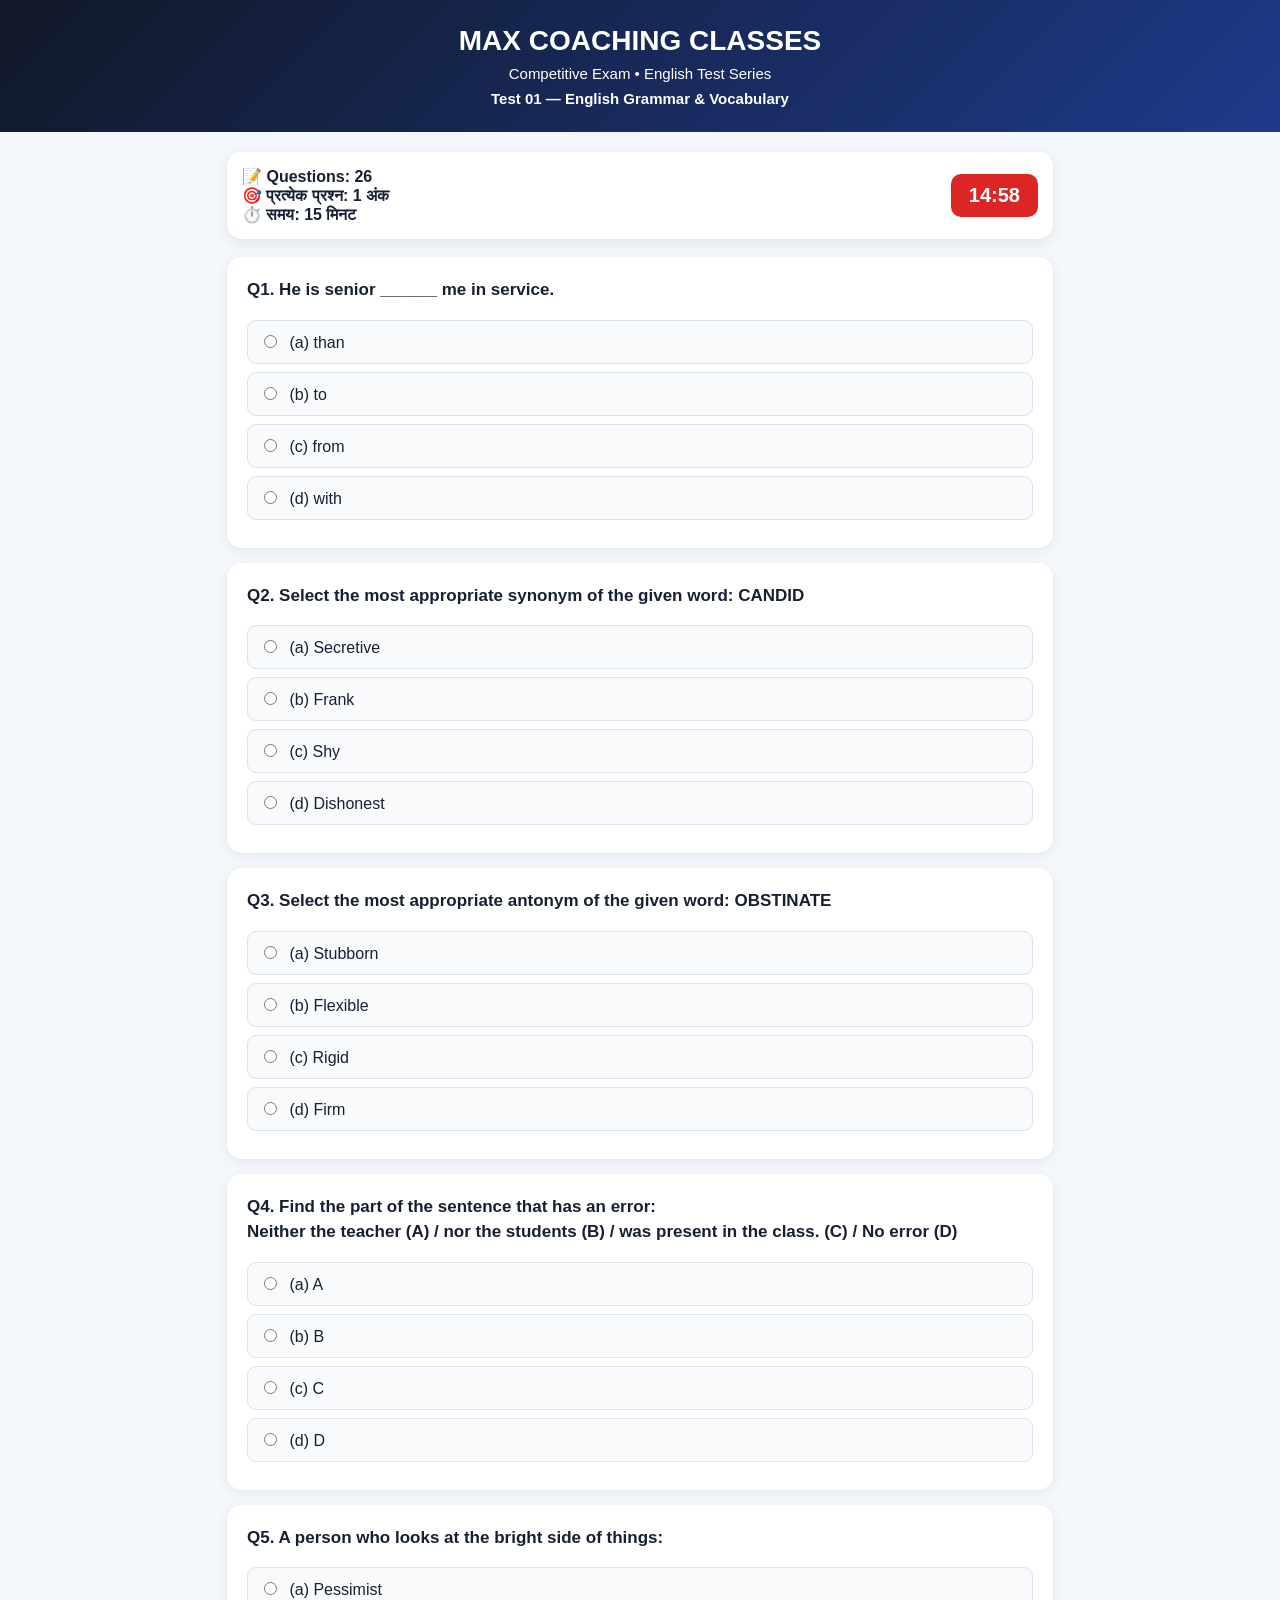
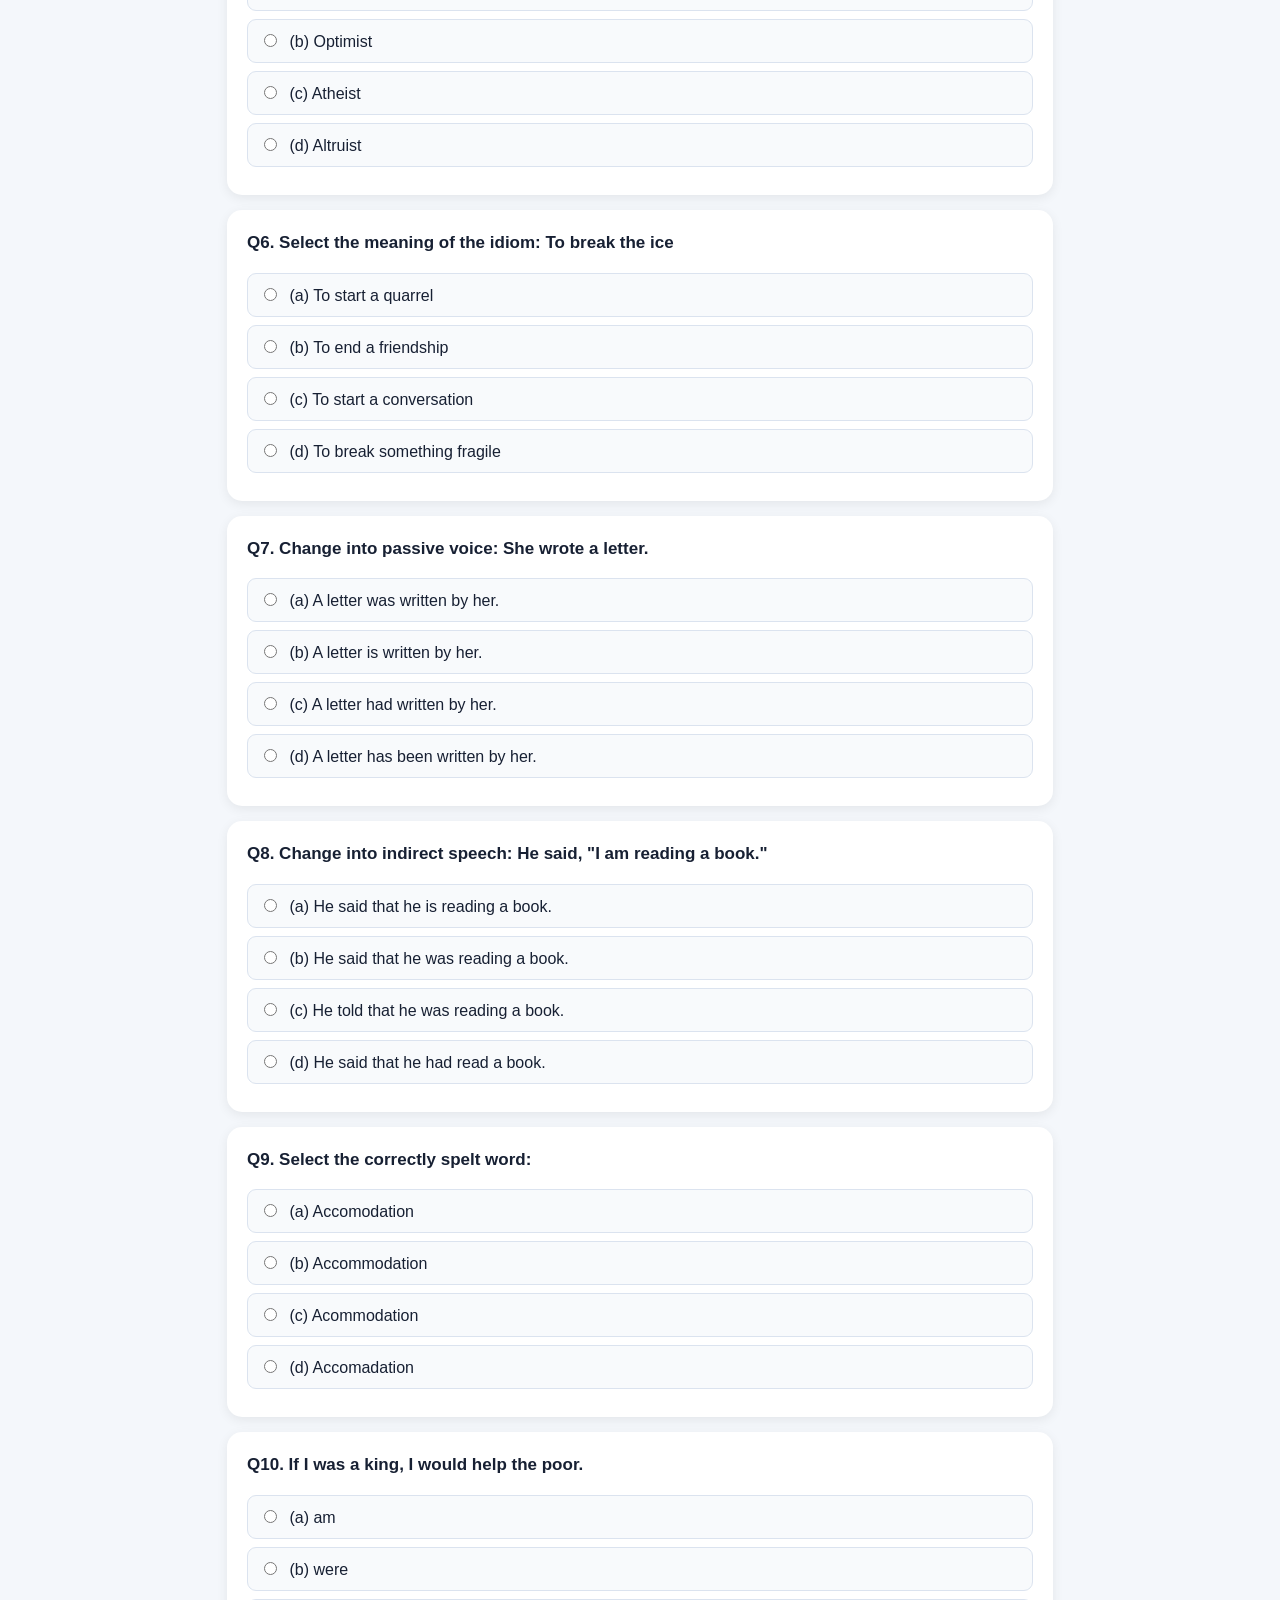
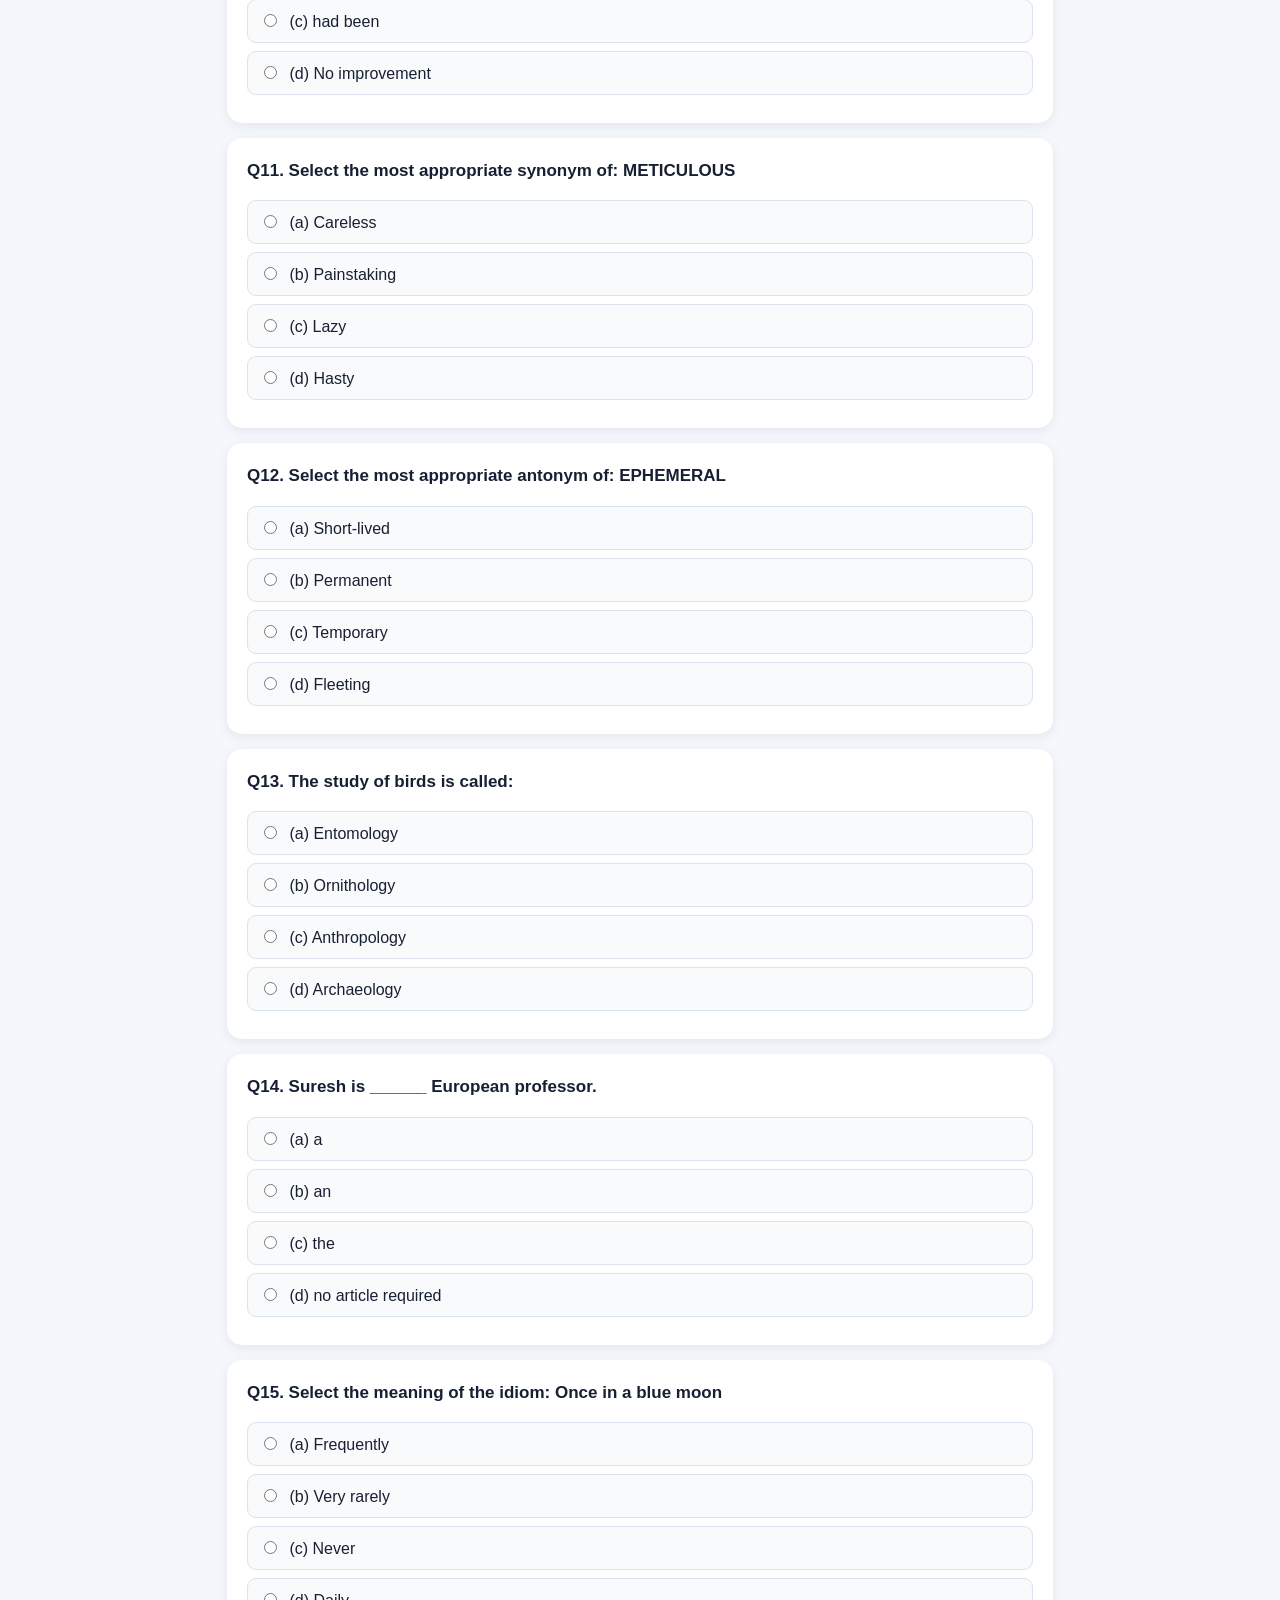
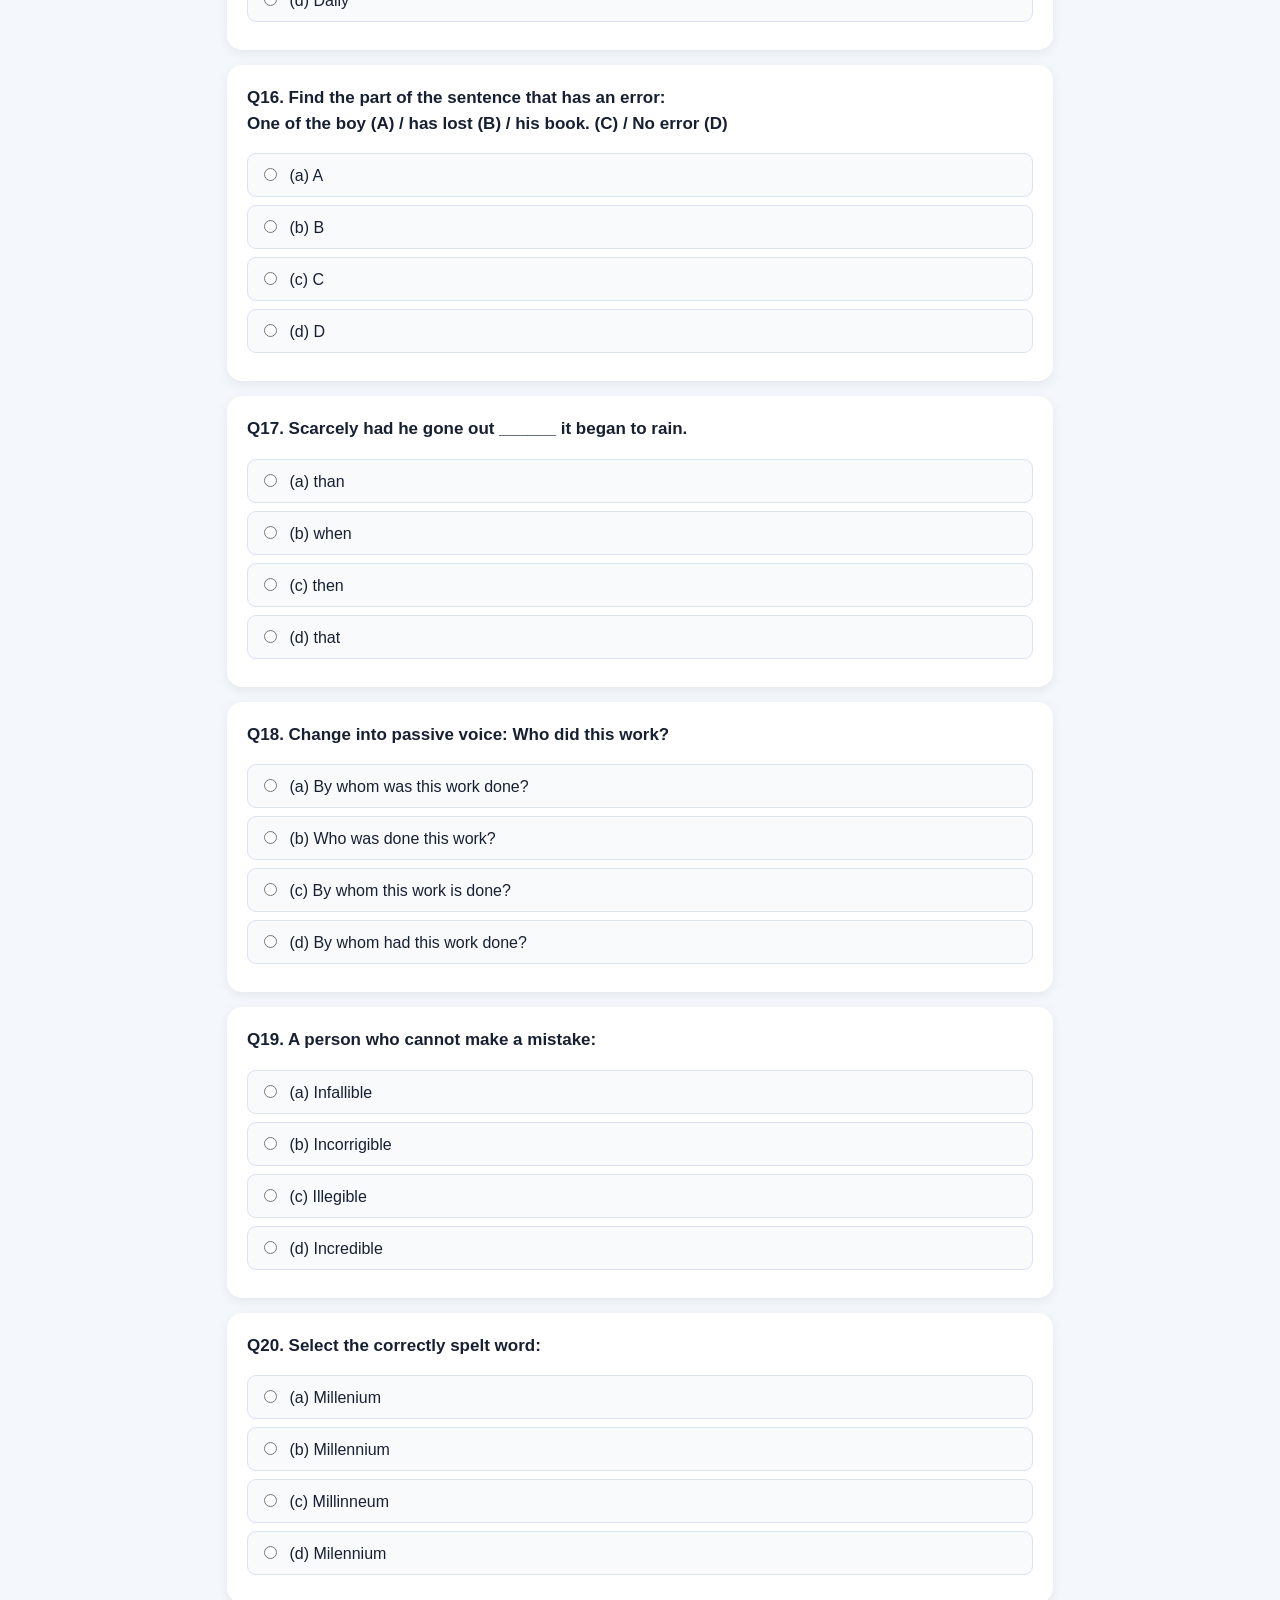
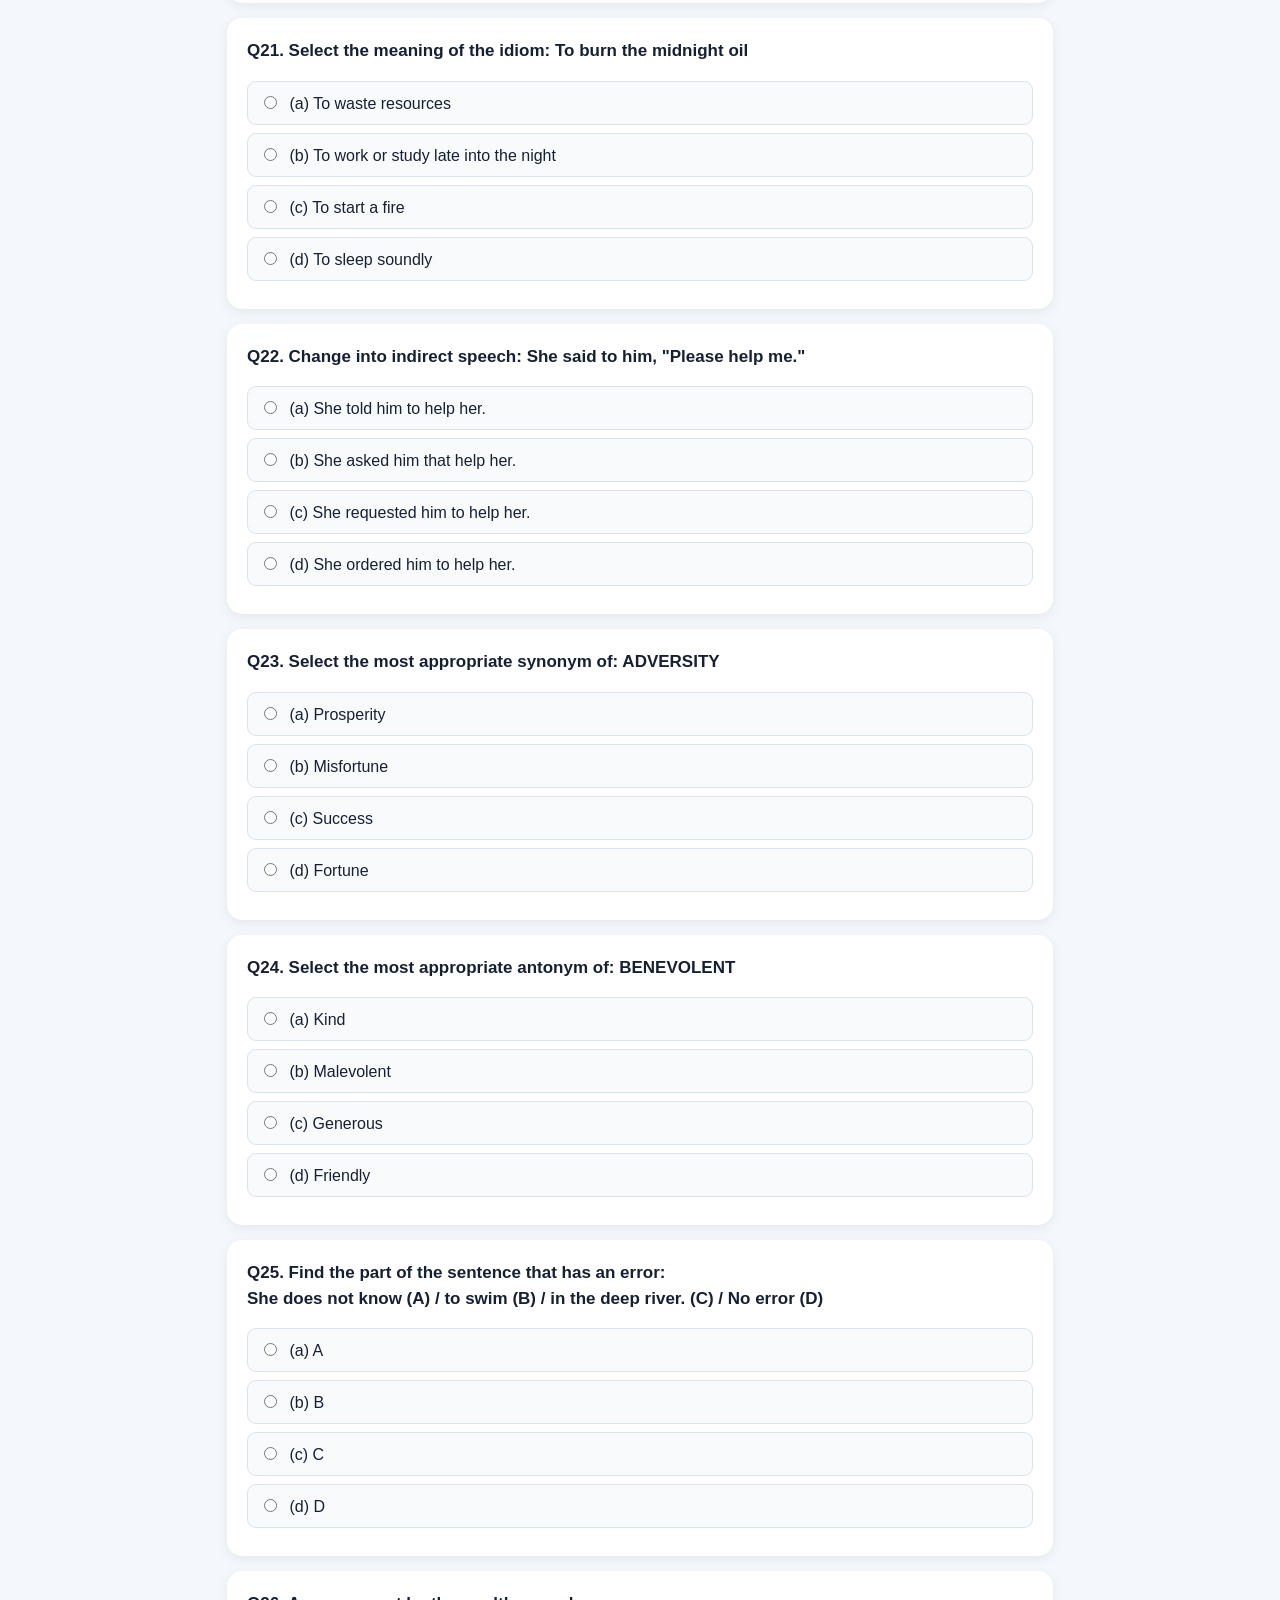
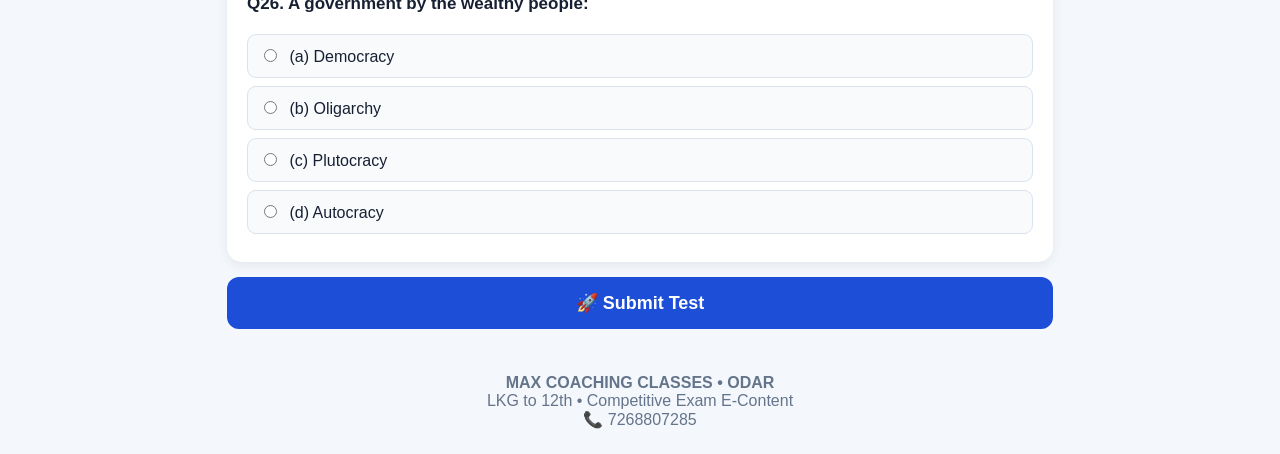
<file: test-english-01.html>
<!DOCTYPE html>
<html lang="hi">
<head>
<meta charset="UTF-8">
<meta name="viewport" content="width=device-width, initial-scale=1.0">

<title>English Test Series 01 | MAX Coaching Classes</title>

<style>
*{
    box-sizing:border-box;
}

body{
    margin:0;
    font-family:Arial, sans-serif;
    background:#f4f7fb;
    color:#172033;
}

header{
    background:linear-gradient(135deg,#111827,#1e3a8a);
    color:white;
    padding:25px 15px;
    text-align:center;
}

header h1{
    margin:0;
    font-size:28px;
}

header p{
    margin:8px 0 0;
    font-size:15px;
}

.container{
    max-width:850px;
    margin:20px auto;
    padding:0 12px;
}

.top-box{
    background:white;
    border-radius:15px;
    padding:15px;
    margin-bottom:18px;
    box-shadow:0 4px 15px rgba(0,0,0,.08);
    display:flex;
    justify-content:space-between;
    align-items:center;
    gap:10px;
    flex-wrap:wrap;
}

.timer{
    background:#dc2626;
    color:white;
    padding:10px 18px;
    border-radius:10px;
    font-size:20px;
    font-weight:bold;
}

.info{
    font-weight:bold;
}

.question{
    background:white;
    padding:20px;
    margin-bottom:15px;
    border-radius:15px;
    box-shadow:0 3px 12px rgba(0,0,0,.07);
}

.question h3{
    margin-top:0;
    font-size:17px;
    line-height:1.5;
}

.option{
    display:block;
    background:#f8fafc;
    border:1px solid #dbe3ef;
    padding:11px;
    margin:8px 0;
    border-radius:9px;
    cursor:pointer;
    transition:.2s;
}

.option:hover{
    background:#eef4ff;
}

.option input{
    margin-right:8px;
}

button{
    width:100%;
    border:none;
    padding:15px;
    border-radius:12px;
    background:#1d4ed8;
    color:white;
    font-size:18px;
    font-weight:bold;
    cursor:pointer;
}

button:hover{
    background:#1e40af;
}

#result{
    display:none;
    background:white;
    margin-top:20px;
    padding:25px;
    border-radius:15px;
    text-align:center;
    box-shadow:0 4px 15px rgba(0,0,0,.1);
}

.score{
    font-size:30px;
    font-weight:bold;
    color:#1d4ed8;
}

.correct{
    color:#15803d;
    font-weight:bold;
}

.wrong{
    color:#dc2626;
    font-weight:bold;
}

footer{
    text-align:center;
    padding:25px 10px;
    color:#64748b;
}

@media(max-width:600px){
    header h1{
        font-size:23px;
    }

    .question{
        padding:15px;
    }

    .question h3{
        font-size:16px;
    }
}
</style>
</head>

<body>

<header>
    <h1>MAX COACHING CLASSES</h1>
    <p>Competitive Exam • English Test Series</p>
    <p><b>Test 01 — English Grammar & Vocabulary</b></p>
</header>

<div class="container">

<div class="top-box">
    <div class="info">
        📝 Questions: 26<br>
        🎯 प्रत्येक प्रश्न: 1 अंक<br>
        ⏱️ समय: 15 मिनट
    </div>

    <div class="timer" id="timer">
        15:00
    </div>
</div>

<form id="quizForm">

<!-- Q1 -->
<div class="question">
<h3>Q1. He is senior ______ me in service.</h3>

<label class="option"><input type="radio" name="q1" value="a"> (a) than</label>
<label class="option"><input type="radio" name="q1" value="b"> (b) to</label>
<label class="option"><input type="radio" name="q1" value="c"> (c) from</label>
<label class="option"><input type="radio" name="q1" value="d"> (d) with</label>
</div>

<!-- Q2 -->
<div class="question">
<h3>Q2. Select the most appropriate synonym of the given word: <b>CANDID</b></h3>

<label class="option"><input type="radio" name="q2" value="a"> (a) Secretive</label>
<label class="option"><input type="radio" name="q2" value="b"> (b) Frank</label>
<label class="option"><input type="radio" name="q2" value="c"> (c) Shy</label>
<label class="option"><input type="radio" name="q2" value="d"> (d) Dishonest</label>
</div>

<!-- Q3 -->
<div class="question">
<h3>Q3. Select the most appropriate antonym of the given word: <b>OBSTINATE</b></h3>

<label class="option"><input type="radio" name="q3" value="a"> (a) Stubborn</label>
<label class="option"><input type="radio" name="q3" value="b"> (b) Flexible</label>
<label class="option"><input type="radio" name="q3" value="c"> (c) Rigid</label>
<label class="option"><input type="radio" name="q3" value="d"> (d) Firm</label>
</div>

<!-- Q4 -->
<div class="question">
<h3>Q4. Find the part of the sentence that has an error:<br>
Neither the teacher (A) / nor the students (B) / was present in the class. (C) / No error (D)</h3>

<label class="option"><input type="radio" name="q4" value="a"> (a) A</label>
<label class="option"><input type="radio" name="q4" value="b"> (b) B</label>
<label class="option"><input type="radio" name="q4" value="c"> (c) C</label>
<label class="option"><input type="radio" name="q4" value="d"> (d) D</label>
</div>

<!-- Q5 -->
<div class="question">
<h3>Q5. A person who looks at the bright side of things:</h3>

<label class="option"><input type="radio" name="q5" value="a"> (a) Pessimist</label>
<label class="option"><input type="radio" name="q5" value="b"> (b) Optimist</label>
<label class="option"><input type="radio" name="q5" value="c"> (c) Atheist</label>
<label class="option"><input type="radio" name="q5" value="d"> (d) Altruist</label>
</div>

<!-- Q6 -->
<div class="question">
<h3>Q6. Select the meaning of the idiom: <b>To break the ice</b></h3>

<label class="option"><input type="radio" name="q6" value="a"> (a) To start a quarrel</label>
<label class="option"><input type="radio" name="q6" value="b"> (b) To end a friendship</label>
<label class="option"><input type="radio" name="q6" value="c"> (c) To start a conversation</label>
<label class="option"><input type="radio" name="q6" value="d"> (d) To break something fragile</label>
</div>

<!-- Q7 -->
<div class="question">
<h3>Q7. Change into passive voice: <b>She wrote a letter.</b></h3>

<label class="option"><input type="radio" name="q7" value="a"> (a) A letter was written by her.</label>
<label class="option"><input type="radio" name="q7" value="b"> (b) A letter is written by her.</label>
<label class="option"><input type="radio" name="q7" value="c"> (c) A letter had written by her.</label>
<label class="option"><input type="radio" name="q7" value="d"> (d) A letter has been written by her.</label>
</div>

<!-- Q8 -->
<div class="question">
<h3>Q8. Change into indirect speech: <b>He said, "I am reading a book."</b></h3>

<label class="option"><input type="radio" name="q8" value="a"> (a) He said that he is reading a book.</label>
<label class="option"><input type="radio" name="q8" value="b"> (b) He said that he was reading a book.</label>
<label class="option"><input type="radio" name="q8" value="c"> (c) He told that he was reading a book.</label>
<label class="option"><input type="radio" name="q8" value="d"> (d) He said that he had read a book.</label>
</div>

<!-- Q9 -->
<div class="question">
<h3>Q9. Select the correctly spelt word:</h3>

<label class="option"><input type="radio" name="q9" value="a"> (a) Accomodation</label>
<label class="option"><input type="radio" name="q9" value="b"> (b) Accommodation</label>
<label class="option"><input type="radio" name="q9" value="c"> (c) Acommodation</label>
<label class="option"><input type="radio" name="q9" value="d"> (d) Accomadation</label>
</div>

<!-- Q10 -->
<div class="question">
<h3>Q10. If I <b>was</b> a king, I would help the poor.</h3>

<label class="option"><input type="radio" name="q10" value="a"> (a) am</label>
<label class="option"><input type="radio" name="q10" value="b"> (b) were</label>
<label class="option"><input type="radio" name="q10" value="c"> (c) had been</label>
<label class="option"><input type="radio" name="q10" value="d"> (d) No improvement</label>
</div>

<!-- Q11 -->
<div class="question">
<h3>Q11. Select the most appropriate synonym of: <b>METICULOUS</b></h3>

<label class="option"><input type="radio" name="q11" value="a"> (a) Careless</label>
<label class="option"><input type="radio" name="q11" value="b"> (b) Painstaking</label>
<label class="option"><input type="radio" name="q11" value="c"> (c) Lazy</label>
<label class="option"><input type="radio" name="q11" value="d"> (d) Hasty</label>
</div>

<!-- Q12 -->
<div class="question">
<h3>Q12. Select the most appropriate antonym of: <b>EPHEMERAL</b></h3>

<label class="option"><input type="radio" name="q12" value="a"> (a) Short-lived</label>
<label class="option"><input type="radio" name="q12" value="b"> (b) Permanent</label>
<label class="option"><input type="radio" name="q12" value="c"> (c) Temporary</label>
<label class="option"><input type="radio" name="q12" value="d"> (d) Fleeting</label>
</div>

<!-- Q13 -->
<div class="question">
<h3>Q13. The study of birds is called:</h3>

<label class="option"><input type="radio" name="q13" value="a"> (a) Entomology</label>
<label class="option"><input type="radio" name="q13" value="b"> (b) Ornithology</label>
<label class="option"><input type="radio" name="q13" value="c"> (c) Anthropology</label>
<label class="option"><input type="radio" name="q13" value="d"> (d) Archaeology</label>
</div>

<!-- Q14 -->
<div class="question">
<h3>Q14. Suresh is ______ European professor.</h3>

<label class="option"><input type="radio" name="q14" value="a"> (a) a</label>
<label class="option"><input type="radio" name="q14" value="b"> (b) an</label>
<label class="option"><input type="radio" name="q14" value="c"> (c) the</label>
<label class="option"><input type="radio" name="q14" value="d"> (d) no article required</label>
</div>

<!-- Q15 -->
<div class="question">
<h3>Q15. Select the meaning of the idiom: <b>Once in a blue moon</b></h3>

<label class="option"><input type="radio" name="q15" value="a"> (a) Frequently</label>
<label class="option"><input type="radio" name="q15" value="b"> (b) Very rarely</label>
<label class="option"><input type="radio" name="q15" value="c"> (c) Never</label>
<label class="option"><input type="radio" name="q15" value="d"> (d) Daily</label>
</div>

<!-- Q16 -->
<div class="question">
<h3>Q16. Find the part of the sentence that has an error:<br>
One of the boy (A) / has lost (B) / his book. (C) / No error (D)</h3>

<label class="option"><input type="radio" name="q16" value="a"> (a) A</label>
<label class="option"><input type="radio" name="q16" value="b"> (b) B</label>
<label class="option"><input type="radio" name="q16" value="c"> (c) C</label>
<label class="option"><input type="radio" name="q16" value="d"> (d) D</label>
</div>

<!-- Q17 -->
<div class="question">
<h3>Q17. Scarcely had he gone out ______ it began to rain.</h3>

<label class="option"><input type="radio" name="q17" value="a"> (a) than</label>
<label class="option"><input type="radio" name="q17" value="b"> (b) when</label>
<label class="option"><input type="radio" name="q17" value="c"> (c) then</label>
<label class="option"><input type="radio" name="q17" value="d"> (d) that</label>
</div>

<!-- Q18 -->
<div class="question">
<h3>Q18. Change into passive voice: <b>Who did this work?</b></h3>

<label class="option"><input type="radio" name="q18" value="a"> (a) By whom was this work done?</label>
<label class="option"><input type="radio" name="q18" value="b"> (b) Who was done this work?</label>
<label class="option"><input type="radio" name="q18" value="c"> (c) By whom this work is done?</label>
<label class="option"><input type="radio" name="q18" value="d"> (d) By whom had this work done?</label>
</div>

<!-- Q19 -->
<div class="question">
<h3>Q19. A person who cannot make a mistake:</h3>

<label class="option"><input type="radio" name="q19" value="a"> (a) Infallible</label>
<label class="option"><input type="radio" name="q19" value="b"> (b) Incorrigible</label>
<label class="option"><input type="radio" name="q19" value="c"> (c) Illegible</label>
<label class="option"><input type="radio" name="q19" value="d"> (d) Incredible</label>
</div>

<!-- Q20 -->
<div class="question">
<h3>Q20. Select the correctly spelt word:</h3>

<label class="option"><input type="radio" name="q20" value="a"> (a) Millenium</label>
<label class="option"><input type="radio" name="q20" value="b"> (b) Millennium</label>
<label class="option"><input type="radio" name="q20" value="c"> (c) Millinneum</label>
<label class="option"><input type="radio" name="q20" value="d"> (d) Milennium</label>
</div>

<!-- Q21 -->
<div class="question">
<h3>Q21. Select the meaning of the idiom: <b>To burn the midnight oil</b></h3>

<label class="option"><input type="radio" name="q21" value="a"> (a) To waste resources</label>
<label class="option"><input type="radio" name="q21" value="b"> (b) To work or study late into the night</label>
<label class="option"><input type="radio" name="q21" value="c"> (c) To start a fire</label>
<label class="option"><input type="radio" name="q21" value="d"> (d) To sleep soundly</label>
</div>

<!-- Q22 -->
<div class="question">
<h3>Q22. Change into indirect speech: <b>She said to him, "Please help me."</b></h3>

<label class="option"><input type="radio" name="q22" value="a"> (a) She told him to help her.</label>
<label class="option"><input type="radio" name="q22" value="b"> (b) She asked him that help her.</label>
<label class="option"><input type="radio" name="q22" value="c"> (c) She requested him to help her.</label>
<label class="option"><input type="radio" name="q22" value="d"> (d) She ordered him to help her.</label>
</div>

<!-- Q23 -->
<div class="question">
<h3>Q23. Select the most appropriate synonym of: <b>ADVERSITY</b></h3>

<label class="option"><input type="radio" name="q23" value="a"> (a) Prosperity</label>
<label class="option"><input type="radio" name="q23" value="b"> (b) Misfortune</label>
<label class="option"><input type="radio" name="q23" value="c"> (c) Success</label>
<label class="option"><input type="radio" name="q23" value="d"> (d) Fortune</label>
</div>

<!-- Q24 -->
<div class="question">
<h3>Q24. Select the most appropriate antonym of: <b>BENEVOLENT</b></h3>

<label class="option"><input type="radio" name="q24" value="a"> (a) Kind</label>
<label class="option"><input type="radio" name="q24" value="b"> (b) Malevolent</label>
<label class="option"><input type="radio" name="q24" value="c"> (c) Generous</label>
<label class="option"><input type="radio" name="q24" value="d"> (d) Friendly</label>
</div>

<!-- Q25 -->
<div class="question">
<h3>Q25. Find the part of the sentence that has an error:<br>
She does not know (A) / to swim (B) / in the deep river. (C) / No error (D)</h3>

<label class="option"><input type="radio" name="q25" value="a"> (a) A</label>
<label class="option"><input type="radio" name="q25" value="b"> (b) B</label>
<label class="option"><input type="radio" name="q25" value="c"> (c) C</label>
<label class="option"><input type="radio" name="q25" value="d"> (d) D</label>
</div>

<!-- Q26 -->
<div class="question">
<h3>Q26. A government by the wealthy people:</h3>

<label class="option"><input type="radio" name="q26" value="a"> (a) Democracy</label>
<label class="option"><input type="radio" name="q26" value="b"> (b) Oligarchy</label>
<label class="option"><input type="radio" name="q26" value="c"> (c) Plutocracy</label>
<label class="option"><input type="radio" name="q26" value="d"> (d) Autocracy</label>
</div>

<button type="button" onclick="submitTest()">🚀 Submit Test</button>

</form>

<div id="result">
    <h2>🎉 Test Result</h2>
    <div class="score" id="score"></div>
    <p id="attempted"></p>
    <p id="message"></p>
</div>

</div>

<footer>
    <b>MAX COACHING CLASSES • ODAR</b><br>
    LKG to 12th • Competitive Exam E-Content<br>
    📞 7268807285
</footer>

<script>

const answers = {
    q1:"b",
    q2:"b",
    q3:"b",
    q4:"c",
    q5:"b",
    q6:"c",
    q7:"a",
    q8:"b",
    q9:"b",
    q10:"b",
    q11:"b",
    q12:"b",
    q13:"b",
    q14:"a",
    q15:"b",
    q16:"a",
    q17:"b",
    q18:"a",
    q19:"a",
    q20:"b",
    q21:"b",
    q22:"c",
    q23:"b",
    q24:"b",
    q25:"b",
    q26:"c"
};

let timeLeft = 15 * 60;
let submitted = false;

const timer = setInterval(function(){

    if(timeLeft <= 0){
        clearInterval(timer);
        submitTest();
        return;
    }

    timeLeft--;

    let minutes = Math.floor(timeLeft / 60);
    let seconds = timeLeft % 60;

    document.getElementById("timer").textContent =
        String(minutes).padStart(2,"0") + ":" +
        String(seconds).padStart(2,"0");

},1000);


function submitTest(){

    if(submitted) return;

    submitted = true;
    clearInterval(timer);

    let score = 0;
    let attempted = 0;

    for(let i=1; i<=26; i++){

        let selected = document.querySelector(
            'input[name="q'+i+'"]:checked'
        );

        if(selected){
            attempted++;

            if(selected.value === answers["q"+i]){
                score++;
            }
        }
    }

    document.getElementById("score").textContent =
        score + " / 26";

    document.getElementById("attempted").textContent =
        "Attempted: " + attempted + " / 26";

    let percentage = Math.round((score/26)*100);

    let message = "";

    if(percentage >= 80){
        message = "🏆 Excellent! बहुत शानदार प्रदर्शन!";
    }
    else if(percentage >= 60){
        message = "👏 Very Good! थोड़ा और अभ्यास करें।";
    }
    else if(percentage >= 40){
        message = "👍 Good Attempt! और अभ्यास की जरूरत है।";
    }
    else{
        message = "📚 अधिक अभ्यास करें और फिर से Test दें।";
    }

    document.getElementById("message").textContent =
        message + " आपकी Percentage: " + percentage + "%";

    document.getElementById("result").style.display = "block";

    window.scrollTo({
        top:document.body.scrollHeight,
        behavior:"smooth"
    });

    document.querySelectorAll("input").forEach(function(input){
        input.disabled = true;
    });
}

</script>

</body>
                        </html>
</file>
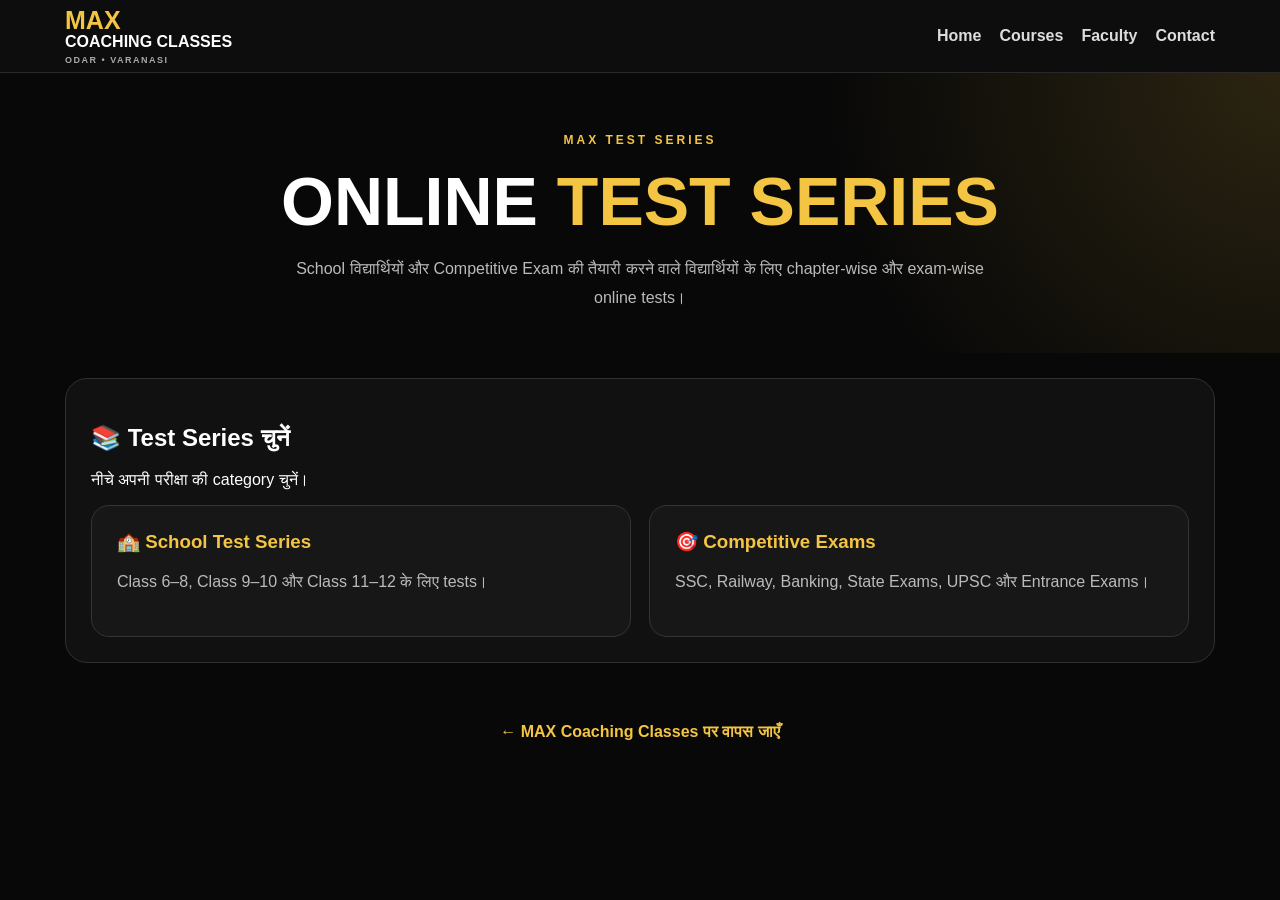
<file: test-series.html>
<!DOCTYPE html>
<html lang="hi">
<head>
<meta charset="UTF-8">
<meta name="viewport" content="width=device-width, initial-scale=1.0">

<title>Test Series | MAX Coaching Classes</title>

<style>
*{box-sizing:border-box}

html{scroll-behavior:smooth}

body{
margin:0;
font-family:Arial,"Noto Sans Devanagari",sans-serif;
background:#080808;
color:#fff;
}

button{font-family:inherit}

.container{
width:min(1150px,92%);
margin:auto;
}

.header{
position:sticky;
top:0;
z-index:1000;
background:#0d0d0d;
border-bottom:1px solid #292929;
}

.nav{
min-height:72px;
display:flex;
align-items:center;
justify-content:space-between;
gap:20px;
}

.brand{
color:#fff;
text-decoration:none;
display:flex;
flex-direction:column;
font-weight:800;
}

.brand-max{
color:#f4c542;
font-size:25px;
line-height:1;
}

.brand small{
color:#aaa;
font-size:9px;
letter-spacing:1.5px;
margin-top:4px;
}

.nav-links{
display:flex;
gap:18px;
}

.nav-links a{
color:#ddd;
text-decoration:none;
font-weight:600;
}

.nav-links a:hover{
color:#f4c542;
}

/* HERO */

.hero{
text-align:center;
padding:60px 15px 40px;
background:
radial-gradient(circle at top right,rgba(244,197,66,.15),transparent 35%),
#080808;
}

.label{
color:#f4c542;
letter-spacing:3px;
font-size:12px;
font-weight:800;
}

.hero h1{
font-size:clamp(38px,7vw,68px);
margin:15px 0;
}

.hero h1 span{
color:#f4c542;
}

.hero p{
max-width:720px;
margin:auto;
color:#bbb;
line-height:1.8;
}

/* PANELS */

.home-panel,
.exam-panel,
.language-panel,
.test-panel{
margin:25px 0;
padding:25px;
background:#111;
border:1px solid #303030;
border-radius:22px;
}

.exam-panel,
.language-panel,
.test-panel{
display:none;
}

.exam-panel.active,
.language-panel.active,
.test-panel.active{
display:block;
}

/* CATEGORY */

.category-grid{
display:grid;
grid-template-columns:repeat(2,1fr);
gap:18px;
}

.category-card{
padding:25px;
background:#171717;
border:1px solid #353535;
border-radius:18px;
cursor:pointer;
transition:.2s;
}

.category-card:hover{
transform:translateY(-4px);
border-color:#f4c542;
}

.category-card h3{
margin:0 0 8px;
color:#f4c542;
}

.category-card p{
color:#bbb;
line-height:1.6;
}

/* EXAM */

.exam-grid{
display:grid;
grid-template-columns:repeat(auto-fit,minmax(180px,1fr));
gap:12px;
}

.exam-btn{
padding:17px;
border:1px solid #444;
border-radius:13px;
background:#191919;
color:#fff;
cursor:pointer;
font-weight:700;
}

.exam-btn:hover{
border-color:#f4c542;
color:#f4c542;
}

/* LANGUAGE */

.language-buttons{
display:flex;
gap:12px;
flex-wrap:wrap;
}

.lang-btn{
padding:13px 22px;
border-radius:10px;
border:1px solid #555;
background:#191919;
color:#fff;
cursor:pointer;
font-weight:700;
}

.lang-btn.active{
background:#f4c542;
color:#111;
border-color:#f4c542;
}

/* TEST LIST */

.test-grid{
display:grid;
grid-template-columns:repeat(auto-fit,minmax(230px,1fr));
gap:15px;
}

.test-card{
background:#181818;
border:1px solid #393939;
padding:20px;
border-radius:15px;
}

.test-card h3{
margin-top:0;
line-height:1.5;
}

.test-card p{
color:#aaa;
}

.start-btn{
width:100%;
border:0;
padding:13px;
border-radius:9px;
background:#f4c542;
color:#111;
font-weight:800;
cursor:pointer;
}

.start-btn:hover{
background:#ffd75a;
}

/* TEST SCREEN */

#testScreen{
display:none;
}

.test-header{
position:sticky;
top:72px;
z-index:500;
background:#101010;
border:1px solid #333;
border-radius:15px;
padding:15px;
margin:20px 0;
}

.test-info{
display:flex;
justify-content:space-between;
gap:15px;
flex-wrap:wrap;
}

.timer{
color:#f4c542;
font-size:22px;
font-weight:800;
}

.progress{
height:8px;
background:#292929;
border-radius:20px;
overflow:hidden;
margin-top:12px;
}

.progress-bar{
height:100%;
width:0%;
background:#f4c542;
transition:.2s;
}

/* QUESTION */

.question-box{
background:#111;
border:1px solid #333;
border-radius:20px;
padding:25px;
}

.question-number{
color:#f4c542;
font-weight:800;
}

.question-text{
font-size:21px;
line-height:1.7;
margin:15px 0 22px;
}

.options{
display:grid;
gap:12px;
}

.option{
border:1px solid #3b3b3b;
background:#191919;
color:#fff;
padding:15px;
border-radius:12px;
cursor:pointer;
text-align:left;
transition:.2s;
}

.option:hover{
border-color:#f4c542;
}

.option.selected{
border-color:#f4c542;
background:#2b2410;
}

.navigation{
display:flex;
justify-content:space-between;
gap:12px;
margin-top:20px;
flex-wrap:wrap;
}

.nav-btn{
padding:13px 22px;
border:1px solid #555;
background:#191919;
color:#fff;
border-radius:10px;
cursor:pointer;
font-weight:700;
}

.nav-btn:hover{
border-color:#f4c542;
}

.submit-btn{
padding:13px 22px;
border:0;
background:#f4c542;
color:#111;
border-radius:10px;
cursor:pointer;
font-weight:800;
}

/* NAVIGATOR */

.navigator{
margin-top:20px;
padding:18px;
background:#111;
border:1px solid #333;
border-radius:18px;
}

.question-buttons{
display:flex;
flex-wrap:wrap;
gap:8px;
margin-top:12px;
}

.q-btn{
width:40px;
height:40px;
border-radius:8px;
border:1px solid #444;
background:#191919;
color:#fff;
cursor:pointer;
}

.q-btn.answered{
background:#183b20;
border-color:#3ca854;
}

.q-btn.current{
outline:2px solid #f4c542;
}

/* RESULT */

#resultScreen{
display:none;
}

.result-box{
margin:30px 0;
padding:30px;
border-radius:22px;
background:#111;
border:1px solid #333;
text-align:center;
}

.score{
font-size:50px;
color:#f4c542;
font-weight:800;
}

.result-stats{
display:grid;
grid-template-columns:repeat(3,1fr);
gap:12px;
margin:25px 0;
}

.stat{
background:#191919;
padding:18px;
border-radius:12px;
}

.stat strong{
display:block;
font-size:25px;
color:#f4c542;
}

.review{
text-align:left;
margin-top:25px;
}

.review-item{
padding:18px;
margin:12px 0;
border-radius:13px;
border:1px solid #333;
background:#171717;
}

.review-item.correct{
border-left:5px solid #39b54a;
}

.review-item.wrong{
border-left:5px solid #e74c3c;
}

.review-item.unattempted{
border-left:5px solid #777;
}

.correct-text{
color:#4bd463;
}

.wrong-text{
color:#ff6257;
}

.back-home{
text-align:center;
padding:35px 0;
}

.back-home a{
color:#f4c542;
text-decoration:none;
font-weight:800;
}

/* MOBILE */

@media(max-width:700px){

.nav{
flex-direction:column;
padding:12px 0;
}

.nav-links{
display:none;
}

.category-grid{
grid-template-columns:1fr;
}

.hero{
padding-top:45px;
}

.question-text{
font-size:18px;
}

.result-stats{
grid-template-columns:1fr;
}

.test-header{
top:0;
}

}
</style>
</head>

<body>

<header class="header">
<div class="container nav">

<a href="index.html" class="brand">
<span class="brand-max">MAX</span>
<span>COACHING CLASSES</span>
<small>ODAR • VARANASI</small>
</a>

<nav class="nav-links">
<a href="index.html">Home</a>
<a href="index.html#courses">Courses</a>
<a href="index.html#faculty">Faculty</a>
<a href="index.html#contact">Contact</a>
</nav>

</div>
</header>

<main>

<section class="hero">
<div class="container">

<div class="label">MAX TEST SERIES</div>

<h1>
ONLINE <span>TEST SERIES</span>
</h1>

<p>
School विद्यार्थियों और Competitive Exam की तैयारी करने वाले
विद्यार्थियों के लिए chapter-wise और exam-wise online tests।
</p>

</div>
</section>

<div class="container">

<!-- HOME -->

<section id="homePanel" class="home-panel">

<h2>📚 Test Series चुनें</h2>

<p>नीचे अपनी परीक्षा की category चुनें।</p>

<div class="category-grid">

<div class="category-card"
onclick="selectCategory('school')">

<h3>🏫 School Test Series</h3>

<p>
Class 6–8, Class 9–10 और Class 11–12
के लिए tests।
</p>

</div>

<div class="category-card"
onclick="selectCategory('competitive')">

<h3>🎯 Competitive Exams</h3>

<p>
SSC, Railway, Banking, State Exams,
UPSC और Entrance Exams।
</p>

</div>

</div>
</section>


<!-- EXAM -->

<section id="examPanel" class="exam-panel">

<h2 id="examTitle">Exam चुनें</h2>

<div id="examGrid" class="exam-grid"></div>

</section>


<!-- LANGUAGE -->

<section id="languagePanel" class="language-panel">

<h2>🌐 Test Language</h2>

<p>जिस भाषा में test देना है उसे चुनें।</p>

<div class="language-buttons">

<button class="lang-btn active"
onclick="selectLanguage('hi',this)">
🇮🇳 हिंदी
</button>

<button class="lang-btn"
onclick="selectLanguage('en',this)">
🇬🇧 English
</button>

</div>

</section>


<!-- TEST LIST -->

<section id="testPanel" class="test-panel">

<h2>📝 Available Tests</h2>

<div id="testGrid" class="test-grid"></div>

</section>


<!-- TEST SCREEN -->

<section id="testScreen">

<div class="test-header">

<div class="test-info">

<div>
<strong id="testName">Test</strong>
<div id="questionCount">Question 1</div>
</div>

<div>
⏱️ <span class="timer" id="timer">15:00</span>
</div>

</div>

<div class="progress">
<div class="progress-bar" id="progressBar"></div>
</div>

</div>


<div class="question-box">

<div class="question-number" id="questionNumber">
Question 1
</div>

<div class="question-text" id="questionText">
Question
</div>

<div class="options" id="options"></div>

<div class="navigation">

<button class="nav-btn" onclick="previousQuestion()">
← Previous
</button>

<button class="nav-btn" onclick="nextQuestion()">
Next →
</button>

<button class="submit-btn" onclick="submitTest()">
Submit Test
</button>

</div>

</div>


<div class="navigator">

<strong>Question Navigator</strong>

<div class="question-buttons" id="questionButtons"></div>

</div>

</section>


<!-- RESULT -->

<section id="resultScreen">

<div class="result-box">

<div class="label">TEST RESULT</div>

<h2 id="resultTitle">Test Completed</h2>

<div class="score" id="score">0%</div>

<div class="result-stats">

<div class="stat">
<strong id="correctCount">0</strong>
Correct
</div>

<div class="stat">
<strong id="wrongCount">0</strong>
Wrong
</div>

<div class="stat">
<strong id="skipCount">0</strong>
Unattempted
</div>

</div>

<button class="submit-btn" onclick="showReview()">
🔎 Answer Review
</button>

<button class="nav-btn" onclick="retryTest()">
🔄 Retry Test
</button>

<button class="nav-btn" onclick="location.reload()">
🏠 Test Series Home
</button>

<div class="review" id="review"></div>

</div>

</section>


<div class="back-home">
<a href="index.html">
← MAX Coaching Classes पर वापस जाएँ
</a>
</div>

</div>
</main>


<script>

/* =========================================================
   TEST DATA
========================================================= */

const testData = {

school:{

"6-8":{

title:"Class 6–8",

tests:[

{
name:"Maths Practice Test 1",
time:10,
questions:[
{
hi:"20% of 250 कितना है?",
en:"What is 20% of 250?",
options:["25","40","50","60"],
answer:2
},
{
hi:"एक त्रिभुज के कोणों का योग कितना होता है?",
en:"What is the sum of angles of a triangle?",
options:["90°","180°","270°","360°"],
answer:1
},
{
hi:"5 + (-2) = ?",
en:"5 + (-2) = ?",
options:["2","3","7","-3"],
answer:1
},
{
hi:"0.5 किसके बराबर है?",
en:"0.5 is equal to?",
options:["1/2","1/3","2/3","3/4"],
answer:0
},
{
hi:"Rectangle का area क्या है?",
en:"What is the area of a rectangle?",
options:["2(L+B)","L×B","4L","L+B"],
answer:1
}
]
},

{
name:"Maths Practice Test 2 — 26 Questions",
time:30,
questions:[
{hi:"1 + 1 = ?",en:"1 + 1 = ?",options:["1","2","3","4"],answer:1},
{hi:"5 × 6 = ?",en:"5 × 6 = ?",options:["20","25","30","35"],answer:2},
{hi:"100 ÷ 10 = ?",en:"100 ÷ 10 = ?",options:["5","10","20","100"],answer:1},
{hi:"25 का 20% कितना है?",en:"What is 20% of 25?",options:["2","5","10","20"],answer:1},
{hi:"3² का मान क्या है?",en:"What is the value of 3²?",options:["6","8","9","12"],answer:2},
{hi:"√16 का मान क्या है?",en:"What is √16?",options:["2","4","6","8"],answer:1},
{hi:"एक दर्जन में कितनी वस्तुएँ होती हैं?",en:"How many items are in a dozen?",options:["10","12","15","20"],answer:1},
{hi:"1 किलोमीटर में कितने मीटर होते हैं?",en:"How many metres are in 1 kilometre?",options:["100","500","1000","1500"],answer:2},
{hi:"1 घंटे में कितने मिनट होते हैं?",en:"How many minutes are in 1 hour?",options:["30","45","60","90"],answer:2},
{hi:"समकोण कितने डिग्री का होता है?",en:"How many degrees is a right angle?",options:["45°","90°","180°","360°"],answer:1},
{hi:"एक वर्ग की सभी भुजाएँ कैसी होती हैं?",en:"How are the sides of a square?",options:["समान","असमान","दो समान","कोई नहीं"],answer:0},
{hi:"त्रिभुज में कितनी भुजाएँ होती हैं?",en:"How many sides does a triangle have?",options:["2","3","4","5"],answer:1},
{hi:"वर्ग का perimeter का सूत्र क्या है?",en:"What is the formula for the perimeter of a square?",options:["side × side","4 × side","2 × side","side + 2"],answer:1},
{hi:"यदि x + 5 = 10, तो x = ?",en:"If x + 5 = 10, then x = ?",options:["2","3","5","15"],answer:2},
{hi:"2/4 को सरल रूप में क्या लिखेंगे?",en:"What is 2/4 in simplest form?",options:["1/2","1/3","2/3","3/4"],answer:0},
{hi:"0.25 किसके बराबर है?",en:"0.25 is equal to?",options:["1/2","1/4","3/4","1/5"],answer:1},
{hi:"10 का 50% कितना है?",en:"What is 50% of 10?",options:["2","5","10","15"],answer:1},
{hi:"7 + 8 = ?",en:"7 + 8 = ?",options:["13","14","15","16"],answer:2},
{hi:"20 - 7 = ?",en:"20 - 7 = ?",options:["11","12","13","14"],answer:2},
{hi:"9 × 9 = ?",en:"9 × 9 = ?",options:["72","81","90","99"],answer:1},
{hi:"81 का वर्गमूल क्या है?",en:"What is the square root of 81?",options:["7","8","9","10"],answer:2},
{hi:"एक आयत की लंबाई 5 cm और चौड़ाई 3 cm है। क्षेत्रफल कितना होगा?",en:"A rectangle has length 5 cm and width 3 cm. What is its area?",options:["8 cm²","15 cm²","16 cm²","20 cm²"],answer:1},
{hi:"2, 4, 6, 8 के बाद कौन सी संख्या आएगी?",en:"Which number comes after 2, 4, 6, 8?",options:["9","10","11","12"],answer:1},
{hi:"15 और 20 का HCF क्या है?",en:"What is the HCF of 15 and 20?",options:["3","5","10","15"],answer:1},
{hi:"2, 3 और 4 का LCM क्या है?",en:"What is the LCM of 2, 3 and 4?",options:["6","8","12","24"],answer:2},
{hi:"यदि एक वस्तु की कीमत ₹100 है और 10% discount है, तो discount कितना होगा?",en:"If an item costs ₹100 and has a 10% discount, what is the discount?",options:["₹5","₹10","₹15","₹20"],answer:1}
]
},

{
name:"Science Practice Test 1",
time:10,
questions:[
{hi:"जीवन की मूल इकाई क्या है?",en:"What is the basic unit of life?",options:["Tissue","Organ","Cell","Blood"],answer:2},
{hi:"Oxygen का symbol क्या है?",en:"What is the symbol of Oxygen?",options:["O","Ox","Og","O2"],answer:0},
{hi:"बल की SI unit क्या है?",en:"What is the SI unit of force?",options:["Joule","Newton","Watt","Pascal"],answer:1},
{hi:"ध्वनि किससे उत्पन्न होती है?",en:"Sound is produced by?",options:["Light","Vibration","Heat","Pressure"],answer:1},
{hi:"मानव शरीर में रक्त पंप करने वाला अंग कौन सा है?",en:"Which organ pumps blood in the human body?",options:["Lungs","Brain","Heart","Kidney"],answer:2}
]
}

]

},

"9-10":{

title:"Class 9–10",

tests:[

{
name:"Mathematics Practice Test 1",
time:15,
questions:[
{hi:"√5 का वर्ग क्या होगा?",en:"What is the square of √5?",options:["5","10","25","√25"],answer:0},
{hi:"2x = 10 में x का मान क्या है?",en:"What is the value of x in 2x = 10?",options:["2","5","8","10"],answer:1},
{hi:"त्रिभुज के तीनों कोणों का योग?",en:"Sum of angles of a triangle?",options:["90°","180°","270°","360°"],answer:1},
{hi:"(a+b)² का विस्तार क्या है?",en:"Expansion of (a+b)²?",options:["a²+b²","a²+2ab+b²","a²-ab+b²","2a+2b"],answer:1},
{hi:"यदि x=3, तो x² कितना होगा?",en:"If x=3, what is x²?",options:["6","9","12","15"],answer:1}
]
}

]

},

"11-12":{

title:"Class 11–12",

tests:[

{
name:"General Practice Test 1",
time:15,
questions:[
{hi:"यदि x=2, तो x³ कितना है?",en:"If x=2, what is x³?",options:["4","6","8","10"],answer:2},
{hi:"गति की SI unit क्या है?",en:"What is the SI unit of speed?",options:["m/s","kg","N","J"],answer:0},
{hi:"जल का chemical formula क्या है?",en:"What is the chemical formula of water?",options:["CO2","H2O","O2","NaCl"],answer:1},
{hi:"मानव शरीर का सबसे बड़ा अंग?",en:"Largest organ of the human body?",options:["Heart","Skin","Liver","Brain"],answer:1},
{hi:"2 + 3 × 4 का मान?",en:"Value of 2 + 3 × 4?",options:["20","14","24","9"],answer:1}
]
}

]

}

},


/* =========================================================
   COMPETITIVE
========================================================= */

competitive:{

"SSC":{

title:"SSC",

tests:[
{
name:"SSC English Practice Test — 26 Questions",
time:30,

questions:[

{
hi:"He is senior ______ me in service.",
en:"He is senior ______ me in service.",
options:["than","to","from","with"],
answer:1
},

{
hi:"Select the most appropriate synonym of the given word: CANDID",
en:"Select the most appropriate synonym of the given word: CANDID",
options:["Secretive","Frank","Shy","Dishonest"],
answer:1
},

{
hi:"Select the most appropriate antonym of the given word: OBSTINATE",
en:"Select the most appropriate antonym of the given word: OBSTINATE",
options:["Stubborn","Flexible","Rigid","Firm"],
answer:1
},

{
hi:"Neither the teacher (A) / nor the students (B) / was present in the class. (C) / No error (D)",
en:"Find the part of the sentence that has an error: Neither the teacher / nor the students / was present in the class. / No error",
options:["A","B","C","D"],
answer:2
},

{
hi:"A person who looks at the bright side of things:",
en:"A person who looks at the bright side of things:",
options:["Pessimist","Optimist","Atheist","Altruist"],
answer:1
},

{
hi:"Select the meaning of the idiom: To break the ice",
en:"Select the meaning of the idiom: To break the ice",
options:[
"To start a quarrel",
"To end a friendship",
"To start a conversation",
"To break something fragile"
],
answer:2
},

{
hi:"Change into passive voice: She wrote a letter.",
en:"Change into passive voice: She wrote a letter.",
options:[
"A letter was written by her.",
"A letter is written by her.",
"A letter had written by her.",
"A letter has been written by her."
],
answer:0
},

{
hi:'Change into indirect speech: He said, "I am reading a book."',
en:'Change into indirect speech: He said, "I am reading a book."',
options:[
"He said that he is reading a book.",
"He said that he was reading a book.",
"He told that he was reading a book.",
"He said that he had read a book."
],
answer:1
},

{
hi:"Select the correctly spelt word:",
en:"Select the correctly spelt word:",
options:[
"Accomodation",
"Accommodation",
"Acommodation",
"Accomadation"
],
answer:1
},

{
hi:"If I was a king, I would help the poor.",
en:"If I was a king, I would help the poor.",
options:["am","were","had been","No improvement"],
answer:1
},

{
hi:"Select the most appropriate synonym of the given word: METICULOUS",
en:"Select the most appropriate synonym of the given word: METICULOUS",
options:["Careless","Painstaking","Lazy","Hasty"],
answer:1
},

{
hi:"Select the most appropriate antonym of the given word: EPHEMERAL",
en:"Select the most appropriate antonym of the given word: EPHEMERAL",
options:["Short-lived","Permanent","Temporary","Fleeting"],
answer:1
},

{
hi:"The study of birds is called:",
en:"The study of birds is called:",
options:["Entomology","Ornithology","Anthropology","Archaeology"],
answer:1
},

{
hi:"Suresh is ______ European professor.",
en:"Suresh is ______ European professor.",
options:["a","an","the","no article required"],
answer:0
},

{
hi:"Select the meaning of the idiom: Once in a blue moon",
en:"Select the meaning of the idiom: Once in a blue moon",
options:["Frequently","Very rarely","Never","Daily"],
answer:1
},

{
hi:"One of the boy (A) / has lost (B) / his book. (C) / No error (D)",
en:"Find the part of the sentence that has an error: One of the boy / has lost / his book. / No error",
options:["A","B","C","D"],
answer:0
},

{
hi:"Scarcely had he gone out ______ it began to rain.",
en:"Scarcely had he gone out ______ it began to rain.",
options:["than","when","then","that"],
answer:1
},

{
hi:"Change into passive voice: Who did this work?",
en:"Change into passive voice: Who did this work?",
options:[
"By whom was this work done?",
"Who was done this work?",
"By whom this work is done?",
"By whom had this work done?"
],
answer:0
},

{
hi:"A person who cannot make a mistake:",
en:"A person who cannot make a mistake:",
options:["Infallible","Incorrigible","Illegible","Incredible"],
answer:0
},

{
hi:"Select the correctly spelt word:",
en:"Select the correctly spelt word:",
options:[
"Millenium",
"Millennium",
"Millinneum",
"Milennium"
],
answer:1
},

{
hi:"Select the meaning of the idiom: To burn the midnight oil",
en:"Select the meaning of the idiom: To burn the midnight oil",
options:[
"To waste resources",
"To work or study late into the night",
"To start a fire",
"To sleep soundly"
],
answer:1
},

{
hi:'Change into indirect speech: She said to him, "Please help me."',
en:'Change into indirect speech: She said to him, "Please help me."',
options:[
"She told him to help her.",
"She asked him that help her.",
"She requested him to help her.",
"She ordered him to help her."
],
answer:2
},

{
hi:"Select the most appropriate synonym of the given word: ADVERSITY",
en:"Select the most appropriate synonym of the given word: ADVERSITY",
options:["Prosperity","Misfortune","Success","Fortune"],
answer:1
},

{
hi:"Select the most appropriate antonym of the given word: BENEVOLENT",
en:"Select the most appropriate antonym of the given word: BENEVOLENT",
options:["Kind","Malevolent","Generous","Friendly"],
answer:1
},

{
hi:"She does not know (A) / to swim (B) / in the deep river. (C) / No error (D)",
en:"Find the part of the sentence that has an error: She does not know / to swim / in the deep river. / No error",
options:["A","B","C","D"],
answer:1
},

{
hi:"A government by the wealthy people:",
en:"A government by the wealthy people:",
options:["Democracy","Oligarchy","Plutocracy","Autocracy"],
answer:2
}

]
},
/* SSC GENERAL TEST */

{
name:"SSC General Knowledge Test — 26 Questions",
time:15,

questions:[

{
hi:"(History) हड़प्पा सभ्यता (सिंधु घाटी सभ्यता) की खोज किस वर्ष हुई थी?",
en:"(History) In which year was the Harappan Civilization discovered?",
options:["1921","1922","1935","1942"],
answer:0
},

{
hi:"(Polity) भारतीय संविधान के किस अनुच्छेद के तहत 'समानता का अधिकार' (Right to Equality) का प्रावधान है?",
en:"(Polity) Which Articles of the Indian Constitution provide the Right to Equality?",
options:["अनुच्छेद 12-35","अनुच्छेद 14-18","अनुच्छेद 19-22","अनुच्छेद 23-24"],
answer:1
},

{
hi:"(Geography) कर्क रेखा (Tropic of Cancer) भारत के कितने राज्यों से होकर गुजरती है?",
en:"(Geography) Through how many Indian states does the Tropic of Cancer pass?",
options:["6","7","8","9"],
answer:2
},

{
hi:"(History) तराइन का प्रथम युद्ध (1191 ई.) किसके बीच लड़ा गया था?",
en:"(History) The First Battle of Tarain (1191 CE) was fought between whom?",
options:[
"मुहम्मद गोरी और जयचंद",
"मुहम्मद गोरी और पृथ्वीराज चौहान",
"बाबर और इब्राहिम लोदी",
"अकबर और हेमू"
],
answer:1
},

{
hi:"(Polity) भारतीय संविधान का कौन सा अनुच्छेद 'संवैधानिक उपचारों का अधिकार' प्रदान करता है, जिसे डॉ. बी.आर. अंबेडकर ने 'संविधान की आत्मा' कहा था?",
en:"(Polity) Which Article provides the Right to Constitutional Remedies?",
options:["अनुच्छेद 19","अनुच्छेद 21","अनुच्छेद 32","अनुच्छेद 40"],
answer:2
},

{
hi:"(Geography) भारत की सबसे पुरानी पर्वत श्रृंखला कौन सी है?",
en:"(Geography) Which is the oldest mountain range in India?",
options:["हिमालय","पश्चिमी घाट","अरावली","विंध्याचल"],
answer:2
},

{
hi:"(History) 1857 के विद्रोह के समय भारत का गवर्नर जनरल कौन था?",
en:"(History) Who was the Governor-General of India during the Revolt of 1857?",
options:["लॉर्ड डलहौजी","लॉर्ड कैनिंग","लॉर्ड विलियम बेंटिक","लॉर्ड कर्जन"],
answer:1
},

{
hi:"(Polity) राष्ट्रपति पर महाभियोग (Impeachment) चलाने की प्रक्रिया संविधान के किस अनुच्छेद में दी गई है?",
en:"(Polity) Which Article deals with impeachment of the President?",
options:["अनुच्छेद 52","अनुच्छेद 61","अनुच्छेद 72","अनुच्छेद 123"],
answer:1
},

{
hi:"(Geography) हीराकुंड बांध किस नदी पर बनाया गया है?",
en:"(Geography) Hirakud Dam is built on which river?",
options:["गंगा","महानदी","गोदावरी","कावेरी"],
answer:1
},

{
hi:"(Science) मानव शरीर की सबसे बड़ी ग्रंथि (Largest Gland) कौन सी है?",
en:"(Science) Which is the largest gland in the human body?",
options:["अग्न्याशय (Pancreas)","थायरॉयड (Thyroid)","यकृत (Liver)","पीयूष ग्रंथि (Pituitary Gland)"],
answer:2
},

{
hi:"(History) बौद्ध धर्म की चौथी संगीति किस शासक के शासनकाल में आयोजित की गई थी?",
en:"(History) The Fourth Buddhist Council was held during the reign of which ruler?",
options:["अजातशत्रु","कालाशोक","अशोक","कनिष्क"],
answer:3
},

{
hi:"(Polity) संविधान की किस अनुसूची में दलबदल विरोधी कानून (Anti-Defection Law) से संबंधित प्रावधान हैं?",
en:"(Polity) Which Schedule contains provisions related to the Anti-Defection Law?",
options:["8वीं अनुसूची","9वीं अनुसूची","10वीं अनुसूची","11वीं अनुसूची"],
answer:2
},

{
hi:"(Geography) 'साइलेंट वैली' (शांत घाटी) राष्ट्रीय उद्यान किस राज्य में स्थित है?",
en:"(Geography) Silent Valley National Park is located in which state?",
options:["तमिलनाडु","केरल","कर्नाटक","असम"],
answer:1
},

{
hi:"(Science) रक्त का थक्का जमने (Blood Clotting) में कौन सा विटामिन सहायक होता है?",
en:"(Science) Which vitamin helps in blood clotting?",
options:["विटामिन A","विटामिन C","विटामिन D","विटामिन K"],
answer:3
},

{
hi:"(History) 'सत्यार्थ प्रकाश' पुस्तक के लेखक कौन थे?",
en:"(History) Who wrote Satyarth Prakash?",
options:["स्वामी विवेकानंद","स्वामी दयानंद सरस्वती","राजा राममोहन राय","ईश्वर चंद्र विद्यासागर"],
answer:1
},

{
hi:"(Polity) नीति आयोग के पदेन अध्यक्ष (Ex-officio Chairman) कौन होते हैं?",
en:"(Polity) Who is the ex-officio Chairman of NITI Aayog?",
options:["राष्ट्रपति","प्रधानमंत्री","वित्त मंत्री","वाणिज्य मंत्री"],
answer:1
},

{
hi:"(Geography) किस महाद्वीप को 'अंध महाद्वीप' (Dark Continent) के नाम से भी जाना जाता है?",
en:"(Geography) Which continent was historically called the Dark Continent?",
options:["एशिया","अफ्रीका","दक्षिण अमेरिका","ऑस्ट्रेलिया"],
answer:1
},

{
hi:"(Economy) 'भारत में हरित क्रांति' का जनक किसे माना जाता है?",
en:"(Economy) Who is considered the father of India's Green Revolution?",
options:["डॉ. वर्गीज कुरियन","एम.एस. स्वामीनाथन","सुंदरलाल बहुगुणा","अमर्त्य सेन"],
answer:1
},

{
hi:"(History) पानीपत का तीसरा युद्ध (1761 ई.) किनके मध्य लड़ा गया था?",
en:"(History) The Third Battle of Panipat (1761) was fought between whom?",
options:[
"मराठा और अहमद शाह अब्दाली",
"बाबर और राणा सांगा",
"शेरशाह और हुमायूं",
"अकबर और हेमू"
],
answer:0
},

{
hi:"(Polity) किस संविधान संशोधन द्वारा मतदान की न्यूनतम आयु 21 वर्ष से घटाकर 18 वर्ष की गई थी?",
en:"(Polity) Which Constitutional Amendment lowered the voting age from 21 to 18?",
options:["42वां संशोधन","44वां संशोधन","61वां संशोधन","73वां संशोधन"],
answer:2
},

{
hi:"(Science) निकट दृष्टि दोष (Myopia) के निवारण के लिए किस लेंस का उपयोग किया जाता है?",
en:"(Science) Which lens is used to correct myopia?",
options:[
"उत्तल लेंस (Convex lens)",
"अवतल लेंस (Concave lens)",
"द्विफोकसी लेंस (Bifocal lens)",
"बेलनाकार लेंस (Cylindrical lens)"
],
answer:1
},

{
hi:"(Geography) पाक जलडमरूमध्य (Palk Strait) किन दो देशों को अलग करता है?",
en:"(Geography) Palk Strait separates which two countries?",
options:[
"भारत और पाकिस्तान",
"भारत और बांग्लादेश",
"भारत और श्रीलंका",
"भारत और मालदीव"
],
answer:2
},

{
hi:"(Current Affairs) 33वें ग्रीष्मकालीन ओलंपिक खेल (Summer Olympics 2024) का आयोजन किस शहर में किया गया?",
en:"(Current Affairs) Which city hosted the 2024 Summer Olympics?",
options:["टोक्यो","पेरिस","लॉस एंजिल्स","लंदन"],
answer:1
},

{
hi:"(Current Affairs) भारत का पहला मानवयुक्त अंतरिक्ष मिशन कौन सा है?",
en:"(Current Affairs) What is India's first human spaceflight mission?",
options:["चंद्रयान-3","आदित्य-L1","गगनयान","शुक्रयान"],
answer:2
},

{
hi:"(Current Affairs) वर्ष 2024 का 'आईसीसी पुरुष टी20 विश्व कप' किस देश ने जीता?",
en:"(Current Affairs) Which country won the 2024 ICC Men's T20 World Cup?",
options:["दक्षिण अफ्रीका","ऑस्ट्रेलिया","भारत","इंग्लैंड"],
answer:2
},

{
hi:"(Current Affairs) भारत के 50वें मुख्य न्यायाधीश (CJI) कौन रहे?",
en:"(Current Affairs) Who was the 50th Chief Justice of India?",
options:[
"जस्टिस यू.यू. ललित",
"जस्टिस डी.वाई. चंद्रचूड़",
"जस्टिस एन.वी. रमना",
"जस्टिस रंजन गोगोई"
],
answer:1
}

]
},

/* SSC MATHS */

{
name:"SSC Maths Practice Test 2 — 26 Questions",
time:30,

questions:[

{
hi:"यदि a ∝ b, b ∝ 1/c और c ∝ d है, तो a और d के बीच क्या संबंध है?",
en:"If a ∝ b, b ∝ 1/c and c ∝ d, what is the relationship between a and d?",
options:["a ∝ √d","a ∝ d²","a ∝ 1/d","a ∝ d"],
answer:2
},

{
hi:"एक बॉक्स में 5 रुपये, 2 रुपये और 1 रुपये के सिक्के 7 : 3 : 2 के अनुपात में हैं। बॉक्स में कुल ₹1075 की राशि है। 2 रुपये के सिक्कों की संख्या ज्ञात कीजिए।",
en:"The numbers of ₹5, ₹2 and ₹1 coins are in the ratio 7:3:2. If the total amount is ₹1075, find the number of ₹2 coins.",
options:["70","75","80","85"],
answer:1
},

{
hi:"चार वर्ष पूर्व, रवि की आयु, काव्या की आयु की चार गुनी थी। अब से सात वर्ष बाद, रवि की आयु, काव्या की आयु की तीन गुनी होगी। उनकी वर्तमान आयु का योग ज्ञात कीजिए।",
en:"Four years ago, Ravi was four times as old as Kavya. Seven years from now, Ravi will be three times as old as Kavya. Find the sum of their present ages.",
options:["118 वर्ष","122 वर्ष","117 वर्ष","115 वर्ष"],
answer:0
},

{
hi:"A और B ने क्रमशः ₹48,000 और ₹72,000 का निवेश करके एक व्यवसाय शुरू किया। 6 महीने बाद, A ने अपनी आधी पूंजी निकाल ली, जबकि B ने अपनी पूंजी में ₹24,000 की वृद्धि की। वर्ष के अंत में कुल ₹55,000 का लाभ हुआ। लाभ में B का हिस्सा क्या है?",
en:"A and B started a business with investments of ₹48,000 and ₹72,000 respectively. After 6 months, A withdrew half of his capital while B increased his capital by ₹24,000. If the total profit was ₹55,000, find B's share.",
options:["₹20,000","₹24,582","₹30,000","₹35,000"],
answer:3
},

{
hi:"₹2000 पर 6.5% वार्षिक ब्याज दर पर 13 फरवरी 2023 से 27 अप्रैल 2023 की अवधि के लिए साधारण ब्याज की गणना करें।",
en:"Calculate the simple interest on ₹2000 at 6.5% per annum from 13 February 2023 to 27 April 2023.",
options:["₹27","₹25","₹26","₹24"],
answer:2
},

{
hi:"यदि x : y = 3 : 2 है, तो (2x + 5y)/(3x + 7y) का मान ज्ञात करें।",
en:"If x:y = 3:2, find the value of (2x + 5y)/(3x + 7y).",
options:["13/17","14/25","17/24","16/23"],
answer:3
},

{
hi:"कौन सी साधारण ब्याज दर से कोई धनराशि 15 वर्षों में दोगुनी हो जाएगी?",
en:"At what simple interest rate will a sum of money double itself in 15 years?",
options:["6.67%","7.67%","5.16%","4.19%"],
answer:0
},

{
hi:"₹37,500 की धनराशि पर 1⅓ वर्ष के लिए 12% प्रतिवर्ष की दर से प्रत्येक 8 माह पर संयोजित होने वाला चक्रवृद्धि ब्याज क्या है?",
en:"Find the compound interest on ₹37,500 for 1⅓ years at 12% per annum, compounded every 8 months.",
options:["₹6,500","₹6,000","₹6,240","₹7,000"],
answer:2
},

{
hi:"एक परीक्षा में उत्तीर्ण और अनुत्तीर्ण छात्रों की संख्या का अनुपात 25 : 4 था। यदि एक और छात्र उपस्थित होकर उत्तीर्ण होता और अनुत्तीर्ण छात्रों की संख्या 3 कम होती, तो अनुपात 22 : 3 हो जाता।",
en:"In an examination, the ratio of passed to failed students was 25:4. If one more student passed and failed students decreased by 3, the ratio was stated to become 22:3.",
options:["132","126","174","150"],
answer:0
},

{
hi:"यदि ₹5,000 की राशि 3 वर्षों के लिए 15% वार्षिक साधारण ब्याज दर पर ली जाती है और ₹8,000 की अन्य राशि 4 वर्षों के लिए 12% वार्षिक साधारण ब्याज पर ली जाती है, तो भुगतान किए गए ब्याज का धनात्मक अंतर ज्ञात करें।",
en:"If ₹5,000 is borrowed for 3 years at 15% simple interest and ₹8,000 for 4 years at 12%, find the positive difference between the interests.",
options:["₹1,643","₹1,590","₹1,286","₹1,378"],
answer:1
},

{
hi:"यदि p : q = 5 : 2, तो (p³ - q³)/(p³ + q³) = ?",
en:"If p:q = 5:2, then (p³-q³)/(p³+q³) = ?",
options:["117 : 133","4 : 3","29 : 21","3 : 4"],
answer:0
},

{
hi:"कितने वर्षों के लिए ₹2,500 का निवेश 12% वार्षिक साधारण ब्याज की दर से किया जाए कि मिश्रधन ₹4,900 के बराबर हो जाए?",
en:"For how many years should ₹2,500 be invested at 12% simple interest so that the amount becomes ₹4,900?",
options:["2","8","6","4"],
answer:1
},

{
hi:"A, (B + 18) के अनुक्रमानुपाती है और B = 36 होने पर A = 108 होता है। A का मान ज्ञात कीजिए जब B = 68 हो।",
en:"A is directly proportional to (B+18). If A=108 when B=36, find A when B=68.",
options:["75","86","127","172"],
answer:3
},

{
hi:"यदि किसी गोले का पृष्ठीय क्षेत्रफल 44% बढ़ जाता है, तो त्रिज्या में लगभग कितने प्रतिशत की वृद्धि होती है?",
en:"If the surface area of a sphere increases by 44%, approximately what is the percentage increase in its radius?",
options:["20%","21%","22%","24%"],
answer:0
},

{
hi:"एक आयताकार लॉन की चौड़ाई 8% कम की जाती है और इसकी लंबाई में 15% की वृद्धि की जाती है। लॉन के क्षेत्रफल में प्रतिशत परिवर्तन ज्ञात कीजिए।",
en:"The width of a rectangular lawn is decreased by 8% and length increased by 15%. Find the percentage change in area.",
options:["8.5% वृद्धि","8.5% कमी","5.8% कमी","5.8% वृद्धि"],
answer:3
},

{
hi:"यदि अरुण के वेतन में 50% की कमी की जाती है और बाद में 50% की वृद्धि की जाती है, तो उसे कितने प्रतिशत की हानि हुई?",
en:"If Arun's salary is decreased by 50% and then increased by 50%, what is the percentage loss?",
options:["36%","10%","40%","25%"],
answer:3
},

{
hi:"एक कर्मचारी के वेतन में 10% की वृद्धि की जाती है और फिर बढ़ा हुआ वेतन 10% कम कर दिया जाता है। कर्मचारी के वेतन में कितने प्रतिशत की कमी होती है?",
en:"An employee's salary is increased by 10% and then decreased by 10%. What is the percentage change?",
options:["1% कमी","3% कमी","2% कमी","4% कमी"],
answer:0
},

{
hi:"प्रति किलोग्राम टमाटर के मूल्य में 300% की वृद्धि होती है, तो एक गृहिणी टमाटर का उपभोग 70% कम कर देती है। इस प्रकार टमाटर पर उसका व्यय कितने प्रतिशत बढ़ा या घटा है?",
en:"The price of tomatoes increases by 300%, and consumption is reduced by 70%. What is the percentage change in expenditure?",
options:["30% कमी","20% कमी","30% वृद्धि","20% वृद्धि"],
answer:2
},

{
hi:"जब एक वस्तु की कीमत में 23% की वृद्धि हुई, तो एक परिवार ने इसकी खपत को इस प्रकार कम कर दिया कि उस पर होने वाला व्यय केवल 5% अधिक था। परिवार ने वस्तु की खपत में कितने प्रतिशत की कमी की है?",
en:"When price increased by 23%, expenditure increased by only 5%. Find the percentage reduction in consumption.",
options:["14.20%","15.8%","14.6%","15.2%"],
answer:1
},

{
hi:"दो उम्मीदवारों के चुनाव में, 10% मतदाताओं ने अपना मत नहीं दिया। दिए गए मतों में से 10% अवैध मत पाए गए। विजेता उम्मीदवार को वैध मतों का 54% प्राप्त हुआ और वह 1620 मतों से विजयी हुआ। मतदाता सूची में पंजीकृत मतदाताओं की संख्या ज्ञात कीजिए।",
en:"In an election, 10% did not vote and 10% of votes cast were invalid. Winner received 54% of valid votes and won by 1620 votes. Find registered voters.",
options:["25000","26000","24500","25500"],
answer:0
},

{
hi:"एक विधानसभा चुनाव में, एक उम्मीदवार को कुल वैध मतों का 60% प्राप्त हुआ। कुल मतों का 2% अवैध घोषित किया गया। यदि मतदाताओं की कुल संख्या 1,50,000 है तो उस उम्मीदवार के पक्ष में डाले गए वैध मतों की संख्या ज्ञात कीजिए।",
en:"A candidate received 60% of valid votes. If 2% of total votes were invalid and total voters were 150,000, find valid votes received.",
options:["90,000","78,000","86,400","88,200"],
answer:3
},

{
hi:"एक विक्रेता ₹120 में 10 सेब खरीदता है और उन्हें ₹100 में 8 सेब बेचता है। उसका लाभ या हानि प्रतिशत क्या है?",
en:"A seller buys 10 apples for ₹120 and sells 8 apples for ₹100. Find profit or loss percentage.",
options:["4.17% लाभ","4.17% हानि","5.27% लाभ","5.27% हानि"],
answer:0
},

{
hi:"कोई दुकानदार दो वस्तुएं बेचता है। पहली वस्तु का विक्रय मूल्य दूसरी वस्तु के क्रय मूल्य के बराबर है। वह पहली वस्तु को 20% लाभ पर बेचता है और दूसरी वस्तु को 10% हानि पर बेचता है। उसका कुल प्रतिशत लाभ/हानि ज्ञात करें।",
en:"A shopkeeper sells two articles. The selling price of the first equals the cost price of the second. First is sold at 20% profit and second at 10% loss. Find overall profit/loss.",
options:["4 6/11% हानि","3 7/11% लाभ","4 6/11% लाभ","8 1/3% हानि"],
answer:1
},

{
hi:"A, B को 45% लाभ पर एक बाइक बेचता है। फिर B इसे C को 30% लाभ पर बेच देता है। यदि C ₹43,355 का भुगतान करता है, तो A के लिए बाइक का क्रय मूल्य क्या है?",
en:"A sells a bike to B at 45% profit. B sells it to C at 30% profit. If C pays ₹43,355, find A's cost price.",
options:["₹29,000","₹23,000","₹27,000","₹21,000"],
answer:1
},

{
hi:"एक वस्तु की लागत मूल्य और अंकित मूल्य का अनुपात 4 : 7 है। वस्तु पर 20% की छूट दी गई है और दुकानदार ने ₹80 का लाभ कमाया है। वस्तु का लागत मूल्य ज्ञात करें।",
en:"The ratio of cost price to marked price is 4:7. A discount of 20% is given and profit is ₹80. Find cost price.",
options:["₹190","₹170","₹200","₹180"],
answer:2
},

{
hi:"किसी वस्तु के अंकित मूल्य पर प्राप्त प्रत्येक x% की दो क्रमागत छूट, ₹331.20 की एकल छूट के बराबर है। यदि वस्तु का अंकित मूल्य ₹920 है, तो x का मान ज्ञात करें।",
en:"Two successive discounts of x% each are equivalent to a single discount of ₹331.20 on marked price ₹920. Find x.",
options:["20","18","15","25"],
answer:0
}

]
},

{
name:"SSC General Practice 1",
time:15,
questions:[
{
hi:"भारत की राजधानी क्या है?",
en:"What is the capital of India?",
options:["Mumbai","New Delhi","Kolkata","Chennai"],
answer:1
},
{
hi:"15 × 4 = ?",
en:"15 × 4 = ?",
options:["40","50","60","70"],
answer:2
},
{
hi:"भारत का राष्ट्रीय पशु कौन है?",
en:"What is the national animal of India?",
options:["Lion","Tiger","Elephant","Peacock"],
answer:1
},
{
hi:"100 का 25% कितना है?",
en:"What is 25% of 100?",
options:["20","25","30","40"],
answer:1
},
{
hi:"यदि 2+3=5 तो 5+7=?",
en:"If 2+3=5, then 5+7=?",
options:["10","11","12","13"],
answer:2
}
]
}

]

},


"Railway":{

title:"Railway",

tests:[

{
name:"Railway Practice Test 1",
time:15,
questions:[
{hi:"भारत में पहली रेल कब चली?",en:"When did the first railway run in India?",options:["1853","1947","1950","1885"],answer:0},
{hi:"60 km/h की speed से 2 घंटे में दूरी?",en:"Distance covered at 60 km/h in 2 hours?",options:["60 km","100 km","120 km","150 km"],answer:2},
{hi:"भारत का राष्ट्रीय पशु?",en:"National animal of India?",options:["Lion","Tiger","Elephant","Horse"],answer:1},
{hi:"10 का square?",en:"Square of 10?",options:["20","50","100","1000"],answer:2},
{hi:"भारत में कुल कितने केंद्र शासित प्रदेश हैं?",en:"How many Union Territories are there in India?",options:["6","8","10","12"],answer:1}
]
}

]

},


"Banking":{

title:"Banking",

tests:[

{
name:"Banking Practice Test 1",
time:15,
questions:[
{hi:"RBI का full form क्या है?",en:"What is the full form of RBI?",options:["Reserve Bank of India","Royal Bank of India","Regional Bank of India","Reserve Banking Institution"],answer:0},
{hi:"1000 का 10%?",en:"10% of 1000?",options:["10","50","100","200"],answer:2},
{hi:"भारत की currency?",en:"Currency of India?",options:["Dollar","Rupee","Euro","Pound"],answer:1},
{hi:"1 lakh में कितने होते हैं?",en:"How much is 1 lakh?",options:["10,000","50,000","1,00,000","10,00,000"],answer:2},
{hi:"ATM का full form?",en:"Full form of ATM?",options:["Automatic Teller Machine","Auto Transfer Money","Any Time Money","Automatic Transfer Machine"],answer:0}
]
}

]

},


"State Exams":{

title:"State Exams",

tests:[

{
name:"State Exam Practice 1",
time:15,
questions:[
{hi:"भारत का संविधान कब लागू हुआ?",en:"When did the Constitution of India come into effect?",options:["15 August 1947","26 January 1950","26 November 1949","2 October 1950"],answer:1},
{hi:"भारत का राष्ट्रीय फूल?",en:"National flower of India?",options:["Rose","Lotus","Lily","Sunflower"],answer:1},
{hi:"गंगा नदी का उद्गम किस क्षेत्र से माना जाता है?",en:"Where is the source of the Ganga traditionally identified?",options:["Himalayas","Aravalli","Western Ghats","Vindhya"],answer:0},
{hi:"भारत का सबसे बड़ा राज्य क्षेत्रफल से?",en:"Largest Indian state by area?",options:["UP","Rajasthan","Maharashtra","MP"],answer:1},
{hi:"भारत में लोकतंत्र का आधार क्या है?",en:"What is a foundation of democracy in India?",options:["Elections","Monarchy","Dictatorship","Hereditary rule"],answer:0}
]
}

]

},


"UPSC":{

title:"UPSC",

tests:[

{
name:"UPSC Foundation Practice 1",
time:15,
questions:[
{hi:"भारतीय संविधान की प्रस्तावना किससे शुरू होती है?",en:"How does the Preamble begin?",options:["We, the People of India","India is a Republic","Government of India","People's Government"],answer:0},
{hi:"भारत का सर्वोच्च न्यायालय कहाँ है?",en:"Where is the Supreme Court of India located?",options:["Mumbai","New Delhi","Kolkata","Lucknow"],answer:1},
{hi:"मौलिक अधिकार संविधान के किस भाग में हैं?",en:"Fundamental Rights are in which Part?",options:["Part I","Part II","Part III","Part IV"],answer:2},
{hi:"भारत का राष्ट्रीय ध्वज किस रंगों से बना है?",en:"The Indian national flag consists of which main colours?",options:["Three main colours","Two colours","Four colours","Five colours"],answer:0},
{hi:"लोकसभा का सामान्य कार्यकाल कितना है?",en:"What is the normal term of the Lok Sabha?",options:["3 years","4 years","5 years","6 years"],answer:2}
]
}

]

},


"Entrance Exams":{

title:"Entrance Exams",

tests:[

{
name:"Entrance Practice 1",
time:15,
questions:[
{hi:"2² + 3² = ?",en:"2² + 3² = ?",options:["10","11","12","13"],answer:3},
{hi:"H2O किसका formula है?",en:"H2O is the formula of?",options:["Oxygen","Water","Hydrogen","Salt"],answer:1},
{hi:"भारत की राजधानी?",en:"Capital of India?",options:["Delhi","Mumbai","Kolkata","Chennai"],answer:0},
{hi:"यदि x+5=10 तो x=?",en:"If x+5=10, then x=?",options:["2","3","5","10"],answer:2},
{hi:"पौधे भोजन किस प्रक्रिया से बनाते हैं?",en:"Plants make food through which process?",options:["Respiration","Photosynthesis","Digestion","Transpiration"],answer:1}
]
}

]

}

}

};


/* =========================================================
   VARIABLES
========================================================= */

let currentCategory="";
let currentExam="";
let currentLanguage="hi";

let currentTest=null;
let currentQuestion=0;

let userAnswers=[];

let timerInterval=null;
let timeLeft=0;

let testSubmitted=false;


/* =========================================================
   CATEGORY
========================================================= */

function selectCategory(category){

currentCategory=category;

const examPanel=document.getElementById("examPanel");
const examGrid=document.getElementById("examGrid");

examGrid.innerHTML="";

const data=testData[category];

document.getElementById("examTitle").textContent=
category==="school"
?"🏫 School Class चुनें"
:"🎯 Competitive Exam चुनें";

Object.keys(data).forEach(function(key){

const button=document.createElement("button");

button.className="exam-btn";

button.textContent=data[key].title;

button.onclick=function(){
selectExam(key);
};

examGrid.appendChild(button);

});

examPanel.classList.add("active");

document.getElementById("languagePanel")
.classList.remove("active");

document.getElementById("testPanel")
.classList.remove("active");

window.scrollTo({
top:examPanel.offsetTop-80,
behavior:"smooth"
});

}


/* =========================================================
   EXAM
========================================================= */

function selectExam(exam){

currentExam=exam;

document.getElementById("languagePanel")
.classList.add("active");

document.getElementById("testPanel")
.classList.remove("active");

renderTests();

const panel=document.getElementById("languagePanel");

window.scrollTo({
top:panel.offsetTop-80,
behavior:"smooth"
});

}


/* =========================================================
   LANGUAGE
========================================================= */

function selectLanguage(language,button){

currentLanguage=language;

document.querySelectorAll(".lang-btn")
.forEach(function(btn){
btn.classList.remove("active");
});

button.classList.add("active");

renderTests();

}


/* =========================================================
   TEST LIST
========================================================= */

function renderTests(){

const panel=document.getElementById("testPanel");
const grid=document.getElementById("testGrid");

grid.innerHTML="";

const tests=
testData[currentCategory][currentExam].tests;

tests.forEach(function(test,index){

const card=document.createElement("div");

card.className="test-card";

card.innerHTML=`

<h3>📝 ${test.name}</h3>

<p>⏱️ Time: ${test.time} Minutes</p>

<p>❓ Questions: ${test.questions.length}</p>

<p>
🌐 Language:
${currentLanguage==="hi"?"Hindi":"English"}
</p>

<button class="start-btn"
onclick="startTest(${index})">
Start Test
</button>

`;

grid.appendChild(card);

});

panel.classList.add("active");

}


/* =========================================================
   START TEST
========================================================= */

function startTest(index){

currentTest=
testData[currentCategory][currentExam]
.tests[index];

if(!currentTest || !currentTest.questions.length){
alert("Test में questions नहीं हैं।");
return;
}

currentQuestion=0;

userAnswers=
new Array(currentTest.questions.length)
.fill(null);

timeLeft=currentTest.time*60;

testSubmitted=false;

document.getElementById("testName")
.textContent=currentTest.name;

document.getElementById("homePanel")
.style.display="none";

document.getElementById("examPanel")
.classList.remove("active");

document.getElementById("languagePanel")
.classList.remove("active");

document.getElementById("testPanel")
.classList.remove("active");

document.getElementById("resultScreen")
.style.display="none";

document.getElementById("testScreen")
.style.display="block";

renderQuestion();

startTimer();

window.scrollTo({
top:0,
behavior:"smooth"
});

}


/* =========================================================
   TIMER
========================================================= */

function startTimer(){

clearInterval(timerInterval);

updateTimer();

timerInterval=setInterval(function(){

timeLeft--;

updateTimer();

if(timeLeft<=0){

clearInterval(timerInterval);

alert("⏰ समय समाप्त हो गया!");

submitTest(true);

}

},1000);

}


function updateTimer(){

let minutes=Math.floor(timeLeft/60);

let seconds=timeLeft%60;

document.getElementById("timer")
.textContent=
String(minutes).padStart(2,"0")
+
":"
+
String(seconds).padStart(2,"0");

}


/* =========================================================
   QUESTION
========================================================= */

function renderQuestion(){

if(!currentTest)return;

const question=
currentTest.questions[currentQuestion];

const total=
currentTest.questions.length;

document.getElementById("questionNumber")
.textContent=
`Question ${currentQuestion+1} / ${total}`;

document.getElementById("questionCount")
.textContent=
`Question ${currentQuestion+1} of ${total}`;

const text=
currentLanguage==="hi"
?question.hi
:question.en;

document.getElementById("questionText")
.textContent=text;

const options=
document.getElementById("options");

options.innerHTML="";

question.options.forEach(function(option,index){

const button=document.createElement("button");

button.className="option";

button.textContent=
String.fromCharCode(65+index)+". "+option;

if(userAnswers[currentQuestion]===index){
button.classList.add("selected");
}

button.onclick=function(){

userAnswers[currentQuestion]=index;

renderQuestion();

};

options.appendChild(button);

});

renderQuestionButtons();

let progress=
((currentQuestion+1)/total)*100;

document.getElementById("progressBar")
.style.width=progress+"%";

}


/* =========================================================
   NAVIGATOR
========================================================= */

function renderQuestionButtons(){

const box=
document.getElementById("questionButtons");

box.innerHTML="";

currentTest.questions.forEach(function(q,index){

const button=document.createElement("button");

button.className="q-btn";

button.textContent=index+1;

if(userAnswers[index]!==null){
button.classList.add("answered");
}

if(index===currentQuestion){
button.classList.add("current");
}

button.onclick=function(){

currentQuestion=index;

renderQuestion();

};

box.appendChild(button);

});

}


/* =========================================================
   NEXT
========================================================= */

function nextQuestion(){

if(currentQuestion<
currentTest.questions.length-1){

currentQuestion++;

renderQuestion();

}else{

alert("यह आखिरी question है।");

}

}


/* =========================================================
   PREVIOUS
========================================================= */

function previousQuestion(){

if(currentQuestion>0){

currentQuestion--;

renderQuestion();

}

}


/* =========================================================
   SUBMIT
========================================================= */

function submitTest(autoSubmit=false){

if(!currentTest)return;

if(testSubmitted)return;

if(!autoSubmit){

const confirmSubmit=
confirm("क्या आप test submit करना चाहते हैं?");

if(!confirmSubmit){
return;
}

}

testSubmitted=true;

clearInterval(timerInterval);

let correct=0;
let wrong=0;
let skip=0;

currentTest.questions.forEach(function(question,index){

const answer=userAnswers[index];

if(answer===null){

skip++;

}else if(answer===question.answer){

correct++;

}else{

wrong++;

}

});

const total=
currentTest.questions.length;

const percentage=
Math.round((correct/total)*100);

document.getElementById("testScreen")
.style.display="none";

document.getElementById("resultScreen")
.style.display="block";

document.getElementById("score")
.textContent=percentage+"%";

document.getElementById("correctCount")
.textContent=correct;

document.getElementById("wrongCount")
.textContent=wrong;

document.getElementById("skipCount")
.textContent=skip;

document.getElementById("review")
.innerHTML="";

document.getElementById("resultTitle")
.textContent=
currentTest.name+" Completed";

window.scrollTo({
top:0,
behavior:"smooth"
});

}


/* =========================================================
   REVIEW
========================================================= */

function showReview(){

const review=
document.getElementById("review");

review.innerHTML=
"<h3>🔎 Answer Review</h3>";

currentTest.questions.forEach(function(question,index){

const user=userAnswers[index];

const correct=question.answer;

const item=document.createElement("div");

let className="";

if(user===null){
className="unattempted";
}
else if(user===correct){
className="correct";
}
else{
className="wrong";
}

item.className=
"review-item "+className;

const questionText=
currentLanguage==="hi"
?question.hi
:question.en;

let userText=
user===null
?"Not Attempted"
:question.options[user];

let correctText=
question.options[correct];

item.innerHTML=`

<strong>
Q${index+1}. ${questionText}
</strong>

<p>
Your Answer:
<span class="${
user===correct
?"correct-text"
:"wrong-text"
}">
${userText}
</span>
</p>

<p>
Correct Answer:
<strong class="correct-text">
${correctText}
</strong>
</p>

`;

review.appendChild(item);

});

review.scrollIntoView({
behavior:"smooth"
});

}


/* =========================================================
   RETRY
========================================================= */

function retryTest(){

clearInterval(timerInterval);

document.getElementById("resultScreen")
.style.display="none";

document.getElementById("testScreen")
.style.display="block";

currentQuestion=0;

userAnswers=
new Array(currentTest.questions.length)
.fill(null);

timeLeft=currentTest.time*60;

testSubmitted=false;

renderQuestion();

startTimer();

window.scrollTo({
top:0,
behavior:"smooth"
});

}

</script>

</body>
</html>
</file>
<file: style.css>
:root{
  --black:#070707; --black2:#11100d; --gold:#f4c64d; --gold2:#ffd873;
  --white:#f8f6ef; --muted:#b8b4aa; --line:rgba(244,198,77,.22);
}
*{box-sizing:border-box}html{scroll-behavior:smooth}
body{margin:0;background:var(--black);color:var(--white);font-family:Inter,Arial,sans-serif;line-height:1.65}
a{color:inherit;text-decoration:none}.container{width:min(1160px,92%);margin:auto}
.header{position:sticky;top:0;z-index:50;background:rgba(7,7,7,.86);backdrop-filter:blur(14px);border-bottom:1px solid var(--line)}
.nav{min-height:76px;display:flex;align-items:center;justify-content:space-between}.brand{display:flex;flex-direction:column;line-height:1}.brand-max{font-family:"Playfair Display",serif;font-size:25px;letter-spacing:5px;color:var(--gold);font-weight:800}.brand span:not(.brand-max){font-size:9px;letter-spacing:2px;font-weight:800;margin-top:5px}.brand small{color:#a99c7b;font-size:8px;letter-spacing:3px;margin-top:6px}
.nav-links{display:flex;gap:28px;align-items:center;font-size:13px;font-weight:600}.nav-links a{opacity:.85}.nav-links a:hover{color:var(--gold);opacity:1}.nav-cta{border:1px solid var(--gold);padding:10px 16px;border-radius:30px;color:var(--gold)!important}.menu-btn{display:none;background:none;border:0;color:white;font-size:25px}
.hero{position:relative;overflow:hidden;background:radial-gradient(circle at 75% 35%,rgba(244,198,77,.13),transparent 32%),linear-gradient(135deg,#070707,#12100b 55%,#070707);min-height:720px;display:flex;align-items:center}.hero:before,.hero:after{content:"";position:absolute;width:220px;height:1px;background:var(--gold);opacity:.7;transform:rotate(-45deg)}.hero:before{top:90px;left:-50px}.hero:after{right:-50px;bottom:100px}.hero-grid{display:grid;grid-template-columns:1.05fr .95fr;gap:50px;align-items:center}.eyebrow,.section-label{color:var(--gold);letter-spacing:3px;font-size:12px;font-weight:800}.hero h1{font-family:"Playfair Display",serif;font-size:clamp(52px,7vw,86px);line-height:.98;margin:18px 0}.hero h1 span,h2 span{color:var(--gold)}.hero-text{max-width:590px;color:#c7c2b6;font-size:18px}.hero-buttons{display:flex;gap:13px;margin:30px 0}.btn{display:inline-flex;align-items:center;justify-content:center;padding:13px 22px;border-radius:6px;font-weight:800;font-size:13px;transition:.25s}.btn-gold{background:var(--gold);color:#111}.btn-gold:hover{background:var(--gold2);transform:translateY(-2px)}.btn-outline{border:1px solid #6e633f;color:var(--white)}.btn-outline:hover{border-color:var(--gold);color:var(--gold)}.quick-info{display:flex;gap:20px;flex-wrap:wrap;color:#aaa69b;font-size:12px}.quick-info div{display:flex;gap:8px;align-items:center}.quick-info b{color:var(--gold)}
.hero-card{position:relative;max-width:500px;margin:auto}.hero-card img{display:block;width:100%;border-radius:18px;position:relative;z-index:2;box-shadow:0 20px 80px rgba(0,0,0,.75);border:1px solid rgba(244,198,77,.3)}.gold-ring{position:absolute;inset:7%;border:1px solid rgba(244,198,77,.8);border-radius:50%;transform:rotate(15deg);box-shadow:0 0 45px rgba(244,198,77,.15)}.owner-badge{position:absolute;z-index:3;bottom:18px;left:18px;right:18px;padding:14px 16px;border-radius:10px;background:rgba(5,5,5,.82);backdrop-filter:blur(10px);border:1px solid var(--line);display:flex;flex-direction:column}.owner-badge strong{color:var(--gold);letter-spacing:2px}.owner-badge span{font-size:9px;color:#c8c1ae;letter-spacing:2px}
.section{padding:105px 0}.split{display:grid;grid-template-columns:.9fr 1.1fr;gap:80px}.section h2{font-family:"Playfair Display",serif;font-size:clamp(38px,5vw,58px);line-height:1.1;margin:15px 0 0}.section p{color:#bcb8ad}.stats{display:flex;gap:12px;margin-top:35px}.stats div{border:1px solid var(--line);padding:18px 22px;min-width:130px;border-radius:8px;background:#0e0d0a}.stats strong{display:block;color:var(--gold);font-size:18px}.stats small{color:#88847a}
.dark-section{background:#0c0b09;border-top:1px solid #1c1913;border-bottom:1px solid #1c1913}.cards{display:grid;grid-template-columns:repeat(4,1fr);gap:16px;margin-top:45px}.card{padding:26px;border:1px solid #27231b;background:linear-gradient(160deg,#12110e,#0b0b09);border-radius:10px;min-height:280px}.card:hover{border-color:rgba(244,198,77,.55);transform:translateY(-4px);transition:.25s}.icon{font-size:28px}.card h3{margin:18px 0 8px}.card p{font-size:13px}.tags{display:flex;flex-wrap:wrap;gap:6px;margin-top:18px}.tags span{font-size:10px;padding:5px 8px;border-radius:20px;background:#201c13;color:#d7c58f}
.faculty-grid{display:grid;grid-template-columns:repeat(3,1fr);gap:18px;margin-top:45px}.faculty{text-align:center;border:1px solid #27231b;padding:35px;background:#0d0c0a;border-radius:12px}.avatar{width:78px;height:78px;border-radius:50%;display:grid;place-items:center;margin:auto;background:linear-gradient(145deg,#f4c64d,#6e5420);color:#111;font-weight:900;font-size:21px}.faculty h3{margin-bottom:3px}.faculty p{margin-top:0;color:var(--gold);font-size:13px}
.online-section{background:radial-gradient(circle at 20% 50%,rgba(244,198,77,.08),transparent 35%)}.online-box{border:1px solid var(--line);padding:55px;border-radius:16px;display:grid;grid-template-columns:1fr 1fr;gap:50px;background:rgba(18,16,12,.7)}.online-list{display:grid;grid-template-columns:1fr 1fr;gap:12px;align-content:center}.online-list span{padding:14px;border:1px solid #29251c;border-radius:7px;color:#d5cfbf;background:#0c0b09}
.contact-section{padding-bottom:115px}.contact-grid{display:grid;grid-template-columns:1.2fr .8fr;gap:80px;align-items:center}.big-phone{display:inline-block;color:var(--gold);font-size:28px;font-weight:800;margin:22px 0}.address{font-size:14px}.contact-card{border:1px solid var(--line);padding:35px;border-radius:14px;background:linear-gradient(160deg,#17140e,#0d0c0a)}.contact-card h3{font-family:"Playfair Display",serif;font-size:30px;margin-top:0}.full{width:100%;margin-top:12px}
footer{border-top:1px solid #211e17;padding:25px 0;color:#77736a;font-size:11px}.footer{display:flex;justify-content:space-between;gap:20px}.footer strong{color:#c4a75d;margin-right:10px}
@media(max-width:850px){.nav-links{display:none;position:absolute;top:76px;left:0;right:0;background:#090908;padding:20px;flex-direction:column;border-bottom:1px solid var(--line)}.nav-links.open{display:flex}.menu-btn{display:block}.hero{padding:75px 0}.hero-grid,.split,.online-box,.contact-grid{grid-template-columns:1fr}.hero-card{order:-1;max-width:430px}.cards{grid-template-columns:1fr 1fr}.faculty-grid{grid-template-columns:1fr}.section{padding:75px 0}.split{gap:30px}.footer{flex-direction:column}}
@media(max-width:520px){.cards{grid-template-columns:1fr}.hero h1{font-size:52px}.stats{display:grid;grid-template-columns:1fr 1fr}.online-box{padding:28px}.hero-buttons{flex-direction:column}.btn{width:100%}}

/* =================================================
   MAX KIDS STUDY SECTION
================================================= */

.study-section{
  background:#090807;
  padding:90px 20px;
  border-top:1px solid #282218;
}

.study-container{
  max-width:1200px;
  margin:auto;
}

.study-title{
  text-align:center;
  margin-bottom:35px;
}

.study-title p{
  color:#d8ad43;
  letter-spacing:4px;
  font-size:11px;
  font-weight:800;
}

.study-title h2{
  color:#fff;
  font-family:"Playfair Display",serif;
  font-size:42px;
  margin:10px 0;
}

.study-title span{
  color:#aaa49a;
  font-size:15px;
}

.study-menu{
  display:flex;
  justify-content:center;
  flex-wrap:wrap;
  gap:10px;
  margin-bottom:60px;
}

.study-menu a{
  color:#e9d18c;
  background:#12100c;
  border:1px solid #3a3120;
  padding:11px 17px;
  border-radius:30px;
  text-decoration:none;
  font-size:12px;
  font-weight:bold;
  transition:.3s;
}

.study-menu a:hover{
  background:#d8ad43;
  color:#080706;
}

.study-box{
  margin:70px 0;
}

.study-heading{
  margin-bottom:28px;
}

.study-heading small{
  color:#d8ad43;
  letter-spacing:3px;
  font-weight:bold;
  font-size:10px;
}

.study-heading h3{
  color:white;
  font-family:"Playfair Display",serif;
  font-size:32px;
  margin:7px 0;
}

.study-heading p{
  color:#99948a;
  font-size:14px;
}


/* TABLES */

.table-grid{
  display:grid;
  grid-template-columns:repeat(5,1fr);
  gap:10px;
}

.table-card{
  background:#12100c;
  border:1px solid #30291d;
  border-radius:10px;
  padding:15px 8px;
  text-align:center;
}

.table-card strong{
  display:block;
  color:#e2b84d;
  margin-bottom:7px;
}

.table-card span{
  color:#c4beb1;
  font-size:11px;
  line-height:1.7;
}


/* MATH */

.math-cards{
  display:grid;
  grid-template-columns:repeat(4,1fr);
  gap:15px;
}

.math-card{
  background:#12100c;
  border:1px solid #30291d;
  border-radius:12px;
  padding:25px;
  text-align:center;
}

.math-card div{
  font-size:35px;
}

.math-card h4{
  color:#e2b84d;
  font-size:20px;
}

.math-card p{
  color:#d0cabd;
  margin:7px;
}

.small-table-box{
  margin-top:35px;
  background:#0e0d0a;
  border:1px solid #30291d;
  border-radius:12px;
  padding:25px;
}

.small-table-box h3{
  color:#e2b84d;
}

.small-table-grid{
  display:grid;
  grid-template-columns:repeat(5,1fr);
  gap:10px;
}

.small-table{
  background:#15130f;
  border:1px solid #30291d;
  border-radius:8px;
  padding:12px;
  color:#d0cabd;
  text-align:center;
  font-size:12px;
  line-height:1.7;
}

.small-table b{
  color:#e2b84d;
  display:block;
  margin-bottom:5px;
}


/* HINDI */

.hindi-grid{
  display:grid;
  grid-template-columns:repeat(7,1fr);
  gap:10px;
}

.hindi-card{
  min-height:105px;
  background:#12100c;
  border:1px solid #30291d;
  border-radius:10px;
  display:flex;
  flex-direction:column;
  justify-content:center;
  align-items:center;
  text-align:center;
  padding:10px;
}

.hindi-card b{
  color:#e2b84d;
  font-family:"Noto Sans Devanagari","Nirmala UI",sans-serif;
  font-size:30px;
}

.hindi-card span{
  color:#c8c1b2;
  font-size:11px;
  margin-top:8px;
}


/* MATRAYEN */

.matra-section{
  background:#11100c;
  border:1px solid #30291d;
  border-radius:12px;
  padding:25px;
  margin-top:25px;
}

.matra-section h3{
  color:#e2b84d;
}

.matra-grid{
  display:flex;
  flex-wrap:wrap;
  gap:10px;
}

.matra-grid span{
  color:white;
  background:#1b1811;
  border:1px solid #3b321f;
  padding:10px 15px;
  border-radius:8px;
  font-family:"Noto Sans Devanagari","Nirmala UI",sans-serif;
  font-size:20px;
}


/* COUNTING */

.counting-grid{
  display:grid;
  grid-template-columns:repeat(5,1fr);
  gap:13px;
}

.count-card{
  background:#12100c;
  border:1px solid #30291d;
  border-radius:12px;
  min-height:190px;
  display:flex;
  flex-direction:column;
  justify-content:center;
  align-items:center;
  text-align:center;
  padding:15px;
}

.count-card strong{
  color:#e2b84d;
  font-size:32px;
}

.count-card span{
  font-size:32px;
  margin:5px;
}

.count-card p{
  font-size:22px;
  margin:4px;
}

.count-card b{
  color:#fff;
  font-family:"Noto Sans Devanagari","Nirmala UI",sans-serif;
}


/* ENGLISH */

.alphabet-grid{
  display:grid;
  grid-template-columns:repeat(7,1fr);
  gap:10px;
}

.alpha-card{
  background:#12100c;
  border:1px solid #30291d;
  border-radius:10px;
  padding:15px;
  text-align:center;
}

.alpha-card strong{
  display:block;
  color:#e2b84d;
  font-size:30px;
}

.alpha-card small{
  display:block;
  color:white;
  font-size:23px;
  margin-top:4px;
}

.alpha-card span{
  color:#8e897e;
  font-size:9px;
}


/* MOBILE */

@media(max-width:850px){

  .table-grid{
    grid-template-columns:repeat(3,1fr);
  }

  .math-cards{
    grid-template-columns:repeat(2,1fr);
  }

  .hindi-grid{
    grid-template-columns:repeat(5,1fr);
  }

  .counting-grid{
    grid-template-columns:repeat(3,1fr);
  }

  .alphabet-grid{
    grid-template-columns:repeat(5,1fr);
  }

}

@media(max-width:550px){

  .study-section{
    padding:60px 12px;
  }

  .study-title h2{
    font-size:30px;
  }

  .table-grid{
    grid-template-columns:repeat(2,1fr);
  }

  .math-cards{
    grid-template-columns:1fr;
  }

  .small-table-grid{
    grid-template-columns:repeat(2,1fr);
  }

  .hindi-grid{
    grid-template-columns:repeat(3,1fr);
  }

  .counting-grid{
    grid-template-columns:repeat(2,1fr);
  }

  .alphabet-grid{
    grid-template-columns:repeat(4,1fr);
  }

  .study-heading h3{
    font-size:25px;
  }

}
.study-link-card{
  display:flex;
  align-items:center;
  gap:15px;
  text-decoration:none;
  background:#12100c;
  border:1px solid #4a3a20;
  padding:18px;
  border-radius:14px;
  color:white;
  transition:.3s;
}

.study-link-card > span{
  font-size:32px;
}

.study-link-card div{
  flex:1;
}

.study-link-card strong{
  display:block;
  color:#e4b844;
  font-size:18px;
}

.study-link-card small{
  display:block;
  color:#aaa;
  margin-top:3px;
}

.study-link-card b{
  color:#e4b844;
  font-size:25px;
}

.study-link-card:hover{
  transform:translateY(-3px);
  border-color:#e4b844;
}
/* =========================================================
   MAX COACHING CLASSES
   LIGHT + DARK MODE FIX
   इसे style.css के सबसे नीचे रखें
   ========================================================= */

/* ---------- BASIC THEME VARIABLES ---------- */

:root {
  color-scheme: light dark;

  --page-bg: #080808;
  --section-bg: #0d0d0d;
  --card-bg: #151515;
  --card-bg-2: #1b1b1b;

  --text-main: #ffffff;
  --text-heading: #ffffff;
  --text-muted: #c9c9c9;

  --gold: #f4c542;
  --gold-dark: #d9a91f;

  --border: #343434;
  --soft-border: #444444;

  --input-bg: #ffffff;
}


/* =========================================================
   DARK MODE
   ========================================================= */

@media (prefers-color-scheme: dark) {

  body {
    background: var(--page-bg);
    color: var(--text-main);
  }

  .section,
  .study-section {
    background: var(--section-bg);
    color: var(--text-main);
  }

  .dark-section {
    background: #080808;
  }

  h1,
  h2,
  h3,
  h4,
  h5,
  h6,
  strong,
  b {
    color: var(--text-heading);
  }

  p,
  li,
  span {
    color: var(--text-muted);
  }

  .card,
  .study-box,
  .math-card,
  .hindi-card,
  .count-card,
  .alphabet-card,
  .faculty,
  .contact-card {
    background: var(--card-bg);
    color: var(--text-main);
    border-color: var(--border);
  }

}


/* =========================================================
   LIGHT MODE
   ========================================================= */

@media (prefers-color-scheme: light) {

  body {
    background: #f7f7f7 !important;
    color: #171717 !important;
  }

  .header {
    background: #ffffff !important;
    color: #171717 !important;
    border-bottom: 1px solid #dddddd;
  }

  .section,
  .study-section {
    background: #f7f7f7 !important;
    color: #171717 !important;
  }

  .dark-section {
    background: #eeeeee !important;
    color: #171717 !important;
  }


  /* ---------- ALL HEADINGS ---------- */

  h1,
  h2,
  h3,
  h4,
  h5,
  h6 {
    color: #171717 !important;
  }

  .hero h1 {
    color: #171717 !important;
  }

  .hero h1 span,
  h2 span {
    color: #c28d00 !important;
  }


  /* ---------- NORMAL TEXT ---------- */

  p {
    color: #444444 !important;
  }

  .section-label,
  .eyebrow {
    color: #a87500 !important;
  }


  /* ---------- NAVIGATION ---------- */

  .nav-links a {
    color: #222222 !important;
  }

  .nav-links a:hover {
    color: #b27b00 !important;
  }

  .brand {
    color: #222222 !important;
  }

  .brand small {
    color: #777777 !important;
  }


  /* =====================================================
     STUDY CARDS
     ===================================================== */

  .card,
  .study-box,
  .math-card,
  .hindi-card,
  .count-card,
  .alphabet-card,
  .faculty,
  .contact-card {

    background: #ffffff !important;

    color: #171717 !important;

    border: 1px solid #d8d8d8 !important;

    box-shadow: 0 8px 25px rgba(0, 0, 0, 0.07);
  }


  /* ---------- CARD HEADINGS ---------- */

  .card h3,
  .study-box h3,
  .math-card h4,
  .hindi-card b,
  .count-card strong,
  .count-card b,
  .alphabet-card .capital,
  .alphabet-card .small,
  .faculty h3,
  .contact-card h3 {

    color: #171717 !important;
  }


  /* ---------- CARD TEXT ---------- */

  .card p,
  .study-box p,
  .math-card p,
  .hindi-card span,
  .count-card p,
  .count-card span,
  .faculty p,
  .contact-card p {

    color: #444444 !important;
  }


  /* =====================================================
     STUDY HEADING
     ===================================================== */

  .study-heading small {
    color: #b27b00 !important;
  }

  .study-heading h3 {
    color: #171717 !important;
  }

  .study-heading p {
    color: #555555 !important;
  }


  /* =====================================================
     TABLE CARDS
     ===================================================== */

  .table-card,
  .table-item {

    background: #ffffff !important;

    color: #171717 !important;

    border: 1px solid #d5d5d5 !important;
  }

  .table-card h4,
  .table-item h4 {

    color: #171717 !important;
  }

  .table-card p,
  .table-item p {

    color: #444444 !important;
  }


  /* =====================================================
     MATH
     ===================================================== */

  .math-card {
    background: #ffffff !important;
  }

  .math-card > div:first-child {
    color: #b27b00 !important;
  }


  /* =====================================================
     HINDI
     ===================================================== */

  .hindi-card {
    background: #ffffff !important;
  }

  .hindi-card b {
    color: #b27b00 !important;
    font-size: 30px;
  }

  .hindi-card span {
    color: #333333 !important;
  }


  /* =====================================================
     MATRA
     ===================================================== */

  .matra-section {
    background: #f4f4f4 !important;
    border: 1px solid #dddddd !important;
  }

  .matra-section h3 {
    color: #171717 !important;
  }

  .matra-grid span {
    background: #ffffff !important;
    color: #171717 !important;
    border: 1px solid #dddddd !important;
  }


  /* =====================================================
     COUNTING
     ===================================================== */

  .count-card {
    background: #ffffff !important;
  }

  .count-card strong {
    color: #b27b00 !important;
    font-size: 32px;
  }

  .count-card b {
    color: #171717 !important;
  }


  /* =====================================================
     ENGLISH ALPHABET
     ===================================================== */

  .alphabet-card {
    background: #ffffff !important;
  }

  .alphabet-card .capital {
    color: #b27b00 !important;
    font-size: 32px;
    font-weight: 800;
  }

  .alphabet-card .small {
    color: #222222 !important;
  }

  .alphabet-card .picture {
    color: #333333 !important;
  }


  /* =====================================================
     TAGS
     ===================================================== */

  .tags span {
    background: #f3e8c3 !important;
    color: #6b4b00 !important;
    border: 1px solid #dfc77d !important;
  }


  /* =====================================================
     BUTTONS
     ===================================================== */

  .btn-outline {
    color: #222222 !important;
    border-color: #777777 !important;
    background: #ffffff !important;
  }

  .btn-outline:hover {
    color: #000000 !important;
    border-color: #b27b00 !important;
  }


  /* =====================================================
     FACULTY
     ===================================================== */

  .avatar {
    background: #f0dfad !important;
    color: #704d00 !important;
  }


  /* =====================================================
     FOOTER
     ===================================================== */

  footer {
    background: #111111 !important;
    color: #eeeeee !important;
  }

  footer strong {
    color: #ffffff !important;
  }

  footer span {
    color: #cccccc !important;
  }

}


/* =========================================================
   MOBILE SAFETY
   ========================================================= */

@media (max-width: 600px) {

  .card,
  .study-box,
  .math-card,
  .hindi-card,
  .count-card,
  .alphabet-card {
    color: #171717;
  }

  .study-box {
    overflow: hidden;
  }

  .study-box p {
    line-height: 1.7;
  }

}


/* =========================================================
   IMPORTANT:
   किसी भी पुरानी WHITE TEXT rule को override करने के लिए
   ========================================================= */

@media (prefers-color-scheme: light) {

  .study-section *,
  .study-box *,
  .math-card *,
  .hindi-card *,
  .count-card *,
  .alphabet-card * {
    text-shadow: none;
  }

  .study-section h1,
  .study-section h2,
  .study-section h3,
  .study-section h4,
  .study-section p,
  .study-section span,
  .study-section b,
  .study-section strong {
    opacity: 1 !important;
  }

}
/* ================= OWNER PHOTO FIX ================= */

.hero-card {
  position: relative;
  width: 100%;
  max-width: 500px;
  min-height: 420px;
  display: flex;
  align-items: center;
  justify-content: center;
}

.hero-card .owner-photo {
  display: block;
  width: 100%;
  max-width: 500px;
  height: auto;
  min-height: 300px;
  object-fit: cover;
  border-radius: 18px;
  position: relative;
  z-index: 2;
  border: 1px solid rgba(244,198,77,.3);
  box-shadow: 0 20px 80px rgba(0,0,0,.75);
}

.owner-fallback {
  display: none;
  position: relative;
  z-index: 2;
  width: 100%;
  min-height: 300px;
  border: 1px solid rgba(244,198,77,.3);
  border-radius: 18px;
  background: #11100d;
  align-items: center;
  justify-content: center;
  flex-direction: column;
  gap: 8px;
}

.owner-fallback span {
  width: 90px;
  height: 90px;
  border-radius: 50%;
  display: grid;
  place-items: center;
  background: #f4c64d;
  color: #111;
  font-size: 28px;
  font-weight: 800;
}

.owner-fallback strong {
  color: #f4c64d;
  letter-spacing: 2px;
}

.owner-fallback small {
  color: #c8c1ae;
  letter-spacing: 2px;
}

@media(max-width:850px) {
  .hero-card {
    order: -1;
    max-width: 430px;
    min-height: 300px;
  }

  .hero-card .owner-photo {
    max-width: 430px;
  }
      .pdf-btn{
    display:inline-block;
    padding:12px 20px;
    background:#f4c542;
    color:#111;
    text-decoration:none;
    border-radius:10px;
    font-weight:800;
    margin:8px 0;
}

.pdf-btn:hover{
    background:#ffd75a;
    transform:translateY(-2px);
}                                                                                                                                                                                                                                                                                                                                                                                                                                                                                  }
</file>
